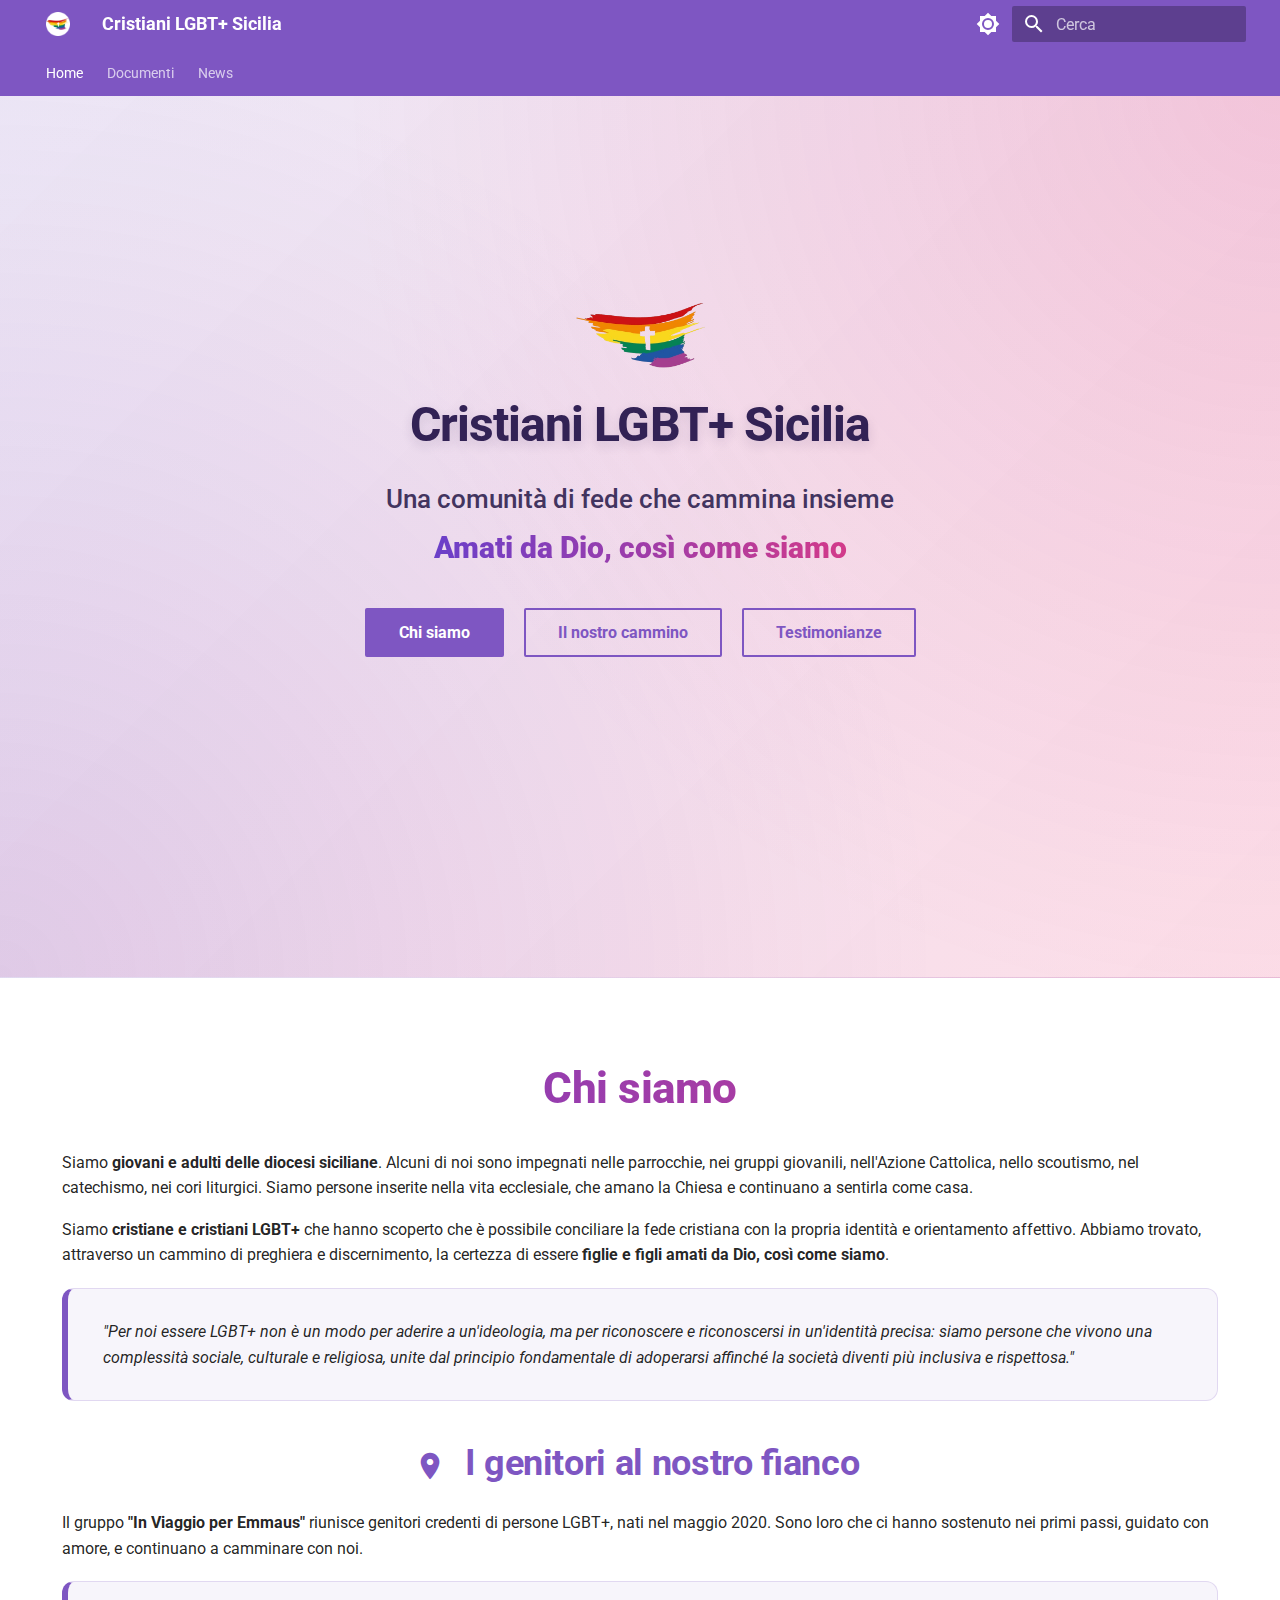
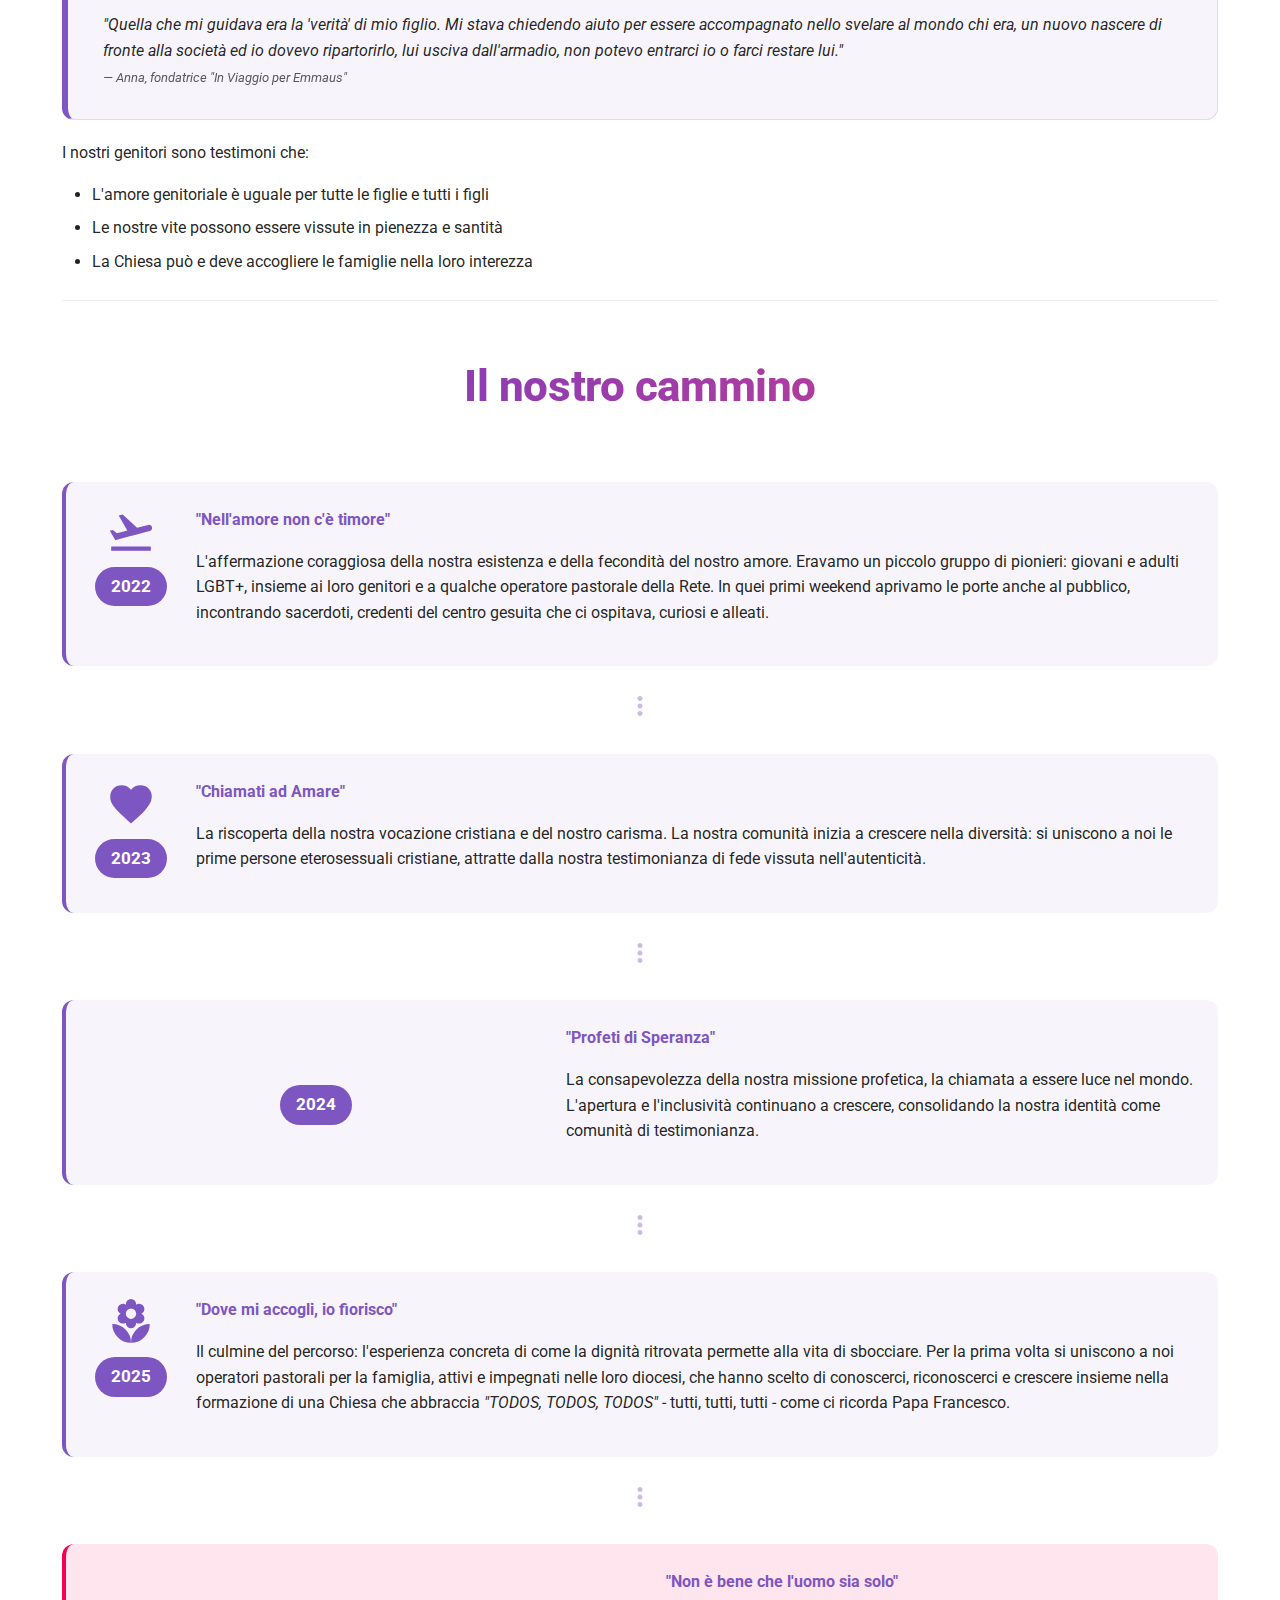
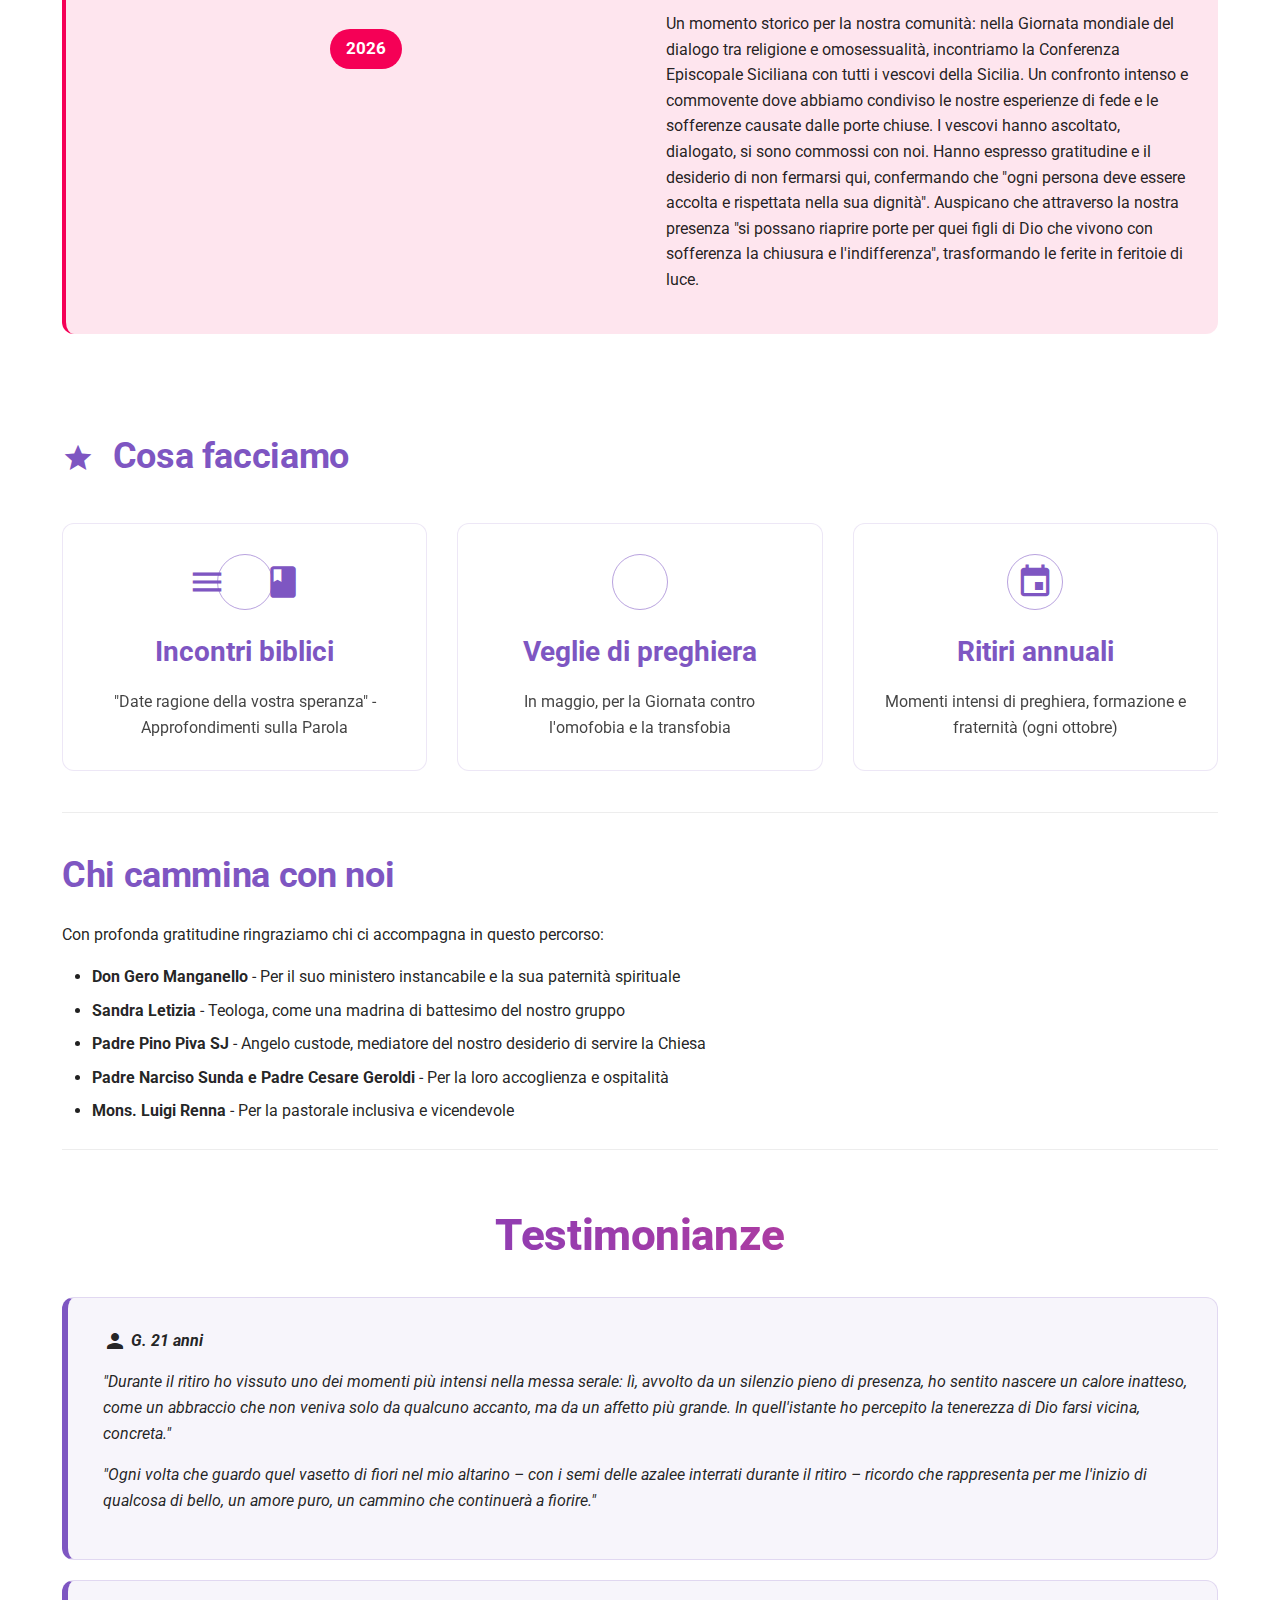
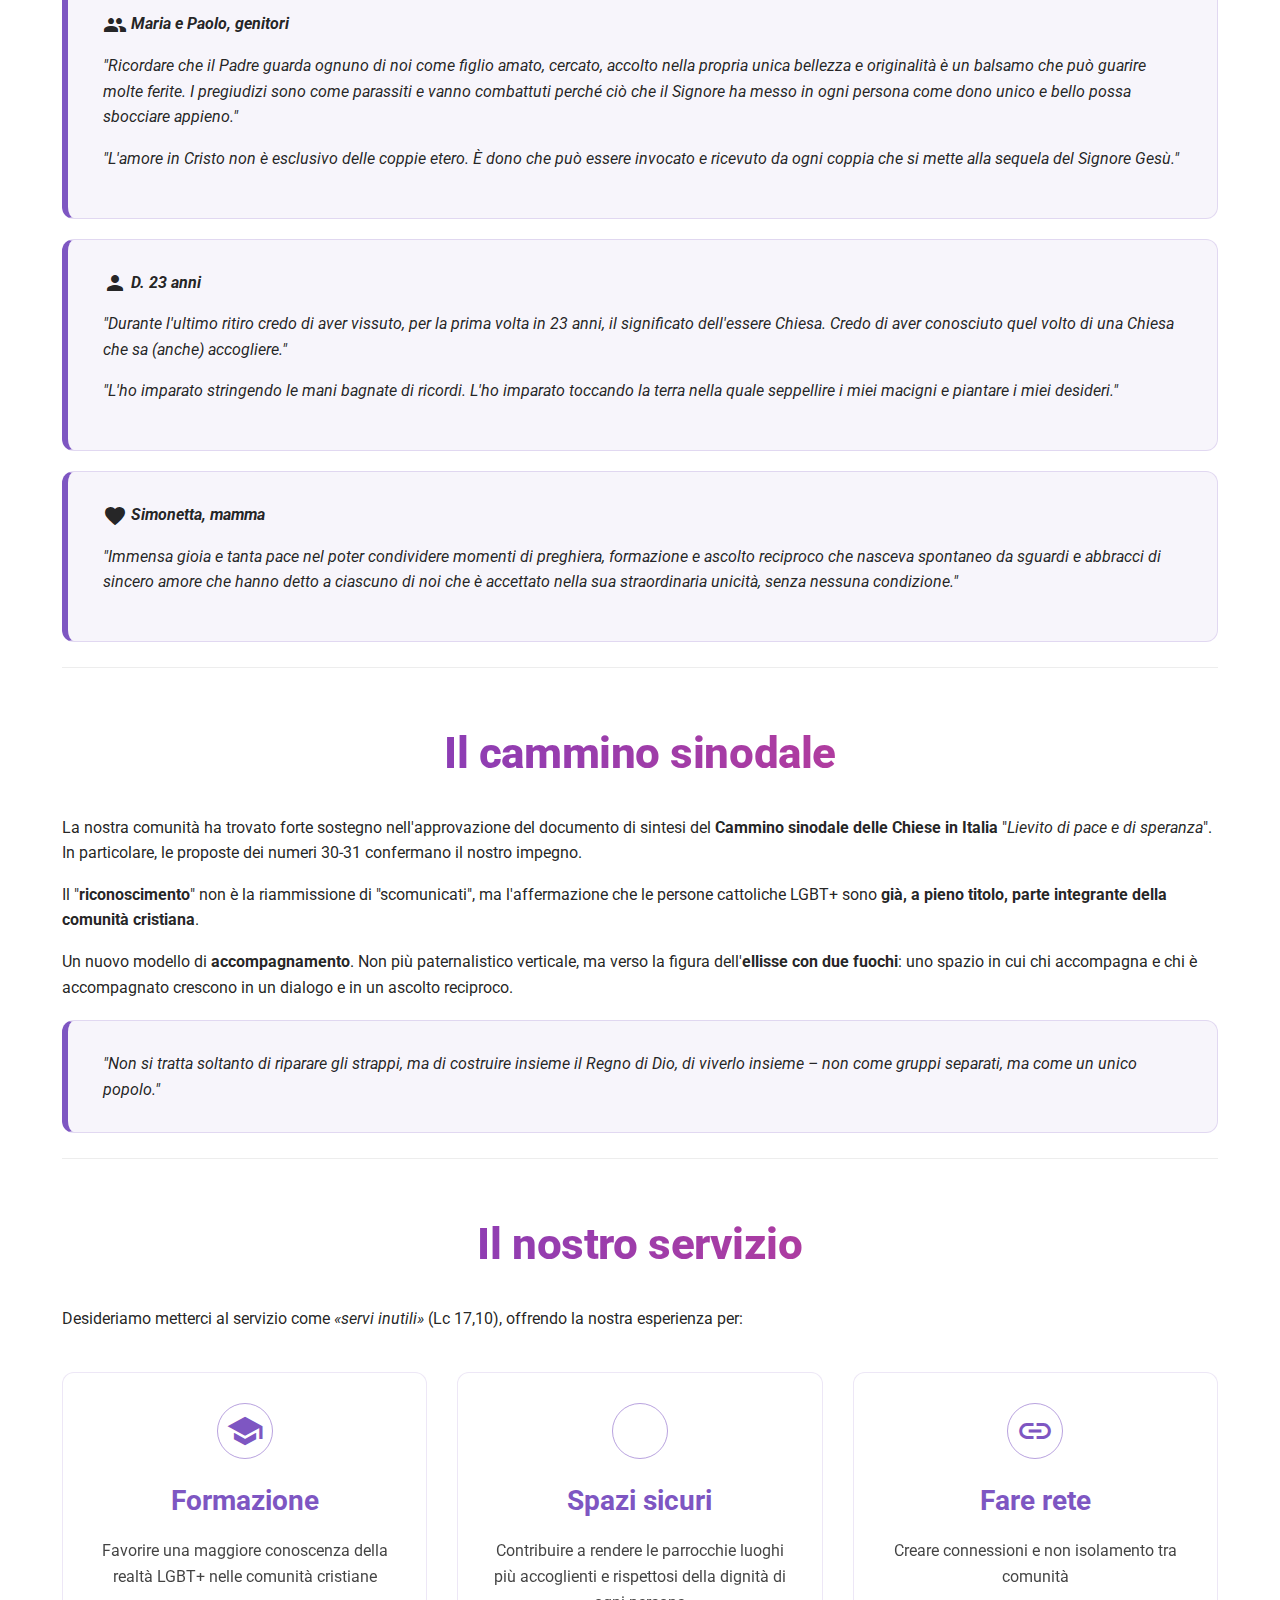
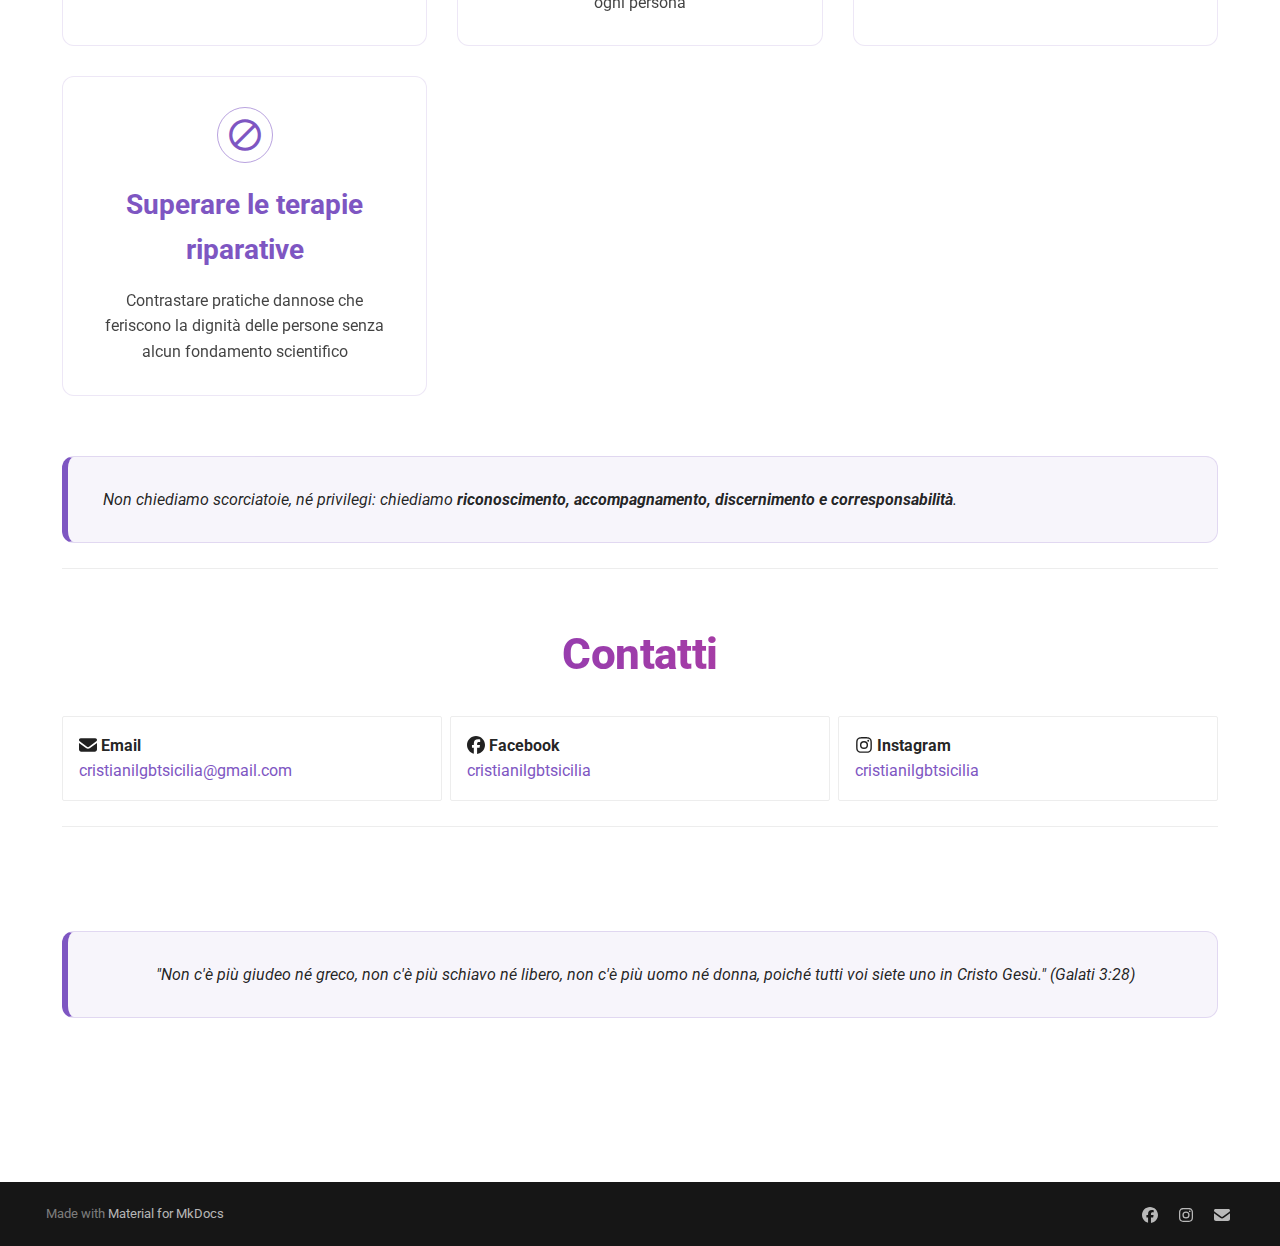
<file: index.html>
<!doctype html>
<html lang="it" class="no-js">
  <head>
    
      <meta charset="utf-8">
      <meta name="viewport" content="width=device-width,initial-scale=1">
      
        <meta name="description" content="Comunità di fede inclusiva e accogliente in Sicilia">
      
      
      
        <link rel="canonical" href="https://cristianilgbtsicilia.it/">
      
      
      
        <link rel="next" href="documenti/discorsi/cesi/">
      
      
        
      
      
      <link rel="icon" href="assets/favicon.ico">
      <meta name="generator" content="mkdocs-1.6.1, mkdocs-material-9.7.1">
    
    
      
        <title>Cristiani LGBT+ Sicilia</title>
      
    
    
      <link rel="stylesheet" href="assets/stylesheets/main.484c7ddc.min.css">
      
        
        <link rel="stylesheet" href="assets/stylesheets/palette.ab4e12ef.min.css">
      
      


    
    
      
    
    
      
        
        
        <link rel="preconnect" href="https://fonts.gstatic.com" crossorigin>
        <link rel="stylesheet" href="https://fonts.googleapis.com/css?family=Roboto:300,300i,400,400i,700,700i%7CRoboto+Mono:400,400i,700,700i&display=fallback">
        <style>:root{--md-text-font:"Roboto";--md-code-font:"Roboto Mono"}</style>
      
    
    
      <link rel="stylesheet" href="stylesheets/extra.css">
    
      <link rel="stylesheet" href="https://fonts.googleapis.com/icon?family=Material+Icons">
    
    <script>__md_scope=new URL(".",location),__md_hash=e=>[...e].reduce(((e,_)=>(e<<5)-e+_.charCodeAt(0)),0),__md_get=(e,_=localStorage,t=__md_scope)=>JSON.parse(_.getItem(t.pathname+"."+e)),__md_set=(e,_,t=localStorage,a=__md_scope)=>{try{t.setItem(a.pathname+"."+e,JSON.stringify(_))}catch(e){}}</script>
    
      

    
    
  
  <style>
    .md-main__inner {
      max-width: none !important;
      padding-left: 0 !important;
      padding-right: 0 !important;
      overflow-x: visible !important;
      grid-template-columns: 0 1fr 0 !important;
    }

    .md-main__inner .md-content,
    .md-main__inner .md-content__inner {
      max-width: none !important;
      overflow-x: visible !important;
    }

    .md-main__inner .md-content {
      grid-column: 1 / -1 !important;
    }

    .md-sidebar--primary,
    .md-sidebar--secondary {
      display: none !important;
    }
  </style>

  </head>
  
  
    
    
      
    
    
    
    
    <body dir="ltr" data-md-color-scheme="default" data-md-color-primary="deep-purple" data-md-color-accent="pink">
  
    
    <input class="md-toggle" data-md-toggle="drawer" type="checkbox" id="__drawer" autocomplete="off">
    <input class="md-toggle" data-md-toggle="search" type="checkbox" id="__search" autocomplete="off">
    <label class="md-overlay" for="__drawer"></label>
    <div data-md-component="skip">
      
    </div>
    <div data-md-component="announce">
      
    </div>
    
    
      

<header class="md-header" data-md-component="header">
  <nav class="md-header__inner md-grid" aria-label="Intestazione">
    <a href="." title="Cristiani LGBT+ Sicilia" class="md-header__button md-logo" aria-label="Cristiani LGBT+ Sicilia" data-md-component="logo">
      
  <img src="assets/favicon.png" alt="logo">

    </a>
    <label class="md-header__button md-icon" for="__drawer">
      
      <svg xmlns="http://www.w3.org/2000/svg" viewBox="0 0 24 24"><path d="M3 6h18v2H3zm0 5h18v2H3zm0 5h18v2H3z"/></svg>
    </label>
    <div class="md-header__title" data-md-component="header-title">
      <div class="md-header__ellipsis">
        <div class="md-header__topic">
          <span class="md-ellipsis">
            Cristiani LGBT+ Sicilia
          </span>
        </div>
        <div class="md-header__topic" data-md-component="header-topic">
          <span class="md-ellipsis">
            
              Home
            
          </span>
        </div>
      </div>
    </div>
    
      
        <form class="md-header__option" data-md-component="palette">
  
    
    
    
    <input class="md-option" data-md-color-media="" data-md-color-scheme="default" data-md-color-primary="deep-purple" data-md-color-accent="pink"  aria-label="Passa al tema scuro"  type="radio" name="__palette" id="__palette_0">
    
      <label class="md-header__button md-icon" title="Passa al tema scuro" for="__palette_1" hidden>
        <svg xmlns="http://www.w3.org/2000/svg" viewBox="0 0 24 24"><path d="M12 8a4 4 0 0 0-4 4 4 4 0 0 0 4 4 4 4 0 0 0 4-4 4 4 0 0 0-4-4m0 10a6 6 0 0 1-6-6 6 6 0 0 1 6-6 6 6 0 0 1 6 6 6 6 0 0 1-6 6m8-9.31V4h-4.69L12 .69 8.69 4H4v4.69L.69 12 4 15.31V20h4.69L12 23.31 15.31 20H20v-4.69L23.31 12z"/></svg>
      </label>
    
  
    
    
    
    <input class="md-option" data-md-color-media="" data-md-color-scheme="slate" data-md-color-primary="deep-purple" data-md-color-accent="pink"  aria-label="Passa al tema chiaro"  type="radio" name="__palette" id="__palette_1">
    
      <label class="md-header__button md-icon" title="Passa al tema chiaro" for="__palette_0" hidden>
        <svg xmlns="http://www.w3.org/2000/svg" viewBox="0 0 24 24"><path d="M12 18c-.89 0-1.74-.2-2.5-.55C11.56 16.5 13 14.42 13 12s-1.44-4.5-3.5-5.45C10.26 6.2 11.11 6 12 6a6 6 0 0 1 6 6 6 6 0 0 1-6 6m8-9.31V4h-4.69L12 .69 8.69 4H4v4.69L.69 12 4 15.31V20h4.69L12 23.31 15.31 20H20v-4.69L23.31 12z"/></svg>
      </label>
    
  
</form>
      
    
    
      <script>var palette=__md_get("__palette");if(palette&&palette.color){if("(prefers-color-scheme)"===palette.color.media){var media=matchMedia("(prefers-color-scheme: light)"),input=document.querySelector(media.matches?"[data-md-color-media='(prefers-color-scheme: light)']":"[data-md-color-media='(prefers-color-scheme: dark)']");palette.color.media=input.getAttribute("data-md-color-media"),palette.color.scheme=input.getAttribute("data-md-color-scheme"),palette.color.primary=input.getAttribute("data-md-color-primary"),palette.color.accent=input.getAttribute("data-md-color-accent")}for(var[key,value]of Object.entries(palette.color))document.body.setAttribute("data-md-color-"+key,value)}</script>
    
    
    
      
      
        <label class="md-header__button md-icon" for="__search">
          
          <svg xmlns="http://www.w3.org/2000/svg" viewBox="0 0 24 24"><path d="M9.5 3A6.5 6.5 0 0 1 16 9.5c0 1.61-.59 3.09-1.56 4.23l.27.27h.79l5 5-1.5 1.5-5-5v-.79l-.27-.27A6.52 6.52 0 0 1 9.5 16 6.5 6.5 0 0 1 3 9.5 6.5 6.5 0 0 1 9.5 3m0 2C7 5 5 7 5 9.5S7 14 9.5 14 14 12 14 9.5 12 5 9.5 5"/></svg>
        </label>
        <div class="md-search" data-md-component="search" role="dialog">
  <label class="md-search__overlay" for="__search"></label>
  <div class="md-search__inner" role="search">
    <form class="md-search__form" name="search">
      <input type="text" class="md-search__input" name="query" aria-label="Cerca" placeholder="Cerca" autocapitalize="off" autocorrect="off" autocomplete="off" spellcheck="false" data-md-component="search-query" required>
      <label class="md-search__icon md-icon" for="__search">
        
        <svg xmlns="http://www.w3.org/2000/svg" viewBox="0 0 24 24"><path d="M9.5 3A6.5 6.5 0 0 1 16 9.5c0 1.61-.59 3.09-1.56 4.23l.27.27h.79l5 5-1.5 1.5-5-5v-.79l-.27-.27A6.52 6.52 0 0 1 9.5 16 6.5 6.5 0 0 1 3 9.5 6.5 6.5 0 0 1 9.5 3m0 2C7 5 5 7 5 9.5S7 14 9.5 14 14 12 14 9.5 12 5 9.5 5"/></svg>
        
        <svg xmlns="http://www.w3.org/2000/svg" viewBox="0 0 24 24"><path d="M20 11v2H8l5.5 5.5-1.42 1.42L4.16 12l7.92-7.92L13.5 5.5 8 11z"/></svg>
      </label>
      <nav class="md-search__options" aria-label="Cerca">
        
        <button type="reset" class="md-search__icon md-icon" title="Cancella" aria-label="Cancella" tabindex="-1">
          
          <svg xmlns="http://www.w3.org/2000/svg" viewBox="0 0 24 24"><path d="M19 6.41 17.59 5 12 10.59 6.41 5 5 6.41 10.59 12 5 17.59 6.41 19 12 13.41 17.59 19 19 17.59 13.41 12z"/></svg>
        </button>
      </nav>
      
    </form>
    <div class="md-search__output">
      <div class="md-search__scrollwrap" tabindex="0" data-md-scrollfix>
        <div class="md-search-result" data-md-component="search-result">
          <div class="md-search-result__meta">
            Inizializza la ricerca
          </div>
          <ol class="md-search-result__list" role="presentation"></ol>
        </div>
      </div>
    </div>
  </div>
</div>
      
    
    
  </nav>
  
</header>
    
    <div class="md-container" data-md-component="container">
      
      
  
        
          
            
<nav class="md-tabs" aria-label="Tabs" data-md-component="tabs">
  <div class="md-grid">
    <ul class="md-tabs__list">
      
        
  
  
  
    
  
  
    <li class="md-tabs__item md-tabs__item--active">
      <a href="." class="md-tabs__link">
        
  
  
    
  
  Home

      </a>
    </li>
  

      
        
  
  
  
  
    
    
      
  
  
  
  
    
    
      <li class="md-tabs__item">
        <a href="documenti/discorsi/cesi/" class="md-tabs__link">
          
  
  
  Documenti

        </a>
      </li>
    
  

    
  

      
        
  
  
  
  
    
    
      <li class="md-tabs__item">
        <a href="news/" class="md-tabs__link">
          
  
  
  News

        </a>
      </li>
    
  

      
    </ul>
  </div>
</nav>
          
        
      

      <main class="md-main" data-md-component="main">
        <div class="md-main__inner md-grid">
          
            
              
                
              
              <div class="md-sidebar md-sidebar--primary" data-md-component="sidebar" data-md-type="navigation" hidden>
                <div class="md-sidebar__scrollwrap">
                  <div class="md-sidebar__inner">
                    


  


<nav class="md-nav md-nav--primary md-nav--lifted" aria-label="Navigazione" data-md-level="0">
  <label class="md-nav__title" for="__drawer">
    <a href="." title="Cristiani LGBT+ Sicilia" class="md-nav__button md-logo" aria-label="Cristiani LGBT+ Sicilia" data-md-component="logo">
      
  <img src="assets/favicon.png" alt="logo">

    </a>
    Cristiani LGBT+ Sicilia
  </label>
  
  <ul class="md-nav__list" data-md-scrollfix>
    
      
      
  
  
    
  
  
  
    <li class="md-nav__item md-nav__item--active">
      
      <input class="md-nav__toggle md-toggle" type="checkbox" id="__toc">
      
      
      
      <a href="." class="md-nav__link md-nav__link--active">
        
  
  
  <span class="md-ellipsis">
    
  
    Home
  

    
  </span>
  
  

      </a>
      
    </li>
  

    
      
      
  
  
  
  
    
    
    
    
      
      
    
    
    <li class="md-nav__item md-nav__item--nested">
      
        
        
        <input class="md-nav__toggle md-toggle " type="checkbox" id="__nav_2" >
        
          
          <label class="md-nav__link" for="__nav_2" id="__nav_2_label" tabindex="0">
            
  
  
  <span class="md-ellipsis">
    
  
    Documenti
  

    
  </span>
  
  

            <span class="md-nav__icon md-icon"></span>
          </label>
        
        <nav class="md-nav" data-md-level="1" aria-labelledby="__nav_2_label" aria-expanded="false">
          <label class="md-nav__title" for="__nav_2">
            <span class="md-nav__icon md-icon"></span>
            
  
    Documenti
  

          </label>
          <ul class="md-nav__list" data-md-scrollfix>
            
              
                
  
  
  
  
    
    
    
    
      
      
    
    
    <li class="md-nav__item md-nav__item--nested">
      
        
        
        <input class="md-nav__toggle md-toggle " type="checkbox" id="__nav_2_1" >
        
          
          <label class="md-nav__link" for="__nav_2_1" id="__nav_2_1_label" tabindex="0">
            
  
  
  <span class="md-ellipsis">
    
  
    Discorsi
  

    
  </span>
  
  

            <span class="md-nav__icon md-icon"></span>
          </label>
        
        <nav class="md-nav" data-md-level="2" aria-labelledby="__nav_2_1_label" aria-expanded="false">
          <label class="md-nav__title" for="__nav_2_1">
            <span class="md-nav__icon md-icon"></span>
            
  
    Discorsi
  

          </label>
          <ul class="md-nav__list" data-md-scrollfix>
            
              
                
  
  
  
  
    <li class="md-nav__item">
      <a href="documenti/discorsi/cesi/" class="md-nav__link">
        
  
  
  <span class="md-ellipsis">
    
  
    Cesi
  

    
  </span>
  
  

      </a>
    </li>
  

              
            
          </ul>
        </nav>
      
    </li>
  

              
            
              
                
  
  
  
  
    
    
    
    
      
      
    
    
    <li class="md-nav__item md-nav__item--nested">
      
        
        
        <input class="md-nav__toggle md-toggle " type="checkbox" id="__nav_2_2" >
        
          
          <label class="md-nav__link" for="__nav_2_2" id="__nav_2_2_label" tabindex="0">
            
  
  
  <span class="md-ellipsis">
    
  
    Libretti
  

    
  </span>
  
  

            <span class="md-nav__icon md-icon"></span>
          </label>
        
        <nav class="md-nav" data-md-level="2" aria-labelledby="__nav_2_2_label" aria-expanded="false">
          <label class="md-nav__title" for="__nav_2_2">
            <span class="md-nav__icon md-icon"></span>
            
  
    Libretti
  

          </label>
          <ul class="md-nav__list" data-md-scrollfix>
            
              
                
  
  
  
  
    
    
    
    
      
      
    
    
    <li class="md-nav__item md-nav__item--nested">
      
        
        
        <input class="md-nav__toggle md-toggle " type="checkbox" id="__nav_2_2_1" >
        
          
          <label class="md-nav__link" for="__nav_2_2_1" id="__nav_2_2_1_label" tabindex="0">
            
  
  
  <span class="md-ellipsis">
    
  
    Ritiri
  

    
  </span>
  
  

            <span class="md-nav__icon md-icon"></span>
          </label>
        
        <nav class="md-nav" data-md-level="3" aria-labelledby="__nav_2_2_1_label" aria-expanded="false">
          <label class="md-nav__title" for="__nav_2_2_1">
            <span class="md-nav__icon md-icon"></span>
            
  
    Ritiri
  

          </label>
          <ul class="md-nav__list" data-md-scrollfix>
            
              
                
  
  
  
  
    <li class="md-nav__item">
      <a href="documenti/libretti/ritiri/2025/" class="md-nav__link">
        
  
  
  <span class="md-ellipsis">
    
  
    2025
  

    
  </span>
  
  

      </a>
    </li>
  

              
            
          </ul>
        </nav>
      
    </li>
  

              
            
          </ul>
        </nav>
      
    </li>
  

              
            
          </ul>
        </nav>
      
    </li>
  

    
      
      
  
  
  
  
    
    
    
    
      
      
    
    
    <li class="md-nav__item md-nav__item--nested">
      
        
        
        <input class="md-nav__toggle md-toggle " type="checkbox" id="__nav_3" >
        
          
          <label class="md-nav__link" for="__nav_3" id="__nav_3_label" tabindex="0">
            
  
  
  <span class="md-ellipsis">
    
  
    News
  

    
  </span>
  
  

            <span class="md-nav__icon md-icon"></span>
          </label>
        
        <nav class="md-nav" data-md-level="1" aria-labelledby="__nav_3_label" aria-expanded="false">
          <label class="md-nav__title" for="__nav_3">
            <span class="md-nav__icon md-icon"></span>
            
  
    News
  

          </label>
          <ul class="md-nav__list" data-md-scrollfix>
            
              
                
  
  
  
    
  
  
    <li class="md-nav__item">
      <a href="news/" class="md-nav__link">
        
  
  
  <span class="md-ellipsis">
    
  
    Aggiornamenti
  

    
  </span>
  
  

      </a>
    </li>
  

              
            
              
                
  
  
  
  
    
    
    
    
      
      
    
    
    <li class="md-nav__item md-nav__item--nested">
      
        
        
        <input class="md-nav__toggle md-toggle " type="checkbox" id="__nav_3_2" >
        
          
          <label class="md-nav__link" for="__nav_3_2" id="__nav_3_2_label" tabindex="0">
            
  
  
  <span class="md-ellipsis">
    
  
    Archivio
  

    
  </span>
  
  

            <span class="md-nav__icon md-icon"></span>
          </label>
        
        <nav class="md-nav" data-md-level="2" aria-labelledby="__nav_3_2_label" aria-expanded="false">
          <label class="md-nav__title" for="__nav_3_2">
            <span class="md-nav__icon md-icon"></span>
            
  
    Archivio
  

          </label>
          <ul class="md-nav__list" data-md-scrollfix>
            
              
                
  
  
  
    
  
  
    <li class="md-nav__item">
      <a href="news/archive/2026/" class="md-nav__link">
        
  
  
  <span class="md-ellipsis">
    
  
    2026
  

    
  </span>
  
  

      </a>
    </li>
  

              
            
          </ul>
        </nav>
      
    </li>
  

              
            
          </ul>
        </nav>
      
    </li>
  

    
  </ul>
</nav>
                  </div>
                </div>
              </div>
            
            
              
                
              
              <div class="md-sidebar md-sidebar--secondary" data-md-component="sidebar" data-md-type="toc" hidden>
                <div class="md-sidebar__scrollwrap">
                  <div class="md-sidebar__inner">
                    

<nav class="md-nav md-nav--secondary" aria-label="Indice">
  
  
  
  
</nav>
                  </div>
                </div>
              </div>
            
          
          
            <div class="md-content" data-md-component="content">
              
              <article class="md-content__inner md-typeset">
                
  <div class="md-content home-md-content" style="margin-top: -75px; padding-top: 0; max-width: none;">
    <div class="md-content__inner md-typeset" style="padding-top: 0; margin-top: 0; max-width: none;">
      <div class="hero-section" style="position: relative; z-index: 0; margin-top: -1px; border-top: none;">
        <div class="hero-content">
          <div class="hero-icon" aria-hidden="true">
            <img class="hero-icon-svg" src="assets/transparent-logo.png" alt="Sicilia arcobaleno con croce">
          </div>
          <h1 class="hero-title">Cristiani LGBT+ Sicilia</h1>
          
          <p class="hero-subtitle">
            Una comunità di fede che cammina insieme<br>
            <strong>Amati da Dio, così come siamo</strong>
          </p>

          <p class="hero-cta">
            <a href="#chi-siamo" class="md-button md-button--primary">Chi siamo</a>
            <a href="#il-nostro-cammino" class="md-button">Il nostro cammino</a>
            <a href="#testimonianze" class="md-button">Testimonianze</a>
          </p>
        </div>
      </div>

      <div class="home-main-content">
        <h2 id="chi-siamo" class="custom-h2"> Chi siamo</h2>

<p>Siamo <strong>giovani e adulti delle diocesi siciliane</strong>. Alcuni di noi sono impegnati nelle parrocchie, nei gruppi giovanili, nell'Azione Cattolica, nello scoutismo, nel catechismo, nei cori liturgici. Siamo persone inserite nella vita ecclesiale, che amano la Chiesa e continuano a sentirla come casa.</p>
<p>Siamo <strong>cristiane e cristiani LGBT+</strong> che hanno scoperto che è possibile conciliare la fede cristiana con la propria identità e orientamento affettivo. Abbiamo trovato, attraverso un cammino di preghiera e discernimento, la certezza di essere <strong>figlie e figli amati da Dio, così come siamo</strong>.</p>
<div class="quote-box">
"Per noi essere LGBT+ non è un modo per aderire a un'ideologia, ma per riconoscere e riconoscersi in un'identità precisa: siamo persone che vivono una complessità sociale, culturale e religiosa, unite dal principio fondamentale di adoperarsi affinché la società diventi più inclusiva e rispettosa."
</div>

<h3 id="i-genitori-al-nostro-fianco" class="custom-h3"><i class="material-icons">family_restroom</i> I genitori al nostro fianco</h3>

<p>Il gruppo <strong>"In Viaggio per Emmaus"</strong> riunisce genitori credenti di persone LGBT+, nati nel maggio 2020. Sono loro che ci hanno sostenuto nei primi passi, guidato con amore, e continuano a camminare con noi.</p>
<div class="quote-box">
"Quella che mi guidava era la 'verità' di mio figlio. Mi stava chiedendo aiuto per essere accompagnato nello svelare al mondo chi era, un nuovo nascere di fronte alla società ed io dovevo ripartorirlo, lui usciva dall'armadio, non potevo entrarci io o farci restare lui."<br>
<small>— Anna, fondatrice "In Viaggio per Emmaus"</small>
</div>

<p>I nostri genitori sono testimoni che:</p>
<ul>
<li>L'amore genitoriale è uguale per tutte le figlie e tutti i figli</li>
<li>Le nostre vite possono essere vissute in pienezza e santità</li>
<li>La Chiesa può e deve accogliere le famiglie nella loro interezza</li>
</ul>
<hr />
<h2 id="il-nostro-cammino" class="custom-h2"> Il nostro cammino</h2>

<div class="growth-story">

<div class="growth-phase">
  <div class="growth-icon-year">
    <i class="material-icons">flight_takeoff</i>
    <span class="year-badge">2022</span>
  </div>
  <div class="growth-narrative">
    <strong>"Nell'amore non c'è timore"</strong>
    <p>L'affermazione coraggiosa della nostra esistenza e della fecondità del nostro amore. Eravamo un piccolo gruppo di pionieri: giovani e adulti LGBT+, insieme ai loro genitori e a qualche operatore pastorale della Rete. In quei primi weekend aprivamo le porte anche al pubblico, incontrando sacerdoti, credenti del centro gesuita che ci ospitava, curiosi e alleati.</p>
  </div>
</div>

<div class="growth-separator">
  <i class="material-icons">more_vert</i>
</div>

<div class="growth-phase">
  <div class="growth-icon-year">
    <i class="material-icons">favorite</i>
    <span class="year-badge">2023</span>
  </div>
  <div class="growth-narrative">
    <strong>"Chiamati ad Amare"</strong>
    <p>La riscoperta della nostra vocazione cristiana e del nostro carisma. La nostra comunità inizia a crescere nella diversità: si uniscono a noi le prime persone eterosessuali cristiane, attratte dalla nostra testimonianza di fede vissuta nell'autenticità.</p>
  </div>
</div>

<div class="growth-separator">
  <i class="material-icons">more_vert</i>
</div>

<div class="growth-phase">
  <div class="growth-icon-year">
    <i class="material-icons">lightbulb</i>
    <span class="year-badge">2024</span>
  </div>
  <div class="growth-narrative">
    <strong>"Profeti di Speranza"</strong>
    <p>La consapevolezza della nostra missione profetica, la chiamata a essere luce nel mondo. L'apertura e l'inclusività continuano a crescere, consolidando la nostra identità come comunità di testimonianza.</p>
  </div>
</div>

<div class="growth-separator">
  <i class="material-icons">more_vert</i>
</div>

<div class="growth-phase">
  <div class="growth-icon-year">
    <i class="material-icons">local_florist</i>
    <span class="year-badge">2025</span>
  </div>
  <div class="growth-narrative">
    <strong>"Dove mi accogli, io fiorisco"</strong>
    <p>Il culmine del percorso: l'esperienza concreta di come la dignità ritrovata permette alla vita di sbocciare. Per la prima volta si uniscono a noi operatori pastorali per la famiglia, attivi e impegnati nelle loro diocesi, che hanno scelto di conoscerci, riconoscerci e crescere insieme nella formazione di una Chiesa che abbraccia <em>"TODOS, TODOS, TODOS"</em> - tutti, tutti, tutti - come ci ricorda Papa Francesco.</p>
  </div>
</div>

<div class="growth-separator">
  <i class="material-icons">more_vert</i>
</div>

<div class="growth-phase growth-phase-highlight">
  <div class="growth-icon-year">
    <i class="material-icons">celebration</i>
    <span class="year-badge">2026</span>
  </div>
  <div class="growth-narrative">
    <strong>"Non è bene che l'uomo sia solo"</strong>
    <p>Un momento storico per la nostra comunità: nella Giornata mondiale del dialogo tra religione e omosessualità, incontriamo la Conferenza Episcopale Siciliana con tutti i vescovi della Sicilia. Un confronto intenso e commovente dove abbiamo condiviso le nostre esperienze di fede e le sofferenze causate dalle porte chiuse. I vescovi hanno ascoltato, dialogato, si sono commossi con noi. Hanno espresso gratitudine e il desiderio di non fermarsi qui, confermando che "ogni persona deve essere accolta e rispettata nella sua dignità". Auspicano che attraverso la nostra presenza "si possano riaprire porte per quei figli di Dio che vivono con sofferenza la chiusura e l'indifferenza", trasformando le ferite in feritoie di luce.</p>
  </div>
</div>

</div>

<h3 id="cosa-facciamo" class="custom-h3"><i class="material-icons">star</i> Cosa facciamo</h3>

<div class="mission-grid">

<div class="mission-card">
  <div class="mission-icon">
    <i class="material-icons">menu_book</i>
  </div>
  <div class="mission-title">Incontri biblici</div>
  <div class="mission-description">"Date ragione della vostra speranza" - Approfondimenti sulla Parola</div>
</div>

<div class="mission-card">
  <div class="mission-icon">
    <i class="material-icons">lightbulb</i>
  </div>
  <div class="mission-title">Veglie di preghiera</div>
  <div class="mission-description">In maggio, per la Giornata contro l'omofobia e la transfobia</div>
</div>

<div class="mission-card">
  <div class="mission-icon">
    <i class="material-icons">event</i>
  </div>
  <div class="mission-title">Ritiri annuali</div>
  <div class="mission-description">Momenti intensi di preghiera, formazione e fraternità (ogni ottobre)</div>
</div>

</div>

<hr />
<h3 id="i-nostri-accompagnatori" class="custom-h3"> Chi cammina con noi</h3>

<p>Con profonda gratitudine ringraziamo chi ci accompagna in questo percorso:</p>
<ul>
<li><strong>Don Gero Manganello</strong> - Per il suo ministero instancabile e la sua paternità spirituale</li>
<li><strong>Sandra Letizia</strong> - Teologa, come una madrina di battesimo del nostro gruppo</li>
<li><strong>Padre Pino Piva SJ</strong> - Angelo custode, mediatore del nostro desiderio di servire la Chiesa</li>
<li><strong>Padre Narciso Sunda e Padre Cesare Geroldi</strong> - Per la loro accoglienza e ospitalità</li>
<li><strong>Mons. Luigi Renna</strong> - Per la pastorale inclusiva e vicendevole</li>
</ul>
<hr />
<h2 id="testimonianze" class="custom-h2"> Testimonianze</h2>

<div class="testimony-card">
<strong><i class="material-icons" style="vertical-align: middle; font-size: 1.2rem;">person</i> G. 21 anni</strong>

<p><em>"Durante il ritiro ho vissuto uno dei momenti più intensi nella messa serale: lì, avvolto da un silenzio pieno di presenza, ho sentito nascere un calore inatteso, come un abbraccio che non veniva solo da qualcuno accanto, ma da un affetto più grande. In quell'istante ho percepito la tenerezza di Dio farsi vicina, concreta."</em></p>

<p><em>"Ogni volta che guardo quel vasetto di fiori nel mio altarino – con i semi delle azalee interrati durante il ritiro – ricordo che rappresenta per me l'inizio di qualcosa di bello, un amore puro, un cammino che continuerà a fiorire."</em></p>
</div>

<div class="testimony-card">
<strong><i class="material-icons" style="vertical-align: middle; font-size: 1.2rem;">group</i> Maria e Paolo, genitori</strong>

<p><em>"Ricordare che il Padre guarda ognuno di noi come figlio amato, cercato, accolto nella propria unica bellezza e originalità è un balsamo che può guarire molte ferite. I pregiudizi sono come parassiti e vanno combattuti perché ciò che il Signore ha messo in ogni persona come dono unico e bello possa sbocciare appieno."</em></p>

<p><em>"L'amore in Cristo non è esclusivo delle coppie etero. È dono che può essere invocato e ricevuto da ogni coppia che si mette alla sequela del Signore Gesù."</em></p>
</div>

<div class="testimony-card">
<strong><i class="material-icons" style="vertical-align: middle; font-size: 1.2rem;">person</i> D. 23 anni</strong>

<p><em>"Durante l'ultimo ritiro credo di aver vissuto, per la prima volta in 23 anni, il significato dell'essere Chiesa. Credo di aver conosciuto quel volto di una Chiesa che sa (anche) accogliere."</em></p>

<p><em>"L'ho imparato stringendo le mani bagnate di ricordi. L'ho imparato toccando la terra nella quale seppellire i miei macigni e piantare i miei desideri."</em></p>
</div>

<div class="testimony-card">
<strong><i class="material-icons" style="vertical-align: middle; font-size: 1.2rem;">favorite</i> Simonetta, mamma</strong>

<p><em>"Immensa gioia e tanta pace nel poter condividere momenti di preghiera, formazione e ascolto reciproco che nasceva spontaneo da sguardi e abbracci di sincero amore che hanno detto a ciascuno di noi che è accettato nella sua straordinaria unicità, senza nessuna condizione."</em></p>
</div>

<hr />
<h2 id="il-cammino-sinodale" class="custom-h2"> Il cammino sinodale</h2>
<p>La nostra comunità ha trovato forte sostegno nell'approvazione del documento di sintesi del <strong>Cammino sinodale delle Chiese in Italia</strong> "<em>Lievito di pace e di speranza</em>". In particolare, le proposte dei numeri 30-31 confermano il nostro impegno.</p>
<p>Il "<strong>riconoscimento</strong>" non è la riammissione di "scomunicati", ma l'affermazione che le persone cattoliche LGBT+ sono <strong>già, a pieno titolo, parte integrante della comunità cristiana</strong>.</p>
<p>Un nuovo modello di <strong>accompagnamento</strong>. Non più paternalistico verticale, ma verso la figura dell'<strong>ellisse con due fuochi</strong>: uno spazio in cui chi accompagna e chi è accompagnato crescono in un dialogo e in un ascolto reciproco.</p>
<div class="quote-box">
"Non si tratta soltanto di riparare gli strappi, ma di costruire insieme il Regno di Dio, di viverlo insieme – non come gruppi separati, ma come un unico popolo."
</div>

<hr />
<h2 id="il-nostro-servizio" class="custom-h2"> Il nostro servizio</h2>

<p>Desideriamo metterci al servizio come <em>«servi inutili»</em> (Lc 17,10), offrendo la nostra esperienza per:</p>
<div class="mission-grid">

<div class="mission-card">
  <div class="mission-icon">
    <i class="material-icons">school</i>
  </div>
  <div class="mission-title">Formazione</div>
  <div class="mission-description">Favorire una maggiore conoscenza della realtà LGBT+ nelle comunità cristiane</div>
</div>

<div class="mission-card">
  <div class="mission-icon">
    <i class="material-icons">shield</i>
  </div>
  <div class="mission-title">Spazi sicuri</div>
  <div class="mission-description">Contribuire a rendere le parrocchie luoghi più accoglienti e rispettosi della dignità di ogni persona</div>
</div>

<div class="mission-card">
  <div class="mission-icon">
    <i class="material-icons">link</i>
  </div>
  <div class="mission-title">Fare rete</div>
  <div class="mission-description">Creare connessioni e non isolamento tra comunità</div>
</div>

<div class="mission-card">
  <div class="mission-icon">
    <i class="material-icons">block</i>
  </div>
  <div class="mission-title">Superare le terapie riparative</div>
  <div class="mission-description">Contrastare pratiche dannose che feriscono la dignità delle persone senza alcun fondamento scientifico</div>
</div>

</div>

<div class="quote-box" style="margin-top: 3rem;">
Non chiediamo scorciatoie, né privilegi: chiediamo <strong>riconoscimento, accompagnamento, discernimento e corresponsabilità</strong>.
</div>

<hr />
<h2 id="contatti" class="custom-h2"> Contatti</h2>

<div class="grid">
<p class="card"><span class="twemoji"><svg xmlns="http://www.w3.org/2000/svg" viewBox="0 0 512 512"><!--! Font Awesome Free 7.1.0 by @fontawesome - https://fontawesome.com License - https://fontawesome.com/license/free (Icons: CC BY 4.0, Fonts: SIL OFL 1.1, Code: MIT License) Copyright 2025 Fonticons, Inc.--><path d="M48 64C21.5 64 0 85.5 0 112c0 15.1 7.1 29.3 19.2 38.4l208 156a48 48 0 0 0 57.6 0l208-156c12.1-9.1 19.2-23.3 19.2-38.4 0-26.5-21.5-48-48-48zM0 196v188c0 35.3 28.7 64 64 64h384c35.3 0 64-28.7 64-64V196L313.6 344.8c-34.1 25.6-81.1 25.6-115.2 0z"/></svg></span> <strong>Email</strong><br />
<a href="mailto:cristianilgbtsicilia@gmail.com">cristianilgbtsicilia@gmail.com</a></p>
<p class="card"><span class="twemoji"><svg xmlns="http://www.w3.org/2000/svg" viewBox="0 0 512 512"><!--! Font Awesome Free 7.1.0 by @fontawesome - https://fontawesome.com License - https://fontawesome.com/license/free (Icons: CC BY 4.0, Fonts: SIL OFL 1.1, Code: MIT License) Copyright 2025 Fonticons, Inc.--><path d="M512 256C512 114.6 397.4 0 256 0S0 114.6 0 256c0 120 82.7 220.8 194.2 248.5V334.2h-52.8V256h52.8v-33.7c0-87.1 39.4-127.5 125-127.5 16.2 0 44.2 3.2 55.7 6.4V172c-6-.6-16.5-1-29.6-1-42 0-58.2 15.9-58.2 57.2V256h83.6l-14.4 78.2H287v175.9C413.8 494.8 512 386.9 512 256"/></svg></span> <strong>Facebook</strong><br />
<a href="https://www.facebook.com/cristianilgbtsicilia">cristianilgbtsicilia</a></p>
<p class="card"><span class="twemoji"><svg xmlns="http://www.w3.org/2000/svg" viewBox="0 0 448 512"><!--! Font Awesome Free 7.1.0 by @fontawesome - https://fontawesome.com License - https://fontawesome.com/license/free (Icons: CC BY 4.0, Fonts: SIL OFL 1.1, Code: MIT License) Copyright 2025 Fonticons, Inc.--><path d="M224.3 141a115 115 0 1 0-.6 230 115 115 0 1 0 .6-230m-.6 40.4a74.6 74.6 0 1 1 .6 149.2 74.6 74.6 0 1 1-.6-149.2m93.4-45.1a26.8 26.8 0 1 1 53.6 0 26.8 26.8 0 1 1-53.6 0m129.7 27.2c-1.7-35.9-9.9-67.7-36.2-93.9-26.2-26.2-58-34.4-93.9-36.2-37-2.1-147.9-2.1-184.9 0-35.8 1.7-67.6 9.9-93.9 36.1s-34.4 58-36.2 93.9c-2.1 37-2.1 147.9 0 184.9 1.7 35.9 9.9 67.7 36.2 93.9s58 34.4 93.9 36.2c37 2.1 147.9 2.1 184.9 0 35.9-1.7 67.7-9.9 93.9-36.2 26.2-26.2 34.4-58 36.2-93.9 2.1-37 2.1-147.8 0-184.8M399 388c-7.8 19.6-22.9 34.7-42.6 42.6-29.5 11.7-99.5 9-132.1 9s-102.7 2.6-132.1-9c-19.6-7.8-34.7-22.9-42.6-42.6-11.7-29.5-9-99.5-9-132.1s-2.6-102.7 9-132.1c7.8-19.6 22.9-34.7 42.6-42.6 29.5-11.7 99.5-9 132.1-9s102.7-2.6 132.1 9c19.6 7.8 34.7 22.9 42.6 42.6 11.7 29.5 9 99.5 9 132.1s2.7 102.7-9 132.1"/></svg></span> <strong>Instagram</strong><br />
<a href="https://www.instagram.com/cristianilgbtsicilia">cristianilgbtsicilia</a></p>
</div>
<hr />
<div style="text-align: center; padding: 3rem 0;">
<div class="quote-box">

"Non c'è più giudeo né greco, non c'è più schiavo né libero,  
non c'è più uomo né donna, poiché tutti voi siete uno in Cristo Gesù."

(Galati 3:28)

</div>
</div>
      </div>
    </div>
  </div>

              </article>
            </div>
          
          
<script>var target=document.getElementById(location.hash.slice(1));target&&target.name&&(target.checked=target.name.startsWith("__tabbed_"))</script>
        </div>
        
          <button type="button" class="md-top md-icon" data-md-component="top" hidden>
  
  <svg xmlns="http://www.w3.org/2000/svg" viewBox="0 0 24 24"><path d="M13 20h-2V8l-5.5 5.5-1.42-1.42L12 4.16l7.92 7.92-1.42 1.42L13 8z"/></svg>
  Torna su
</button>
        
      </main>
      
        <footer class="md-footer">
  
  <div class="md-footer-meta md-typeset">
    <div class="md-footer-meta__inner md-grid">
      <div class="md-copyright">
  
  
    Made with
    <a href="https://squidfunk.github.io/mkdocs-material/" target="_blank" rel="noopener">
      Material for MkDocs
    </a>
  
</div>
      
        
<div class="md-social">
  
    
    
    
    
    <a href="https://www.facebook.com/cristianilgbtsicilia" target="_blank" rel="noopener" title="Seguici su Facebook" class="md-social__link">
      <svg xmlns="http://www.w3.org/2000/svg" viewBox="0 0 512 512"><!--! Font Awesome Free 7.1.0 by @fontawesome - https://fontawesome.com License - https://fontawesome.com/license/free (Icons: CC BY 4.0, Fonts: SIL OFL 1.1, Code: MIT License) Copyright 2025 Fonticons, Inc.--><path d="M512 256C512 114.6 397.4 0 256 0S0 114.6 0 256c0 120 82.7 220.8 194.2 248.5V334.2h-52.8V256h52.8v-33.7c0-87.1 39.4-127.5 125-127.5 16.2 0 44.2 3.2 55.7 6.4V172c-6-.6-16.5-1-29.6-1-42 0-58.2 15.9-58.2 57.2V256h83.6l-14.4 78.2H287v175.9C413.8 494.8 512 386.9 512 256"/></svg>
    </a>
  
    
    
    
    
    <a href="https://www.instagram.com/cristianilgbtsicilia" target="_blank" rel="noopener" title="Seguici su Instagram" class="md-social__link">
      <svg xmlns="http://www.w3.org/2000/svg" viewBox="0 0 448 512"><!--! Font Awesome Free 7.1.0 by @fontawesome - https://fontawesome.com License - https://fontawesome.com/license/free (Icons: CC BY 4.0, Fonts: SIL OFL 1.1, Code: MIT License) Copyright 2025 Fonticons, Inc.--><path d="M224.3 141a115 115 0 1 0-.6 230 115 115 0 1 0 .6-230m-.6 40.4a74.6 74.6 0 1 1 .6 149.2 74.6 74.6 0 1 1-.6-149.2m93.4-45.1a26.8 26.8 0 1 1 53.6 0 26.8 26.8 0 1 1-53.6 0m129.7 27.2c-1.7-35.9-9.9-67.7-36.2-93.9-26.2-26.2-58-34.4-93.9-36.2-37-2.1-147.9-2.1-184.9 0-35.8 1.7-67.6 9.9-93.9 36.1s-34.4 58-36.2 93.9c-2.1 37-2.1 147.9 0 184.9 1.7 35.9 9.9 67.7 36.2 93.9s58 34.4 93.9 36.2c37 2.1 147.9 2.1 184.9 0 35.9-1.7 67.7-9.9 93.9-36.2 26.2-26.2 34.4-58 36.2-93.9 2.1-37 2.1-147.8 0-184.8M399 388c-7.8 19.6-22.9 34.7-42.6 42.6-29.5 11.7-99.5 9-132.1 9s-102.7 2.6-132.1-9c-19.6-7.8-34.7-22.9-42.6-42.6-11.7-29.5-9-99.5-9-132.1s-2.6-102.7 9-132.1c7.8-19.6 22.9-34.7 42.6-42.6 29.5-11.7 99.5-9 132.1-9s102.7-2.6 132.1 9c19.6 7.8 34.7 22.9 42.6 42.6 11.7 29.5 9 99.5 9 132.1s2.7 102.7-9 132.1"/></svg>
    </a>
  
    
    
    
    
    <a href="mailto:info@cristianilgbtsicilia.org" target="_blank" rel="noopener" title="Contattaci via email" class="md-social__link">
      <svg xmlns="http://www.w3.org/2000/svg" viewBox="0 0 512 512"><!--! Font Awesome Free 7.1.0 by @fontawesome - https://fontawesome.com License - https://fontawesome.com/license/free (Icons: CC BY 4.0, Fonts: SIL OFL 1.1, Code: MIT License) Copyright 2025 Fonticons, Inc.--><path d="M48 64C21.5 64 0 85.5 0 112c0 15.1 7.1 29.3 19.2 38.4l208 156a48 48 0 0 0 57.6 0l208-156c12.1-9.1 19.2-23.3 19.2-38.4 0-26.5-21.5-48-48-48zM0 196v188c0 35.3 28.7 64 64 64h384c35.3 0 64-28.7 64-64V196L313.6 344.8c-34.1 25.6-81.1 25.6-115.2 0z"/></svg>
    </a>
  
</div>
      
    </div>
  </div>
</footer>
      
    </div>
    <div class="md-dialog" data-md-component="dialog">
      <div class="md-dialog__inner md-typeset"></div>
    </div>
    
    
    
      
      
      <script id="__config" type="application/json">{"annotate": null, "base": ".", "features": ["navigation.instant", "navigation.tracking", "navigation.top", "content.code.copy", "content.tooltips", "navigation.tabs"], "search": "assets/javascripts/workers/search.2c215733.min.js", "tags": null, "translations": {"clipboard.copied": "Copiato", "clipboard.copy": "Copia", "search.result.more.one": "1 altro in questa pagina", "search.result.more.other": "# altri in questa pagina", "search.result.none": "Nessun documento trovato", "search.result.one": "1 documento trovato", "search.result.other": "# documenti trovati", "search.result.placeholder": "Scrivi per iniziare a cercare", "search.result.term.missing": "Non presente", "select.version": "Seleziona la versione"}, "version": null}</script>
    
    
      <script src="assets/javascripts/bundle.79ae519e.min.js"></script>
      
    
  </body>
</html>
</file>
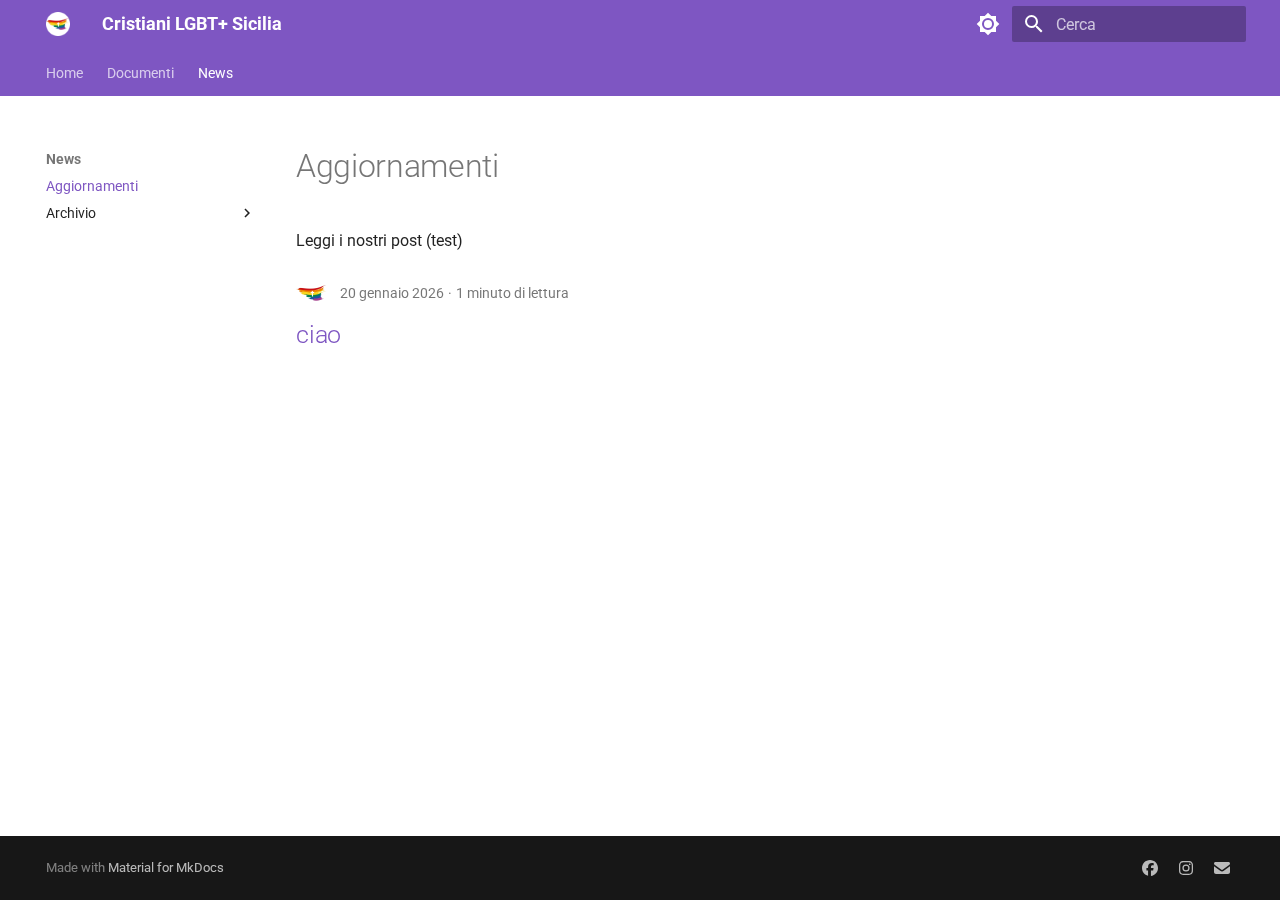
<file: news/index.html>
<!doctype html>
<html lang="it" class="no-js">
  <head>
    
      <meta charset="utf-8">
      <meta name="viewport" content="width=device-width,initial-scale=1">
      
        <meta name="description" content="Comunità di fede inclusiva e accogliente in Sicilia">
      
      
      
        <link rel="canonical" href="https://cristianilgbtsicilia.it/news/">
      
      
        <link rel="prev" href="../documenti/libretti/ritiri/2025/">
      
      
        <link rel="next" href="archive/2026/">
      
      
        
      
      
      <link rel="icon" href="../assets/favicon.ico">
      <meta name="generator" content="mkdocs-1.6.1, mkdocs-material-9.7.1">
    
    
      
        <title>Aggiornamenti - Cristiani LGBT+ Sicilia</title>
      
    
    
      <link rel="stylesheet" href="../assets/stylesheets/main.484c7ddc.min.css">
      
        
        <link rel="stylesheet" href="../assets/stylesheets/palette.ab4e12ef.min.css">
      
      


    
    
      
    
    
      
        
        
        <link rel="preconnect" href="https://fonts.gstatic.com" crossorigin>
        <link rel="stylesheet" href="https://fonts.googleapis.com/css?family=Roboto:300,300i,400,400i,700,700i%7CRoboto+Mono:400,400i,700,700i&display=fallback">
        <style>:root{--md-text-font:"Roboto";--md-code-font:"Roboto Mono"}</style>
      
    
    
      <link rel="stylesheet" href="../stylesheets/extra.css">
    
      <link rel="stylesheet" href="https://fonts.googleapis.com/icon?family=Material+Icons">
    
    <script>__md_scope=new URL("..",location),__md_hash=e=>[...e].reduce(((e,_)=>(e<<5)-e+_.charCodeAt(0)),0),__md_get=(e,_=localStorage,t=__md_scope)=>JSON.parse(_.getItem(t.pathname+"."+e)),__md_set=(e,_,t=localStorage,a=__md_scope)=>{try{t.setItem(a.pathname+"."+e,JSON.stringify(_))}catch(e){}}</script>
    
      

    
    
  </head>
  
  
    
    
      
    
    
    
    
    <body dir="ltr" data-md-color-scheme="default" data-md-color-primary="deep-purple" data-md-color-accent="pink">
  
    
    <input class="md-toggle" data-md-toggle="drawer" type="checkbox" id="__drawer" autocomplete="off">
    <input class="md-toggle" data-md-toggle="search" type="checkbox" id="__search" autocomplete="off">
    <label class="md-overlay" for="__drawer"></label>
    <div data-md-component="skip">
      
        
        <a href="#aggiornamenti" class="md-skip">
          Vai al contenuto
        </a>
      
    </div>
    <div data-md-component="announce">
      
    </div>
    
    
      

<header class="md-header" data-md-component="header">
  <nav class="md-header__inner md-grid" aria-label="Intestazione">
    <a href=".." title="Cristiani LGBT+ Sicilia" class="md-header__button md-logo" aria-label="Cristiani LGBT+ Sicilia" data-md-component="logo">
      
  <img src="../assets/favicon.png" alt="logo">

    </a>
    <label class="md-header__button md-icon" for="__drawer">
      
      <svg xmlns="http://www.w3.org/2000/svg" viewBox="0 0 24 24"><path d="M3 6h18v2H3zm0 5h18v2H3zm0 5h18v2H3z"/></svg>
    </label>
    <div class="md-header__title" data-md-component="header-title">
      <div class="md-header__ellipsis">
        <div class="md-header__topic">
          <span class="md-ellipsis">
            Cristiani LGBT+ Sicilia
          </span>
        </div>
        <div class="md-header__topic" data-md-component="header-topic">
          <span class="md-ellipsis">
            
              Aggiornamenti
            
          </span>
        </div>
      </div>
    </div>
    
      
        <form class="md-header__option" data-md-component="palette">
  
    
    
    
    <input class="md-option" data-md-color-media="" data-md-color-scheme="default" data-md-color-primary="deep-purple" data-md-color-accent="pink"  aria-label="Passa al tema scuro"  type="radio" name="__palette" id="__palette_0">
    
      <label class="md-header__button md-icon" title="Passa al tema scuro" for="__palette_1" hidden>
        <svg xmlns="http://www.w3.org/2000/svg" viewBox="0 0 24 24"><path d="M12 8a4 4 0 0 0-4 4 4 4 0 0 0 4 4 4 4 0 0 0 4-4 4 4 0 0 0-4-4m0 10a6 6 0 0 1-6-6 6 6 0 0 1 6-6 6 6 0 0 1 6 6 6 6 0 0 1-6 6m8-9.31V4h-4.69L12 .69 8.69 4H4v4.69L.69 12 4 15.31V20h4.69L12 23.31 15.31 20H20v-4.69L23.31 12z"/></svg>
      </label>
    
  
    
    
    
    <input class="md-option" data-md-color-media="" data-md-color-scheme="slate" data-md-color-primary="deep-purple" data-md-color-accent="pink"  aria-label="Passa al tema chiaro"  type="radio" name="__palette" id="__palette_1">
    
      <label class="md-header__button md-icon" title="Passa al tema chiaro" for="__palette_0" hidden>
        <svg xmlns="http://www.w3.org/2000/svg" viewBox="0 0 24 24"><path d="M12 18c-.89 0-1.74-.2-2.5-.55C11.56 16.5 13 14.42 13 12s-1.44-4.5-3.5-5.45C10.26 6.2 11.11 6 12 6a6 6 0 0 1 6 6 6 6 0 0 1-6 6m8-9.31V4h-4.69L12 .69 8.69 4H4v4.69L.69 12 4 15.31V20h4.69L12 23.31 15.31 20H20v-4.69L23.31 12z"/></svg>
      </label>
    
  
</form>
      
    
    
      <script>var palette=__md_get("__palette");if(palette&&palette.color){if("(prefers-color-scheme)"===palette.color.media){var media=matchMedia("(prefers-color-scheme: light)"),input=document.querySelector(media.matches?"[data-md-color-media='(prefers-color-scheme: light)']":"[data-md-color-media='(prefers-color-scheme: dark)']");palette.color.media=input.getAttribute("data-md-color-media"),palette.color.scheme=input.getAttribute("data-md-color-scheme"),palette.color.primary=input.getAttribute("data-md-color-primary"),palette.color.accent=input.getAttribute("data-md-color-accent")}for(var[key,value]of Object.entries(palette.color))document.body.setAttribute("data-md-color-"+key,value)}</script>
    
    
    
      
      
        <label class="md-header__button md-icon" for="__search">
          
          <svg xmlns="http://www.w3.org/2000/svg" viewBox="0 0 24 24"><path d="M9.5 3A6.5 6.5 0 0 1 16 9.5c0 1.61-.59 3.09-1.56 4.23l.27.27h.79l5 5-1.5 1.5-5-5v-.79l-.27-.27A6.52 6.52 0 0 1 9.5 16 6.5 6.5 0 0 1 3 9.5 6.5 6.5 0 0 1 9.5 3m0 2C7 5 5 7 5 9.5S7 14 9.5 14 14 12 14 9.5 12 5 9.5 5"/></svg>
        </label>
        <div class="md-search" data-md-component="search" role="dialog">
  <label class="md-search__overlay" for="__search"></label>
  <div class="md-search__inner" role="search">
    <form class="md-search__form" name="search">
      <input type="text" class="md-search__input" name="query" aria-label="Cerca" placeholder="Cerca" autocapitalize="off" autocorrect="off" autocomplete="off" spellcheck="false" data-md-component="search-query" required>
      <label class="md-search__icon md-icon" for="__search">
        
        <svg xmlns="http://www.w3.org/2000/svg" viewBox="0 0 24 24"><path d="M9.5 3A6.5 6.5 0 0 1 16 9.5c0 1.61-.59 3.09-1.56 4.23l.27.27h.79l5 5-1.5 1.5-5-5v-.79l-.27-.27A6.52 6.52 0 0 1 9.5 16 6.5 6.5 0 0 1 3 9.5 6.5 6.5 0 0 1 9.5 3m0 2C7 5 5 7 5 9.5S7 14 9.5 14 14 12 14 9.5 12 5 9.5 5"/></svg>
        
        <svg xmlns="http://www.w3.org/2000/svg" viewBox="0 0 24 24"><path d="M20 11v2H8l5.5 5.5-1.42 1.42L4.16 12l7.92-7.92L13.5 5.5 8 11z"/></svg>
      </label>
      <nav class="md-search__options" aria-label="Cerca">
        
        <button type="reset" class="md-search__icon md-icon" title="Cancella" aria-label="Cancella" tabindex="-1">
          
          <svg xmlns="http://www.w3.org/2000/svg" viewBox="0 0 24 24"><path d="M19 6.41 17.59 5 12 10.59 6.41 5 5 6.41 10.59 12 5 17.59 6.41 19 12 13.41 17.59 19 19 17.59 13.41 12z"/></svg>
        </button>
      </nav>
      
    </form>
    <div class="md-search__output">
      <div class="md-search__scrollwrap" tabindex="0" data-md-scrollfix>
        <div class="md-search-result" data-md-component="search-result">
          <div class="md-search-result__meta">
            Inizializza la ricerca
          </div>
          <ol class="md-search-result__list" role="presentation"></ol>
        </div>
      </div>
    </div>
  </div>
</div>
      
    
    
  </nav>
  
</header>
    
    <div class="md-container" data-md-component="container">
      
      
        
          
            
<nav class="md-tabs" aria-label="Tabs" data-md-component="tabs">
  <div class="md-grid">
    <ul class="md-tabs__list">
      
        
  
  
  
  
    <li class="md-tabs__item">
      <a href=".." class="md-tabs__link">
        
  
  
    
  
  Home

      </a>
    </li>
  

      
        
  
  
  
  
    
    
      
  
  
  
  
    
    
      <li class="md-tabs__item">
        <a href="../documenti/discorsi/cesi/" class="md-tabs__link">
          
  
  
  Documenti

        </a>
      </li>
    
  

    
  

      
        
  
  
  
    
  
  
    
    
      <li class="md-tabs__item md-tabs__item--active">
        <a href="./" class="md-tabs__link">
          
  
  
  News

        </a>
      </li>
    
  

      
    </ul>
  </div>
</nav>
          
        
      
      <main class="md-main" data-md-component="main">
        <div class="md-main__inner md-grid">
          
            
              
              <div class="md-sidebar md-sidebar--primary" data-md-component="sidebar" data-md-type="navigation" >
                <div class="md-sidebar__scrollwrap">
                  <div class="md-sidebar__inner">
                    


  


<nav class="md-nav md-nav--primary md-nav--lifted" aria-label="Navigazione" data-md-level="0">
  <label class="md-nav__title" for="__drawer">
    <a href=".." title="Cristiani LGBT+ Sicilia" class="md-nav__button md-logo" aria-label="Cristiani LGBT+ Sicilia" data-md-component="logo">
      
  <img src="../assets/favicon.png" alt="logo">

    </a>
    Cristiani LGBT+ Sicilia
  </label>
  
  <ul class="md-nav__list" data-md-scrollfix>
    
      
      
  
  
  
  
    <li class="md-nav__item">
      <a href=".." class="md-nav__link">
        
  
  
  <span class="md-ellipsis">
    
  
    Home
  

    
  </span>
  
  

      </a>
    </li>
  

    
      
      
  
  
  
  
    
    
    
    
      
      
    
    
    <li class="md-nav__item md-nav__item--nested">
      
        
        
        <input class="md-nav__toggle md-toggle " type="checkbox" id="__nav_2" >
        
          
          <label class="md-nav__link" for="__nav_2" id="__nav_2_label" tabindex="0">
            
  
  
  <span class="md-ellipsis">
    
  
    Documenti
  

    
  </span>
  
  

            <span class="md-nav__icon md-icon"></span>
          </label>
        
        <nav class="md-nav" data-md-level="1" aria-labelledby="__nav_2_label" aria-expanded="false">
          <label class="md-nav__title" for="__nav_2">
            <span class="md-nav__icon md-icon"></span>
            
  
    Documenti
  

          </label>
          <ul class="md-nav__list" data-md-scrollfix>
            
              
                
  
  
  
  
    
    
    
    
      
      
    
    
    <li class="md-nav__item md-nav__item--nested">
      
        
        
        <input class="md-nav__toggle md-toggle " type="checkbox" id="__nav_2_1" >
        
          
          <label class="md-nav__link" for="__nav_2_1" id="__nav_2_1_label" tabindex="0">
            
  
  
  <span class="md-ellipsis">
    
  
    Discorsi
  

    
  </span>
  
  

            <span class="md-nav__icon md-icon"></span>
          </label>
        
        <nav class="md-nav" data-md-level="2" aria-labelledby="__nav_2_1_label" aria-expanded="false">
          <label class="md-nav__title" for="__nav_2_1">
            <span class="md-nav__icon md-icon"></span>
            
  
    Discorsi
  

          </label>
          <ul class="md-nav__list" data-md-scrollfix>
            
              
                
  
  
  
  
    <li class="md-nav__item">
      <a href="../documenti/discorsi/cesi/" class="md-nav__link">
        
  
  
  <span class="md-ellipsis">
    
  
    Cesi
  

    
  </span>
  
  

      </a>
    </li>
  

              
            
          </ul>
        </nav>
      
    </li>
  

              
            
              
                
  
  
  
  
    
    
    
    
      
      
    
    
    <li class="md-nav__item md-nav__item--nested">
      
        
        
        <input class="md-nav__toggle md-toggle " type="checkbox" id="__nav_2_2" >
        
          
          <label class="md-nav__link" for="__nav_2_2" id="__nav_2_2_label" tabindex="0">
            
  
  
  <span class="md-ellipsis">
    
  
    Libretti
  

    
  </span>
  
  

            <span class="md-nav__icon md-icon"></span>
          </label>
        
        <nav class="md-nav" data-md-level="2" aria-labelledby="__nav_2_2_label" aria-expanded="false">
          <label class="md-nav__title" for="__nav_2_2">
            <span class="md-nav__icon md-icon"></span>
            
  
    Libretti
  

          </label>
          <ul class="md-nav__list" data-md-scrollfix>
            
              
                
  
  
  
  
    
    
    
    
      
      
    
    
    <li class="md-nav__item md-nav__item--nested">
      
        
        
        <input class="md-nav__toggle md-toggle " type="checkbox" id="__nav_2_2_1" >
        
          
          <label class="md-nav__link" for="__nav_2_2_1" id="__nav_2_2_1_label" tabindex="0">
            
  
  
  <span class="md-ellipsis">
    
  
    Ritiri
  

    
  </span>
  
  

            <span class="md-nav__icon md-icon"></span>
          </label>
        
        <nav class="md-nav" data-md-level="3" aria-labelledby="__nav_2_2_1_label" aria-expanded="false">
          <label class="md-nav__title" for="__nav_2_2_1">
            <span class="md-nav__icon md-icon"></span>
            
  
    Ritiri
  

          </label>
          <ul class="md-nav__list" data-md-scrollfix>
            
              
                
  
  
  
  
    <li class="md-nav__item">
      <a href="../documenti/libretti/ritiri/2025/" class="md-nav__link">
        
  
  
  <span class="md-ellipsis">
    
  
    2025
  

    
  </span>
  
  

      </a>
    </li>
  

              
            
          </ul>
        </nav>
      
    </li>
  

              
            
          </ul>
        </nav>
      
    </li>
  

              
            
          </ul>
        </nav>
      
    </li>
  

    
      
      
  
  
    
  
  
  
    
    
    
    
      
        
        
      
      
    
    
    <li class="md-nav__item md-nav__item--active md-nav__item--section md-nav__item--nested">
      
        
        
        <input class="md-nav__toggle md-toggle " type="checkbox" id="__nav_3" checked>
        
          
          <label class="md-nav__link" for="__nav_3" id="__nav_3_label" tabindex="">
            
  
  
  <span class="md-ellipsis">
    
  
    News
  

    
  </span>
  
  

            <span class="md-nav__icon md-icon"></span>
          </label>
        
        <nav class="md-nav" data-md-level="1" aria-labelledby="__nav_3_label" aria-expanded="true">
          <label class="md-nav__title" for="__nav_3">
            <span class="md-nav__icon md-icon"></span>
            
  
    News
  

          </label>
          <ul class="md-nav__list" data-md-scrollfix>
            
              
                
  
  
    
  
  
    
      
    
  
  
    <li class="md-nav__item md-nav__item--active">
      
      <input class="md-nav__toggle md-toggle" type="checkbox" id="__toc">
      
      
        
      
      
      <a href="./" class="md-nav__link md-nav__link--active">
        
  
  
  <span class="md-ellipsis">
    
  
    Aggiornamenti
  

    
  </span>
  
  

      </a>
      
    </li>
  

              
            
              
                
  
  
  
  
    
    
    
    
      
      
    
    
    <li class="md-nav__item md-nav__item--nested">
      
        
        
        <input class="md-nav__toggle md-toggle " type="checkbox" id="__nav_3_2" >
        
          
          <label class="md-nav__link" for="__nav_3_2" id="__nav_3_2_label" tabindex="0">
            
  
  
  <span class="md-ellipsis">
    
  
    Archivio
  

    
  </span>
  
  

            <span class="md-nav__icon md-icon"></span>
          </label>
        
        <nav class="md-nav" data-md-level="2" aria-labelledby="__nav_3_2_label" aria-expanded="false">
          <label class="md-nav__title" for="__nav_3_2">
            <span class="md-nav__icon md-icon"></span>
            
  
    Archivio
  

          </label>
          <ul class="md-nav__list" data-md-scrollfix>
            
              
                
  
  
  
    
  
  
    <li class="md-nav__item">
      <a href="archive/2026/" class="md-nav__link">
        
  
  
  <span class="md-ellipsis">
    
  
    2026
  

    
  </span>
  
  

      </a>
    </li>
  

              
            
          </ul>
        </nav>
      
    </li>
  

              
            
          </ul>
        </nav>
      
    </li>
  

    
  </ul>
</nav>
                  </div>
                </div>
              </div>
            
            
              
              <div class="md-sidebar md-sidebar--secondary" data-md-component="sidebar" data-md-type="toc" >
                <div class="md-sidebar__scrollwrap">
                  <div class="md-sidebar__inner">
                    

<nav class="md-nav md-nav--secondary" aria-label="Indice">
  
  
  
    
  
  
</nav>
                  </div>
                </div>
              </div>
            
          
          
  <div class="md-content" data-md-component="content">
    <div class="md-content__inner">
      <header class="md-typeset">
        <h1 id="aggiornamenti">Aggiornamenti</h1>
<p>Leggi i nostri post (test)</p>
      </header>
      
        <article class="md-post md-post--excerpt">
  <header class="md-post__header">
    
      <nav class="md-post__authors md-typeset">
        
          <span class="md-author">
            <img src="../assets/favicon.png" alt="Direttivo">
          </span>
        
      </nav>
    
    <div class="md-post__meta md-meta">
      <ul class="md-meta__list">
        <li class="md-meta__item">
          <time datetime="2026-01-20 00:00:00+00:00">20 gennaio 2026</time></li>
        
        
          
          <li class="md-meta__item">
            
              1 minuto di lettura
            
          </li>
        
        
      </ul>
      
    </div>
  </header>
  <div class="md-post__content md-typeset">
    <h2 id="ciao"><a class="toclink" href="2026/01/20/ciao/">ciao</a></h2>
    
    
  </div>
</article>
      
      
        
          



<nav class="md-pagination">
  
</nav>
        
      
    </div>
  </div>

          
<script>var target=document.getElementById(location.hash.slice(1));target&&target.name&&(target.checked=target.name.startsWith("__tabbed_"))</script>
        </div>
        
          <button type="button" class="md-top md-icon" data-md-component="top" hidden>
  
  <svg xmlns="http://www.w3.org/2000/svg" viewBox="0 0 24 24"><path d="M13 20h-2V8l-5.5 5.5-1.42-1.42L12 4.16l7.92 7.92-1.42 1.42L13 8z"/></svg>
  Torna su
</button>
        
      </main>
      
        <footer class="md-footer">
  
  <div class="md-footer-meta md-typeset">
    <div class="md-footer-meta__inner md-grid">
      <div class="md-copyright">
  
  
    Made with
    <a href="https://squidfunk.github.io/mkdocs-material/" target="_blank" rel="noopener">
      Material for MkDocs
    </a>
  
</div>
      
        
<div class="md-social">
  
    
    
    
    
    <a href="https://www.facebook.com/cristianilgbtsicilia" target="_blank" rel="noopener" title="Seguici su Facebook" class="md-social__link">
      <svg xmlns="http://www.w3.org/2000/svg" viewBox="0 0 512 512"><!--! Font Awesome Free 7.1.0 by @fontawesome - https://fontawesome.com License - https://fontawesome.com/license/free (Icons: CC BY 4.0, Fonts: SIL OFL 1.1, Code: MIT License) Copyright 2025 Fonticons, Inc.--><path d="M512 256C512 114.6 397.4 0 256 0S0 114.6 0 256c0 120 82.7 220.8 194.2 248.5V334.2h-52.8V256h52.8v-33.7c0-87.1 39.4-127.5 125-127.5 16.2 0 44.2 3.2 55.7 6.4V172c-6-.6-16.5-1-29.6-1-42 0-58.2 15.9-58.2 57.2V256h83.6l-14.4 78.2H287v175.9C413.8 494.8 512 386.9 512 256"/></svg>
    </a>
  
    
    
    
    
    <a href="https://www.instagram.com/cristianilgbtsicilia" target="_blank" rel="noopener" title="Seguici su Instagram" class="md-social__link">
      <svg xmlns="http://www.w3.org/2000/svg" viewBox="0 0 448 512"><!--! Font Awesome Free 7.1.0 by @fontawesome - https://fontawesome.com License - https://fontawesome.com/license/free (Icons: CC BY 4.0, Fonts: SIL OFL 1.1, Code: MIT License) Copyright 2025 Fonticons, Inc.--><path d="M224.3 141a115 115 0 1 0-.6 230 115 115 0 1 0 .6-230m-.6 40.4a74.6 74.6 0 1 1 .6 149.2 74.6 74.6 0 1 1-.6-149.2m93.4-45.1a26.8 26.8 0 1 1 53.6 0 26.8 26.8 0 1 1-53.6 0m129.7 27.2c-1.7-35.9-9.9-67.7-36.2-93.9-26.2-26.2-58-34.4-93.9-36.2-37-2.1-147.9-2.1-184.9 0-35.8 1.7-67.6 9.9-93.9 36.1s-34.4 58-36.2 93.9c-2.1 37-2.1 147.9 0 184.9 1.7 35.9 9.9 67.7 36.2 93.9s58 34.4 93.9 36.2c37 2.1 147.9 2.1 184.9 0 35.9-1.7 67.7-9.9 93.9-36.2 26.2-26.2 34.4-58 36.2-93.9 2.1-37 2.1-147.8 0-184.8M399 388c-7.8 19.6-22.9 34.7-42.6 42.6-29.5 11.7-99.5 9-132.1 9s-102.7 2.6-132.1-9c-19.6-7.8-34.7-22.9-42.6-42.6-11.7-29.5-9-99.5-9-132.1s-2.6-102.7 9-132.1c7.8-19.6 22.9-34.7 42.6-42.6 29.5-11.7 99.5-9 132.1-9s102.7-2.6 132.1 9c19.6 7.8 34.7 22.9 42.6 42.6 11.7 29.5 9 99.5 9 132.1s2.7 102.7-9 132.1"/></svg>
    </a>
  
    
    
    
    
    <a href="mailto:info@cristianilgbtsicilia.org" target="_blank" rel="noopener" title="Contattaci via email" class="md-social__link">
      <svg xmlns="http://www.w3.org/2000/svg" viewBox="0 0 512 512"><!--! Font Awesome Free 7.1.0 by @fontawesome - https://fontawesome.com License - https://fontawesome.com/license/free (Icons: CC BY 4.0, Fonts: SIL OFL 1.1, Code: MIT License) Copyright 2025 Fonticons, Inc.--><path d="M48 64C21.5 64 0 85.5 0 112c0 15.1 7.1 29.3 19.2 38.4l208 156a48 48 0 0 0 57.6 0l208-156c12.1-9.1 19.2-23.3 19.2-38.4 0-26.5-21.5-48-48-48zM0 196v188c0 35.3 28.7 64 64 64h384c35.3 0 64-28.7 64-64V196L313.6 344.8c-34.1 25.6-81.1 25.6-115.2 0z"/></svg>
    </a>
  
</div>
      
    </div>
  </div>
</footer>
      
    </div>
    <div class="md-dialog" data-md-component="dialog">
      <div class="md-dialog__inner md-typeset"></div>
    </div>
    
    
    
      
      
      <script id="__config" type="application/json">{"annotate": null, "base": "..", "features": ["navigation.instant", "navigation.tracking", "navigation.top", "content.code.copy", "content.tooltips", "navigation.tabs"], "search": "../assets/javascripts/workers/search.2c215733.min.js", "tags": null, "translations": {"clipboard.copied": "Copiato", "clipboard.copy": "Copia", "search.result.more.one": "1 altro in questa pagina", "search.result.more.other": "# altri in questa pagina", "search.result.none": "Nessun documento trovato", "search.result.one": "1 documento trovato", "search.result.other": "# documenti trovati", "search.result.placeholder": "Scrivi per iniziare a cercare", "search.result.term.missing": "Non presente", "select.version": "Seleziona la versione"}, "version": null}</script>
    
    
      <script src="../assets/javascripts/bundle.79ae519e.min.js"></script>
      
    
  </body>
</html>
</file>
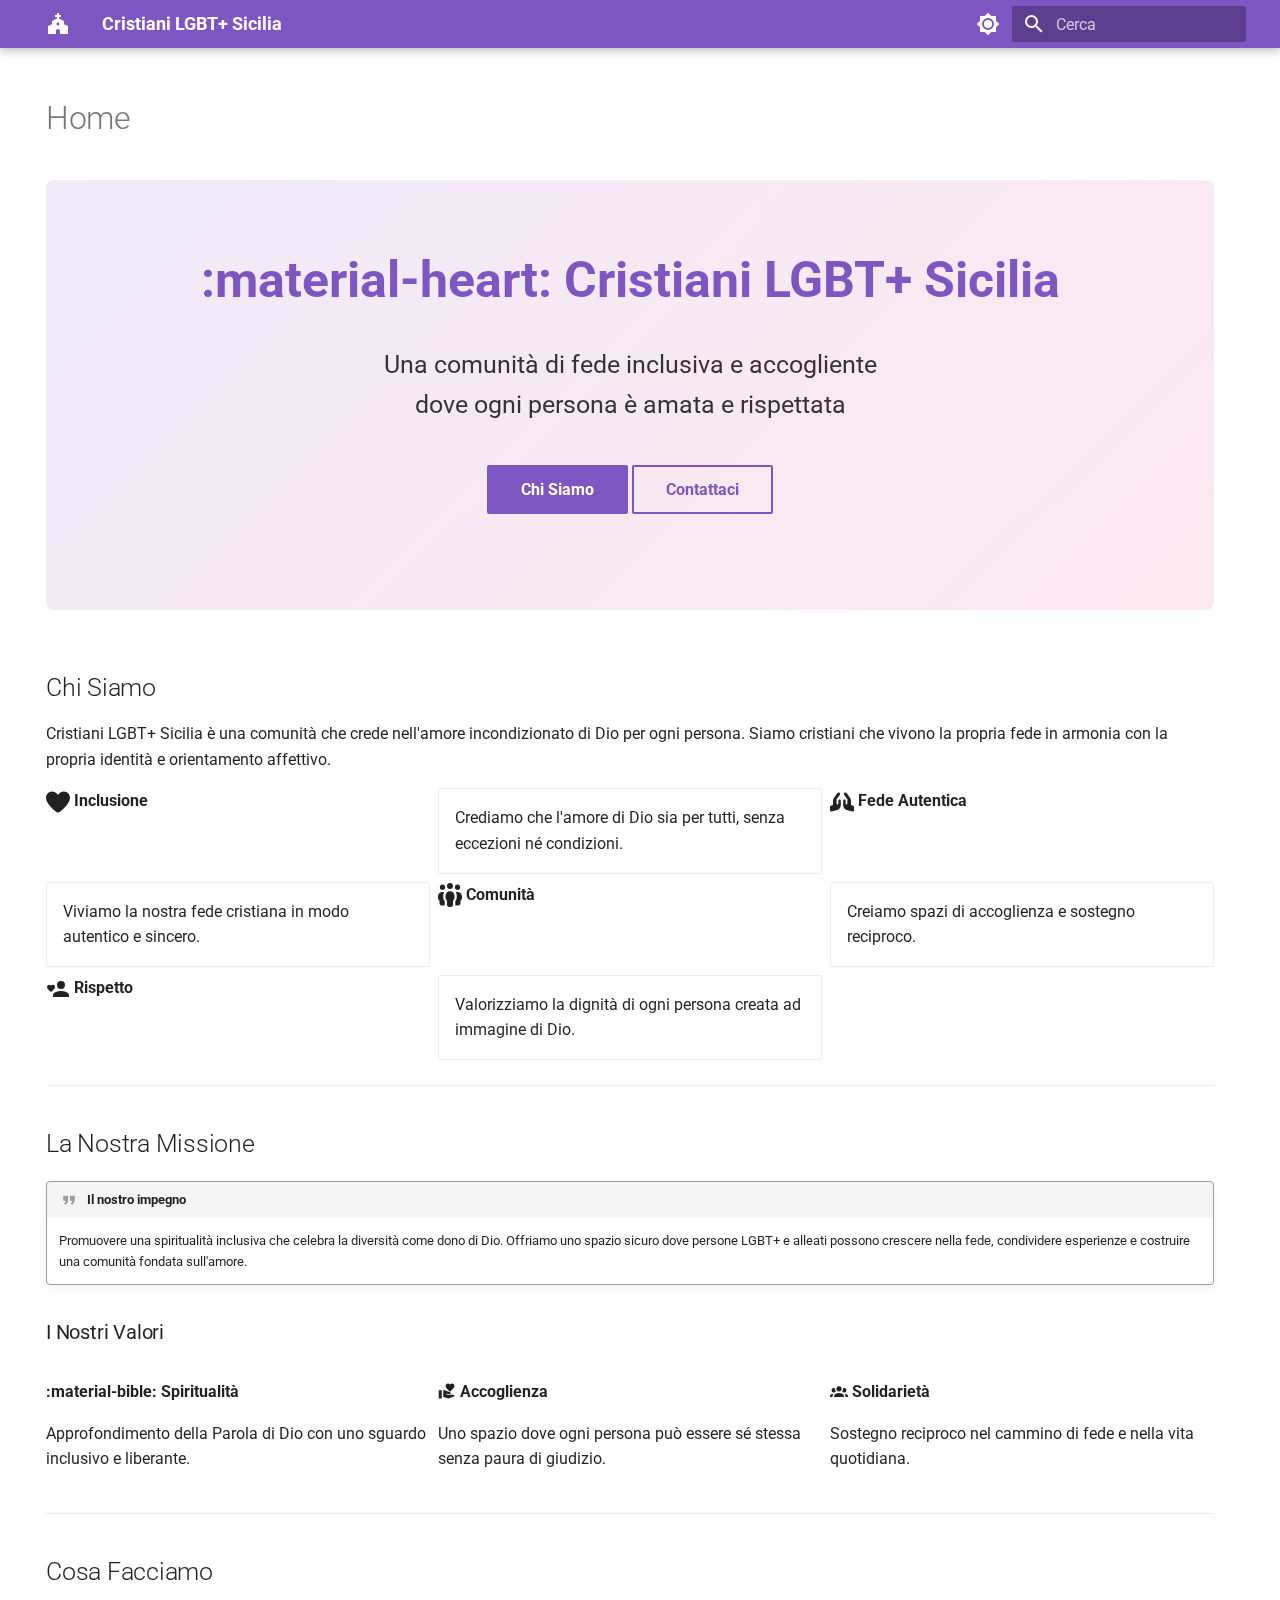
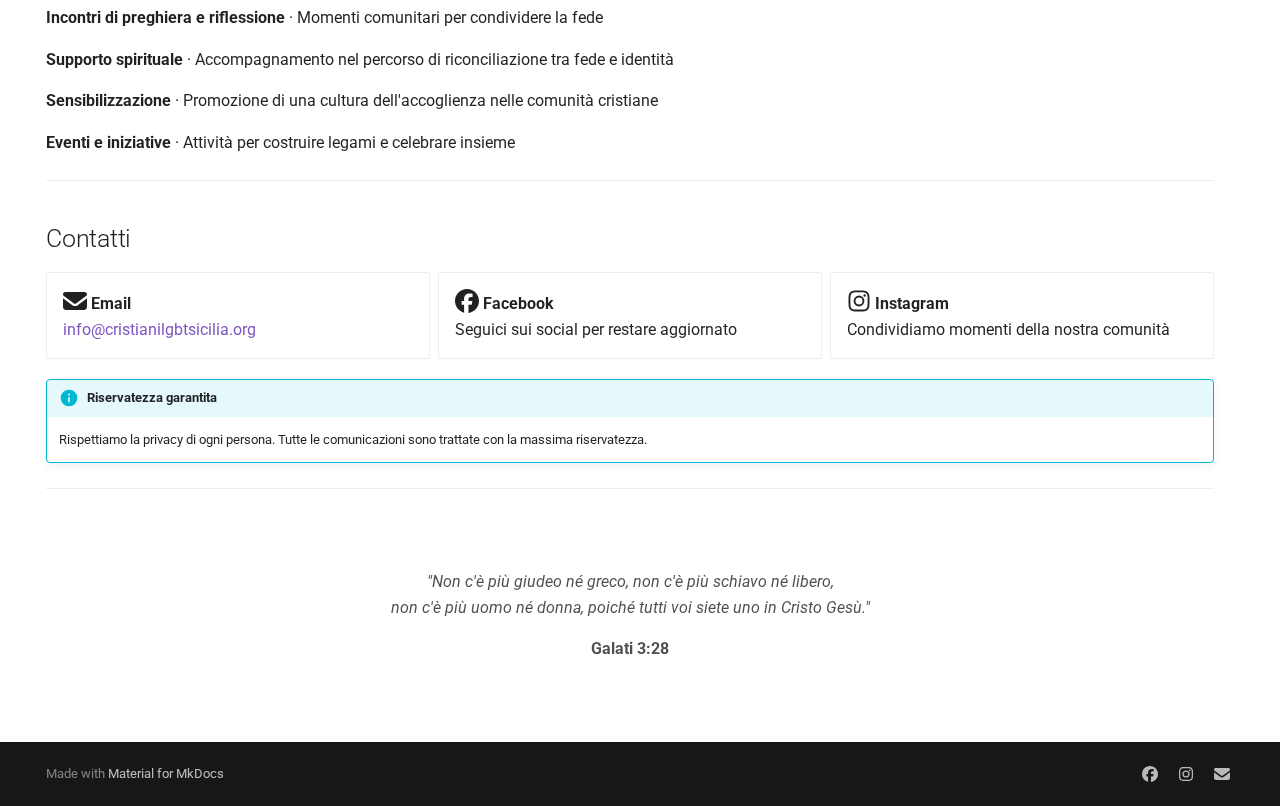
<file: site/index.html>
<!doctype html>
<html lang="it" class="no-js">
  <head>
    
      <meta charset="utf-8">
      <meta name="viewport" content="width=device-width,initial-scale=1">
      
        <meta name="description" content="Comunità di fede inclusiva e accogliente in Sicilia">
      
      
      
      
      
      
        
      
      
      <link rel="icon" href="assets/images/favicon.png">
      <meta name="generator" content="mkdocs-1.6.1, mkdocs-material-9.7.1">
    
    
      
        <title>Cristiani LGBT+ Sicilia</title>
      
    
    
      <link rel="stylesheet" href="assets/stylesheets/main.484c7ddc.min.css">
      
        
        <link rel="stylesheet" href="assets/stylesheets/palette.ab4e12ef.min.css">
      
      


    
    
      
    
    
      
        
        
        <link rel="preconnect" href="https://fonts.gstatic.com" crossorigin>
        <link rel="stylesheet" href="https://fonts.googleapis.com/css?family=Roboto:300,300i,400,400i,700,700i%7CRoboto+Mono:400,400i,700,700i&display=fallback">
        <style>:root{--md-text-font:"Roboto";--md-code-font:"Roboto Mono"}</style>
      
    
    
    <script>__md_scope=new URL(".",location),__md_hash=e=>[...e].reduce(((e,_)=>(e<<5)-e+_.charCodeAt(0)),0),__md_get=(e,_=localStorage,t=__md_scope)=>JSON.parse(_.getItem(t.pathname+"."+e)),__md_set=(e,_,t=localStorage,a=__md_scope)=>{try{t.setItem(a.pathname+"."+e,JSON.stringify(_))}catch(e){}}</script>
    
      

    
    
  </head>
  
  
    
    
      
    
    
    
    
    <body dir="ltr" data-md-color-scheme="default" data-md-color-primary="deep-purple" data-md-color-accent="pink">
  
    
    <input class="md-toggle" data-md-toggle="drawer" type="checkbox" id="__drawer" autocomplete="off">
    <input class="md-toggle" data-md-toggle="search" type="checkbox" id="__search" autocomplete="off">
    <label class="md-overlay" for="__drawer"></label>
    <div data-md-component="skip">
      
        
        <a href="#chi-siamo" class="md-skip">
          Vai al contenuto
        </a>
      
    </div>
    <div data-md-component="announce">
      
    </div>
    
    
      

  

<header class="md-header md-header--shadow" data-md-component="header">
  <nav class="md-header__inner md-grid" aria-label="Intestazione">
    <a href="." title="Cristiani LGBT+ Sicilia" class="md-header__button md-logo" aria-label="Cristiani LGBT+ Sicilia" data-md-component="logo">
      
  
  <svg xmlns="http://www.w3.org/2000/svg" viewBox="0 0 24 24"><path d="M18 12.22V9l-5-2.5V5h2V3h-2V1h-2v2H9v2h2v1.5L6 9v3.22L2 14v8h8v-3c0-1.1.9-2 2-2s2 .9 2 2v3h8v-8zm-6 1.28c-.83 0-1.5-.67-1.5-1.5s.67-1.5 1.5-1.5 1.5.67 1.5 1.5-.67 1.5-1.5 1.5"/></svg>

    </a>
    <label class="md-header__button md-icon" for="__drawer">
      
      <svg xmlns="http://www.w3.org/2000/svg" viewBox="0 0 24 24"><path d="M3 6h18v2H3zm0 5h18v2H3zm0 5h18v2H3z"/></svg>
    </label>
    <div class="md-header__title" data-md-component="header-title">
      <div class="md-header__ellipsis">
        <div class="md-header__topic">
          <span class="md-ellipsis">
            Cristiani LGBT+ Sicilia
          </span>
        </div>
        <div class="md-header__topic" data-md-component="header-topic">
          <span class="md-ellipsis">
            
              Home
            
          </span>
        </div>
      </div>
    </div>
    
      
        <form class="md-header__option" data-md-component="palette">
  
    
    
    
    <input class="md-option" data-md-color-media="" data-md-color-scheme="default" data-md-color-primary="deep-purple" data-md-color-accent="pink"  aria-label="Passa al tema scuro"  type="radio" name="__palette" id="__palette_0">
    
      <label class="md-header__button md-icon" title="Passa al tema scuro" for="__palette_1" hidden>
        <svg xmlns="http://www.w3.org/2000/svg" viewBox="0 0 24 24"><path d="M12 8a4 4 0 0 0-4 4 4 4 0 0 0 4 4 4 4 0 0 0 4-4 4 4 0 0 0-4-4m0 10a6 6 0 0 1-6-6 6 6 0 0 1 6-6 6 6 0 0 1 6 6 6 6 0 0 1-6 6m8-9.31V4h-4.69L12 .69 8.69 4H4v4.69L.69 12 4 15.31V20h4.69L12 23.31 15.31 20H20v-4.69L23.31 12z"/></svg>
      </label>
    
  
    
    
    
    <input class="md-option" data-md-color-media="" data-md-color-scheme="slate" data-md-color-primary="deep-purple" data-md-color-accent="pink"  aria-label="Passa al tema chiaro"  type="radio" name="__palette" id="__palette_1">
    
      <label class="md-header__button md-icon" title="Passa al tema chiaro" for="__palette_0" hidden>
        <svg xmlns="http://www.w3.org/2000/svg" viewBox="0 0 24 24"><path d="M12 18c-.89 0-1.74-.2-2.5-.55C11.56 16.5 13 14.42 13 12s-1.44-4.5-3.5-5.45C10.26 6.2 11.11 6 12 6a6 6 0 0 1 6 6 6 6 0 0 1-6 6m8-9.31V4h-4.69L12 .69 8.69 4H4v4.69L.69 12 4 15.31V20h4.69L12 23.31 15.31 20H20v-4.69L23.31 12z"/></svg>
      </label>
    
  
</form>
      
    
    
      <script>var palette=__md_get("__palette");if(palette&&palette.color){if("(prefers-color-scheme)"===palette.color.media){var media=matchMedia("(prefers-color-scheme: light)"),input=document.querySelector(media.matches?"[data-md-color-media='(prefers-color-scheme: light)']":"[data-md-color-media='(prefers-color-scheme: dark)']");palette.color.media=input.getAttribute("data-md-color-media"),palette.color.scheme=input.getAttribute("data-md-color-scheme"),palette.color.primary=input.getAttribute("data-md-color-primary"),palette.color.accent=input.getAttribute("data-md-color-accent")}for(var[key,value]of Object.entries(palette.color))document.body.setAttribute("data-md-color-"+key,value)}</script>
    
    
    
      
      
        <label class="md-header__button md-icon" for="__search">
          
          <svg xmlns="http://www.w3.org/2000/svg" viewBox="0 0 24 24"><path d="M9.5 3A6.5 6.5 0 0 1 16 9.5c0 1.61-.59 3.09-1.56 4.23l.27.27h.79l5 5-1.5 1.5-5-5v-.79l-.27-.27A6.52 6.52 0 0 1 9.5 16 6.5 6.5 0 0 1 3 9.5 6.5 6.5 0 0 1 9.5 3m0 2C7 5 5 7 5 9.5S7 14 9.5 14 14 12 14 9.5 12 5 9.5 5"/></svg>
        </label>
        <div class="md-search" data-md-component="search" role="dialog">
  <label class="md-search__overlay" for="__search"></label>
  <div class="md-search__inner" role="search">
    <form class="md-search__form" name="search">
      <input type="text" class="md-search__input" name="query" aria-label="Cerca" placeholder="Cerca" autocapitalize="off" autocorrect="off" autocomplete="off" spellcheck="false" data-md-component="search-query" required>
      <label class="md-search__icon md-icon" for="__search">
        
        <svg xmlns="http://www.w3.org/2000/svg" viewBox="0 0 24 24"><path d="M9.5 3A6.5 6.5 0 0 1 16 9.5c0 1.61-.59 3.09-1.56 4.23l.27.27h.79l5 5-1.5 1.5-5-5v-.79l-.27-.27A6.52 6.52 0 0 1 9.5 16 6.5 6.5 0 0 1 3 9.5 6.5 6.5 0 0 1 9.5 3m0 2C7 5 5 7 5 9.5S7 14 9.5 14 14 12 14 9.5 12 5 9.5 5"/></svg>
        
        <svg xmlns="http://www.w3.org/2000/svg" viewBox="0 0 24 24"><path d="M20 11v2H8l5.5 5.5-1.42 1.42L4.16 12l7.92-7.92L13.5 5.5 8 11z"/></svg>
      </label>
      <nav class="md-search__options" aria-label="Cerca">
        
        <button type="reset" class="md-search__icon md-icon" title="Cancella" aria-label="Cancella" tabindex="-1">
          
          <svg xmlns="http://www.w3.org/2000/svg" viewBox="0 0 24 24"><path d="M19 6.41 17.59 5 12 10.59 6.41 5 5 6.41 10.59 12 5 17.59 6.41 19 12 13.41 17.59 19 19 17.59 13.41 12z"/></svg>
        </button>
      </nav>
      
    </form>
    <div class="md-search__output">
      <div class="md-search__scrollwrap" tabindex="0" data-md-scrollfix>
        <div class="md-search-result" data-md-component="search-result">
          <div class="md-search-result__meta">
            Inizializza la ricerca
          </div>
          <ol class="md-search-result__list" role="presentation"></ol>
        </div>
      </div>
    </div>
  </div>
</div>
      
    
    
  </nav>
  
</header>
    
    <div class="md-container" data-md-component="container">
      
      
        
          
        
      
      <main class="md-main" data-md-component="main">
        <div class="md-main__inner md-grid">
          
            
              
                
              
              <div class="md-sidebar md-sidebar--primary" data-md-component="sidebar" data-md-type="navigation" hidden>
                <div class="md-sidebar__scrollwrap">
                  <div class="md-sidebar__inner">
                    



<nav class="md-nav md-nav--primary" aria-label="Navigazione" data-md-level="0">
  <label class="md-nav__title" for="__drawer">
    <a href="." title="Cristiani LGBT+ Sicilia" class="md-nav__button md-logo" aria-label="Cristiani LGBT+ Sicilia" data-md-component="logo">
      
  
  <svg xmlns="http://www.w3.org/2000/svg" viewBox="0 0 24 24"><path d="M18 12.22V9l-5-2.5V5h2V3h-2V1h-2v2H9v2h2v1.5L6 9v3.22L2 14v8h8v-3c0-1.1.9-2 2-2s2 .9 2 2v3h8v-8zm-6 1.28c-.83 0-1.5-.67-1.5-1.5s.67-1.5 1.5-1.5 1.5.67 1.5 1.5-.67 1.5-1.5 1.5"/></svg>

    </a>
    Cristiani LGBT+ Sicilia
  </label>
  
  <ul class="md-nav__list" data-md-scrollfix>
    
      
      
  
  
    
  
  
  
    <li class="md-nav__item md-nav__item--active">
      
      <input class="md-nav__toggle md-toggle" type="checkbox" id="__toc">
      
      
      
        <label class="md-nav__link md-nav__link--active" for="__toc">
          
  
  
  <span class="md-ellipsis">
    
  
    Home
  

    
  </span>
  
  

          <span class="md-nav__icon md-icon"></span>
        </label>
      
      <a href="." class="md-nav__link md-nav__link--active">
        
  
  
  <span class="md-ellipsis">
    
  
    Home
  

    
  </span>
  
  

      </a>
      
        

<nav class="md-nav md-nav--secondary" aria-label="Indice">
  
  
  
  
    <label class="md-nav__title" for="__toc">
      <span class="md-nav__icon md-icon"></span>
      Indice
    </label>
    <ul class="md-nav__list" data-md-component="toc" data-md-scrollfix>
      
        <li class="md-nav__item">
  <a href="#chi-siamo" class="md-nav__link">
    <span class="md-ellipsis">
      
        Chi Siamo
      
    </span>
  </a>
  
</li>
      
        <li class="md-nav__item">
  <a href="#la-nostra-missione" class="md-nav__link">
    <span class="md-ellipsis">
      
        La Nostra Missione
      
    </span>
  </a>
  
    <nav class="md-nav" aria-label="La Nostra Missione">
      <ul class="md-nav__list">
        
          <li class="md-nav__item">
  <a href="#i-nostri-valori" class="md-nav__link">
    <span class="md-ellipsis">
      
        I Nostri Valori
      
    </span>
  </a>
  
</li>
        
      </ul>
    </nav>
  
</li>
      
        <li class="md-nav__item">
  <a href="#cosa-facciamo" class="md-nav__link">
    <span class="md-ellipsis">
      
        Cosa Facciamo
      
    </span>
  </a>
  
</li>
      
        <li class="md-nav__item">
  <a href="#contatti" class="md-nav__link">
    <span class="md-ellipsis">
      
        Contatti
      
    </span>
  </a>
  
</li>
      
    </ul>
  
</nav>
      
    </li>
  

    
  </ul>
</nav>
                  </div>
                </div>
              </div>
            
            
              
                
              
              <div class="md-sidebar md-sidebar--secondary" data-md-component="sidebar" data-md-type="toc" hidden>
                <div class="md-sidebar__scrollwrap">
                  <div class="md-sidebar__inner">
                    

<nav class="md-nav md-nav--secondary" aria-label="Indice">
  
  
  
  
    <label class="md-nav__title" for="__toc">
      <span class="md-nav__icon md-icon"></span>
      Indice
    </label>
    <ul class="md-nav__list" data-md-component="toc" data-md-scrollfix>
      
        <li class="md-nav__item">
  <a href="#chi-siamo" class="md-nav__link">
    <span class="md-ellipsis">
      
        Chi Siamo
      
    </span>
  </a>
  
</li>
      
        <li class="md-nav__item">
  <a href="#la-nostra-missione" class="md-nav__link">
    <span class="md-ellipsis">
      
        La Nostra Missione
      
    </span>
  </a>
  
    <nav class="md-nav" aria-label="La Nostra Missione">
      <ul class="md-nav__list">
        
          <li class="md-nav__item">
  <a href="#i-nostri-valori" class="md-nav__link">
    <span class="md-ellipsis">
      
        I Nostri Valori
      
    </span>
  </a>
  
</li>
        
      </ul>
    </nav>
  
</li>
      
        <li class="md-nav__item">
  <a href="#cosa-facciamo" class="md-nav__link">
    <span class="md-ellipsis">
      
        Cosa Facciamo
      
    </span>
  </a>
  
</li>
      
        <li class="md-nav__item">
  <a href="#contatti" class="md-nav__link">
    <span class="md-ellipsis">
      
        Contatti
      
    </span>
  </a>
  
</li>
      
    </ul>
  
</nav>
                  </div>
                </div>
              </div>
            
          
          
            <div class="md-content" data-md-component="content">
              
              <article class="md-content__inner md-typeset">
                
                  
  




  <h1>Home</h1>

<style>
.md-content {
  max-width: 1200px;
}
.hero-section {
  text-align: center;
  padding: 3rem 1rem 4rem;
  background: linear-gradient(135deg, rgba(103, 58, 183, 0.1) 0%, rgba(233, 30, 99, 0.1) 100%);
  border-radius: 8px;
  margin-bottom: 3rem;
}
.hero-title {
  font-size: 2.5rem;
  font-weight: 700;
  margin-bottom: 1rem;
  color: var(--md-primary-fg-color);
}
.hero-subtitle {
  font-size: 1.25rem;
  margin-bottom: 2rem;
  opacity: 0.9;
}
</style>

<div class="hero-section">
<div class="hero-title">:material-heart: Cristiani LGBT+ Sicilia</div>
<p class="hero-subtitle">
Una comunità di fede inclusiva e accogliente<br>
dove ogni persona è amata e rispettata
</p>
<p><a class="md-button md-button--primary" href="#chi-siamo">Chi Siamo</a>
<a class="md-button" href="#contatti">Contattaci</a></p>
</div>
<h2 id="chi-siamo">Chi Siamo</h2>
<p>Cristiani LGBT+ Sicilia è una comunità che crede nell'amore incondizionato di Dio per ogni persona. Siamo cristiani che vivono la propria fede in armonia con la propria identità e orientamento affettivo.</p>
<div class="grid">
<p><span class="twemoji lg middle"><svg xmlns="http://www.w3.org/2000/svg" viewBox="0 0 512 512"><!--! Font Awesome Free 7.1.0 by @fontawesome - https://fontawesome.com License - https://fontawesome.com/license/free (Icons: CC BY 4.0, Fonts: SIL OFL 1.1, Code: MIT License) Copyright 2025 Fonticons, Inc.--><path d="m241 87.1 15 20.7 15-20.7C296 52.5 336.2 32 378.9 32 452.4 32 512 91.6 512 165.1v2.6c0 112.2-139.9 242.5-212.9 298.2-12.4 9.4-27.6 14.1-43.1 14.1s-30.8-4.6-43.1-14.1C139.9 410.2 0 279.9 0 167.7v-2.6C0 91.6 59.6 32 133.1 32 175.8 32 216 52.5 241 87.1"/></svg></span> <strong>Inclusione</strong></p>
<p class="card">Crediamo che l'amore di Dio sia per tutti, senza eccezioni né condizioni.</p>
<p><span class="twemoji lg middle"><svg xmlns="http://www.w3.org/2000/svg" viewBox="0 0 640 512"><!--! Font Awesome Free 7.1.0 by @fontawesome - https://fontawesome.com License - https://fontawesome.com/license/free (Icons: CC BY 4.0, Fonts: SIL OFL 1.1, Code: MIT License) Copyright 2025 Fonticons, Inc.--><path d="M224 296c0 13.3-10.7 24-24 24s-24-10.7-24-24V183.4l88.2-119.7c13.1-17.8 9.3-42.8-8.5-55.9s-42.8-9.3-55.9 8.5l-93.3 126.6C89.3 166.2 80 194.5 80 223.6v110.7l-58.1 19.4C8.8 358 0 370.2 0 384v96c0 10 4.7 19.5 12.7 25.5s18.4 8 28.1 5.2l154.4-44.1c55-15.7 92.8-65.9 92.8-123.1V224c0-17.7-14.3-32-32-32s-32 14.3-32 32zm192 0v-72c0-17.7-14.3-32-32-32s-32 14.3-32 32v119.6c0 57.2 37.9 107.4 92.8 123.1l154.4 44.1c9.7 2.8 20 .8 28.1-5.2S640 490 640 480v-96c0-13.8-8.8-26-21.9-30.4L560 334.2V223.5c0-29-9.3-57.3-26.5-80.7L440.2 16.3c-13.1-17.8-38.1-21.6-55.9-8.5s-21.6 38.1-8.5 55.9L464 183.4V296c0 13.3-10.7 24-24 24s-24-10.7-24-24"/></svg></span> <strong>Fede Autentica</strong></p>
<p class="card">Viviamo la nostra fede cristiana in modo autentico e sincero.</p>
<p><span class="twemoji lg middle"><svg xmlns="http://www.w3.org/2000/svg" viewBox="0 0 512 512"><!--! Font Awesome Free 7.1.0 by @fontawesome - https://fontawesome.com License - https://fontawesome.com/license/free (Icons: CC BY 4.0, Fonts: SIL OFL 1.1, Code: MIT License) Copyright 2025 Fonticons, Inc.--><path d="M256 0a64 64 0 1 1 0 128 64 64 0 1 1 0-128m96 312c0 25-12.7 47-32 59.9V464c0 26.5-21.5 48-48 48h-32c-26.5 0-48-21.5-48-48v-92.1C172.7 359 160 337 160 312v-40c0-53 43-96 96-96s96 43 96 96zM96 32a56 56 0 1 1 0 112 56 56 0 1 1 0-112m16 240v32c0 32.5 12.1 62.1 32 84.7V464c0 1.2 0 2.5.1 3.7-8.5 7.6-19.7 12.3-32.1 12.3H80c-26.5 0-48-21.5-48-48v-56.6c-19.1-11-32-31.7-32-55.4v-32c0-53 43-96 96-96 12.7 0 24.8 2.5 35.9 6.9-12.6 21.4-19.9 46.4-19.9 73.1m256 192v-75.3c19.9-22.5 32-52.2 32-84.7v-32c0-26.7-7.3-51.6-19.9-73.1 11.1-4.5 23.2-6.9 35.9-6.9 53 0 96 43 96 96v32c0 23.7-12.9 44.4-32 55.4V432c0 26.5-21.5 48-48 48h-32c-12.3 0-23.6-4.6-32.1-12.3 0-1.2.1-2.5.1-3.7m48-432a56 56 0 1 1 0 112 56 56 0 1 1 0-112"/></svg></span> <strong>Comunità</strong></p>
<p class="card">Creiamo spazi di accoglienza e sostegno reciproco.</p>
<p><span class="twemoji lg middle"><svg xmlns="http://www.w3.org/2000/svg" viewBox="0 0 24 24"><path d="M15 14c-2.7 0-8 1.3-8 4v2h16v-2c0-2.7-5.3-4-8-4m0-2a4 4 0 0 0 4-4 4 4 0 0 0-4-4 4 4 0 0 0-4 4 4 4 0 0 0 4 4M5 15l-.6-.5C2.4 12.6 1 11.4 1 9.9c0-1.2 1-2.2 2.2-2.2.7 0 1.4.3 1.8.8.4-.5 1.1-.8 1.8-.8C8 7.7 9 8.6 9 9.9c0 1.5-1.4 2.7-3.4 4.6z"/></svg></span> <strong>Rispetto</strong></p>
<p class="card">Valorizziamo la dignità di ogni persona creata ad immagine di Dio.</p>
</div>
<hr />
<h2 id="la-nostra-missione">La Nostra Missione</h2>
<div class="admonition quote">
<p class="admonition-title">Il nostro impegno</p>
<p>Promuovere una spiritualità inclusiva che celebra la diversità come dono di Dio. Offriamo uno spazio sicuro dove persone LGBT+ e alleati possono crescere nella fede, condividere esperienze e costruire una comunità fondata sull'amore.</p>
</div>
<h3 id="i-nostri-valori">I Nostri Valori</h3>
<div class="grid">
<div>
<p><strong>:material-bible: Spiritualità</strong></p>
<p>Approfondimento della Parola di Dio con uno sguardo inclusivo e liberante.</p>
</div>
<div>
<p><strong><span class="twemoji"><svg xmlns="http://www.w3.org/2000/svg" viewBox="0 0 24 24"><path d="M20 17q.86 0 1.45.6t.58 1.4L14 22l-7-2v-9h1.95l7.27 2.69q.78.31.78 1.12 0 .47-.34.82t-.86.37H13l-1.75-.67-.33.94L13 17zM16 3.23Q17.06 2 18.7 2q1.36 0 2.3 1t1 2.3q0 1.03-1 2.46t-1.97 2.39T16 13q-2.08-1.89-3.06-2.85t-1.97-2.39T10 5.3q0-1.36.97-2.3t2.34-1q1.6 0 2.69 1.23M.984 11H5v11H.984z"/></svg></span> Accoglienza</strong></p>
<p>Uno spazio dove ogni persona può essere sé stessa senza paura di giudizio.</p>
</div>
<div>
<p><strong><span class="twemoji"><svg xmlns="http://www.w3.org/2000/svg" viewBox="0 0 24 24"><path d="M12 5.5A3.5 3.5 0 0 1 15.5 9a3.5 3.5 0 0 1-3.5 3.5A3.5 3.5 0 0 1 8.5 9 3.5 3.5 0 0 1 12 5.5M5 8c.56 0 1.08.15 1.53.42-.15 1.43.27 2.85 1.13 3.96C7.16 13.34 6.16 14 5 14a3 3 0 0 1-3-3 3 3 0 0 1 3-3m14 0a3 3 0 0 1 3 3 3 3 0 0 1-3 3c-1.16 0-2.16-.66-2.66-1.62a5.54 5.54 0 0 0 1.13-3.96c.45-.27.97-.42 1.53-.42M5.5 18.25c0-2.07 2.91-3.75 6.5-3.75s6.5 1.68 6.5 3.75V20h-13zM0 20v-1.5c0-1.39 1.89-2.56 4.45-2.9-.59.68-.95 1.62-.95 2.65V20zm24 0h-3.5v-1.75c0-1.03-.36-1.97-.95-2.65 2.56.34 4.45 1.51 4.45 2.9z"/></svg></span> Solidarietà</strong></p>
<p>Sostegno reciproco nel cammino di fede e nella vita quotidiana.</p>
</div>
</div>
<hr />
<h2 id="cosa-facciamo">Cosa Facciamo</h2>
<p><strong>Incontri di preghiera e riflessione</strong> · Momenti comunitari per condividere la fede</p>
<p><strong>Supporto spirituale</strong> · Accompagnamento nel percorso di riconciliazione tra fede e identità</p>
<p><strong>Sensibilizzazione</strong> · Promozione di una cultura dell'accoglienza nelle comunità cristiane</p>
<p><strong>Eventi e iniziative</strong> · Attività per costruire legami e celebrare insieme</p>
<hr />
<h2 id="contatti">Contatti</h2>
<div class="grid">
<p class="card"><span class="twemoji lg"><svg xmlns="http://www.w3.org/2000/svg" viewBox="0 0 512 512"><!--! Font Awesome Free 7.1.0 by @fontawesome - https://fontawesome.com License - https://fontawesome.com/license/free (Icons: CC BY 4.0, Fonts: SIL OFL 1.1, Code: MIT License) Copyright 2025 Fonticons, Inc.--><path d="M48 64C21.5 64 0 85.5 0 112c0 15.1 7.1 29.3 19.2 38.4l208 156a48 48 0 0 0 57.6 0l208-156c12.1-9.1 19.2-23.3 19.2-38.4 0-26.5-21.5-48-48-48zM0 196v188c0 35.3 28.7 64 64 64h384c35.3 0 64-28.7 64-64V196L313.6 344.8c-34.1 25.6-81.1 25.6-115.2 0z"/></svg></span> <strong>Email</strong><br />
<a href="mailto:info@cristianilgbtsicilia.org">info@cristianilgbtsicilia.org</a></p>
<p class="card"><span class="twemoji lg"><svg xmlns="http://www.w3.org/2000/svg" viewBox="0 0 512 512"><!--! Font Awesome Free 7.1.0 by @fontawesome - https://fontawesome.com License - https://fontawesome.com/license/free (Icons: CC BY 4.0, Fonts: SIL OFL 1.1, Code: MIT License) Copyright 2025 Fonticons, Inc.--><path d="M512 256C512 114.6 397.4 0 256 0S0 114.6 0 256c0 120 82.7 220.8 194.2 248.5V334.2h-52.8V256h52.8v-33.7c0-87.1 39.4-127.5 125-127.5 16.2 0 44.2 3.2 55.7 6.4V172c-6-.6-16.5-1-29.6-1-42 0-58.2 15.9-58.2 57.2V256h83.6l-14.4 78.2H287v175.9C413.8 494.8 512 386.9 512 256"/></svg></span> <strong>Facebook</strong><br />
Seguici sui social per restare aggiornato</p>
<p class="card"><span class="twemoji lg"><svg xmlns="http://www.w3.org/2000/svg" viewBox="0 0 448 512"><!--! Font Awesome Free 7.1.0 by @fontawesome - https://fontawesome.com License - https://fontawesome.com/license/free (Icons: CC BY 4.0, Fonts: SIL OFL 1.1, Code: MIT License) Copyright 2025 Fonticons, Inc.--><path d="M224.3 141a115 115 0 1 0-.6 230 115 115 0 1 0 .6-230m-.6 40.4a74.6 74.6 0 1 1 .6 149.2 74.6 74.6 0 1 1-.6-149.2m93.4-45.1a26.8 26.8 0 1 1 53.6 0 26.8 26.8 0 1 1-53.6 0m129.7 27.2c-1.7-35.9-9.9-67.7-36.2-93.9-26.2-26.2-58-34.4-93.9-36.2-37-2.1-147.9-2.1-184.9 0-35.8 1.7-67.6 9.9-93.9 36.1s-34.4 58-36.2 93.9c-2.1 37-2.1 147.9 0 184.9 1.7 35.9 9.9 67.7 36.2 93.9s58 34.4 93.9 36.2c37 2.1 147.9 2.1 184.9 0 35.9-1.7 67.7-9.9 93.9-36.2 26.2-26.2 34.4-58 36.2-93.9 2.1-37 2.1-147.8 0-184.8M399 388c-7.8 19.6-22.9 34.7-42.6 42.6-29.5 11.7-99.5 9-132.1 9s-102.7 2.6-132.1-9c-19.6-7.8-34.7-22.9-42.6-42.6-11.7-29.5-9-99.5-9-132.1s-2.6-102.7 9-132.1c7.8-19.6 22.9-34.7 42.6-42.6 29.5-11.7 99.5-9 132.1-9s102.7-2.6 132.1 9c19.6 7.8 34.7 22.9 42.6 42.6 11.7 29.5 9 99.5 9 132.1s2.7 102.7-9 132.1"/></svg></span> <strong>Instagram</strong><br />
Condividiamo momenti della nostra comunità</p>
</div>
<div class="admonition info">
<p class="admonition-title">Riservatezza garantita</p>
<p>Rispettiamo la privacy di ogni persona. Tutte le comunicazioni sono trattate con la massima riservatezza.</p>
</div>
<hr />
<div style="text-align: center; padding: 2rem 0; opacity: 0.8;">
<p><em>"Non c'è più giudeo né greco, non c'è più schiavo né libero,<br />
non c'è più uomo né donna, poiché tutti voi siete uno in Cristo Gesù."</em></p>
<p><strong>Galati 3:28</strong></p>
</div>







  
  




  



                
              </article>
            </div>
          
          
<script>var target=document.getElementById(location.hash.slice(1));target&&target.name&&(target.checked=target.name.startsWith("__tabbed_"))</script>
        </div>
        
          <button type="button" class="md-top md-icon" data-md-component="top" hidden>
  
  <svg xmlns="http://www.w3.org/2000/svg" viewBox="0 0 24 24"><path d="M13 20h-2V8l-5.5 5.5-1.42-1.42L12 4.16l7.92 7.92-1.42 1.42L13 8z"/></svg>
  Torna su
</button>
        
      </main>
      
        <footer class="md-footer">
  
  <div class="md-footer-meta md-typeset">
    <div class="md-footer-meta__inner md-grid">
      <div class="md-copyright">
  
  
    Made with
    <a href="https://squidfunk.github.io/mkdocs-material/" target="_blank" rel="noopener">
      Material for MkDocs
    </a>
  
</div>
      
        
<div class="md-social">
  
    
    
    
    
    <a href="https://www.facebook.com/" target="_blank" rel="noopener" title="Seguici su Facebook" class="md-social__link">
      <svg xmlns="http://www.w3.org/2000/svg" viewBox="0 0 512 512"><!--! Font Awesome Free 7.1.0 by @fontawesome - https://fontawesome.com License - https://fontawesome.com/license/free (Icons: CC BY 4.0, Fonts: SIL OFL 1.1, Code: MIT License) Copyright 2025 Fonticons, Inc.--><path d="M512 256C512 114.6 397.4 0 256 0S0 114.6 0 256c0 120 82.7 220.8 194.2 248.5V334.2h-52.8V256h52.8v-33.7c0-87.1 39.4-127.5 125-127.5 16.2 0 44.2 3.2 55.7 6.4V172c-6-.6-16.5-1-29.6-1-42 0-58.2 15.9-58.2 57.2V256h83.6l-14.4 78.2H287v175.9C413.8 494.8 512 386.9 512 256"/></svg>
    </a>
  
    
    
    
    
    <a href="https://www.instagram.com/" target="_blank" rel="noopener" title="Seguici su Instagram" class="md-social__link">
      <svg xmlns="http://www.w3.org/2000/svg" viewBox="0 0 448 512"><!--! Font Awesome Free 7.1.0 by @fontawesome - https://fontawesome.com License - https://fontawesome.com/license/free (Icons: CC BY 4.0, Fonts: SIL OFL 1.1, Code: MIT License) Copyright 2025 Fonticons, Inc.--><path d="M224.3 141a115 115 0 1 0-.6 230 115 115 0 1 0 .6-230m-.6 40.4a74.6 74.6 0 1 1 .6 149.2 74.6 74.6 0 1 1-.6-149.2m93.4-45.1a26.8 26.8 0 1 1 53.6 0 26.8 26.8 0 1 1-53.6 0m129.7 27.2c-1.7-35.9-9.9-67.7-36.2-93.9-26.2-26.2-58-34.4-93.9-36.2-37-2.1-147.9-2.1-184.9 0-35.8 1.7-67.6 9.9-93.9 36.1s-34.4 58-36.2 93.9c-2.1 37-2.1 147.9 0 184.9 1.7 35.9 9.9 67.7 36.2 93.9s58 34.4 93.9 36.2c37 2.1 147.9 2.1 184.9 0 35.9-1.7 67.7-9.9 93.9-36.2 26.2-26.2 34.4-58 36.2-93.9 2.1-37 2.1-147.8 0-184.8M399 388c-7.8 19.6-22.9 34.7-42.6 42.6-29.5 11.7-99.5 9-132.1 9s-102.7 2.6-132.1-9c-19.6-7.8-34.7-22.9-42.6-42.6-11.7-29.5-9-99.5-9-132.1s-2.6-102.7 9-132.1c7.8-19.6 22.9-34.7 42.6-42.6 29.5-11.7 99.5-9 132.1-9s102.7-2.6 132.1 9c19.6 7.8 34.7 22.9 42.6 42.6 11.7 29.5 9 99.5 9 132.1s2.7 102.7-9 132.1"/></svg>
    </a>
  
    
    
    
    
    <a href="mailto:info@cristianilgbtsicilia.org" target="_blank" rel="noopener" title="Contattaci via email" class="md-social__link">
      <svg xmlns="http://www.w3.org/2000/svg" viewBox="0 0 512 512"><!--! Font Awesome Free 7.1.0 by @fontawesome - https://fontawesome.com License - https://fontawesome.com/license/free (Icons: CC BY 4.0, Fonts: SIL OFL 1.1, Code: MIT License) Copyright 2025 Fonticons, Inc.--><path d="M48 64C21.5 64 0 85.5 0 112c0 15.1 7.1 29.3 19.2 38.4l208 156a48 48 0 0 0 57.6 0l208-156c12.1-9.1 19.2-23.3 19.2-38.4 0-26.5-21.5-48-48-48zM0 196v188c0 35.3 28.7 64 64 64h384c35.3 0 64-28.7 64-64V196L313.6 344.8c-34.1 25.6-81.1 25.6-115.2 0z"/></svg>
    </a>
  
</div>
      
    </div>
  </div>
</footer>
      
    </div>
    <div class="md-dialog" data-md-component="dialog">
      <div class="md-dialog__inner md-typeset"></div>
    </div>
    
    
    
      
      
      <script id="__config" type="application/json">{"annotate": null, "base": ".", "features": ["navigation.instant", "navigation.tracking", "navigation.top", "content.code.copy", "content.tooltips"], "search": "assets/javascripts/workers/search.2c215733.min.js", "tags": null, "translations": {"clipboard.copied": "Copiato", "clipboard.copy": "Copia", "search.result.more.one": "1 altro in questa pagina", "search.result.more.other": "# altri in questa pagina", "search.result.none": "Nessun documento trovato", "search.result.one": "1 documento trovato", "search.result.other": "# documenti trovati", "search.result.placeholder": "Scrivi per iniziare a cercare", "search.result.term.missing": "Non presente", "select.version": "Seleziona la versione"}, "version": null}</script>
    
    
      <script src="assets/javascripts/bundle.79ae519e.min.js"></script>
      
    
  </body>
</html>
</file>
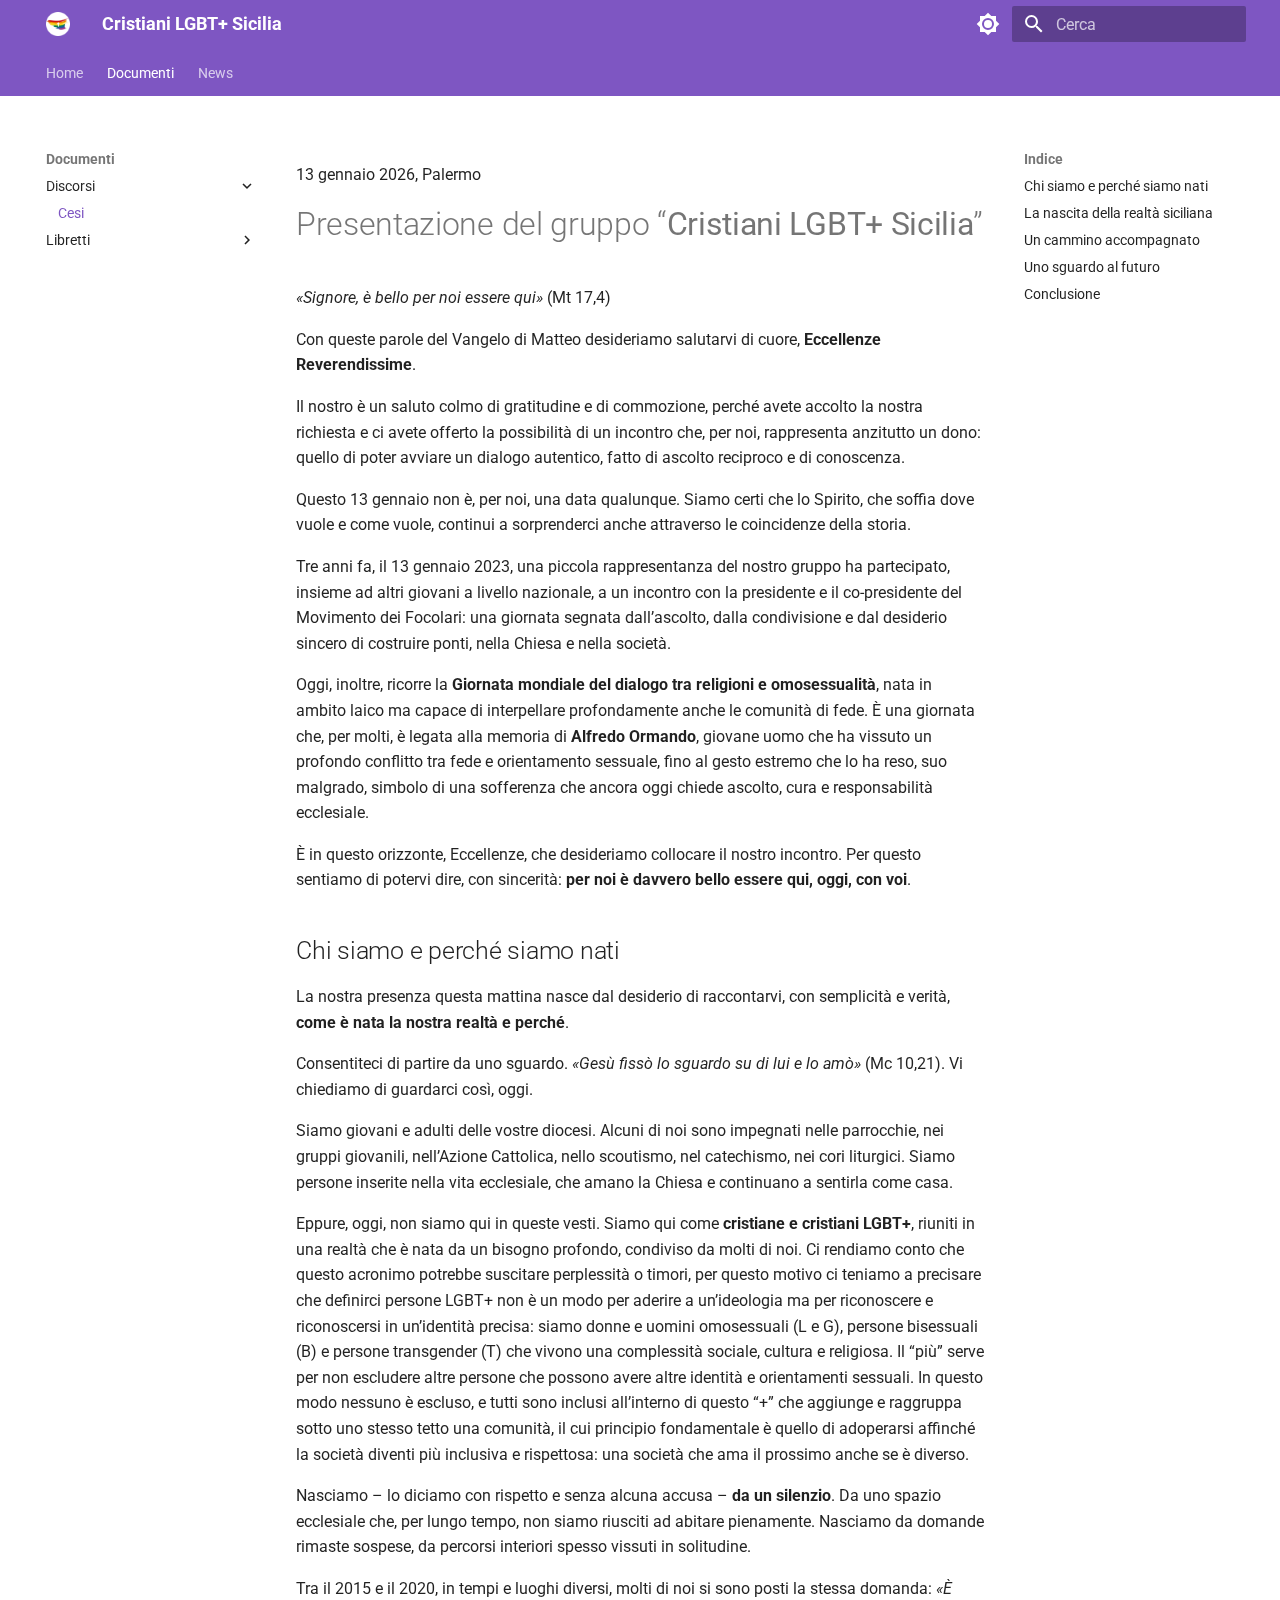
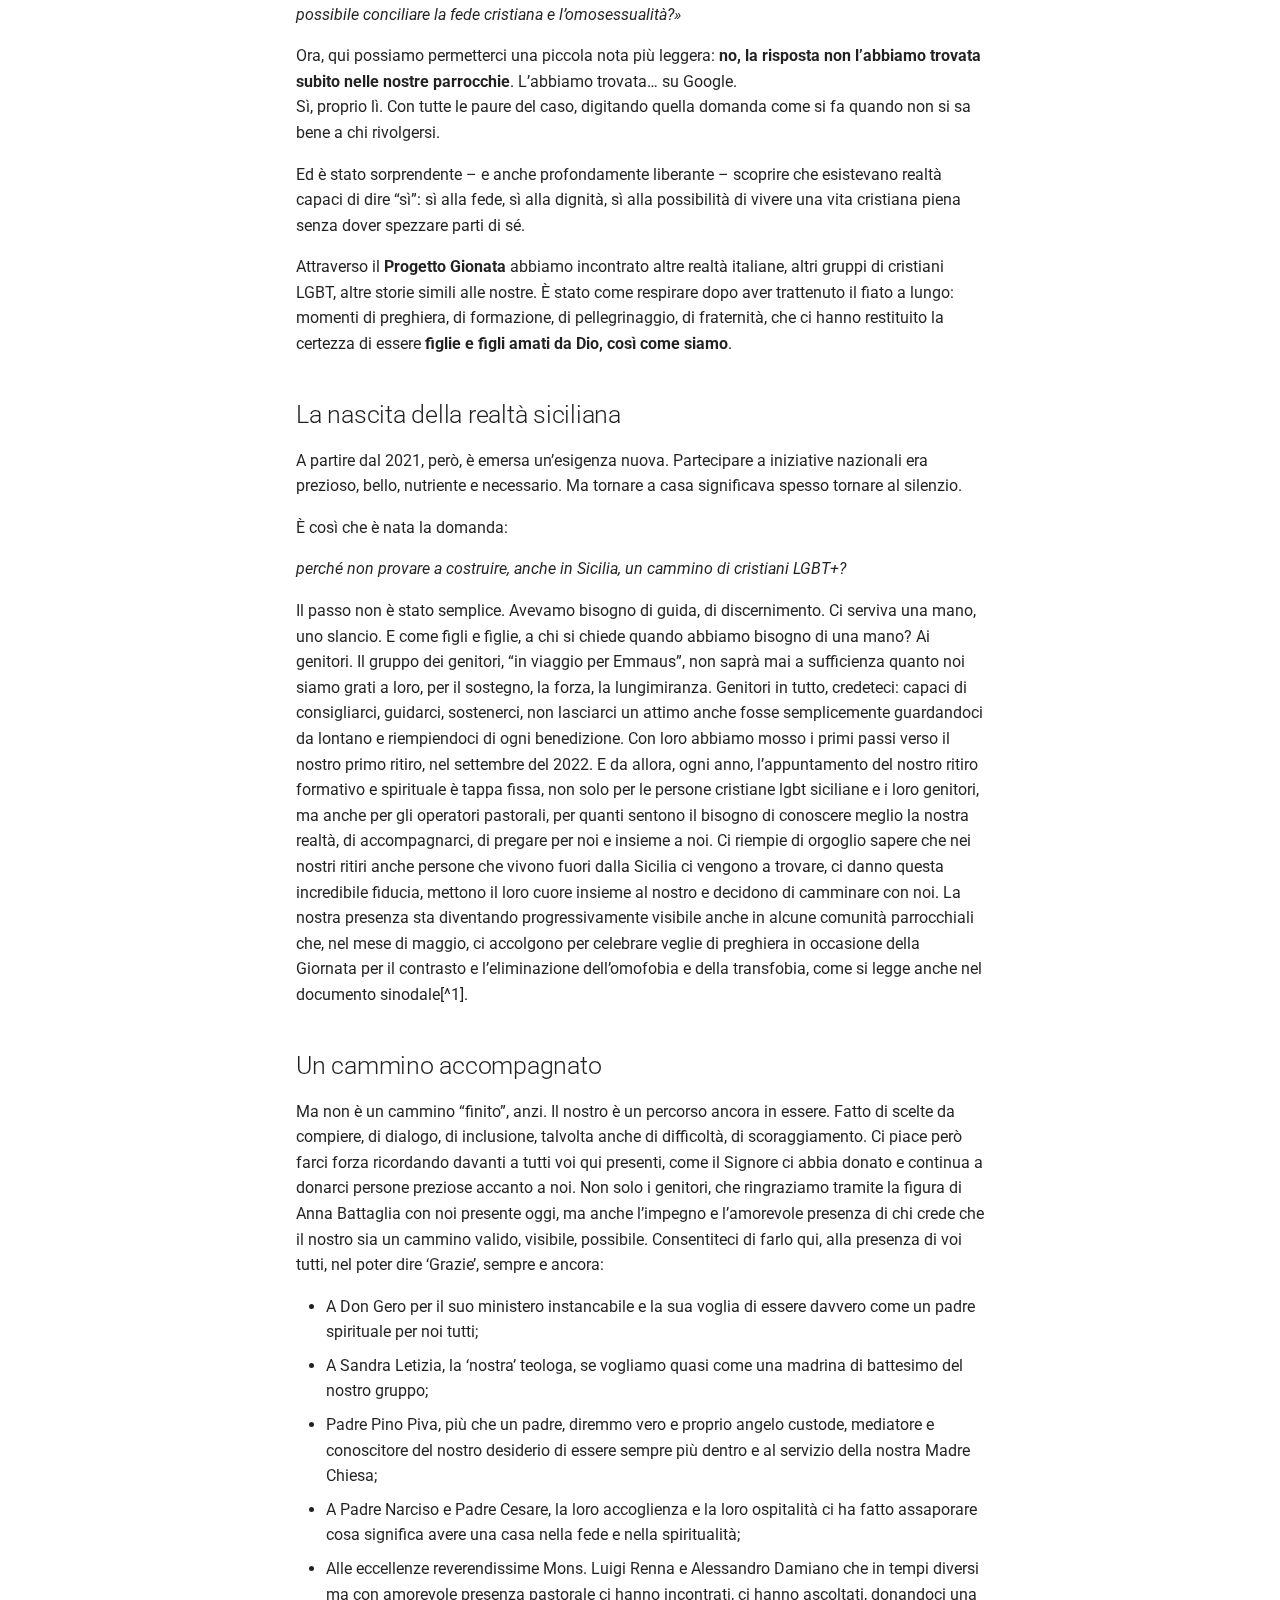
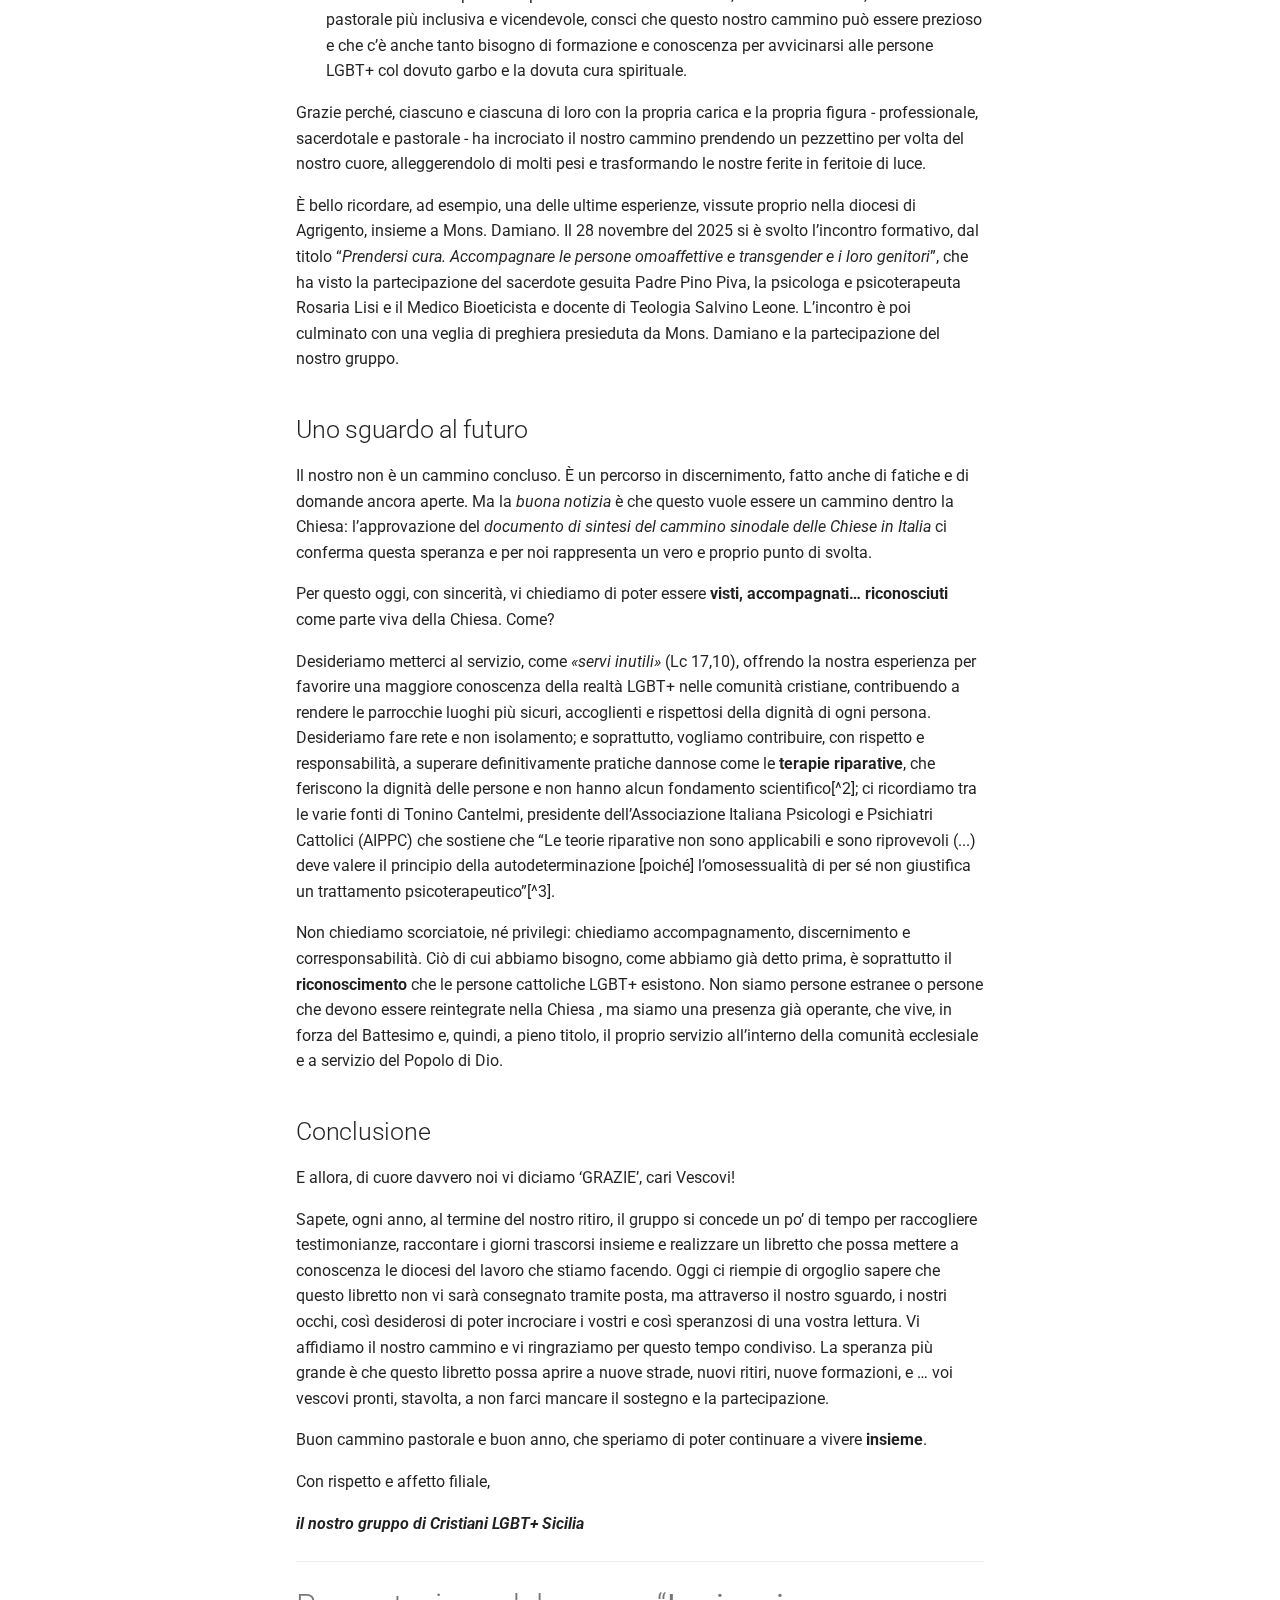
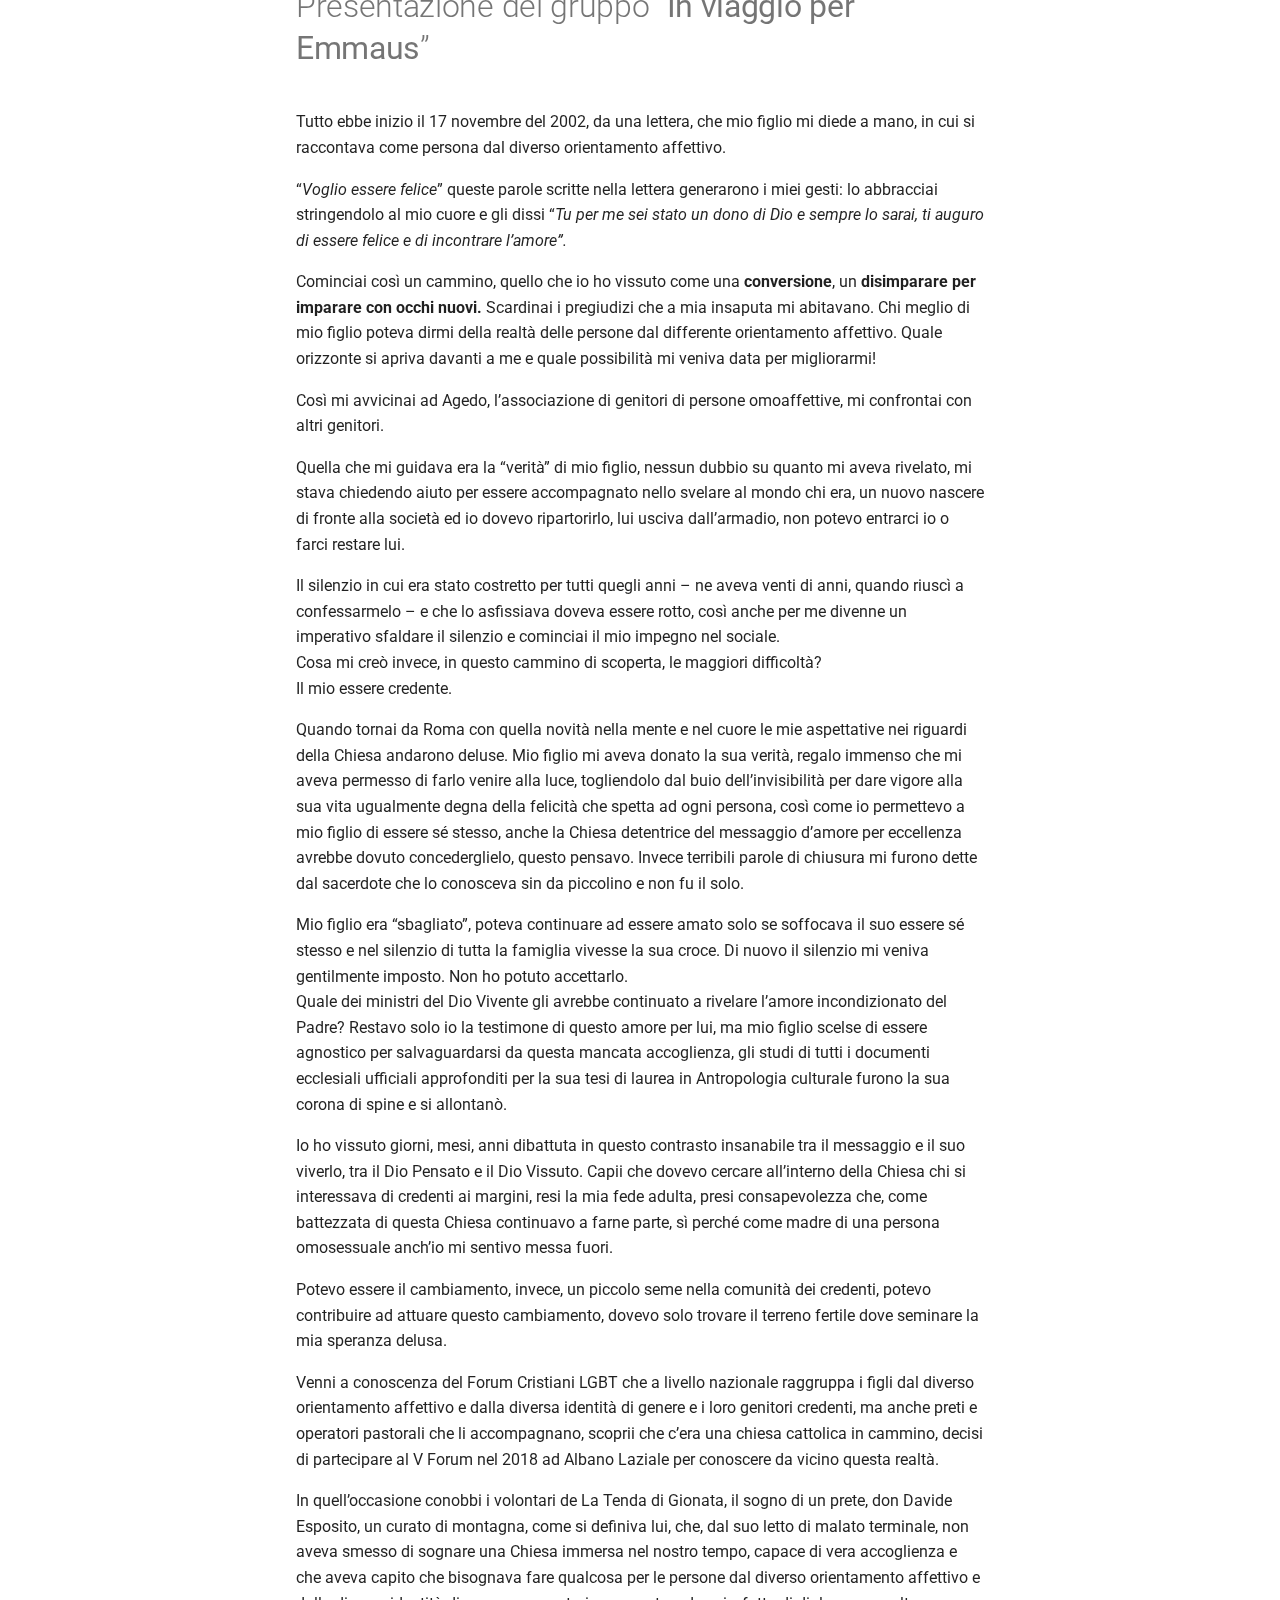
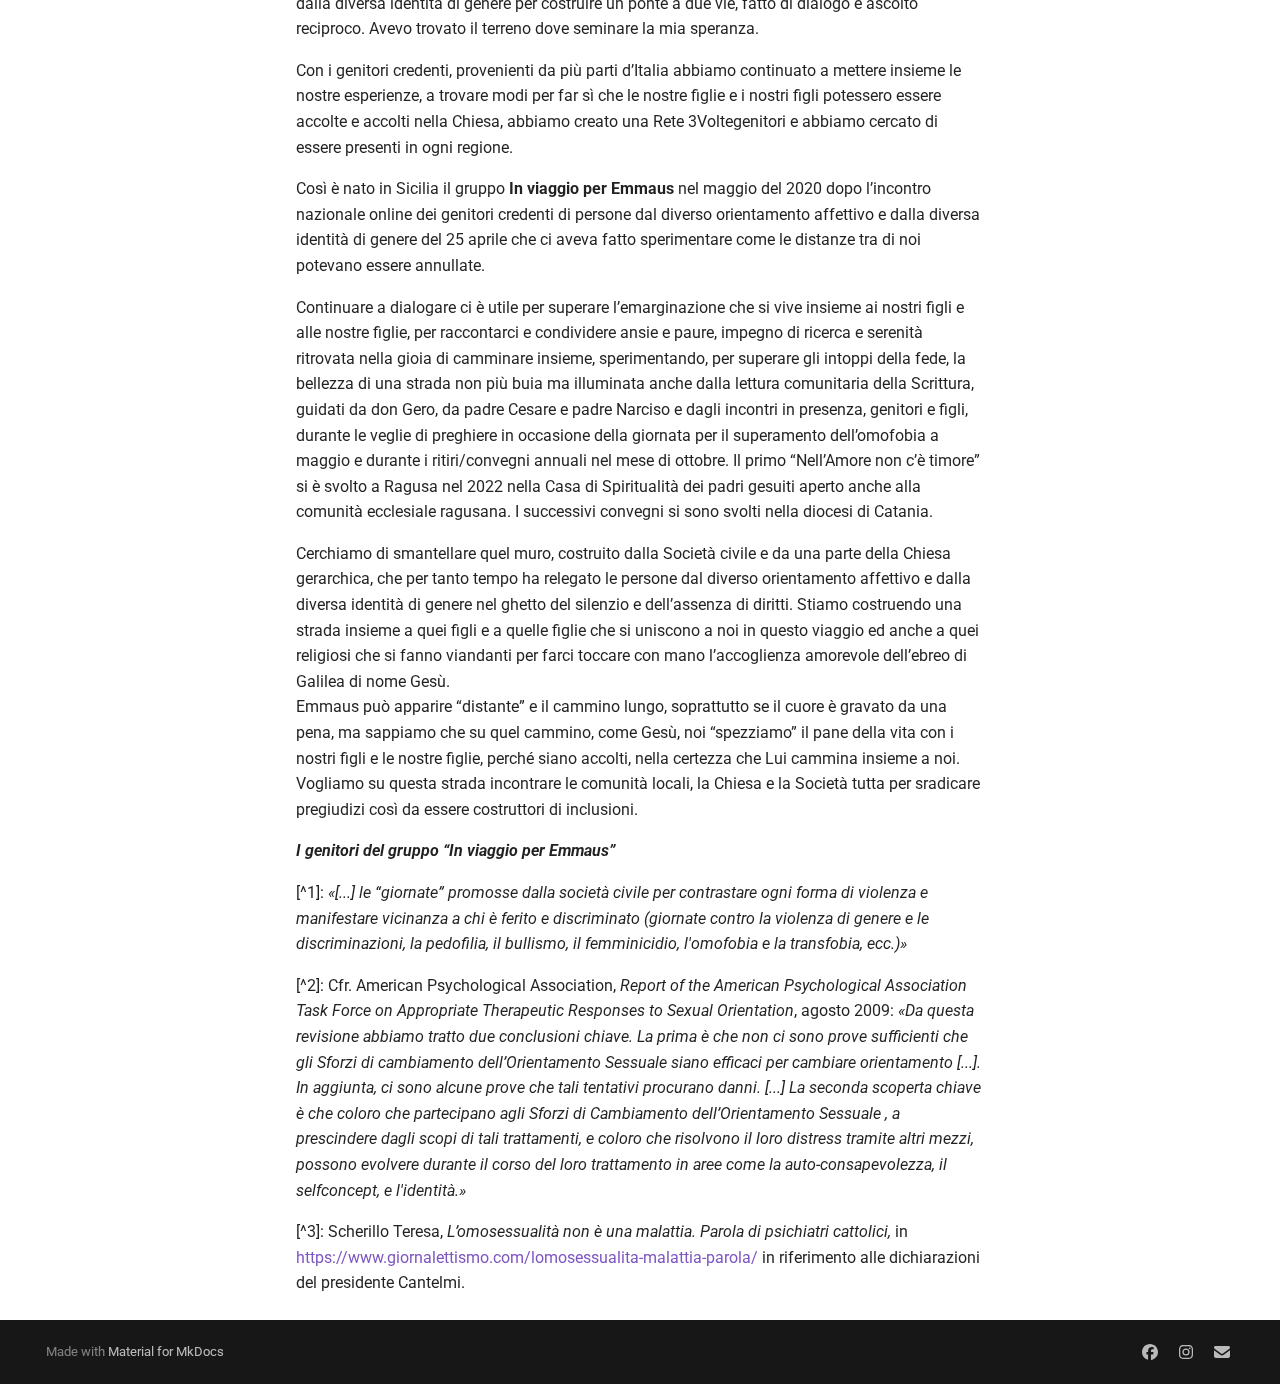
<file: documenti/discorsi/cesi/index.html>
<!doctype html>
<html lang="it" class="no-js">
  <head>
    
      <meta charset="utf-8">
      <meta name="viewport" content="width=device-width,initial-scale=1">
      
        <meta name="description" content="Comunità di fede inclusiva e accogliente in Sicilia">
      
      
      
        <link rel="canonical" href="https://cristianilgbtsicilia.it/documenti/discorsi/cesi/">
      
      
        <link rel="prev" href="../../..">
      
      
        <link rel="next" href="../../libretti/ritiri/2025/">
      
      
        
      
      
      <link rel="icon" href="../../../assets/favicon.ico">
      <meta name="generator" content="mkdocs-1.6.1, mkdocs-material-9.7.1">
    
    
      
        <title>Cesi - Cristiani LGBT+ Sicilia</title>
      
    
    
      <link rel="stylesheet" href="../../../assets/stylesheets/main.484c7ddc.min.css">
      
        
        <link rel="stylesheet" href="../../../assets/stylesheets/palette.ab4e12ef.min.css">
      
      


    
    
      
    
    
      
        
        
        <link rel="preconnect" href="https://fonts.gstatic.com" crossorigin>
        <link rel="stylesheet" href="https://fonts.googleapis.com/css?family=Roboto:300,300i,400,400i,700,700i%7CRoboto+Mono:400,400i,700,700i&display=fallback">
        <style>:root{--md-text-font:"Roboto";--md-code-font:"Roboto Mono"}</style>
      
    
    
      <link rel="stylesheet" href="../../../stylesheets/extra.css">
    
      <link rel="stylesheet" href="https://fonts.googleapis.com/icon?family=Material+Icons">
    
    <script>__md_scope=new URL("../../..",location),__md_hash=e=>[...e].reduce(((e,_)=>(e<<5)-e+_.charCodeAt(0)),0),__md_get=(e,_=localStorage,t=__md_scope)=>JSON.parse(_.getItem(t.pathname+"."+e)),__md_set=(e,_,t=localStorage,a=__md_scope)=>{try{t.setItem(a.pathname+"."+e,JSON.stringify(_))}catch(e){}}</script>
    
      

    
    
  </head>
  
  
    
    
      
    
    
    
    
    <body dir="ltr" data-md-color-scheme="default" data-md-color-primary="deep-purple" data-md-color-accent="pink">
  
    
    <input class="md-toggle" data-md-toggle="drawer" type="checkbox" id="__drawer" autocomplete="off">
    <input class="md-toggle" data-md-toggle="search" type="checkbox" id="__search" autocomplete="off">
    <label class="md-overlay" for="__drawer"></label>
    <div data-md-component="skip">
      
        
        <a href="#presentazione-del-gruppo-cristiani-lgbt-sicilia" class="md-skip">
          Vai al contenuto
        </a>
      
    </div>
    <div data-md-component="announce">
      
    </div>
    
    
      

<header class="md-header" data-md-component="header">
  <nav class="md-header__inner md-grid" aria-label="Intestazione">
    <a href="../../.." title="Cristiani LGBT+ Sicilia" class="md-header__button md-logo" aria-label="Cristiani LGBT+ Sicilia" data-md-component="logo">
      
  <img src="../../../assets/favicon.png" alt="logo">

    </a>
    <label class="md-header__button md-icon" for="__drawer">
      
      <svg xmlns="http://www.w3.org/2000/svg" viewBox="0 0 24 24"><path d="M3 6h18v2H3zm0 5h18v2H3zm0 5h18v2H3z"/></svg>
    </label>
    <div class="md-header__title" data-md-component="header-title">
      <div class="md-header__ellipsis">
        <div class="md-header__topic">
          <span class="md-ellipsis">
            Cristiani LGBT+ Sicilia
          </span>
        </div>
        <div class="md-header__topic" data-md-component="header-topic">
          <span class="md-ellipsis">
            
              Cesi
            
          </span>
        </div>
      </div>
    </div>
    
      
        <form class="md-header__option" data-md-component="palette">
  
    
    
    
    <input class="md-option" data-md-color-media="" data-md-color-scheme="default" data-md-color-primary="deep-purple" data-md-color-accent="pink"  aria-label="Passa al tema scuro"  type="radio" name="__palette" id="__palette_0">
    
      <label class="md-header__button md-icon" title="Passa al tema scuro" for="__palette_1" hidden>
        <svg xmlns="http://www.w3.org/2000/svg" viewBox="0 0 24 24"><path d="M12 8a4 4 0 0 0-4 4 4 4 0 0 0 4 4 4 4 0 0 0 4-4 4 4 0 0 0-4-4m0 10a6 6 0 0 1-6-6 6 6 0 0 1 6-6 6 6 0 0 1 6 6 6 6 0 0 1-6 6m8-9.31V4h-4.69L12 .69 8.69 4H4v4.69L.69 12 4 15.31V20h4.69L12 23.31 15.31 20H20v-4.69L23.31 12z"/></svg>
      </label>
    
  
    
    
    
    <input class="md-option" data-md-color-media="" data-md-color-scheme="slate" data-md-color-primary="deep-purple" data-md-color-accent="pink"  aria-label="Passa al tema chiaro"  type="radio" name="__palette" id="__palette_1">
    
      <label class="md-header__button md-icon" title="Passa al tema chiaro" for="__palette_0" hidden>
        <svg xmlns="http://www.w3.org/2000/svg" viewBox="0 0 24 24"><path d="M12 18c-.89 0-1.74-.2-2.5-.55C11.56 16.5 13 14.42 13 12s-1.44-4.5-3.5-5.45C10.26 6.2 11.11 6 12 6a6 6 0 0 1 6 6 6 6 0 0 1-6 6m8-9.31V4h-4.69L12 .69 8.69 4H4v4.69L.69 12 4 15.31V20h4.69L12 23.31 15.31 20H20v-4.69L23.31 12z"/></svg>
      </label>
    
  
</form>
      
    
    
      <script>var palette=__md_get("__palette");if(palette&&palette.color){if("(prefers-color-scheme)"===palette.color.media){var media=matchMedia("(prefers-color-scheme: light)"),input=document.querySelector(media.matches?"[data-md-color-media='(prefers-color-scheme: light)']":"[data-md-color-media='(prefers-color-scheme: dark)']");palette.color.media=input.getAttribute("data-md-color-media"),palette.color.scheme=input.getAttribute("data-md-color-scheme"),palette.color.primary=input.getAttribute("data-md-color-primary"),palette.color.accent=input.getAttribute("data-md-color-accent")}for(var[key,value]of Object.entries(palette.color))document.body.setAttribute("data-md-color-"+key,value)}</script>
    
    
    
      
      
        <label class="md-header__button md-icon" for="__search">
          
          <svg xmlns="http://www.w3.org/2000/svg" viewBox="0 0 24 24"><path d="M9.5 3A6.5 6.5 0 0 1 16 9.5c0 1.61-.59 3.09-1.56 4.23l.27.27h.79l5 5-1.5 1.5-5-5v-.79l-.27-.27A6.52 6.52 0 0 1 9.5 16 6.5 6.5 0 0 1 3 9.5 6.5 6.5 0 0 1 9.5 3m0 2C7 5 5 7 5 9.5S7 14 9.5 14 14 12 14 9.5 12 5 9.5 5"/></svg>
        </label>
        <div class="md-search" data-md-component="search" role="dialog">
  <label class="md-search__overlay" for="__search"></label>
  <div class="md-search__inner" role="search">
    <form class="md-search__form" name="search">
      <input type="text" class="md-search__input" name="query" aria-label="Cerca" placeholder="Cerca" autocapitalize="off" autocorrect="off" autocomplete="off" spellcheck="false" data-md-component="search-query" required>
      <label class="md-search__icon md-icon" for="__search">
        
        <svg xmlns="http://www.w3.org/2000/svg" viewBox="0 0 24 24"><path d="M9.5 3A6.5 6.5 0 0 1 16 9.5c0 1.61-.59 3.09-1.56 4.23l.27.27h.79l5 5-1.5 1.5-5-5v-.79l-.27-.27A6.52 6.52 0 0 1 9.5 16 6.5 6.5 0 0 1 3 9.5 6.5 6.5 0 0 1 9.5 3m0 2C7 5 5 7 5 9.5S7 14 9.5 14 14 12 14 9.5 12 5 9.5 5"/></svg>
        
        <svg xmlns="http://www.w3.org/2000/svg" viewBox="0 0 24 24"><path d="M20 11v2H8l5.5 5.5-1.42 1.42L4.16 12l7.92-7.92L13.5 5.5 8 11z"/></svg>
      </label>
      <nav class="md-search__options" aria-label="Cerca">
        
        <button type="reset" class="md-search__icon md-icon" title="Cancella" aria-label="Cancella" tabindex="-1">
          
          <svg xmlns="http://www.w3.org/2000/svg" viewBox="0 0 24 24"><path d="M19 6.41 17.59 5 12 10.59 6.41 5 5 6.41 10.59 12 5 17.59 6.41 19 12 13.41 17.59 19 19 17.59 13.41 12z"/></svg>
        </button>
      </nav>
      
    </form>
    <div class="md-search__output">
      <div class="md-search__scrollwrap" tabindex="0" data-md-scrollfix>
        <div class="md-search-result" data-md-component="search-result">
          <div class="md-search-result__meta">
            Inizializza la ricerca
          </div>
          <ol class="md-search-result__list" role="presentation"></ol>
        </div>
      </div>
    </div>
  </div>
</div>
      
    
    
  </nav>
  
</header>
    
    <div class="md-container" data-md-component="container">
      
      
        
          
            
<nav class="md-tabs" aria-label="Tabs" data-md-component="tabs">
  <div class="md-grid">
    <ul class="md-tabs__list">
      
        
  
  
  
  
    <li class="md-tabs__item">
      <a href="../../.." class="md-tabs__link">
        
  
  
    
  
  Home

      </a>
    </li>
  

      
        
  
  
  
    
  
  
    
    
      
  
  
  
    
  
  
    
    
      <li class="md-tabs__item md-tabs__item--active">
        <a href="./" class="md-tabs__link">
          
  
  
  Documenti

        </a>
      </li>
    
  

    
  

      
        
  
  
  
  
    
    
      <li class="md-tabs__item">
        <a href="../../../news/" class="md-tabs__link">
          
  
  
  News

        </a>
      </li>
    
  

      
    </ul>
  </div>
</nav>
          
        
      
      <main class="md-main" data-md-component="main">
        <div class="md-main__inner md-grid">
          
            
              
              <div class="md-sidebar md-sidebar--primary" data-md-component="sidebar" data-md-type="navigation" >
                <div class="md-sidebar__scrollwrap">
                  <div class="md-sidebar__inner">
                    


  


<nav class="md-nav md-nav--primary md-nav--lifted" aria-label="Navigazione" data-md-level="0">
  <label class="md-nav__title" for="__drawer">
    <a href="../../.." title="Cristiani LGBT+ Sicilia" class="md-nav__button md-logo" aria-label="Cristiani LGBT+ Sicilia" data-md-component="logo">
      
  <img src="../../../assets/favicon.png" alt="logo">

    </a>
    Cristiani LGBT+ Sicilia
  </label>
  
  <ul class="md-nav__list" data-md-scrollfix>
    
      
      
  
  
  
  
    <li class="md-nav__item">
      <a href="../../.." class="md-nav__link">
        
  
  
  <span class="md-ellipsis">
    
  
    Home
  

    
  </span>
  
  

      </a>
    </li>
  

    
      
      
  
  
    
  
  
  
    
    
    
    
      
        
        
      
      
    
    
    <li class="md-nav__item md-nav__item--active md-nav__item--section md-nav__item--nested">
      
        
        
        <input class="md-nav__toggle md-toggle " type="checkbox" id="__nav_2" checked>
        
          
          <label class="md-nav__link" for="__nav_2" id="__nav_2_label" tabindex="">
            
  
  
  <span class="md-ellipsis">
    
  
    Documenti
  

    
  </span>
  
  

            <span class="md-nav__icon md-icon"></span>
          </label>
        
        <nav class="md-nav" data-md-level="1" aria-labelledby="__nav_2_label" aria-expanded="true">
          <label class="md-nav__title" for="__nav_2">
            <span class="md-nav__icon md-icon"></span>
            
  
    Documenti
  

          </label>
          <ul class="md-nav__list" data-md-scrollfix>
            
              
                
  
  
    
  
  
  
    
    
    
    
      
      
    
    
    <li class="md-nav__item md-nav__item--active md-nav__item--nested">
      
        
        
        <input class="md-nav__toggle md-toggle " type="checkbox" id="__nav_2_1" checked>
        
          
          <label class="md-nav__link" for="__nav_2_1" id="__nav_2_1_label" tabindex="0">
            
  
  
  <span class="md-ellipsis">
    
  
    Discorsi
  

    
  </span>
  
  

            <span class="md-nav__icon md-icon"></span>
          </label>
        
        <nav class="md-nav" data-md-level="2" aria-labelledby="__nav_2_1_label" aria-expanded="true">
          <label class="md-nav__title" for="__nav_2_1">
            <span class="md-nav__icon md-icon"></span>
            
  
    Discorsi
  

          </label>
          <ul class="md-nav__list" data-md-scrollfix>
            
              
                
  
  
    
  
  
  
    <li class="md-nav__item md-nav__item--active">
      
      <input class="md-nav__toggle md-toggle" type="checkbox" id="__toc">
      
      
        
      
      
        <label class="md-nav__link md-nav__link--active" for="__toc">
          
  
  
  <span class="md-ellipsis">
    
  
    Cesi
  

    
  </span>
  
  

          <span class="md-nav__icon md-icon"></span>
        </label>
      
      <a href="./" class="md-nav__link md-nav__link--active">
        
  
  
  <span class="md-ellipsis">
    
  
    Cesi
  

    
  </span>
  
  

      </a>
      
        

<nav class="md-nav md-nav--secondary" aria-label="Indice">
  
  
  
    
  
  
    <label class="md-nav__title" for="__toc">
      <span class="md-nav__icon md-icon"></span>
      Indice
    </label>
    <ul class="md-nav__list" data-md-component="toc" data-md-scrollfix>
      
        <li class="md-nav__item">
  <a href="#chi-siamo-e-perche-siamo-nati" class="md-nav__link">
    <span class="md-ellipsis">
      
        Chi siamo e perché siamo nati
      
    </span>
  </a>
  
</li>
      
        <li class="md-nav__item">
  <a href="#la-nascita-della-realta-siciliana" class="md-nav__link">
    <span class="md-ellipsis">
      
        La nascita della realtà siciliana
      
    </span>
  </a>
  
</li>
      
        <li class="md-nav__item">
  <a href="#un-cammino-accompagnato" class="md-nav__link">
    <span class="md-ellipsis">
      
        Un cammino accompagnato
      
    </span>
  </a>
  
</li>
      
        <li class="md-nav__item">
  <a href="#uno-sguardo-al-futuro" class="md-nav__link">
    <span class="md-ellipsis">
      
        Uno sguardo al futuro
      
    </span>
  </a>
  
</li>
      
        <li class="md-nav__item">
  <a href="#conclusione" class="md-nav__link">
    <span class="md-ellipsis">
      
        Conclusione
      
    </span>
  </a>
  
</li>
      
    </ul>
  
</nav>
      
    </li>
  

              
            
          </ul>
        </nav>
      
    </li>
  

              
            
              
                
  
  
  
  
    
    
    
    
      
      
    
    
    <li class="md-nav__item md-nav__item--nested">
      
        
        
        <input class="md-nav__toggle md-toggle " type="checkbox" id="__nav_2_2" >
        
          
          <label class="md-nav__link" for="__nav_2_2" id="__nav_2_2_label" tabindex="0">
            
  
  
  <span class="md-ellipsis">
    
  
    Libretti
  

    
  </span>
  
  

            <span class="md-nav__icon md-icon"></span>
          </label>
        
        <nav class="md-nav" data-md-level="2" aria-labelledby="__nav_2_2_label" aria-expanded="false">
          <label class="md-nav__title" for="__nav_2_2">
            <span class="md-nav__icon md-icon"></span>
            
  
    Libretti
  

          </label>
          <ul class="md-nav__list" data-md-scrollfix>
            
              
                
  
  
  
  
    
    
    
    
      
      
    
    
    <li class="md-nav__item md-nav__item--nested">
      
        
        
        <input class="md-nav__toggle md-toggle " type="checkbox" id="__nav_2_2_1" >
        
          
          <label class="md-nav__link" for="__nav_2_2_1" id="__nav_2_2_1_label" tabindex="0">
            
  
  
  <span class="md-ellipsis">
    
  
    Ritiri
  

    
  </span>
  
  

            <span class="md-nav__icon md-icon"></span>
          </label>
        
        <nav class="md-nav" data-md-level="3" aria-labelledby="__nav_2_2_1_label" aria-expanded="false">
          <label class="md-nav__title" for="__nav_2_2_1">
            <span class="md-nav__icon md-icon"></span>
            
  
    Ritiri
  

          </label>
          <ul class="md-nav__list" data-md-scrollfix>
            
              
                
  
  
  
  
    <li class="md-nav__item">
      <a href="../../libretti/ritiri/2025/" class="md-nav__link">
        
  
  
  <span class="md-ellipsis">
    
  
    2025
  

    
  </span>
  
  

      </a>
    </li>
  

              
            
          </ul>
        </nav>
      
    </li>
  

              
            
          </ul>
        </nav>
      
    </li>
  

              
            
          </ul>
        </nav>
      
    </li>
  

    
      
      
  
  
  
  
    
    
    
    
      
      
    
    
    <li class="md-nav__item md-nav__item--nested">
      
        
        
        <input class="md-nav__toggle md-toggle " type="checkbox" id="__nav_3" >
        
          
          <label class="md-nav__link" for="__nav_3" id="__nav_3_label" tabindex="0">
            
  
  
  <span class="md-ellipsis">
    
  
    News
  

    
  </span>
  
  

            <span class="md-nav__icon md-icon"></span>
          </label>
        
        <nav class="md-nav" data-md-level="1" aria-labelledby="__nav_3_label" aria-expanded="false">
          <label class="md-nav__title" for="__nav_3">
            <span class="md-nav__icon md-icon"></span>
            
  
    News
  

          </label>
          <ul class="md-nav__list" data-md-scrollfix>
            
              
                
  
  
  
    
  
  
    <li class="md-nav__item">
      <a href="../../../news/" class="md-nav__link">
        
  
  
  <span class="md-ellipsis">
    
  
    Aggiornamenti
  

    
  </span>
  
  

      </a>
    </li>
  

              
            
              
                
  
  
  
  
    
    
    
    
      
      
    
    
    <li class="md-nav__item md-nav__item--nested">
      
        
        
        <input class="md-nav__toggle md-toggle " type="checkbox" id="__nav_3_2" >
        
          
          <label class="md-nav__link" for="__nav_3_2" id="__nav_3_2_label" tabindex="0">
            
  
  
  <span class="md-ellipsis">
    
  
    Archivio
  

    
  </span>
  
  

            <span class="md-nav__icon md-icon"></span>
          </label>
        
        <nav class="md-nav" data-md-level="2" aria-labelledby="__nav_3_2_label" aria-expanded="false">
          <label class="md-nav__title" for="__nav_3_2">
            <span class="md-nav__icon md-icon"></span>
            
  
    Archivio
  

          </label>
          <ul class="md-nav__list" data-md-scrollfix>
            
              
                
  
  
  
    
  
  
    <li class="md-nav__item">
      <a href="../../../news/archive/2026/" class="md-nav__link">
        
  
  
  <span class="md-ellipsis">
    
  
    2026
  

    
  </span>
  
  

      </a>
    </li>
  

              
            
          </ul>
        </nav>
      
    </li>
  

              
            
          </ul>
        </nav>
      
    </li>
  

    
  </ul>
</nav>
                  </div>
                </div>
              </div>
            
            
              
              <div class="md-sidebar md-sidebar--secondary" data-md-component="sidebar" data-md-type="toc" >
                <div class="md-sidebar__scrollwrap">
                  <div class="md-sidebar__inner">
                    

<nav class="md-nav md-nav--secondary" aria-label="Indice">
  
  
  
    
  
  
    <label class="md-nav__title" for="__toc">
      <span class="md-nav__icon md-icon"></span>
      Indice
    </label>
    <ul class="md-nav__list" data-md-component="toc" data-md-scrollfix>
      
        <li class="md-nav__item">
  <a href="#chi-siamo-e-perche-siamo-nati" class="md-nav__link">
    <span class="md-ellipsis">
      
        Chi siamo e perché siamo nati
      
    </span>
  </a>
  
</li>
      
        <li class="md-nav__item">
  <a href="#la-nascita-della-realta-siciliana" class="md-nav__link">
    <span class="md-ellipsis">
      
        La nascita della realtà siciliana
      
    </span>
  </a>
  
</li>
      
        <li class="md-nav__item">
  <a href="#un-cammino-accompagnato" class="md-nav__link">
    <span class="md-ellipsis">
      
        Un cammino accompagnato
      
    </span>
  </a>
  
</li>
      
        <li class="md-nav__item">
  <a href="#uno-sguardo-al-futuro" class="md-nav__link">
    <span class="md-ellipsis">
      
        Uno sguardo al futuro
      
    </span>
  </a>
  
</li>
      
        <li class="md-nav__item">
  <a href="#conclusione" class="md-nav__link">
    <span class="md-ellipsis">
      
        Conclusione
      
    </span>
  </a>
  
</li>
      
    </ul>
  
</nav>
                  </div>
                </div>
              </div>
            
          
          
            <div class="md-content" data-md-component="content">
              
              <article class="md-content__inner md-typeset">
                
                  



<p>13 gennaio 2026, Palermo</p>
<h1 id="presentazione-del-gruppo-cristiani-lgbt-sicilia">Presentazione del gruppo “<strong>Cristiani LGBT+ Sicilia</strong>”</h1>
<p><em>«Signore, è bello per noi essere qui»</em> (Mt 17,4)</p>
<p>Con queste parole del Vangelo di Matteo desideriamo salutarvi di cuore, <strong>Eccellenze Reverendissime</strong>.</p>
<p>Il nostro è un saluto colmo di gratitudine e di commozione, perché avete accolto la nostra richiesta e ci avete offerto la possibilità di un incontro che, per noi, rappresenta anzitutto un dono: quello di poter avviare un dialogo autentico, fatto di ascolto reciproco e di conoscenza.</p>
<p>Questo 13 gennaio non è, per noi, una data qualunque. Siamo certi che lo Spirito, che soffia dove vuole e come vuole, continui a sorprenderci anche attraverso le coincidenze della storia.</p>
<p>Tre anni fa, il 13 gennaio 2023, una piccola rappresentanza del nostro gruppo ha partecipato, insieme ad altri giovani a livello nazionale, a un incontro con la presidente e il co-presidente del Movimento dei Focolari: una giornata segnata dall’ascolto, dalla condivisione e dal desiderio sincero di costruire ponti, nella Chiesa e nella società.</p>
<p>Oggi, inoltre, ricorre la <strong>Giornata mondiale del dialogo tra religioni e omosessualità</strong>, nata in ambito laico ma capace di interpellare profondamente anche le comunità di fede. È una giornata che, per molti, è legata alla memoria di <strong>Alfredo Ormando</strong>, giovane uomo che ha vissuto un profondo conflitto tra fede e orientamento sessuale, fino al gesto estremo che lo ha reso, suo malgrado, simbolo di una sofferenza che ancora oggi chiede ascolto, cura e responsabilità ecclesiale.</p>
<p>È in questo orizzonte, Eccellenze, che desideriamo collocare il nostro incontro. Per questo sentiamo di potervi dire, con sincerità: <strong>per noi è davvero bello essere qui, oggi, con voi</strong>.</p>
<h2 id="chi-siamo-e-perche-siamo-nati">Chi siamo e perché siamo nati</h2>
<p>La nostra presenza questa mattina nasce dal desiderio di raccontarvi, con semplicità e verità, <strong>come è nata la nostra realtà e perché</strong>.</p>
<p>Consentiteci di partire da uno sguardo. <em>«Gesù fissò lo sguardo su di lui e lo amò»</em> (Mc 10,21). Vi chiediamo di guardarci così, oggi.</p>
<p>Siamo giovani e adulti delle vostre diocesi. Alcuni di noi sono impegnati nelle parrocchie, nei gruppi giovanili, nell’Azione Cattolica, nello scoutismo, nel catechismo, nei cori liturgici. Siamo persone inserite nella vita ecclesiale, che amano la Chiesa e continuano a sentirla come casa.</p>
<p>Eppure, oggi, non siamo qui in queste vesti. Siamo qui come <strong>cristiane e cristiani LGBT+</strong>, riuniti in una realtà che è nata da un bisogno profondo, condiviso da molti di noi. Ci rendiamo conto che questo acronimo potrebbe suscitare perplessità o timori, per questo motivo ci teniamo a precisare che definirci persone LGBT+ non è un modo per aderire a un’ideologia ma per riconoscere e riconoscersi in un’identità precisa: siamo donne e uomini omosessuali (L e G), persone bisessuali (B) e persone transgender (T) che vivono una complessità sociale, cultura e religiosa. Il “più” serve per non escludere altre persone che possono avere altre identità e orientamenti sessuali. In questo modo nessuno è escluso, e tutti sono inclusi all’interno di questo “+” che aggiunge e raggruppa sotto uno stesso tetto una comunità, il cui principio fondamentale è quello di adoperarsi affinché la società diventi più inclusiva e rispettosa: una società che ama il prossimo anche se è diverso. </p>
<p>Nasciamo – lo diciamo con rispetto e senza alcuna accusa – <strong>da un silenzio</strong>. Da uno spazio ecclesiale che, per lungo tempo, non siamo riusciti ad abitare pienamente. Nasciamo da domande rimaste sospese, da percorsi interiori spesso vissuti in solitudine.</p>
<p>Tra il 2015 e il 2020, in tempi e luoghi diversi, molti di noi si sono posti la stessa domanda: <em>«È possibile conciliare la fede cristiana e l’omosessualità?»</em></p>
<p>Ora, qui possiamo permetterci una piccola nota più leggera: <strong>no, la risposta non l’abbiamo trovata subito nelle nostre parrocchie</strong>. L’abbiamo trovata… su Google.<br />
Sì, proprio lì. Con tutte le paure del caso, digitando quella domanda come si fa quando non si sa bene a chi rivolgersi.</p>
<p>Ed è stato sorprendente – e anche profondamente liberante – scoprire che esistevano realtà capaci di dire “sì”: sì alla fede, sì alla dignità, sì alla possibilità di vivere una vita cristiana piena senza dover spezzare parti di sé.</p>
<p>Attraverso il <strong>Progetto Gionata</strong> abbiamo incontrato altre realtà italiane, altri gruppi di cristiani LGBT, altre storie simili alle nostre. È stato come respirare dopo aver trattenuto il fiato a lungo: momenti di preghiera, di formazione, di pellegrinaggio, di fraternità, che ci hanno restituito la certezza di essere <strong>figlie e figli amati da Dio, così come siamo</strong>.</p>
<h2 id="la-nascita-della-realta-siciliana">La nascita della realtà siciliana</h2>
<p>A partire dal 2021, però, è emersa un’esigenza nuova. Partecipare a iniziative nazionali era prezioso, bello, nutriente e necessario. Ma tornare a casa significava spesso tornare al silenzio.</p>
<p>È così che è nata la domanda:</p>
<p><em>perché non provare a costruire, anche in Sicilia, un cammino di cristiani LGBT+?</em></p>
<p>Il passo non è stato semplice. Avevamo bisogno di guida, di discernimento. Ci serviva una mano, uno slancio. E come figli e figlie, a chi si chiede quando abbiamo bisogno di una mano? Ai genitori. Il gruppo dei genitori, “in viaggio per Emmaus”, non saprà mai a sufficienza quanto noi siamo grati a loro, per il sostegno, la forza, la lungimiranza. Genitori in tutto, credeteci: capaci di consigliarci, guidarci, sostenerci, non lasciarci un attimo anche fosse semplicemente guardandoci da lontano e riempiendoci di ogni benedizione. Con loro abbiamo mosso i primi passi verso il nostro primo ritiro, nel settembre del 2022. E da allora, ogni anno, l’appuntamento del nostro ritiro formativo e spirituale è tappa fissa, non solo per le persone cristiane lgbt siciliane e i loro genitori, ma anche per gli operatori pastorali, per quanti sentono il bisogno di conoscere meglio la nostra realtà, di accompagnarci, di pregare per noi e insieme a noi. Ci riempie di orgoglio sapere che nei nostri ritiri anche persone che vivono fuori dalla Sicilia ci vengono a trovare, ci danno questa incredibile fiducia, mettono il loro cuore insieme al nostro e decidono di camminare con noi. La nostra presenza sta diventando progressivamente visibile anche in alcune comunità parrocchiali che, nel mese di maggio, ci accolgono per celebrare veglie di preghiera in occasione della Giornata per il contrasto e l’eliminazione dell’omofobia e della transfobia, come si legge anche nel documento sinodale[^1].</p>
<h2 id="un-cammino-accompagnato">Un cammino accompagnato</h2>
<p>Ma non è un cammino “finito”, anzi. Il nostro è un percorso ancora in essere. Fatto di scelte da compiere, di dialogo, di inclusione, talvolta anche di difficoltà, di scoraggiamento. Ci piace però farci forza ricordando davanti a tutti voi qui presenti, come il Signore ci abbia donato e continua a donarci persone preziose accanto a noi. Non solo i genitori, che ringraziamo tramite la figura di Anna Battaglia con noi presente oggi, ma anche l’impegno e l’amorevole presenza di chi crede che il nostro sia un cammino valido, visibile, possibile. Consentiteci di farlo qui, alla presenza di voi tutti, nel poter dire ‘Grazie’, sempre e ancora: </p>
<ul>
<li>A Don Gero per il suo ministero instancabile e la sua voglia di essere davvero come un padre spirituale per noi tutti;   </li>
<li>A Sandra Letizia, la ‘nostra’ teologa, se vogliamo quasi come una madrina di battesimo del nostro gruppo;  </li>
<li>Padre Pino Piva, più che un padre, diremmo vero e proprio angelo custode, mediatore e conoscitore del nostro desiderio di essere sempre più dentro e al servizio della nostra Madre Chiesa;  </li>
<li>A Padre Narciso e Padre Cesare, la loro accoglienza e la loro ospitalità ci ha fatto assaporare cosa significa avere una casa nella fede e nella spiritualità;  </li>
<li>Alle eccellenze reverendissime Mons. Luigi Renna e Alessandro Damiano che in tempi diversi ma con amorevole presenza pastorale ci hanno incontrati, ci hanno ascoltati, donandoci una pastorale più inclusiva e vicendevole, consci che questo nostro cammino può essere prezioso e che c’è anche tanto bisogno di formazione e conoscenza per avvicinarsi alle persone LGBT+ col dovuto garbo e la dovuta cura spirituale. </li>
</ul>
<p>Grazie perché, ciascuno e ciascuna di loro con la propria carica e la propria figura - professionale, sacerdotale e pastorale - ha incrociato il nostro cammino prendendo un pezzettino per volta del nostro cuore, alleggerendolo di molti pesi e trasformando le nostre ferite in feritoie di luce. </p>
<p>È bello ricordare, ad esempio, una delle ultime esperienze, vissute proprio nella diocesi di Agrigento, insieme a  Mons. Damiano. Il 28 novembre del 2025 si è svolto l’incontro formativo, dal titolo “<em>Prendersi cura. Accompagnare le persone omoaffettive e transgender e i loro genitori</em>”, che ha visto la partecipazione del sacerdote gesuita Padre Pino Piva, la psicologa e psicoterapeuta Rosaria Lisi e il Medico Bioeticista e docente di Teologia Salvino Leone. L’incontro è poi culminato con una veglia di preghiera presieduta da Mons. Damiano e la partecipazione del nostro gruppo.</p>
<h2 id="uno-sguardo-al-futuro">Uno sguardo al futuro</h2>
<p>Il nostro non è un cammino concluso. È un percorso in discernimento, fatto anche di fatiche e di domande ancora aperte. Ma la <em>buona notizia</em> è che questo vuole essere un cammino dentro la Chiesa: l’approvazione del <em>documento di sintesi del cammino sinodale delle Chiese in Italia</em> ci conferma questa speranza e per noi rappresenta un vero e proprio punto di svolta.</p>
<p>Per questo oggi, con sincerità, vi chiediamo di poter essere <strong>visti,  accompagnati… riconosciuti</strong> come parte viva della Chiesa. Come? </p>
<p>Desideriamo metterci al servizio, come <em>«servi inutili»</em> (Lc 17,10), offrendo la nostra esperienza per favorire una maggiore conoscenza della realtà LGBT+ nelle comunità cristiane, contribuendo a rendere le parrocchie luoghi più sicuri, accoglienti e rispettosi della dignità di ogni persona. Desideriamo fare rete e non isolamento; e soprattutto, vogliamo contribuire, con rispetto e responsabilità, a superare definitivamente pratiche dannose come le <strong>terapie riparative</strong>, che feriscono la dignità delle persone e non hanno alcun fondamento scientifico[^2]; ci ricordiamo tra le varie fonti di Tonino Cantelmi, presidente dell’Associazione Italiana Psicologi e Psichiatri Cattolici (AIPPC) che sostiene che “Le teorie riparative non sono applicabili e sono riprovevoli (...) deve valere il principio della autodeterminazione [poiché] l’omosessualità di per sé non giustifica un trattamento psicoterapeutico”[^3].</p>
<p>Non chiediamo scorciatoie, né privilegi: chiediamo accompagnamento, discernimento e corresponsabilità. Ciò di cui abbiamo bisogno, come abbiamo già detto prima, è soprattutto il <strong>riconoscimento</strong> che le persone cattoliche LGBT+ esistono. Non siamo persone estranee o persone che devono essere reintegrate nella Chiesa , ma siamo una presenza già operante, che vive, in forza del Battesimo e, quindi, a pieno titolo, il proprio servizio all’interno della comunità ecclesiale e a servizio del Popolo di Dio.  </p>
<h2 id="conclusione">Conclusione</h2>
<p>E allora, di cuore davvero noi vi diciamo ‘GRAZIE’, cari Vescovi! </p>
<p>Sapete, ogni anno, al termine del nostro ritiro, il gruppo si concede un po’ di tempo per raccogliere testimonianze, raccontare i giorni trascorsi insieme e realizzare un libretto che possa mettere a conoscenza le diocesi del lavoro che stiamo facendo. Oggi ci riempie di orgoglio sapere che questo libretto non vi sarà consegnato tramite posta, ma attraverso il nostro sguardo, i nostri occhi, così desiderosi di poter incrociare i vostri e così speranzosi di una vostra lettura. Vi affidiamo il nostro cammino e vi ringraziamo per questo tempo condiviso. La speranza più grande è che questo libretto possa aprire a nuove strade, nuovi ritiri, nuove formazioni, e … voi vescovi pronti, stavolta, a non farci mancare il sostegno e la partecipazione.</p>
<p>Buon cammino pastorale e buon anno, che speriamo di poter continuare a vivere <strong>insieme</strong>.</p>
<p>Con rispetto e affetto filiale, </p>
<p><strong><em>il nostro gruppo di Cristiani LGBT+ Sicilia</em></strong></p>
<hr />
<h1 id="presentazione-del-gruppo-in-viaggio-per-emmaus">Presentazione del gruppo “<strong>In viaggio per Emmaus</strong>”</h1>
<p>Tutto ebbe inizio il 17 novembre del 2002, da una lettera, che mio figlio mi diede a mano,  in cui si raccontava come persona dal diverso orientamento affettivo.</p>
<p>“<em>Voglio essere felice</em>” queste parole scritte nella lettera generarono i miei gesti: lo abbracciai stringendolo al mio cuore e gli dissi “<em>Tu per me sei stato un dono di Dio e sempre lo sarai, ti auguro di essere felice e di incontrare l’amore”.</em> </p>
<p>Cominciai così un cammino, quello che io ho vissuto come una <strong>conversione</strong>, un <strong>disimparare per imparare con occhi nuovi.</strong> Scardinai i pregiudizi che a mia insaputa mi abitavano. Chi meglio di mio figlio poteva dirmi della realtà delle persone dal differente orientamento affettivo. Quale orizzonte si apriva davanti a me e quale possibilità mi veniva data per migliorarmi!</p>
<p>Così mi avvicinai ad Agedo, l’associazione di genitori di persone omoaffettive,  mi  confrontai con altri genitori. </p>
<p>Quella che mi guidava era la “verità” di mio figlio, nessun dubbio su quanto mi aveva rivelato, mi stava chiedendo aiuto per essere accompagnato nello svelare al mondo chi era, un nuovo nascere di fronte alla società ed io dovevo ripartorirlo, lui usciva dall’armadio, non potevo entrarci io o farci restare lui.</p>
<p>Il silenzio in cui era stato costretto per tutti quegli anni – ne aveva venti di anni, quando riuscì a confessarmelo – e che lo asfissiava doveva essere rotto, così anche per me divenne un imperativo sfaldare il silenzio e cominciai il mio impegno nel sociale.<br />
Cosa mi creò invece, in questo cammino di scoperta, le maggiori difficoltà?<br />
 Il mio essere credente.</p>
<p>Quando tornai da Roma con quella novità nella mente e nel cuore le mie aspettative nei riguardi della Chiesa andarono deluse. Mio figlio mi aveva donato la sua verità, regalo immenso che mi aveva permesso di farlo venire alla luce, togliendolo dal buio dell’invisibilità per dare vigore alla sua vita ugualmente degna della felicità che spetta ad ogni persona, così come io permettevo a mio figlio di essere sé stesso, anche la Chiesa detentrice del messaggio d’amore per eccellenza avrebbe dovuto concederglielo, questo pensavo. Invece terribili parole di chiusura mi furono dette dal sacerdote che lo conosceva sin da piccolino e non fu il solo.</p>
<p>Mio figlio era “sbagliato”, poteva continuare ad essere amato solo se soffocava il suo essere sé stesso e nel silenzio di tutta la famiglia vivesse la sua croce. Di nuovo il silenzio mi veniva gentilmente imposto. Non ho potuto accettarlo.<br />
Quale dei ministri del Dio Vivente gli avrebbe continuato a rivelare l’amore incondizionato del Padre? Restavo solo io la testimone di questo amore per lui, ma mio figlio scelse di essere agnostico per salvaguardarsi da questa mancata accoglienza, gli studi di tutti i documenti ecclesiali ufficiali approfonditi per la sua tesi di laurea in Antropologia culturale furono la sua corona di spine e si allontanò.</p>
<p>Io ho vissuto giorni, mesi, anni dibattuta in questo contrasto insanabile tra il messaggio e il suo viverlo, tra il Dio Pensato e il Dio Vissuto. Capii che dovevo cercare all’interno della Chiesa chi si interessava di credenti ai margini, resi la mia fede adulta, presi consapevolezza che, come battezzata di questa Chiesa continuavo a farne parte, sì perché come madre di una persona omosessuale anch’io mi sentivo messa fuori.</p>
<p>Potevo essere il cambiamento, invece, un piccolo seme nella comunità dei credenti, potevo contribuire ad attuare questo cambiamento, dovevo solo trovare il terreno fertile dove seminare la mia speranza delusa.</p>
<p>Venni a conoscenza del Forum Cristiani LGBT che a livello nazionale raggruppa i figli dal diverso orientamento affettivo e dalla diversa identità di genere e i loro genitori credenti, ma anche preti e operatori pastorali che li accompagnano, scoprii che c’era una chiesa cattolica in cammino, decisi di partecipare al V Forum nel 2018 ad Albano Laziale per conoscere da vicino questa realtà.</p>
<p>In quell’occasione conobbi i volontari de La Tenda di Gionata, il sogno di un prete, don Davide Esposito, un curato di montagna, come si definiva lui, che, dal suo letto di malato terminale, non aveva smesso di sognare una Chiesa immersa nel nostro tempo, capace di vera accoglienza e che aveva capito che bisognava fare qualcosa per le persone dal diverso orientamento affettivo e dalla diversa identità di genere per costruire un ponte a due vie, fatto di dialogo e ascolto reciproco. Avevo trovato il terreno dove seminare la mia speranza.</p>
<p>Con i genitori credenti, provenienti da più parti d’Italia abbiamo continuato a mettere insieme le nostre esperienze, a trovare modi per far sì che le nostre figlie e i nostri figli potessero essere accolte e accolti nella Chiesa, abbiamo creato una Rete 3Voltegenitori e abbiamo cercato di essere presenti in ogni regione.</p>
<p>Così  è nato in Sicilia il gruppo <strong>In viaggio per Emmaus</strong> nel maggio del 2020 dopo l’incontro nazionale online dei genitori credenti di persone dal diverso orientamento affettivo e dalla diversa identità di genere del 25 aprile che ci aveva fatto sperimentare come le distanze tra di noi potevano essere annullate.</p>
<p>Continuare a dialogare ci è utile per superare l’emarginazione che si vive insieme ai nostri figli e alle nostre figlie, per raccontarci e condividere ansie e paure, impegno di ricerca e serenità ritrovata nella gioia di camminare insieme, sperimentando, per superare gli intoppi della fede, la bellezza di una strada non più buia ma illuminata anche dalla lettura comunitaria della Scrittura, guidati da don Gero, da padre Cesare e padre Narciso e dagli incontri in presenza, genitori e figli, durante le veglie di preghiere in occasione della giornata per il superamento dell’omofobia a maggio e durante  i ritiri/convegni annuali nel mese di ottobre.  Il primo “Nell’Amore non c’è timore” si è svolto a Ragusa nel 2022 nella Casa di Spiritualità dei padri gesuiti aperto anche alla comunità ecclesiale ragusana. I successivi convegni si sono svolti nella diocesi di Catania.</p>
<p>Cerchiamo di smantellare quel muro, costruito dalla Società civile e da una parte della Chiesa gerarchica, che per tanto tempo ha relegato le persone dal diverso orientamento affettivo e dalla diversa identità di genere nel ghetto del silenzio e dell’assenza di diritti. Stiamo costruendo una strada insieme a quei figli e a quelle figlie che si uniscono a noi in questo viaggio ed anche a quei religiosi che si fanno viandanti per farci toccare con mano l’accoglienza amorevole dell’ebreo di Galilea di nome Gesù.<br />
Emmaus può apparire “distante” e il cammino lungo, soprattutto se il cuore è gravato da una pena, ma sappiamo che su quel cammino, come Gesù, noi “spezziamo” il pane  della vita con i nostri figli e le nostre figlie, perché siano accolti, nella certezza che Lui cammina insieme a noi. Vogliamo su questa strada incontrare le comunità locali, la Chiesa e la Società tutta per sradicare pregiudizi così da essere costruttori di inclusioni.</p>
<p><strong><em>I genitori del gruppo “In viaggio per Emmaus”</em></strong></p>
<p>[^1]:  <em>«[...] le “giornate” promosse dalla società civile per contrastare ogni forma di violenza e manifestare vicinanza a chi è ferito e discriminato (giornate contro la violenza di genere e le discriminazioni, la pedofilia, il bullismo, il femminicidio, l'omofobia e la transfobia, ecc.)»</em></p>
<p>[^2]:  Cfr. American Psychological Association, <em>Report of the American Psychological Association Task Force on Appropriate Therapeutic Responses to Sexual Orientation</em>, agosto 2009: <em>«Da questa revisione abbiamo tratto due conclusioni chiave. La prima è che non ci sono prove sufficienti che gli Sforzi di cambiamento dell’Orientamento Sessuale siano efficaci per cambiare orientamento [...]. In aggiunta, ci sono alcune prove che tali tentativi procurano danni. [...] La seconda scoperta chiave è che coloro che partecipano agli Sforzi di Cambiamento dell’Orientamento Sessuale , a prescindere dagli scopi di tali trattamenti, e coloro che risolvono il loro distress tramite altri mezzi, possono evolvere durante il corso del loro trattamento in aree come la auto-consapevolezza, il selfconcept, e l'identità.»</em></p>
<p>[^3]:  Scherillo Teresa, <em>L’omosessualità non è una malattia. Parola di psichiatri cattolici,</em> in <a href="https://www.giornalettismo.com/lomosessualita-malattia-parola/">https://www.giornalettismo.com/lomosessualita-malattia-parola/</a> in riferimento alle dichiarazioni del presidente Cantelmi. </p>












                
              </article>
            </div>
          
          
<script>var target=document.getElementById(location.hash.slice(1));target&&target.name&&(target.checked=target.name.startsWith("__tabbed_"))</script>
        </div>
        
          <button type="button" class="md-top md-icon" data-md-component="top" hidden>
  
  <svg xmlns="http://www.w3.org/2000/svg" viewBox="0 0 24 24"><path d="M13 20h-2V8l-5.5 5.5-1.42-1.42L12 4.16l7.92 7.92-1.42 1.42L13 8z"/></svg>
  Torna su
</button>
        
      </main>
      
        <footer class="md-footer">
  
  <div class="md-footer-meta md-typeset">
    <div class="md-footer-meta__inner md-grid">
      <div class="md-copyright">
  
  
    Made with
    <a href="https://squidfunk.github.io/mkdocs-material/" target="_blank" rel="noopener">
      Material for MkDocs
    </a>
  
</div>
      
        
<div class="md-social">
  
    
    
    
    
    <a href="https://www.facebook.com/cristianilgbtsicilia" target="_blank" rel="noopener" title="Seguici su Facebook" class="md-social__link">
      <svg xmlns="http://www.w3.org/2000/svg" viewBox="0 0 512 512"><!--! Font Awesome Free 7.1.0 by @fontawesome - https://fontawesome.com License - https://fontawesome.com/license/free (Icons: CC BY 4.0, Fonts: SIL OFL 1.1, Code: MIT License) Copyright 2025 Fonticons, Inc.--><path d="M512 256C512 114.6 397.4 0 256 0S0 114.6 0 256c0 120 82.7 220.8 194.2 248.5V334.2h-52.8V256h52.8v-33.7c0-87.1 39.4-127.5 125-127.5 16.2 0 44.2 3.2 55.7 6.4V172c-6-.6-16.5-1-29.6-1-42 0-58.2 15.9-58.2 57.2V256h83.6l-14.4 78.2H287v175.9C413.8 494.8 512 386.9 512 256"/></svg>
    </a>
  
    
    
    
    
    <a href="https://www.instagram.com/cristianilgbtsicilia" target="_blank" rel="noopener" title="Seguici su Instagram" class="md-social__link">
      <svg xmlns="http://www.w3.org/2000/svg" viewBox="0 0 448 512"><!--! Font Awesome Free 7.1.0 by @fontawesome - https://fontawesome.com License - https://fontawesome.com/license/free (Icons: CC BY 4.0, Fonts: SIL OFL 1.1, Code: MIT License) Copyright 2025 Fonticons, Inc.--><path d="M224.3 141a115 115 0 1 0-.6 230 115 115 0 1 0 .6-230m-.6 40.4a74.6 74.6 0 1 1 .6 149.2 74.6 74.6 0 1 1-.6-149.2m93.4-45.1a26.8 26.8 0 1 1 53.6 0 26.8 26.8 0 1 1-53.6 0m129.7 27.2c-1.7-35.9-9.9-67.7-36.2-93.9-26.2-26.2-58-34.4-93.9-36.2-37-2.1-147.9-2.1-184.9 0-35.8 1.7-67.6 9.9-93.9 36.1s-34.4 58-36.2 93.9c-2.1 37-2.1 147.9 0 184.9 1.7 35.9 9.9 67.7 36.2 93.9s58 34.4 93.9 36.2c37 2.1 147.9 2.1 184.9 0 35.9-1.7 67.7-9.9 93.9-36.2 26.2-26.2 34.4-58 36.2-93.9 2.1-37 2.1-147.8 0-184.8M399 388c-7.8 19.6-22.9 34.7-42.6 42.6-29.5 11.7-99.5 9-132.1 9s-102.7 2.6-132.1-9c-19.6-7.8-34.7-22.9-42.6-42.6-11.7-29.5-9-99.5-9-132.1s-2.6-102.7 9-132.1c7.8-19.6 22.9-34.7 42.6-42.6 29.5-11.7 99.5-9 132.1-9s102.7-2.6 132.1 9c19.6 7.8 34.7 22.9 42.6 42.6 11.7 29.5 9 99.5 9 132.1s2.7 102.7-9 132.1"/></svg>
    </a>
  
    
    
    
    
    <a href="mailto:info@cristianilgbtsicilia.org" target="_blank" rel="noopener" title="Contattaci via email" class="md-social__link">
      <svg xmlns="http://www.w3.org/2000/svg" viewBox="0 0 512 512"><!--! Font Awesome Free 7.1.0 by @fontawesome - https://fontawesome.com License - https://fontawesome.com/license/free (Icons: CC BY 4.0, Fonts: SIL OFL 1.1, Code: MIT License) Copyright 2025 Fonticons, Inc.--><path d="M48 64C21.5 64 0 85.5 0 112c0 15.1 7.1 29.3 19.2 38.4l208 156a48 48 0 0 0 57.6 0l208-156c12.1-9.1 19.2-23.3 19.2-38.4 0-26.5-21.5-48-48-48zM0 196v188c0 35.3 28.7 64 64 64h384c35.3 0 64-28.7 64-64V196L313.6 344.8c-34.1 25.6-81.1 25.6-115.2 0z"/></svg>
    </a>
  
</div>
      
    </div>
  </div>
</footer>
      
    </div>
    <div class="md-dialog" data-md-component="dialog">
      <div class="md-dialog__inner md-typeset"></div>
    </div>
    
    
    
      
      
      <script id="__config" type="application/json">{"annotate": null, "base": "../../..", "features": ["navigation.instant", "navigation.tracking", "navigation.top", "content.code.copy", "content.tooltips", "navigation.tabs"], "search": "../../../assets/javascripts/workers/search.2c215733.min.js", "tags": null, "translations": {"clipboard.copied": "Copiato", "clipboard.copy": "Copia", "search.result.more.one": "1 altro in questa pagina", "search.result.more.other": "# altri in questa pagina", "search.result.none": "Nessun documento trovato", "search.result.one": "1 documento trovato", "search.result.other": "# documenti trovati", "search.result.placeholder": "Scrivi per iniziare a cercare", "search.result.term.missing": "Non presente", "select.version": "Seleziona la versione"}, "version": null}</script>
    
    
      <script src="../../../assets/javascripts/bundle.79ae519e.min.js"></script>
      
    
  </body>
</html>
</file>
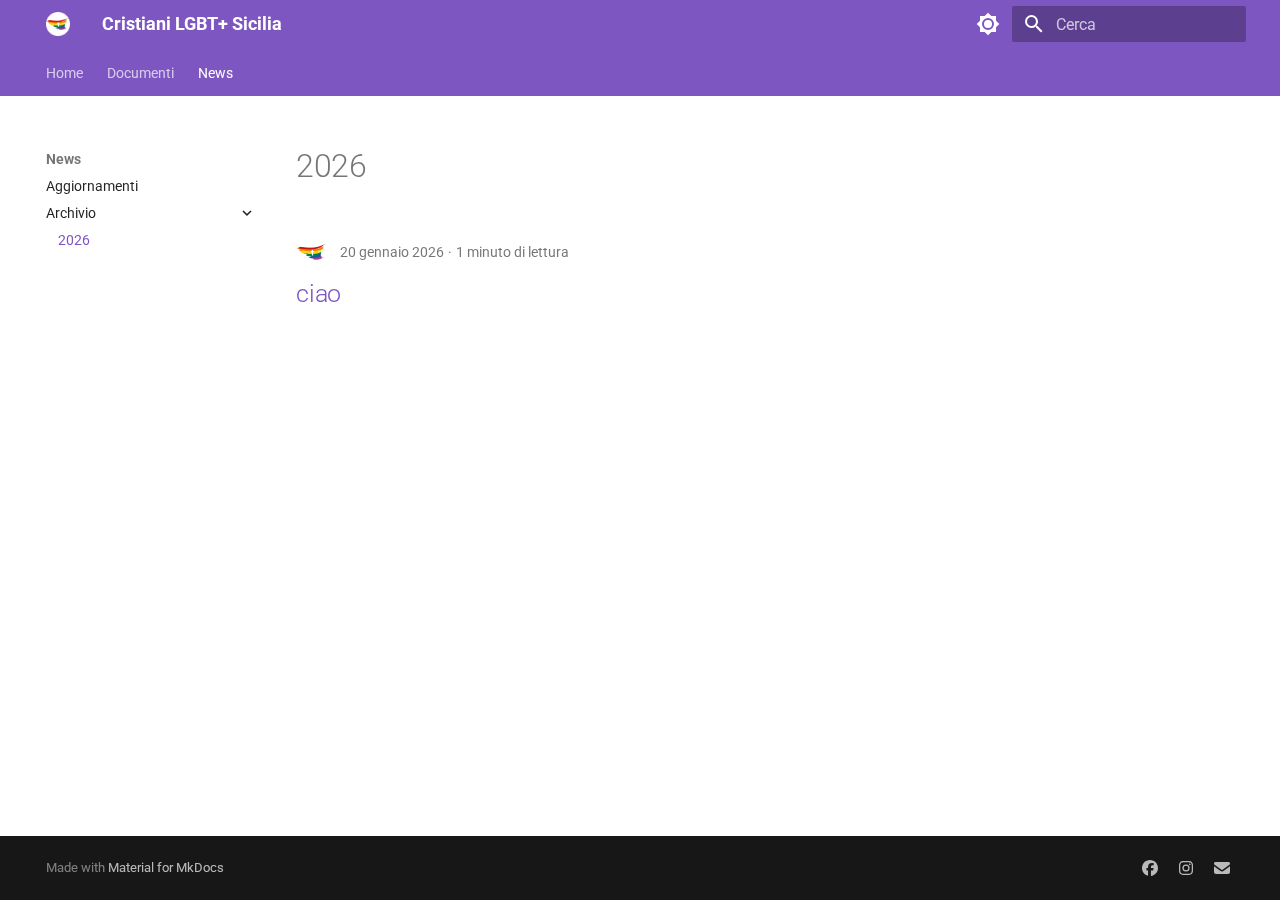
<file: news/archive/2026/index.html>
<!doctype html>
<html lang="it" class="no-js">
  <head>
    
      <meta charset="utf-8">
      <meta name="viewport" content="width=device-width,initial-scale=1">
      
        <meta name="description" content="Comunità di fede inclusiva e accogliente in Sicilia">
      
      
      
        <link rel="canonical" href="https://cristianilgbtsicilia.it/news/archive/2026/">
      
      
        <link rel="prev" href="../../">
      
      
      
        
      
      
      <link rel="icon" href="../../../assets/favicon.ico">
      <meta name="generator" content="mkdocs-1.6.1, mkdocs-material-9.7.1">
    
    
      
        <title>2026 - Cristiani LGBT+ Sicilia</title>
      
    
    
      <link rel="stylesheet" href="../../../assets/stylesheets/main.484c7ddc.min.css">
      
        
        <link rel="stylesheet" href="../../../assets/stylesheets/palette.ab4e12ef.min.css">
      
      


    
    
      
    
    
      
        
        
        <link rel="preconnect" href="https://fonts.gstatic.com" crossorigin>
        <link rel="stylesheet" href="https://fonts.googleapis.com/css?family=Roboto:300,300i,400,400i,700,700i%7CRoboto+Mono:400,400i,700,700i&display=fallback">
        <style>:root{--md-text-font:"Roboto";--md-code-font:"Roboto Mono"}</style>
      
    
    
      <link rel="stylesheet" href="../../../stylesheets/extra.css">
    
      <link rel="stylesheet" href="https://fonts.googleapis.com/icon?family=Material+Icons">
    
    <script>__md_scope=new URL("../../..",location),__md_hash=e=>[...e].reduce(((e,_)=>(e<<5)-e+_.charCodeAt(0)),0),__md_get=(e,_=localStorage,t=__md_scope)=>JSON.parse(_.getItem(t.pathname+"."+e)),__md_set=(e,_,t=localStorage,a=__md_scope)=>{try{t.setItem(a.pathname+"."+e,JSON.stringify(_))}catch(e){}}</script>
    
      

    
    
  </head>
  
  
    
    
      
    
    
    
    
    <body dir="ltr" data-md-color-scheme="default" data-md-color-primary="deep-purple" data-md-color-accent="pink">
  
    
    <input class="md-toggle" data-md-toggle="drawer" type="checkbox" id="__drawer" autocomplete="off">
    <input class="md-toggle" data-md-toggle="search" type="checkbox" id="__search" autocomplete="off">
    <label class="md-overlay" for="__drawer"></label>
    <div data-md-component="skip">
      
        
        <a href="#2026" class="md-skip">
          Vai al contenuto
        </a>
      
    </div>
    <div data-md-component="announce">
      
    </div>
    
    
      

<header class="md-header" data-md-component="header">
  <nav class="md-header__inner md-grid" aria-label="Intestazione">
    <a href="../../.." title="Cristiani LGBT+ Sicilia" class="md-header__button md-logo" aria-label="Cristiani LGBT+ Sicilia" data-md-component="logo">
      
  <img src="../../../assets/favicon.png" alt="logo">

    </a>
    <label class="md-header__button md-icon" for="__drawer">
      
      <svg xmlns="http://www.w3.org/2000/svg" viewBox="0 0 24 24"><path d="M3 6h18v2H3zm0 5h18v2H3zm0 5h18v2H3z"/></svg>
    </label>
    <div class="md-header__title" data-md-component="header-title">
      <div class="md-header__ellipsis">
        <div class="md-header__topic">
          <span class="md-ellipsis">
            Cristiani LGBT+ Sicilia
          </span>
        </div>
        <div class="md-header__topic" data-md-component="header-topic">
          <span class="md-ellipsis">
            
              2026
            
          </span>
        </div>
      </div>
    </div>
    
      
        <form class="md-header__option" data-md-component="palette">
  
    
    
    
    <input class="md-option" data-md-color-media="" data-md-color-scheme="default" data-md-color-primary="deep-purple" data-md-color-accent="pink"  aria-label="Passa al tema scuro"  type="radio" name="__palette" id="__palette_0">
    
      <label class="md-header__button md-icon" title="Passa al tema scuro" for="__palette_1" hidden>
        <svg xmlns="http://www.w3.org/2000/svg" viewBox="0 0 24 24"><path d="M12 8a4 4 0 0 0-4 4 4 4 0 0 0 4 4 4 4 0 0 0 4-4 4 4 0 0 0-4-4m0 10a6 6 0 0 1-6-6 6 6 0 0 1 6-6 6 6 0 0 1 6 6 6 6 0 0 1-6 6m8-9.31V4h-4.69L12 .69 8.69 4H4v4.69L.69 12 4 15.31V20h4.69L12 23.31 15.31 20H20v-4.69L23.31 12z"/></svg>
      </label>
    
  
    
    
    
    <input class="md-option" data-md-color-media="" data-md-color-scheme="slate" data-md-color-primary="deep-purple" data-md-color-accent="pink"  aria-label="Passa al tema chiaro"  type="radio" name="__palette" id="__palette_1">
    
      <label class="md-header__button md-icon" title="Passa al tema chiaro" for="__palette_0" hidden>
        <svg xmlns="http://www.w3.org/2000/svg" viewBox="0 0 24 24"><path d="M12 18c-.89 0-1.74-.2-2.5-.55C11.56 16.5 13 14.42 13 12s-1.44-4.5-3.5-5.45C10.26 6.2 11.11 6 12 6a6 6 0 0 1 6 6 6 6 0 0 1-6 6m8-9.31V4h-4.69L12 .69 8.69 4H4v4.69L.69 12 4 15.31V20h4.69L12 23.31 15.31 20H20v-4.69L23.31 12z"/></svg>
      </label>
    
  
</form>
      
    
    
      <script>var palette=__md_get("__palette");if(palette&&palette.color){if("(prefers-color-scheme)"===palette.color.media){var media=matchMedia("(prefers-color-scheme: light)"),input=document.querySelector(media.matches?"[data-md-color-media='(prefers-color-scheme: light)']":"[data-md-color-media='(prefers-color-scheme: dark)']");palette.color.media=input.getAttribute("data-md-color-media"),palette.color.scheme=input.getAttribute("data-md-color-scheme"),palette.color.primary=input.getAttribute("data-md-color-primary"),palette.color.accent=input.getAttribute("data-md-color-accent")}for(var[key,value]of Object.entries(palette.color))document.body.setAttribute("data-md-color-"+key,value)}</script>
    
    
    
      
      
        <label class="md-header__button md-icon" for="__search">
          
          <svg xmlns="http://www.w3.org/2000/svg" viewBox="0 0 24 24"><path d="M9.5 3A6.5 6.5 0 0 1 16 9.5c0 1.61-.59 3.09-1.56 4.23l.27.27h.79l5 5-1.5 1.5-5-5v-.79l-.27-.27A6.52 6.52 0 0 1 9.5 16 6.5 6.5 0 0 1 3 9.5 6.5 6.5 0 0 1 9.5 3m0 2C7 5 5 7 5 9.5S7 14 9.5 14 14 12 14 9.5 12 5 9.5 5"/></svg>
        </label>
        <div class="md-search" data-md-component="search" role="dialog">
  <label class="md-search__overlay" for="__search"></label>
  <div class="md-search__inner" role="search">
    <form class="md-search__form" name="search">
      <input type="text" class="md-search__input" name="query" aria-label="Cerca" placeholder="Cerca" autocapitalize="off" autocorrect="off" autocomplete="off" spellcheck="false" data-md-component="search-query" required>
      <label class="md-search__icon md-icon" for="__search">
        
        <svg xmlns="http://www.w3.org/2000/svg" viewBox="0 0 24 24"><path d="M9.5 3A6.5 6.5 0 0 1 16 9.5c0 1.61-.59 3.09-1.56 4.23l.27.27h.79l5 5-1.5 1.5-5-5v-.79l-.27-.27A6.52 6.52 0 0 1 9.5 16 6.5 6.5 0 0 1 3 9.5 6.5 6.5 0 0 1 9.5 3m0 2C7 5 5 7 5 9.5S7 14 9.5 14 14 12 14 9.5 12 5 9.5 5"/></svg>
        
        <svg xmlns="http://www.w3.org/2000/svg" viewBox="0 0 24 24"><path d="M20 11v2H8l5.5 5.5-1.42 1.42L4.16 12l7.92-7.92L13.5 5.5 8 11z"/></svg>
      </label>
      <nav class="md-search__options" aria-label="Cerca">
        
        <button type="reset" class="md-search__icon md-icon" title="Cancella" aria-label="Cancella" tabindex="-1">
          
          <svg xmlns="http://www.w3.org/2000/svg" viewBox="0 0 24 24"><path d="M19 6.41 17.59 5 12 10.59 6.41 5 5 6.41 10.59 12 5 17.59 6.41 19 12 13.41 17.59 19 19 17.59 13.41 12z"/></svg>
        </button>
      </nav>
      
    </form>
    <div class="md-search__output">
      <div class="md-search__scrollwrap" tabindex="0" data-md-scrollfix>
        <div class="md-search-result" data-md-component="search-result">
          <div class="md-search-result__meta">
            Inizializza la ricerca
          </div>
          <ol class="md-search-result__list" role="presentation"></ol>
        </div>
      </div>
    </div>
  </div>
</div>
      
    
    
  </nav>
  
</header>
    
    <div class="md-container" data-md-component="container">
      
      
        
          
            
<nav class="md-tabs" aria-label="Tabs" data-md-component="tabs">
  <div class="md-grid">
    <ul class="md-tabs__list">
      
        
  
  
  
  
    <li class="md-tabs__item">
      <a href="../../.." class="md-tabs__link">
        
  
  
    
  
  Home

      </a>
    </li>
  

      
        
  
  
  
  
    
    
      
  
  
  
  
    
    
      <li class="md-tabs__item">
        <a href="../../../documenti/discorsi/cesi/" class="md-tabs__link">
          
  
  
  Documenti

        </a>
      </li>
    
  

    
  

      
        
  
  
  
    
  
  
    
    
      <li class="md-tabs__item md-tabs__item--active">
        <a href="../../" class="md-tabs__link">
          
  
  
  News

        </a>
      </li>
    
  

      
    </ul>
  </div>
</nav>
          
        
      
      <main class="md-main" data-md-component="main">
        <div class="md-main__inner md-grid">
          
            
              
              <div class="md-sidebar md-sidebar--primary" data-md-component="sidebar" data-md-type="navigation" >
                <div class="md-sidebar__scrollwrap">
                  <div class="md-sidebar__inner">
                    


  


<nav class="md-nav md-nav--primary md-nav--lifted" aria-label="Navigazione" data-md-level="0">
  <label class="md-nav__title" for="__drawer">
    <a href="../../.." title="Cristiani LGBT+ Sicilia" class="md-nav__button md-logo" aria-label="Cristiani LGBT+ Sicilia" data-md-component="logo">
      
  <img src="../../../assets/favicon.png" alt="logo">

    </a>
    Cristiani LGBT+ Sicilia
  </label>
  
  <ul class="md-nav__list" data-md-scrollfix>
    
      
      
  
  
  
  
    <li class="md-nav__item">
      <a href="../../.." class="md-nav__link">
        
  
  
  <span class="md-ellipsis">
    
  
    Home
  

    
  </span>
  
  

      </a>
    </li>
  

    
      
      
  
  
  
  
    
    
    
    
      
      
    
    
    <li class="md-nav__item md-nav__item--nested">
      
        
        
        <input class="md-nav__toggle md-toggle " type="checkbox" id="__nav_2" >
        
          
          <label class="md-nav__link" for="__nav_2" id="__nav_2_label" tabindex="0">
            
  
  
  <span class="md-ellipsis">
    
  
    Documenti
  

    
  </span>
  
  

            <span class="md-nav__icon md-icon"></span>
          </label>
        
        <nav class="md-nav" data-md-level="1" aria-labelledby="__nav_2_label" aria-expanded="false">
          <label class="md-nav__title" for="__nav_2">
            <span class="md-nav__icon md-icon"></span>
            
  
    Documenti
  

          </label>
          <ul class="md-nav__list" data-md-scrollfix>
            
              
                
  
  
  
  
    
    
    
    
      
      
    
    
    <li class="md-nav__item md-nav__item--nested">
      
        
        
        <input class="md-nav__toggle md-toggle " type="checkbox" id="__nav_2_1" >
        
          
          <label class="md-nav__link" for="__nav_2_1" id="__nav_2_1_label" tabindex="0">
            
  
  
  <span class="md-ellipsis">
    
  
    Discorsi
  

    
  </span>
  
  

            <span class="md-nav__icon md-icon"></span>
          </label>
        
        <nav class="md-nav" data-md-level="2" aria-labelledby="__nav_2_1_label" aria-expanded="false">
          <label class="md-nav__title" for="__nav_2_1">
            <span class="md-nav__icon md-icon"></span>
            
  
    Discorsi
  

          </label>
          <ul class="md-nav__list" data-md-scrollfix>
            
              
                
  
  
  
  
    <li class="md-nav__item">
      <a href="../../../documenti/discorsi/cesi/" class="md-nav__link">
        
  
  
  <span class="md-ellipsis">
    
  
    Cesi
  

    
  </span>
  
  

      </a>
    </li>
  

              
            
          </ul>
        </nav>
      
    </li>
  

              
            
              
                
  
  
  
  
    
    
    
    
      
      
    
    
    <li class="md-nav__item md-nav__item--nested">
      
        
        
        <input class="md-nav__toggle md-toggle " type="checkbox" id="__nav_2_2" >
        
          
          <label class="md-nav__link" for="__nav_2_2" id="__nav_2_2_label" tabindex="0">
            
  
  
  <span class="md-ellipsis">
    
  
    Libretti
  

    
  </span>
  
  

            <span class="md-nav__icon md-icon"></span>
          </label>
        
        <nav class="md-nav" data-md-level="2" aria-labelledby="__nav_2_2_label" aria-expanded="false">
          <label class="md-nav__title" for="__nav_2_2">
            <span class="md-nav__icon md-icon"></span>
            
  
    Libretti
  

          </label>
          <ul class="md-nav__list" data-md-scrollfix>
            
              
                
  
  
  
  
    
    
    
    
      
      
    
    
    <li class="md-nav__item md-nav__item--nested">
      
        
        
        <input class="md-nav__toggle md-toggle " type="checkbox" id="__nav_2_2_1" >
        
          
          <label class="md-nav__link" for="__nav_2_2_1" id="__nav_2_2_1_label" tabindex="0">
            
  
  
  <span class="md-ellipsis">
    
  
    Ritiri
  

    
  </span>
  
  

            <span class="md-nav__icon md-icon"></span>
          </label>
        
        <nav class="md-nav" data-md-level="3" aria-labelledby="__nav_2_2_1_label" aria-expanded="false">
          <label class="md-nav__title" for="__nav_2_2_1">
            <span class="md-nav__icon md-icon"></span>
            
  
    Ritiri
  

          </label>
          <ul class="md-nav__list" data-md-scrollfix>
            
              
                
  
  
  
  
    <li class="md-nav__item">
      <a href="../../../documenti/libretti/ritiri/2025/" class="md-nav__link">
        
  
  
  <span class="md-ellipsis">
    
  
    2025
  

    
  </span>
  
  

      </a>
    </li>
  

              
            
          </ul>
        </nav>
      
    </li>
  

              
            
          </ul>
        </nav>
      
    </li>
  

              
            
          </ul>
        </nav>
      
    </li>
  

    
      
      
  
  
    
  
  
  
    
    
    
    
      
        
        
      
      
    
    
    <li class="md-nav__item md-nav__item--active md-nav__item--section md-nav__item--nested">
      
        
        
        <input class="md-nav__toggle md-toggle " type="checkbox" id="__nav_3" checked>
        
          
          <label class="md-nav__link" for="__nav_3" id="__nav_3_label" tabindex="">
            
  
  
  <span class="md-ellipsis">
    
  
    News
  

    
  </span>
  
  

            <span class="md-nav__icon md-icon"></span>
          </label>
        
        <nav class="md-nav" data-md-level="1" aria-labelledby="__nav_3_label" aria-expanded="true">
          <label class="md-nav__title" for="__nav_3">
            <span class="md-nav__icon md-icon"></span>
            
  
    News
  

          </label>
          <ul class="md-nav__list" data-md-scrollfix>
            
              
                
  
  
  
    
  
  
    <li class="md-nav__item">
      <a href="../../" class="md-nav__link">
        
  
  
  <span class="md-ellipsis">
    
  
    Aggiornamenti
  

    
  </span>
  
  

      </a>
    </li>
  

              
            
              
                
  
  
    
  
  
  
    
    
    
    
      
      
    
    
    <li class="md-nav__item md-nav__item--active md-nav__item--nested">
      
        
        
        <input class="md-nav__toggle md-toggle " type="checkbox" id="__nav_3_2" checked>
        
          
          <label class="md-nav__link" for="__nav_3_2" id="__nav_3_2_label" tabindex="0">
            
  
  
  <span class="md-ellipsis">
    
  
    Archivio
  

    
  </span>
  
  

            <span class="md-nav__icon md-icon"></span>
          </label>
        
        <nav class="md-nav" data-md-level="2" aria-labelledby="__nav_3_2_label" aria-expanded="true">
          <label class="md-nav__title" for="__nav_3_2">
            <span class="md-nav__icon md-icon"></span>
            
  
    Archivio
  

          </label>
          <ul class="md-nav__list" data-md-scrollfix>
            
              
                
  
  
    
  
  
    
      
    
  
  
    <li class="md-nav__item md-nav__item--active">
      
      <input class="md-nav__toggle md-toggle" type="checkbox" id="__toc">
      
      
        
      
      
      <a href="./" class="md-nav__link md-nav__link--active">
        
  
  
  <span class="md-ellipsis">
    
  
    2026
  

    
  </span>
  
  

      </a>
      
    </li>
  

              
            
          </ul>
        </nav>
      
    </li>
  

              
            
          </ul>
        </nav>
      
    </li>
  

    
  </ul>
</nav>
                  </div>
                </div>
              </div>
            
            
              
              <div class="md-sidebar md-sidebar--secondary" data-md-component="sidebar" data-md-type="toc" >
                <div class="md-sidebar__scrollwrap">
                  <div class="md-sidebar__inner">
                    

<nav class="md-nav md-nav--secondary" aria-label="Indice">
  
  
  
    
  
  
</nav>
                  </div>
                </div>
              </div>
            
          
          
  <div class="md-content" data-md-component="content">
    <div class="md-content__inner">
      <header class="md-typeset">
        <h1 id="2026">2026</h1>
      </header>
      
        <article class="md-post md-post--excerpt">
  <header class="md-post__header">
    
      <nav class="md-post__authors md-typeset">
        
          <span class="md-author">
            <img src="../../../assets/favicon.png" alt="Direttivo">
          </span>
        
      </nav>
    
    <div class="md-post__meta md-meta">
      <ul class="md-meta__list">
        <li class="md-meta__item">
          <time datetime="2026-01-20 00:00:00+00:00">20 gennaio 2026</time></li>
        
        
          
          <li class="md-meta__item">
            
              1 minuto di lettura
            
          </li>
        
        
      </ul>
      
    </div>
  </header>
  <div class="md-post__content md-typeset">
    <h2 id="ciao"><a class="toclink" href="../../2026/01/20/ciao/">ciao</a></h2>
    
    
  </div>
</article>
      
      
        
          



<nav class="md-pagination">
  
</nav>
        
      
    </div>
  </div>

          
<script>var target=document.getElementById(location.hash.slice(1));target&&target.name&&(target.checked=target.name.startsWith("__tabbed_"))</script>
        </div>
        
          <button type="button" class="md-top md-icon" data-md-component="top" hidden>
  
  <svg xmlns="http://www.w3.org/2000/svg" viewBox="0 0 24 24"><path d="M13 20h-2V8l-5.5 5.5-1.42-1.42L12 4.16l7.92 7.92-1.42 1.42L13 8z"/></svg>
  Torna su
</button>
        
      </main>
      
        <footer class="md-footer">
  
  <div class="md-footer-meta md-typeset">
    <div class="md-footer-meta__inner md-grid">
      <div class="md-copyright">
  
  
    Made with
    <a href="https://squidfunk.github.io/mkdocs-material/" target="_blank" rel="noopener">
      Material for MkDocs
    </a>
  
</div>
      
        
<div class="md-social">
  
    
    
    
    
    <a href="https://www.facebook.com/cristianilgbtsicilia" target="_blank" rel="noopener" title="Seguici su Facebook" class="md-social__link">
      <svg xmlns="http://www.w3.org/2000/svg" viewBox="0 0 512 512"><!--! Font Awesome Free 7.1.0 by @fontawesome - https://fontawesome.com License - https://fontawesome.com/license/free (Icons: CC BY 4.0, Fonts: SIL OFL 1.1, Code: MIT License) Copyright 2025 Fonticons, Inc.--><path d="M512 256C512 114.6 397.4 0 256 0S0 114.6 0 256c0 120 82.7 220.8 194.2 248.5V334.2h-52.8V256h52.8v-33.7c0-87.1 39.4-127.5 125-127.5 16.2 0 44.2 3.2 55.7 6.4V172c-6-.6-16.5-1-29.6-1-42 0-58.2 15.9-58.2 57.2V256h83.6l-14.4 78.2H287v175.9C413.8 494.8 512 386.9 512 256"/></svg>
    </a>
  
    
    
    
    
    <a href="https://www.instagram.com/cristianilgbtsicilia" target="_blank" rel="noopener" title="Seguici su Instagram" class="md-social__link">
      <svg xmlns="http://www.w3.org/2000/svg" viewBox="0 0 448 512"><!--! Font Awesome Free 7.1.0 by @fontawesome - https://fontawesome.com License - https://fontawesome.com/license/free (Icons: CC BY 4.0, Fonts: SIL OFL 1.1, Code: MIT License) Copyright 2025 Fonticons, Inc.--><path d="M224.3 141a115 115 0 1 0-.6 230 115 115 0 1 0 .6-230m-.6 40.4a74.6 74.6 0 1 1 .6 149.2 74.6 74.6 0 1 1-.6-149.2m93.4-45.1a26.8 26.8 0 1 1 53.6 0 26.8 26.8 0 1 1-53.6 0m129.7 27.2c-1.7-35.9-9.9-67.7-36.2-93.9-26.2-26.2-58-34.4-93.9-36.2-37-2.1-147.9-2.1-184.9 0-35.8 1.7-67.6 9.9-93.9 36.1s-34.4 58-36.2 93.9c-2.1 37-2.1 147.9 0 184.9 1.7 35.9 9.9 67.7 36.2 93.9s58 34.4 93.9 36.2c37 2.1 147.9 2.1 184.9 0 35.9-1.7 67.7-9.9 93.9-36.2 26.2-26.2 34.4-58 36.2-93.9 2.1-37 2.1-147.8 0-184.8M399 388c-7.8 19.6-22.9 34.7-42.6 42.6-29.5 11.7-99.5 9-132.1 9s-102.7 2.6-132.1-9c-19.6-7.8-34.7-22.9-42.6-42.6-11.7-29.5-9-99.5-9-132.1s-2.6-102.7 9-132.1c7.8-19.6 22.9-34.7 42.6-42.6 29.5-11.7 99.5-9 132.1-9s102.7-2.6 132.1 9c19.6 7.8 34.7 22.9 42.6 42.6 11.7 29.5 9 99.5 9 132.1s2.7 102.7-9 132.1"/></svg>
    </a>
  
    
    
    
    
    <a href="mailto:info@cristianilgbtsicilia.org" target="_blank" rel="noopener" title="Contattaci via email" class="md-social__link">
      <svg xmlns="http://www.w3.org/2000/svg" viewBox="0 0 512 512"><!--! Font Awesome Free 7.1.0 by @fontawesome - https://fontawesome.com License - https://fontawesome.com/license/free (Icons: CC BY 4.0, Fonts: SIL OFL 1.1, Code: MIT License) Copyright 2025 Fonticons, Inc.--><path d="M48 64C21.5 64 0 85.5 0 112c0 15.1 7.1 29.3 19.2 38.4l208 156a48 48 0 0 0 57.6 0l208-156c12.1-9.1 19.2-23.3 19.2-38.4 0-26.5-21.5-48-48-48zM0 196v188c0 35.3 28.7 64 64 64h384c35.3 0 64-28.7 64-64V196L313.6 344.8c-34.1 25.6-81.1 25.6-115.2 0z"/></svg>
    </a>
  
</div>
      
    </div>
  </div>
</footer>
      
    </div>
    <div class="md-dialog" data-md-component="dialog">
      <div class="md-dialog__inner md-typeset"></div>
    </div>
    
    
    
      
      
      <script id="__config" type="application/json">{"annotate": null, "base": "../../..", "features": ["navigation.instant", "navigation.tracking", "navigation.top", "content.code.copy", "content.tooltips", "navigation.tabs"], "search": "../../../assets/javascripts/workers/search.2c215733.min.js", "tags": null, "translations": {"clipboard.copied": "Copiato", "clipboard.copy": "Copia", "search.result.more.one": "1 altro in questa pagina", "search.result.more.other": "# altri in questa pagina", "search.result.none": "Nessun documento trovato", "search.result.one": "1 documento trovato", "search.result.other": "# documenti trovati", "search.result.placeholder": "Scrivi per iniziare a cercare", "search.result.term.missing": "Non presente", "select.version": "Seleziona la versione"}, "version": null}</script>
    
    
      <script src="../../../assets/javascripts/bundle.79ae519e.min.js"></script>
      
    
  </body>
</html>
</file>
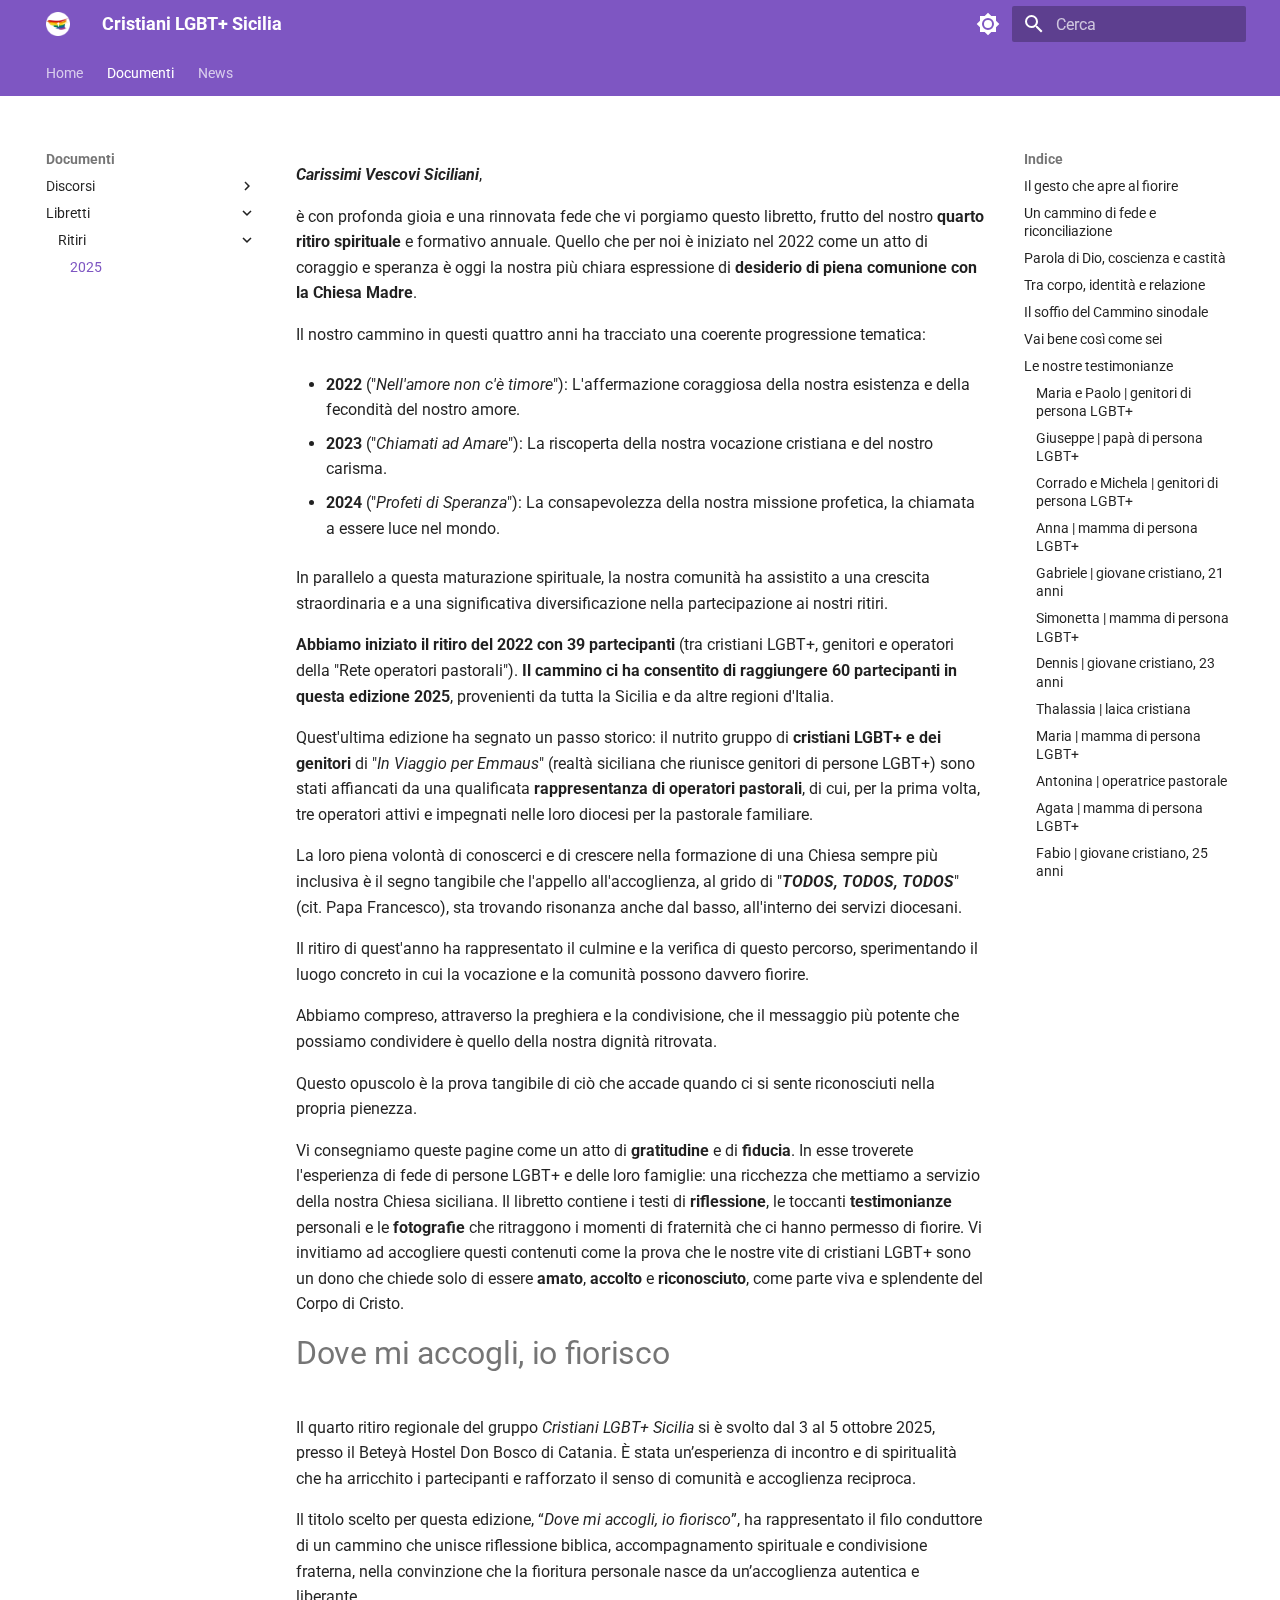
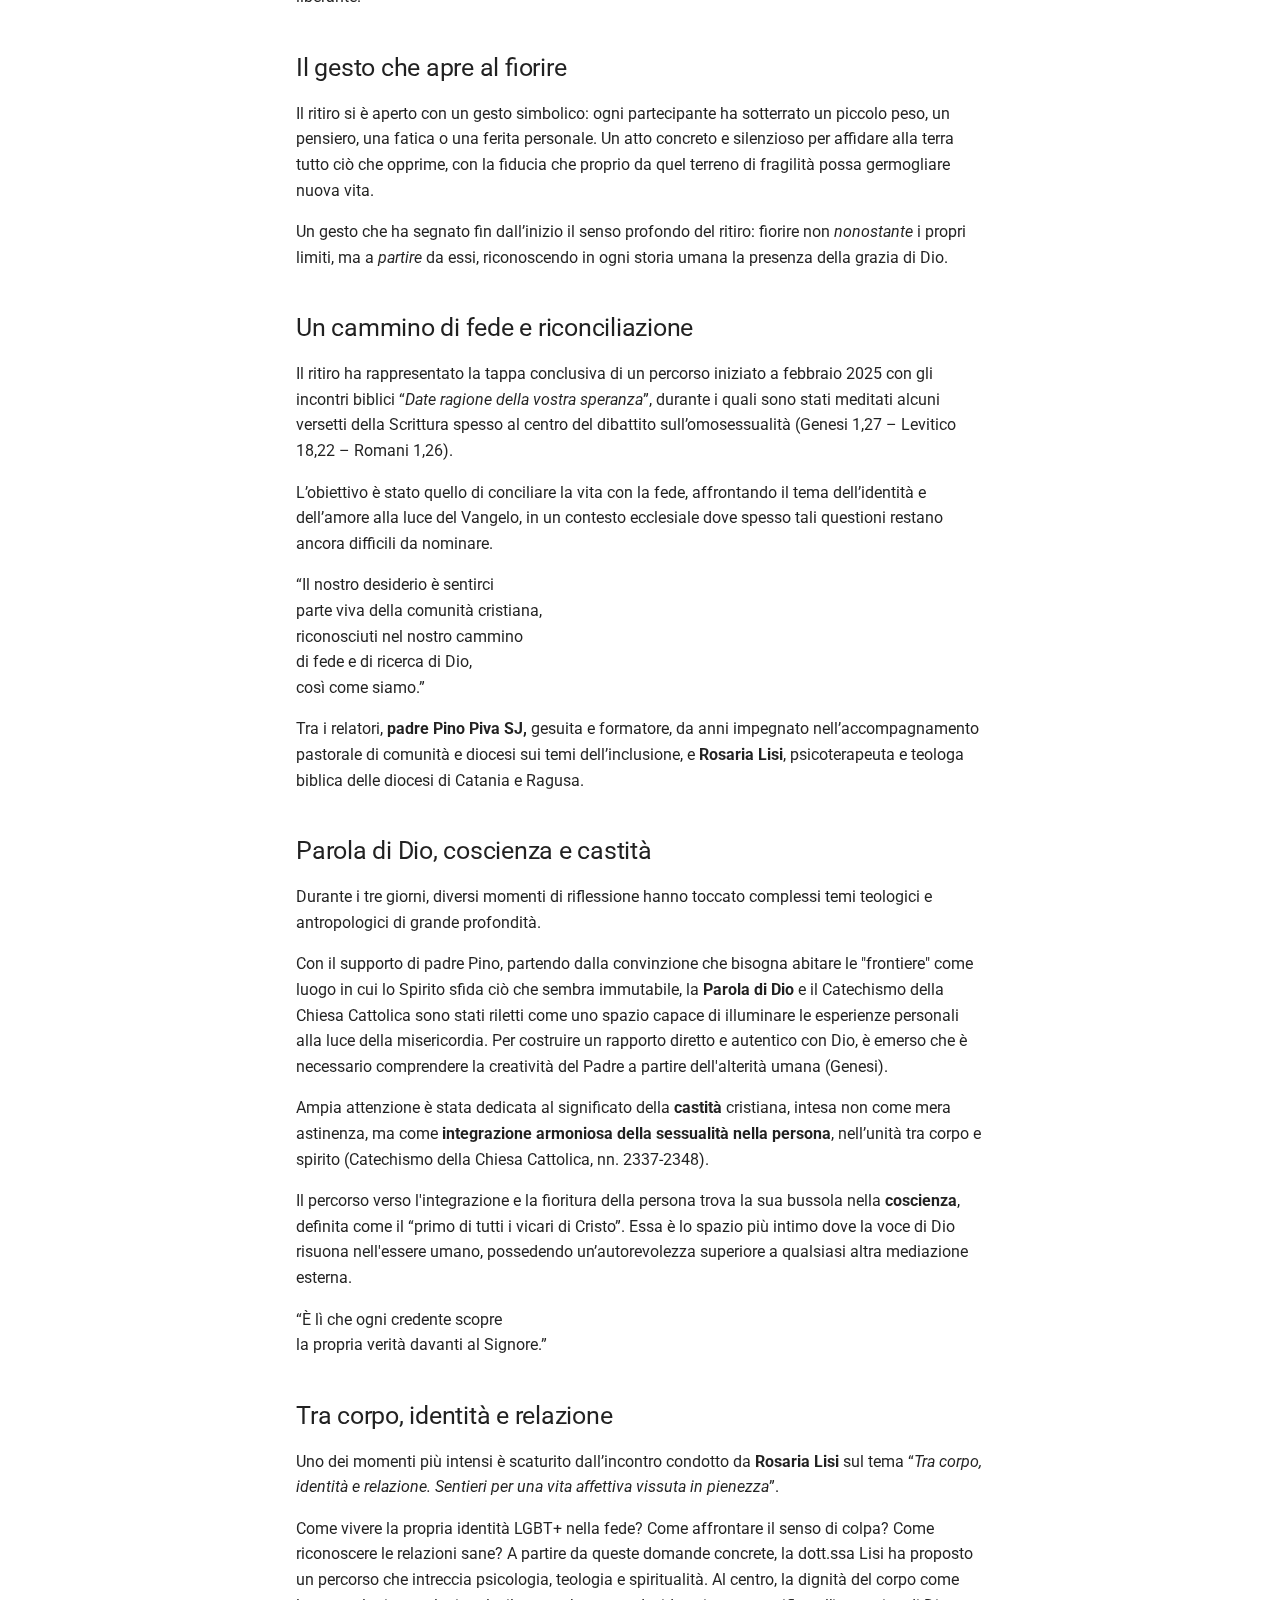
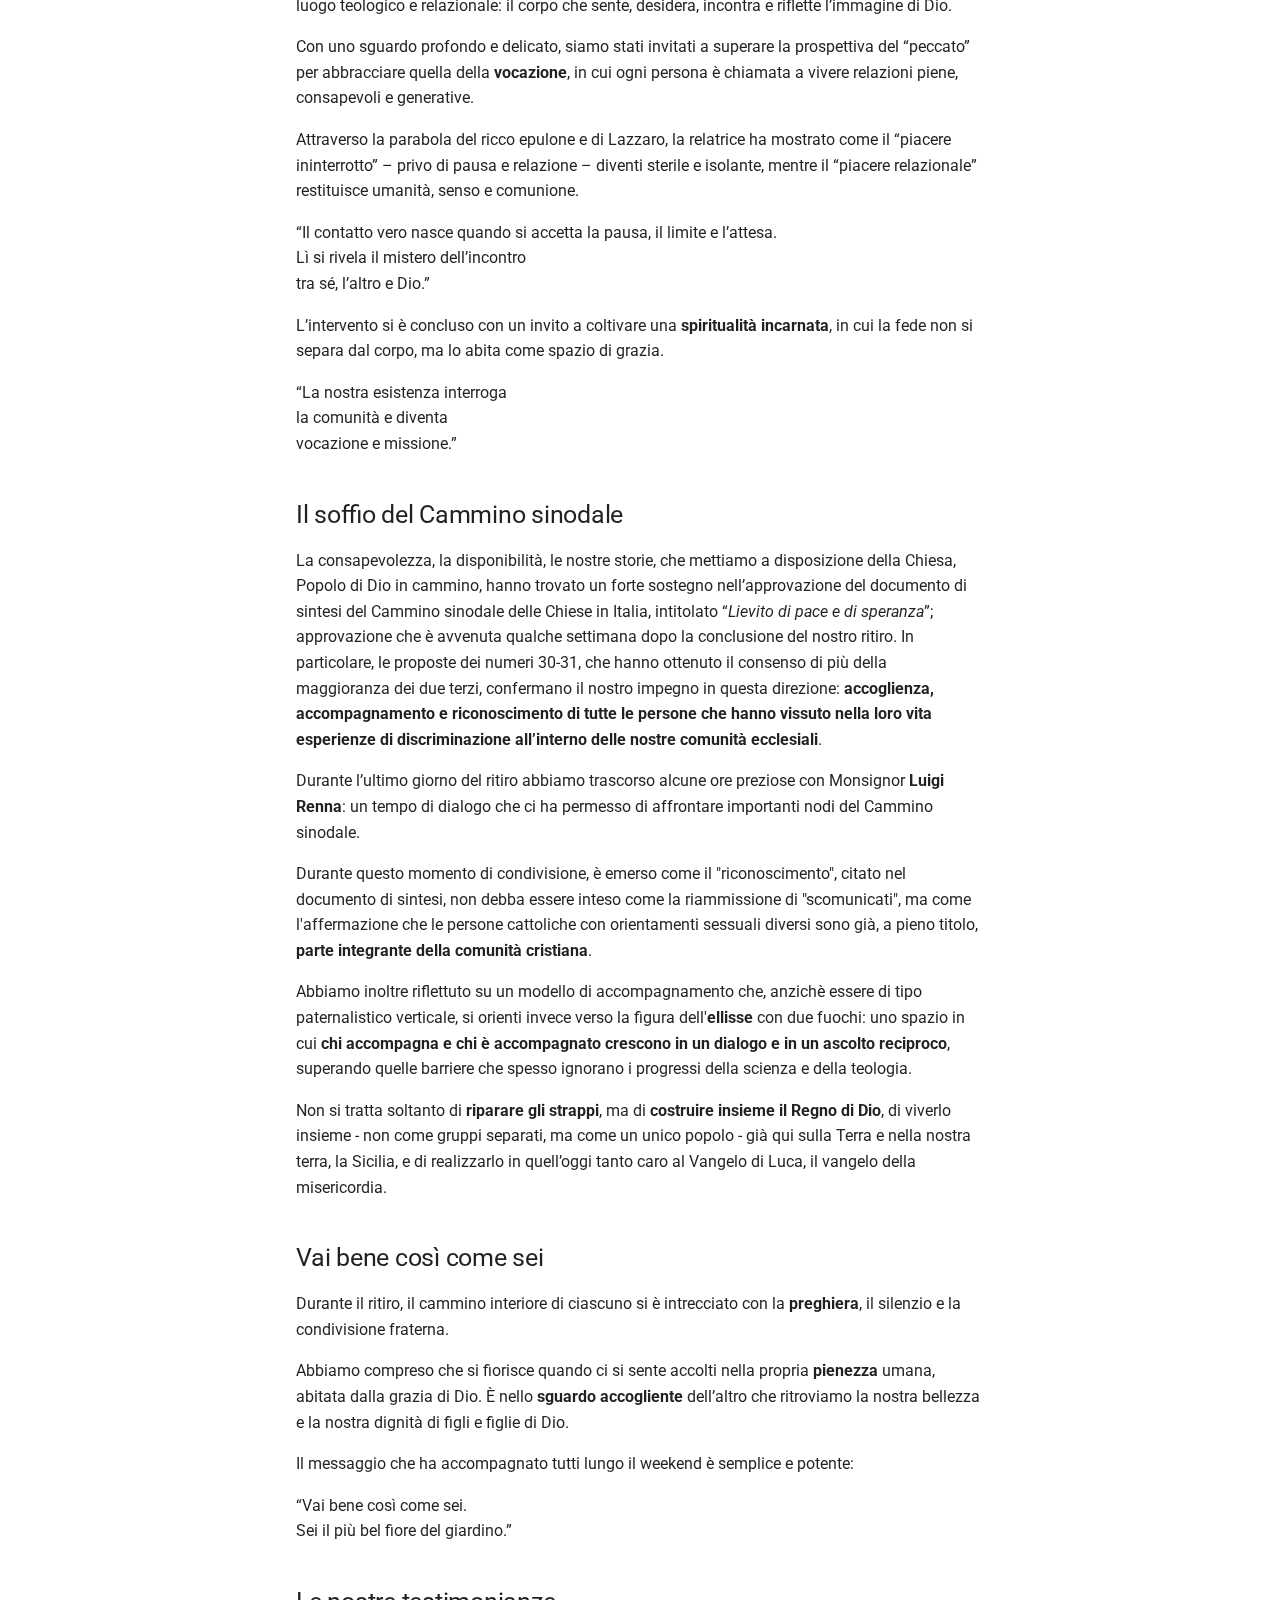
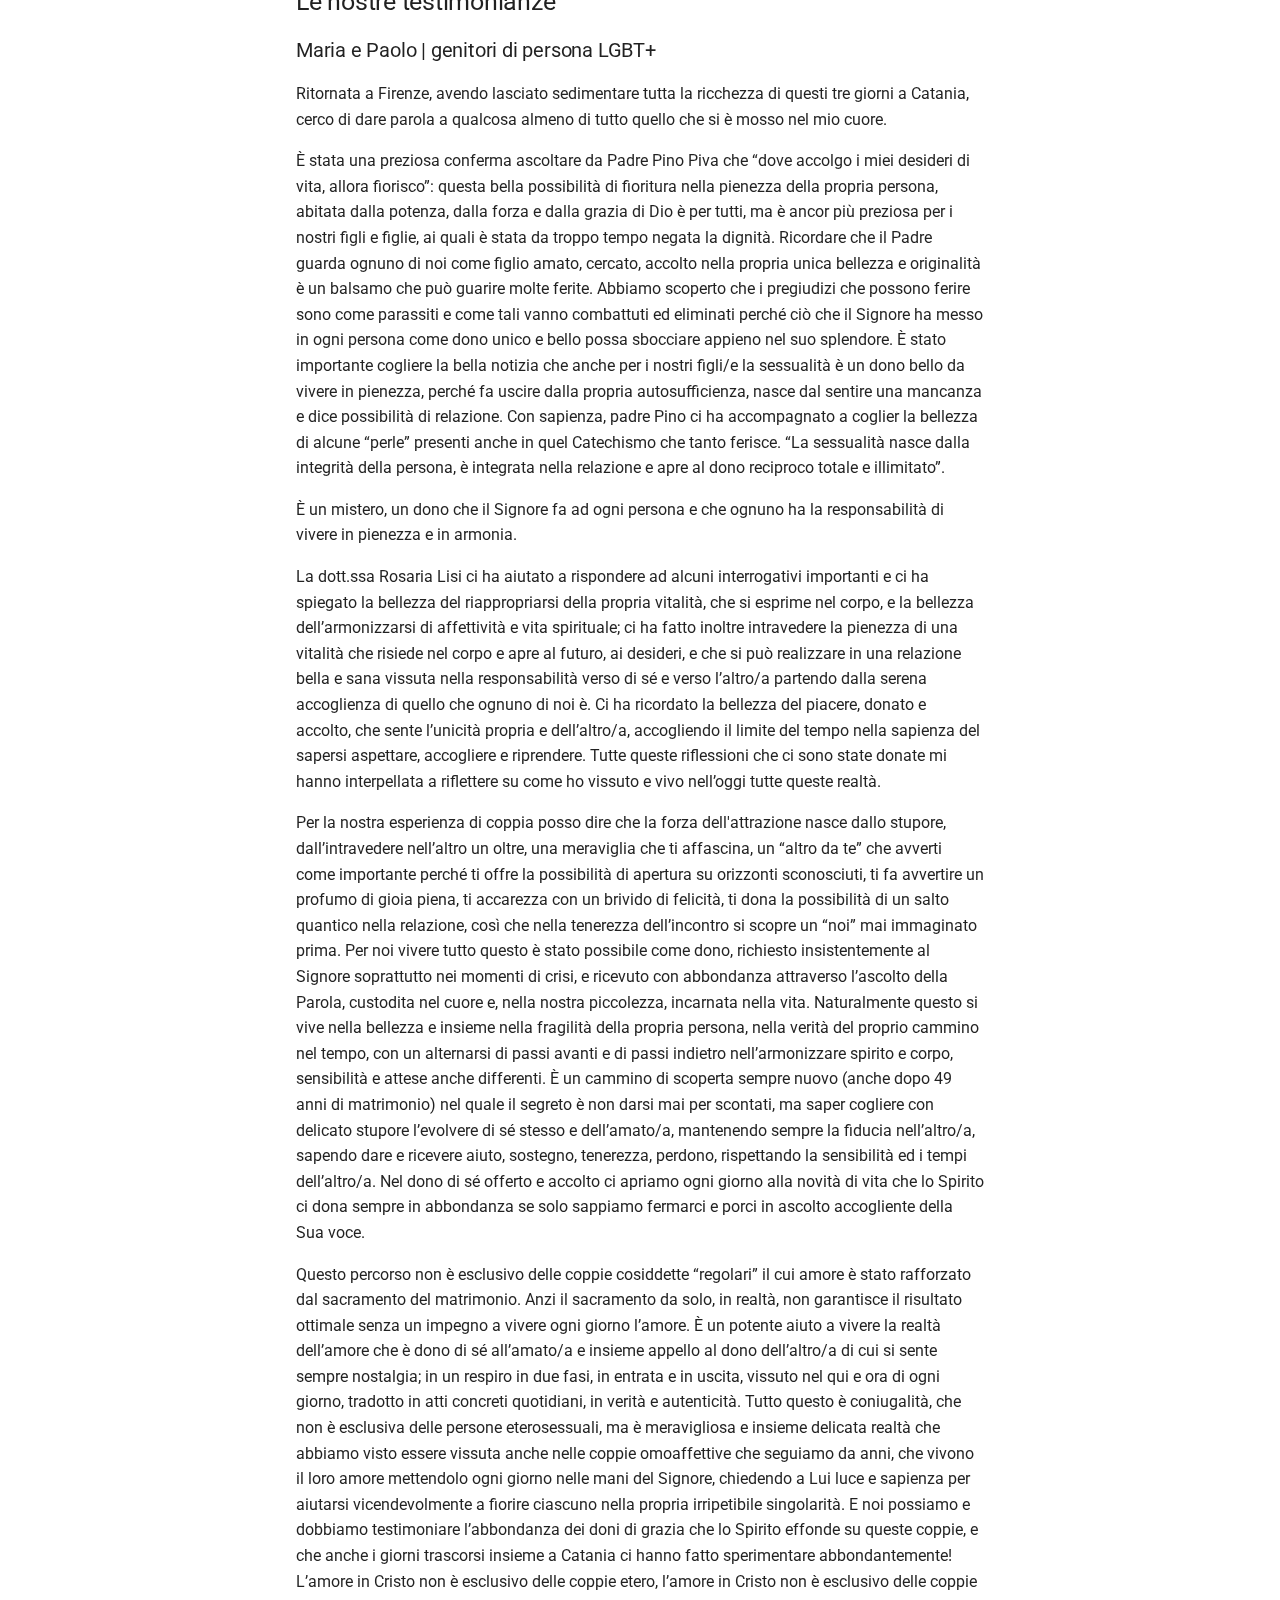
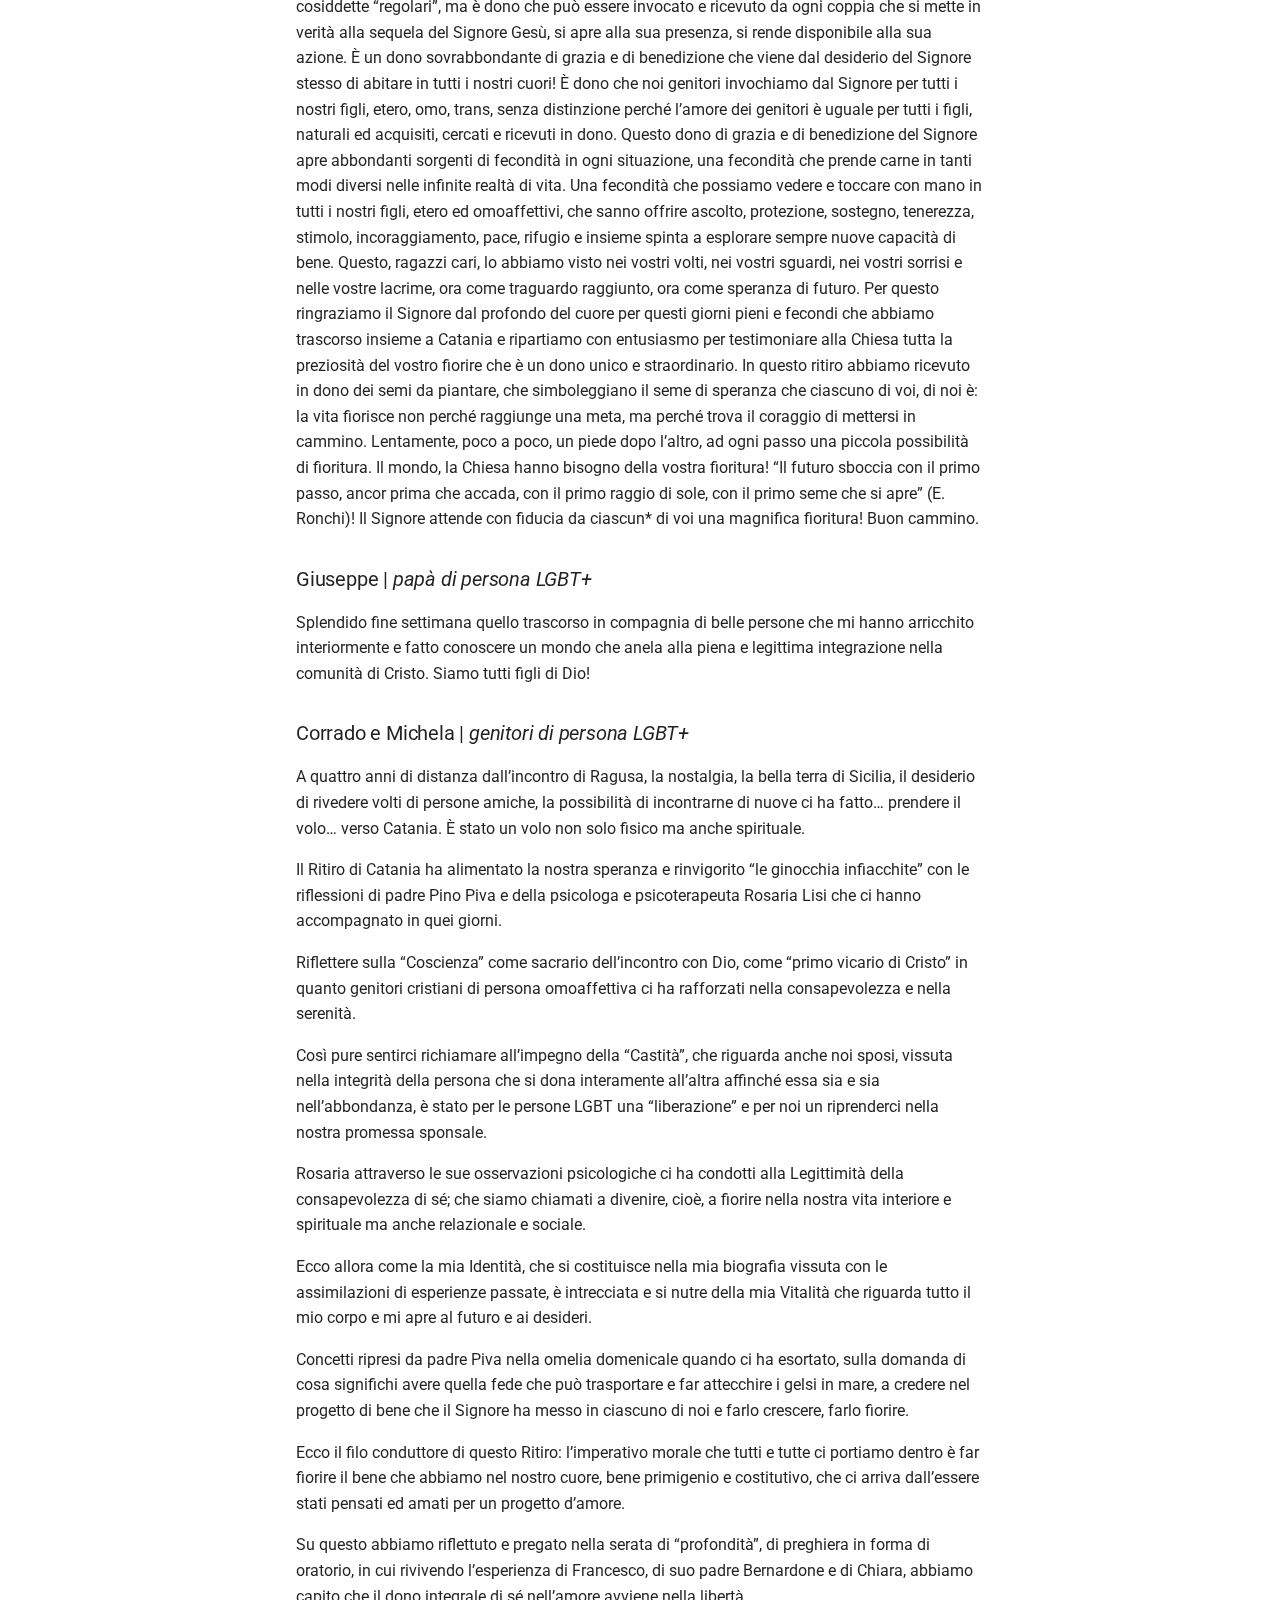
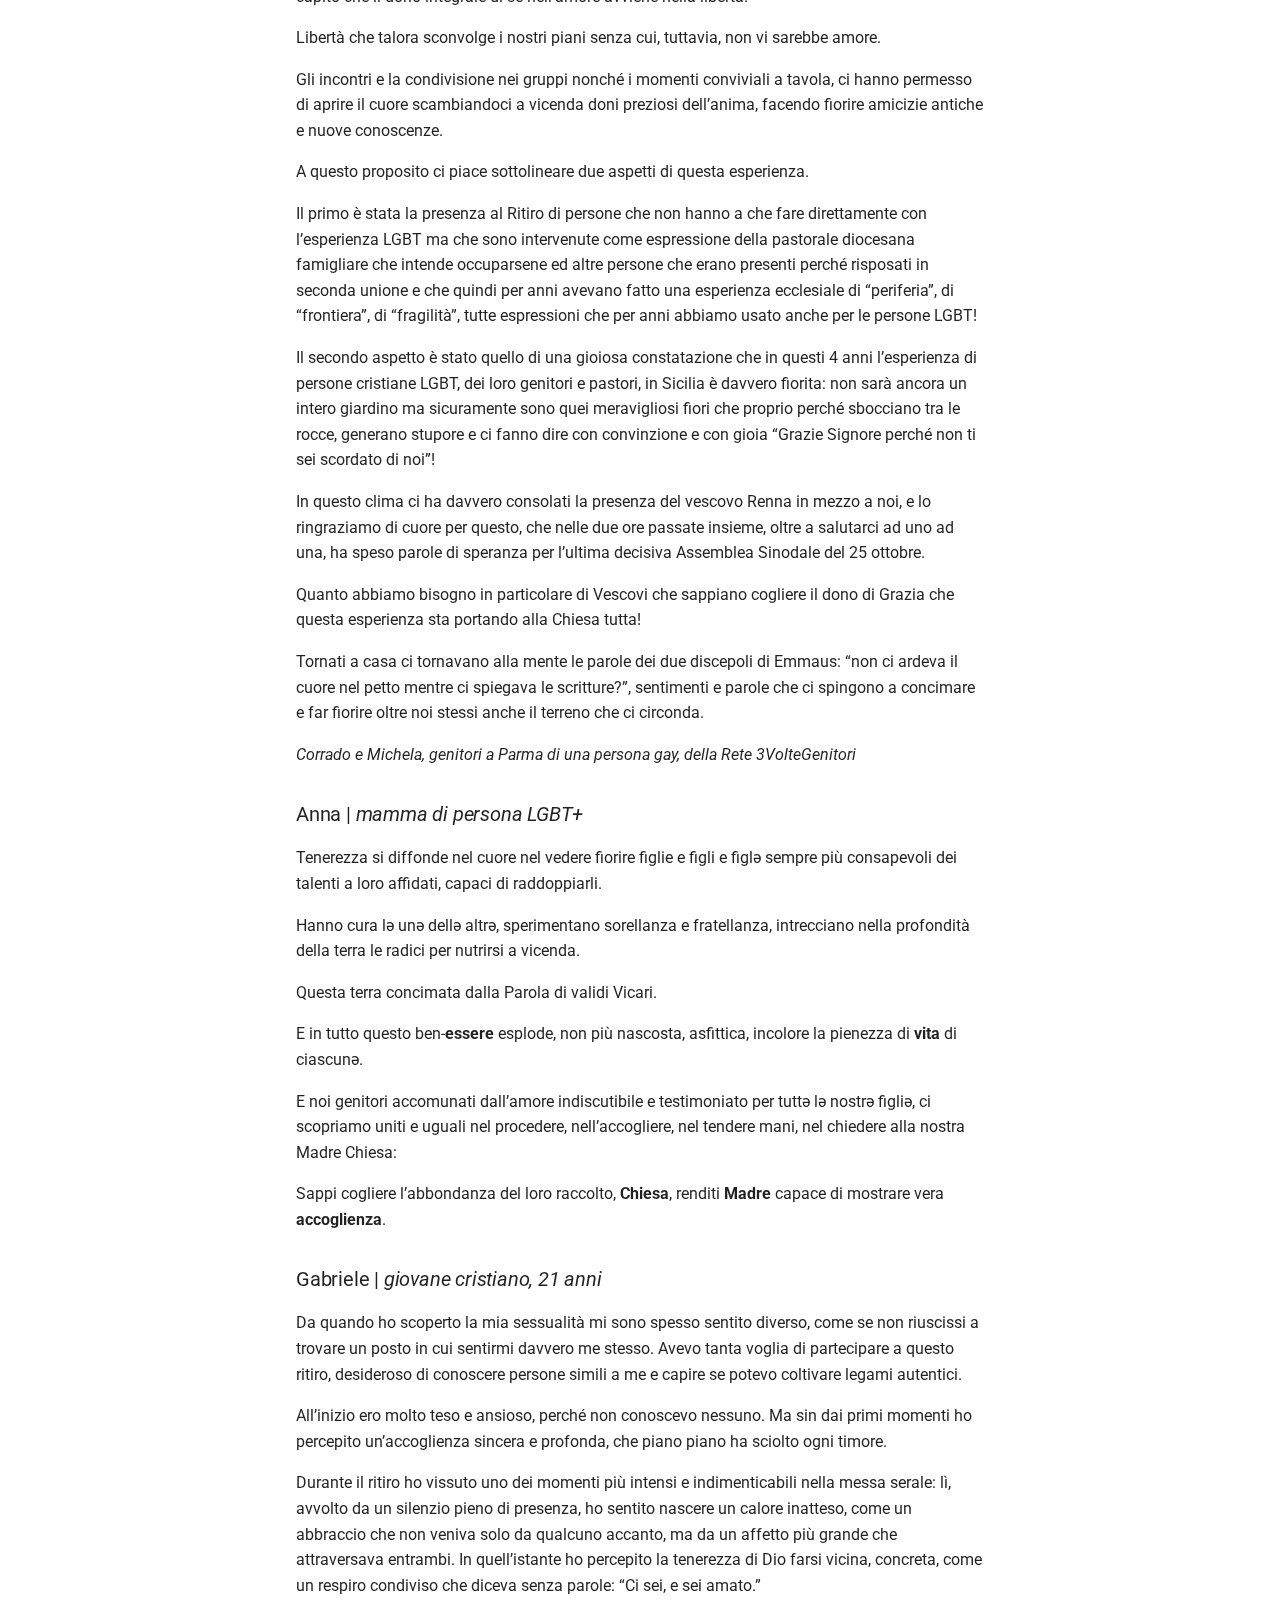
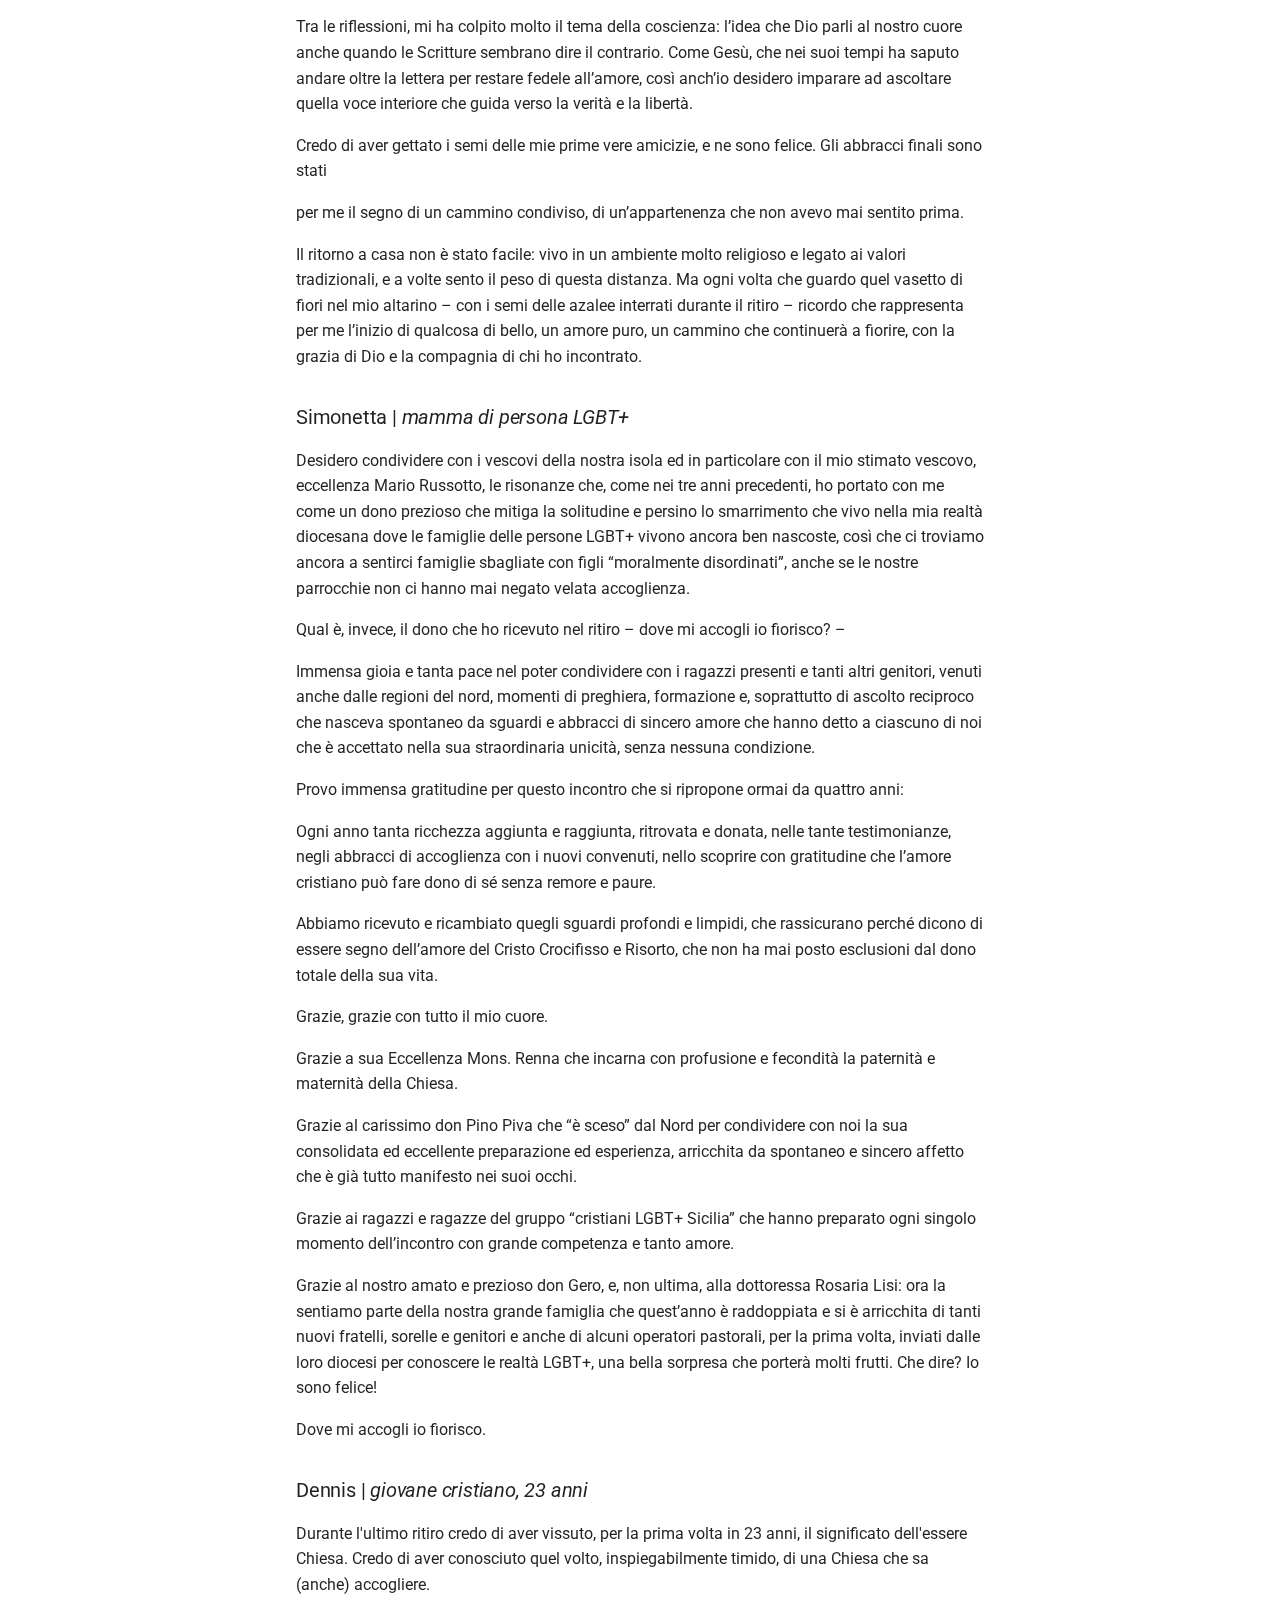
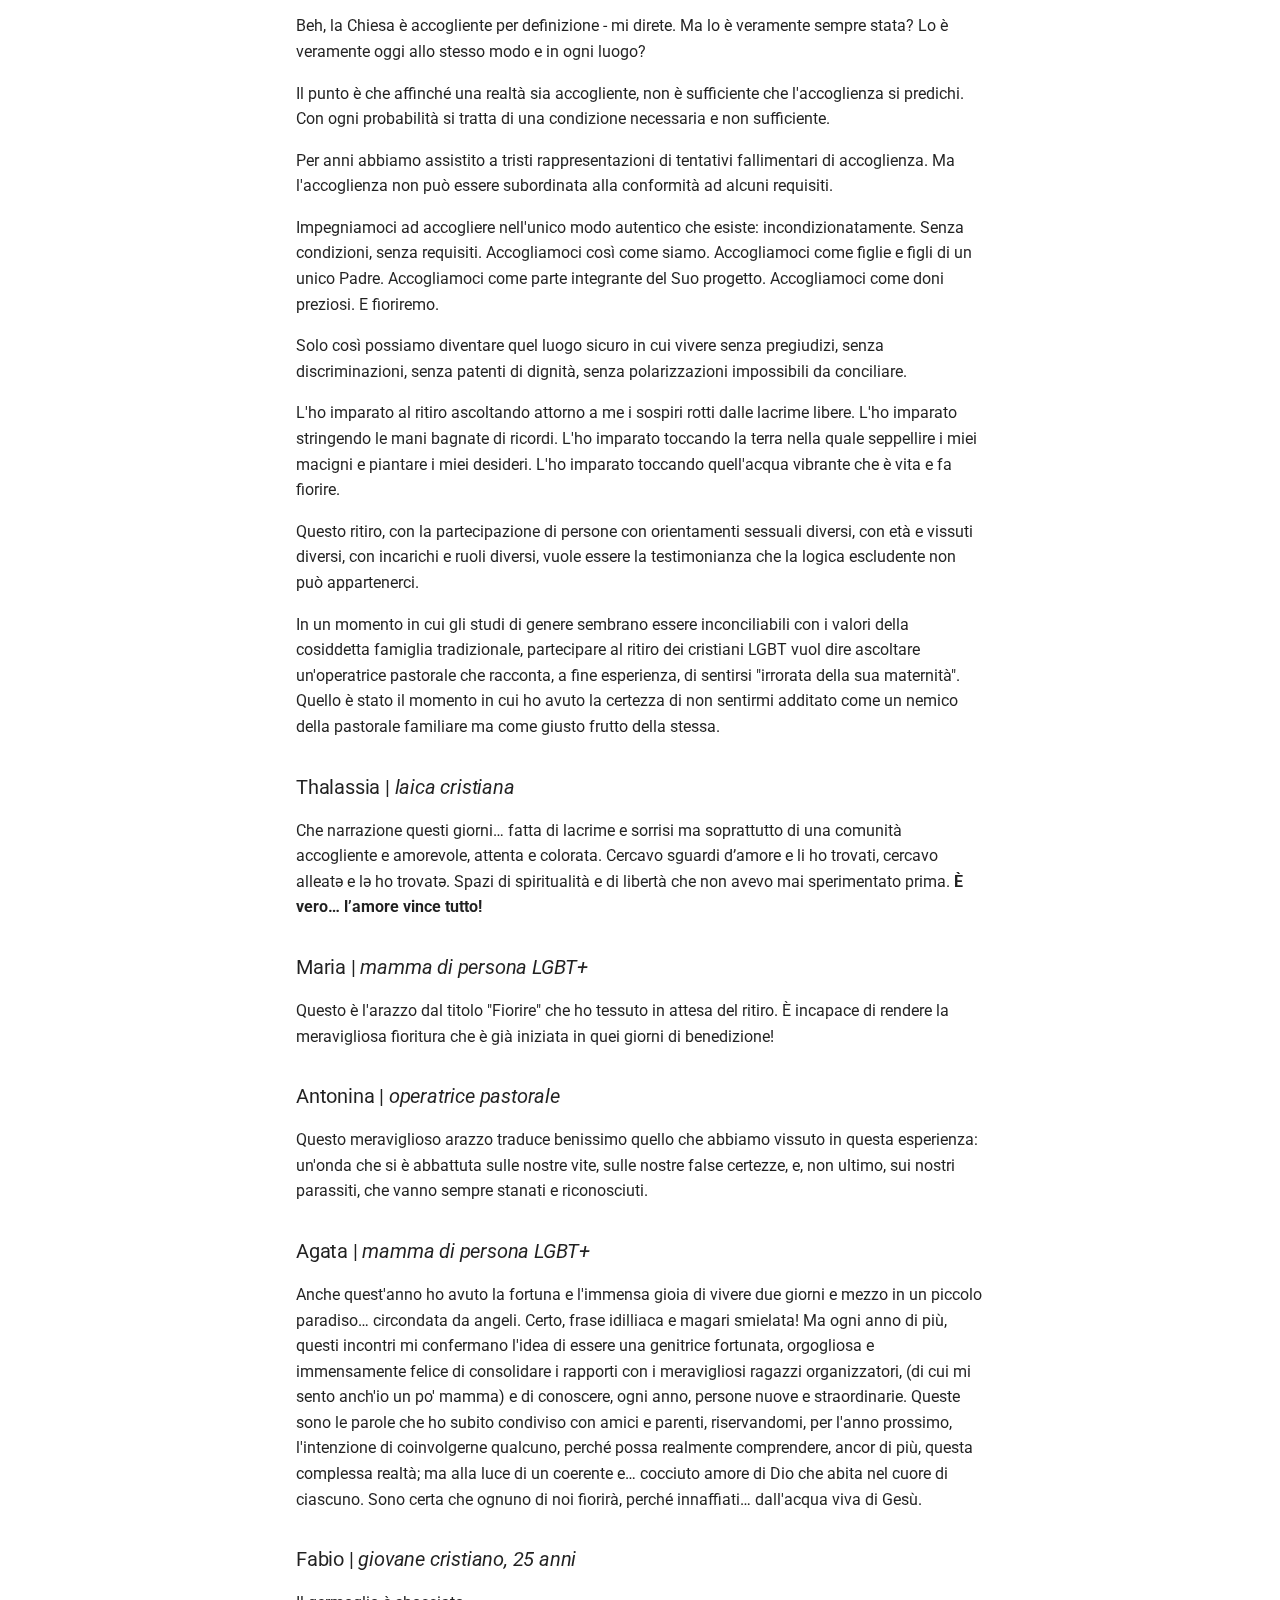
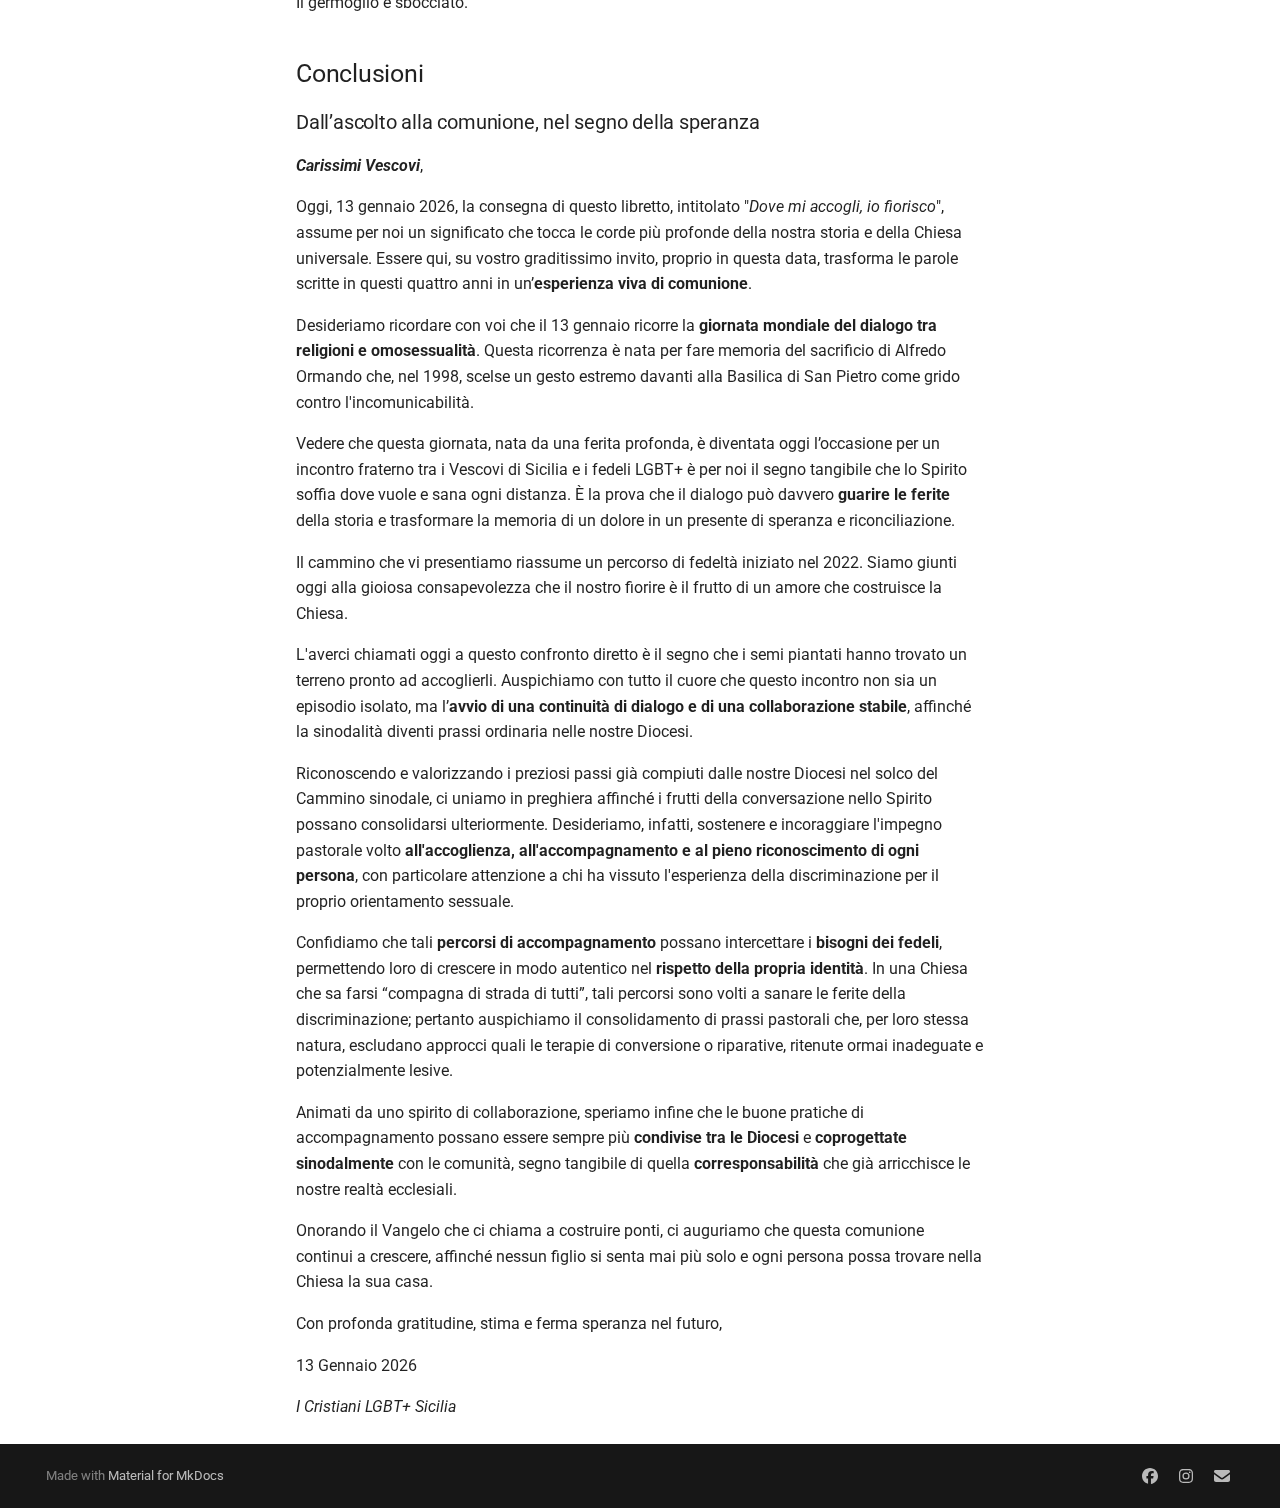
<file: documenti/libretti/ritiri/2025/index.html>
<!doctype html>
<html lang="it" class="no-js">
  <head>
    
      <meta charset="utf-8">
      <meta name="viewport" content="width=device-width,initial-scale=1">
      
        <meta name="description" content="Comunità di fede inclusiva e accogliente in Sicilia">
      
      
      
        <link rel="canonical" href="https://cristianilgbtsicilia.it/documenti/libretti/ritiri/2025/">
      
      
        <link rel="prev" href="../../../discorsi/cesi/">
      
      
        <link rel="next" href="../../../../news/">
      
      
        
      
      
      <link rel="icon" href="../../../../assets/favicon.ico">
      <meta name="generator" content="mkdocs-1.6.1, mkdocs-material-9.7.1">
    
    
      
        <title>2025 - Cristiani LGBT+ Sicilia</title>
      
    
    
      <link rel="stylesheet" href="../../../../assets/stylesheets/main.484c7ddc.min.css">
      
        
        <link rel="stylesheet" href="../../../../assets/stylesheets/palette.ab4e12ef.min.css">
      
      


    
    
      
    
    
      
        
        
        <link rel="preconnect" href="https://fonts.gstatic.com" crossorigin>
        <link rel="stylesheet" href="https://fonts.googleapis.com/css?family=Roboto:300,300i,400,400i,700,700i%7CRoboto+Mono:400,400i,700,700i&display=fallback">
        <style>:root{--md-text-font:"Roboto";--md-code-font:"Roboto Mono"}</style>
      
    
    
      <link rel="stylesheet" href="../../../../stylesheets/extra.css">
    
      <link rel="stylesheet" href="https://fonts.googleapis.com/icon?family=Material+Icons">
    
    <script>__md_scope=new URL("../../../..",location),__md_hash=e=>[...e].reduce(((e,_)=>(e<<5)-e+_.charCodeAt(0)),0),__md_get=(e,_=localStorage,t=__md_scope)=>JSON.parse(_.getItem(t.pathname+"."+e)),__md_set=(e,_,t=localStorage,a=__md_scope)=>{try{t.setItem(a.pathname+"."+e,JSON.stringify(_))}catch(e){}}</script>
    
      

    
    
  </head>
  
  
    
    
      
    
    
    
    
    <body dir="ltr" data-md-color-scheme="default" data-md-color-primary="deep-purple" data-md-color-accent="pink">
  
    
    <input class="md-toggle" data-md-toggle="drawer" type="checkbox" id="__drawer" autocomplete="off">
    <input class="md-toggle" data-md-toggle="search" type="checkbox" id="__search" autocomplete="off">
    <label class="md-overlay" for="__drawer"></label>
    <div data-md-component="skip">
      
        
        <a href="#dove-mi-accogli-io-fiorisco" class="md-skip">
          Vai al contenuto
        </a>
      
    </div>
    <div data-md-component="announce">
      
    </div>
    
    
      

<header class="md-header" data-md-component="header">
  <nav class="md-header__inner md-grid" aria-label="Intestazione">
    <a href="../../../.." title="Cristiani LGBT+ Sicilia" class="md-header__button md-logo" aria-label="Cristiani LGBT+ Sicilia" data-md-component="logo">
      
  <img src="../../../../assets/favicon.png" alt="logo">

    </a>
    <label class="md-header__button md-icon" for="__drawer">
      
      <svg xmlns="http://www.w3.org/2000/svg" viewBox="0 0 24 24"><path d="M3 6h18v2H3zm0 5h18v2H3zm0 5h18v2H3z"/></svg>
    </label>
    <div class="md-header__title" data-md-component="header-title">
      <div class="md-header__ellipsis">
        <div class="md-header__topic">
          <span class="md-ellipsis">
            Cristiani LGBT+ Sicilia
          </span>
        </div>
        <div class="md-header__topic" data-md-component="header-topic">
          <span class="md-ellipsis">
            
              2025
            
          </span>
        </div>
      </div>
    </div>
    
      
        <form class="md-header__option" data-md-component="palette">
  
    
    
    
    <input class="md-option" data-md-color-media="" data-md-color-scheme="default" data-md-color-primary="deep-purple" data-md-color-accent="pink"  aria-label="Passa al tema scuro"  type="radio" name="__palette" id="__palette_0">
    
      <label class="md-header__button md-icon" title="Passa al tema scuro" for="__palette_1" hidden>
        <svg xmlns="http://www.w3.org/2000/svg" viewBox="0 0 24 24"><path d="M12 8a4 4 0 0 0-4 4 4 4 0 0 0 4 4 4 4 0 0 0 4-4 4 4 0 0 0-4-4m0 10a6 6 0 0 1-6-6 6 6 0 0 1 6-6 6 6 0 0 1 6 6 6 6 0 0 1-6 6m8-9.31V4h-4.69L12 .69 8.69 4H4v4.69L.69 12 4 15.31V20h4.69L12 23.31 15.31 20H20v-4.69L23.31 12z"/></svg>
      </label>
    
  
    
    
    
    <input class="md-option" data-md-color-media="" data-md-color-scheme="slate" data-md-color-primary="deep-purple" data-md-color-accent="pink"  aria-label="Passa al tema chiaro"  type="radio" name="__palette" id="__palette_1">
    
      <label class="md-header__button md-icon" title="Passa al tema chiaro" for="__palette_0" hidden>
        <svg xmlns="http://www.w3.org/2000/svg" viewBox="0 0 24 24"><path d="M12 18c-.89 0-1.74-.2-2.5-.55C11.56 16.5 13 14.42 13 12s-1.44-4.5-3.5-5.45C10.26 6.2 11.11 6 12 6a6 6 0 0 1 6 6 6 6 0 0 1-6 6m8-9.31V4h-4.69L12 .69 8.69 4H4v4.69L.69 12 4 15.31V20h4.69L12 23.31 15.31 20H20v-4.69L23.31 12z"/></svg>
      </label>
    
  
</form>
      
    
    
      <script>var palette=__md_get("__palette");if(palette&&palette.color){if("(prefers-color-scheme)"===palette.color.media){var media=matchMedia("(prefers-color-scheme: light)"),input=document.querySelector(media.matches?"[data-md-color-media='(prefers-color-scheme: light)']":"[data-md-color-media='(prefers-color-scheme: dark)']");palette.color.media=input.getAttribute("data-md-color-media"),palette.color.scheme=input.getAttribute("data-md-color-scheme"),palette.color.primary=input.getAttribute("data-md-color-primary"),palette.color.accent=input.getAttribute("data-md-color-accent")}for(var[key,value]of Object.entries(palette.color))document.body.setAttribute("data-md-color-"+key,value)}</script>
    
    
    
      
      
        <label class="md-header__button md-icon" for="__search">
          
          <svg xmlns="http://www.w3.org/2000/svg" viewBox="0 0 24 24"><path d="M9.5 3A6.5 6.5 0 0 1 16 9.5c0 1.61-.59 3.09-1.56 4.23l.27.27h.79l5 5-1.5 1.5-5-5v-.79l-.27-.27A6.52 6.52 0 0 1 9.5 16 6.5 6.5 0 0 1 3 9.5 6.5 6.5 0 0 1 9.5 3m0 2C7 5 5 7 5 9.5S7 14 9.5 14 14 12 14 9.5 12 5 9.5 5"/></svg>
        </label>
        <div class="md-search" data-md-component="search" role="dialog">
  <label class="md-search__overlay" for="__search"></label>
  <div class="md-search__inner" role="search">
    <form class="md-search__form" name="search">
      <input type="text" class="md-search__input" name="query" aria-label="Cerca" placeholder="Cerca" autocapitalize="off" autocorrect="off" autocomplete="off" spellcheck="false" data-md-component="search-query" required>
      <label class="md-search__icon md-icon" for="__search">
        
        <svg xmlns="http://www.w3.org/2000/svg" viewBox="0 0 24 24"><path d="M9.5 3A6.5 6.5 0 0 1 16 9.5c0 1.61-.59 3.09-1.56 4.23l.27.27h.79l5 5-1.5 1.5-5-5v-.79l-.27-.27A6.52 6.52 0 0 1 9.5 16 6.5 6.5 0 0 1 3 9.5 6.5 6.5 0 0 1 9.5 3m0 2C7 5 5 7 5 9.5S7 14 9.5 14 14 12 14 9.5 12 5 9.5 5"/></svg>
        
        <svg xmlns="http://www.w3.org/2000/svg" viewBox="0 0 24 24"><path d="M20 11v2H8l5.5 5.5-1.42 1.42L4.16 12l7.92-7.92L13.5 5.5 8 11z"/></svg>
      </label>
      <nav class="md-search__options" aria-label="Cerca">
        
        <button type="reset" class="md-search__icon md-icon" title="Cancella" aria-label="Cancella" tabindex="-1">
          
          <svg xmlns="http://www.w3.org/2000/svg" viewBox="0 0 24 24"><path d="M19 6.41 17.59 5 12 10.59 6.41 5 5 6.41 10.59 12 5 17.59 6.41 19 12 13.41 17.59 19 19 17.59 13.41 12z"/></svg>
        </button>
      </nav>
      
    </form>
    <div class="md-search__output">
      <div class="md-search__scrollwrap" tabindex="0" data-md-scrollfix>
        <div class="md-search-result" data-md-component="search-result">
          <div class="md-search-result__meta">
            Inizializza la ricerca
          </div>
          <ol class="md-search-result__list" role="presentation"></ol>
        </div>
      </div>
    </div>
  </div>
</div>
      
    
    
  </nav>
  
</header>
    
    <div class="md-container" data-md-component="container">
      
      
        
          
            
<nav class="md-tabs" aria-label="Tabs" data-md-component="tabs">
  <div class="md-grid">
    <ul class="md-tabs__list">
      
        
  
  
  
  
    <li class="md-tabs__item">
      <a href="../../../.." class="md-tabs__link">
        
  
  
    
  
  Home

      </a>
    </li>
  

      
        
  
  
  
    
  
  
    
    
      
  
  
  
    
  
  
    
    
      <li class="md-tabs__item md-tabs__item--active">
        <a href="../../../discorsi/cesi/" class="md-tabs__link">
          
  
  
  Documenti

        </a>
      </li>
    
  

    
  

      
        
  
  
  
  
    
    
      <li class="md-tabs__item">
        <a href="../../../../news/" class="md-tabs__link">
          
  
  
  News

        </a>
      </li>
    
  

      
    </ul>
  </div>
</nav>
          
        
      
      <main class="md-main" data-md-component="main">
        <div class="md-main__inner md-grid">
          
            
              
              <div class="md-sidebar md-sidebar--primary" data-md-component="sidebar" data-md-type="navigation" >
                <div class="md-sidebar__scrollwrap">
                  <div class="md-sidebar__inner">
                    


  


<nav class="md-nav md-nav--primary md-nav--lifted" aria-label="Navigazione" data-md-level="0">
  <label class="md-nav__title" for="__drawer">
    <a href="../../../.." title="Cristiani LGBT+ Sicilia" class="md-nav__button md-logo" aria-label="Cristiani LGBT+ Sicilia" data-md-component="logo">
      
  <img src="../../../../assets/favicon.png" alt="logo">

    </a>
    Cristiani LGBT+ Sicilia
  </label>
  
  <ul class="md-nav__list" data-md-scrollfix>
    
      
      
  
  
  
  
    <li class="md-nav__item">
      <a href="../../../.." class="md-nav__link">
        
  
  
  <span class="md-ellipsis">
    
  
    Home
  

    
  </span>
  
  

      </a>
    </li>
  

    
      
      
  
  
    
  
  
  
    
    
    
    
      
        
        
      
      
    
    
    <li class="md-nav__item md-nav__item--active md-nav__item--section md-nav__item--nested">
      
        
        
        <input class="md-nav__toggle md-toggle " type="checkbox" id="__nav_2" checked>
        
          
          <label class="md-nav__link" for="__nav_2" id="__nav_2_label" tabindex="">
            
  
  
  <span class="md-ellipsis">
    
  
    Documenti
  

    
  </span>
  
  

            <span class="md-nav__icon md-icon"></span>
          </label>
        
        <nav class="md-nav" data-md-level="1" aria-labelledby="__nav_2_label" aria-expanded="true">
          <label class="md-nav__title" for="__nav_2">
            <span class="md-nav__icon md-icon"></span>
            
  
    Documenti
  

          </label>
          <ul class="md-nav__list" data-md-scrollfix>
            
              
                
  
  
  
  
    
    
    
    
      
      
    
    
    <li class="md-nav__item md-nav__item--nested">
      
        
        
        <input class="md-nav__toggle md-toggle " type="checkbox" id="__nav_2_1" >
        
          
          <label class="md-nav__link" for="__nav_2_1" id="__nav_2_1_label" tabindex="0">
            
  
  
  <span class="md-ellipsis">
    
  
    Discorsi
  

    
  </span>
  
  

            <span class="md-nav__icon md-icon"></span>
          </label>
        
        <nav class="md-nav" data-md-level="2" aria-labelledby="__nav_2_1_label" aria-expanded="false">
          <label class="md-nav__title" for="__nav_2_1">
            <span class="md-nav__icon md-icon"></span>
            
  
    Discorsi
  

          </label>
          <ul class="md-nav__list" data-md-scrollfix>
            
              
                
  
  
  
  
    <li class="md-nav__item">
      <a href="../../../discorsi/cesi/" class="md-nav__link">
        
  
  
  <span class="md-ellipsis">
    
  
    Cesi
  

    
  </span>
  
  

      </a>
    </li>
  

              
            
          </ul>
        </nav>
      
    </li>
  

              
            
              
                
  
  
    
  
  
  
    
    
    
    
      
      
    
    
    <li class="md-nav__item md-nav__item--active md-nav__item--nested">
      
        
        
        <input class="md-nav__toggle md-toggle " type="checkbox" id="__nav_2_2" checked>
        
          
          <label class="md-nav__link" for="__nav_2_2" id="__nav_2_2_label" tabindex="0">
            
  
  
  <span class="md-ellipsis">
    
  
    Libretti
  

    
  </span>
  
  

            <span class="md-nav__icon md-icon"></span>
          </label>
        
        <nav class="md-nav" data-md-level="2" aria-labelledby="__nav_2_2_label" aria-expanded="true">
          <label class="md-nav__title" for="__nav_2_2">
            <span class="md-nav__icon md-icon"></span>
            
  
    Libretti
  

          </label>
          <ul class="md-nav__list" data-md-scrollfix>
            
              
                
  
  
    
  
  
  
    
    
    
    
      
      
    
    
    <li class="md-nav__item md-nav__item--active md-nav__item--nested">
      
        
        
        <input class="md-nav__toggle md-toggle " type="checkbox" id="__nav_2_2_1" checked>
        
          
          <label class="md-nav__link" for="__nav_2_2_1" id="__nav_2_2_1_label" tabindex="0">
            
  
  
  <span class="md-ellipsis">
    
  
    Ritiri
  

    
  </span>
  
  

            <span class="md-nav__icon md-icon"></span>
          </label>
        
        <nav class="md-nav" data-md-level="3" aria-labelledby="__nav_2_2_1_label" aria-expanded="true">
          <label class="md-nav__title" for="__nav_2_2_1">
            <span class="md-nav__icon md-icon"></span>
            
  
    Ritiri
  

          </label>
          <ul class="md-nav__list" data-md-scrollfix>
            
              
                
  
  
    
  
  
  
    <li class="md-nav__item md-nav__item--active">
      
      <input class="md-nav__toggle md-toggle" type="checkbox" id="__toc">
      
      
        
      
      
        <label class="md-nav__link md-nav__link--active" for="__toc">
          
  
  
  <span class="md-ellipsis">
    
  
    2025
  

    
  </span>
  
  

          <span class="md-nav__icon md-icon"></span>
        </label>
      
      <a href="./" class="md-nav__link md-nav__link--active">
        
  
  
  <span class="md-ellipsis">
    
  
    2025
  

    
  </span>
  
  

      </a>
      
        

<nav class="md-nav md-nav--secondary" aria-label="Indice">
  
  
  
    
  
  
    <label class="md-nav__title" for="__toc">
      <span class="md-nav__icon md-icon"></span>
      Indice
    </label>
    <ul class="md-nav__list" data-md-component="toc" data-md-scrollfix>
      
        <li class="md-nav__item">
  <a href="#il-gesto-che-apre-al-fiorire" class="md-nav__link">
    <span class="md-ellipsis">
      
        Il gesto che apre al fiorire
      
    </span>
  </a>
  
</li>
      
        <li class="md-nav__item">
  <a href="#un-cammino-di-fede-e-riconciliazione" class="md-nav__link">
    <span class="md-ellipsis">
      
        Un cammino di fede e riconciliazione
      
    </span>
  </a>
  
</li>
      
        <li class="md-nav__item">
  <a href="#parola-di-dio-coscienza-e-castita" class="md-nav__link">
    <span class="md-ellipsis">
      
        Parola di Dio, coscienza e castità
      
    </span>
  </a>
  
</li>
      
        <li class="md-nav__item">
  <a href="#tra-corpo-identita-e-relazione" class="md-nav__link">
    <span class="md-ellipsis">
      
        Tra corpo, identità e relazione
      
    </span>
  </a>
  
</li>
      
        <li class="md-nav__item">
  <a href="#il-soffio-del-cammino-sinodale" class="md-nav__link">
    <span class="md-ellipsis">
      
        Il soffio del Cammino sinodale
      
    </span>
  </a>
  
</li>
      
        <li class="md-nav__item">
  <a href="#vai-bene-cosi-come-sei" class="md-nav__link">
    <span class="md-ellipsis">
      
        Vai bene così come sei
      
    </span>
  </a>
  
</li>
      
        <li class="md-nav__item">
  <a href="#le-nostre-testimonianze" class="md-nav__link">
    <span class="md-ellipsis">
      
        Le nostre testimonianze
      
    </span>
  </a>
  
    <nav class="md-nav" aria-label="Le nostre testimonianze">
      <ul class="md-nav__list">
        
          <li class="md-nav__item">
  <a href="#maria-e-paolo-genitori-di-persona-lgbt" class="md-nav__link">
    <span class="md-ellipsis">
      
        Maria e Paolo | genitori di persona LGBT+
      
    </span>
  </a>
  
</li>
        
          <li class="md-nav__item">
  <a href="#giuseppe-papa-di-persona-lgbt" class="md-nav__link">
    <span class="md-ellipsis">
      
        Giuseppe | papà di persona LGBT+
      
    </span>
  </a>
  
</li>
        
          <li class="md-nav__item">
  <a href="#corrado-e-michela-genitori-di-persona-lgbt" class="md-nav__link">
    <span class="md-ellipsis">
      
        Corrado e Michela | genitori di persona LGBT+
      
    </span>
  </a>
  
</li>
        
          <li class="md-nav__item">
  <a href="#anna-mamma-di-persona-lgbt" class="md-nav__link">
    <span class="md-ellipsis">
      
        Anna | mamma di persona LGBT+
      
    </span>
  </a>
  
</li>
        
          <li class="md-nav__item">
  <a href="#gabriele-giovane-cristiano-21-anni" class="md-nav__link">
    <span class="md-ellipsis">
      
        Gabriele | giovane cristiano, 21 anni
      
    </span>
  </a>
  
</li>
        
          <li class="md-nav__item">
  <a href="#simonetta-mamma-di-persona-lgbt" class="md-nav__link">
    <span class="md-ellipsis">
      
        Simonetta | mamma di persona LGBT+
      
    </span>
  </a>
  
</li>
        
          <li class="md-nav__item">
  <a href="#dennis-giovane-cristiano-23-anni" class="md-nav__link">
    <span class="md-ellipsis">
      
        Dennis | giovane cristiano, 23 anni
      
    </span>
  </a>
  
</li>
        
          <li class="md-nav__item">
  <a href="#thalassia-laica-cristiana" class="md-nav__link">
    <span class="md-ellipsis">
      
        Thalassia | laica cristiana
      
    </span>
  </a>
  
</li>
        
          <li class="md-nav__item">
  <a href="#maria-mamma-di-persona-lgbt" class="md-nav__link">
    <span class="md-ellipsis">
      
        Maria | mamma di persona LGBT+
      
    </span>
  </a>
  
</li>
        
          <li class="md-nav__item">
  <a href="#antonina-operatrice-pastorale" class="md-nav__link">
    <span class="md-ellipsis">
      
        Antonina | operatrice pastorale
      
    </span>
  </a>
  
</li>
        
          <li class="md-nav__item">
  <a href="#agata-mamma-di-persona-lgbt" class="md-nav__link">
    <span class="md-ellipsis">
      
        Agata | mamma di persona LGBT+
      
    </span>
  </a>
  
</li>
        
          <li class="md-nav__item">
  <a href="#fabio-giovane-cristiano-25-anni" class="md-nav__link">
    <span class="md-ellipsis">
      
        Fabio | giovane cristiano, 25 anni
      
    </span>
  </a>
  
</li>
        
      </ul>
    </nav>
  
</li>
      
        <li class="md-nav__item">
  <a href="#_1" class="md-nav__link">
    <span class="md-ellipsis">
      
        
      
    </span>
  </a>
  
</li>
      
        <li class="md-nav__item">
  <a href="#conclusioni" class="md-nav__link">
    <span class="md-ellipsis">
      
        Conclusioni
      
    </span>
  </a>
  
    <nav class="md-nav" aria-label="Conclusioni">
      <ul class="md-nav__list">
        
          <li class="md-nav__item">
  <a href="#dallascolto-alla-comunione-nel-segno-della-speranza" class="md-nav__link">
    <span class="md-ellipsis">
      
        Dall’ascolto alla comunione, nel segno della speranza
      
    </span>
  </a>
  
</li>
        
      </ul>
    </nav>
  
</li>
      
    </ul>
  
</nav>
      
    </li>
  

              
            
          </ul>
        </nav>
      
    </li>
  

              
            
          </ul>
        </nav>
      
    </li>
  

              
            
          </ul>
        </nav>
      
    </li>
  

    
      
      
  
  
  
  
    
    
    
    
      
      
    
    
    <li class="md-nav__item md-nav__item--nested">
      
        
        
        <input class="md-nav__toggle md-toggle " type="checkbox" id="__nav_3" >
        
          
          <label class="md-nav__link" for="__nav_3" id="__nav_3_label" tabindex="0">
            
  
  
  <span class="md-ellipsis">
    
  
    News
  

    
  </span>
  
  

            <span class="md-nav__icon md-icon"></span>
          </label>
        
        <nav class="md-nav" data-md-level="1" aria-labelledby="__nav_3_label" aria-expanded="false">
          <label class="md-nav__title" for="__nav_3">
            <span class="md-nav__icon md-icon"></span>
            
  
    News
  

          </label>
          <ul class="md-nav__list" data-md-scrollfix>
            
              
                
  
  
  
    
  
  
    <li class="md-nav__item">
      <a href="../../../../news/" class="md-nav__link">
        
  
  
  <span class="md-ellipsis">
    
  
    Aggiornamenti
  

    
  </span>
  
  

      </a>
    </li>
  

              
            
              
                
  
  
  
  
    
    
    
    
      
      
    
    
    <li class="md-nav__item md-nav__item--nested">
      
        
        
        <input class="md-nav__toggle md-toggle " type="checkbox" id="__nav_3_2" >
        
          
          <label class="md-nav__link" for="__nav_3_2" id="__nav_3_2_label" tabindex="0">
            
  
  
  <span class="md-ellipsis">
    
  
    Archivio
  

    
  </span>
  
  

            <span class="md-nav__icon md-icon"></span>
          </label>
        
        <nav class="md-nav" data-md-level="2" aria-labelledby="__nav_3_2_label" aria-expanded="false">
          <label class="md-nav__title" for="__nav_3_2">
            <span class="md-nav__icon md-icon"></span>
            
  
    Archivio
  

          </label>
          <ul class="md-nav__list" data-md-scrollfix>
            
              
                
  
  
  
    
  
  
    <li class="md-nav__item">
      <a href="../../../../news/archive/2026/" class="md-nav__link">
        
  
  
  <span class="md-ellipsis">
    
  
    2026
  

    
  </span>
  
  

      </a>
    </li>
  

              
            
          </ul>
        </nav>
      
    </li>
  

              
            
          </ul>
        </nav>
      
    </li>
  

    
  </ul>
</nav>
                  </div>
                </div>
              </div>
            
            
              
              <div class="md-sidebar md-sidebar--secondary" data-md-component="sidebar" data-md-type="toc" >
                <div class="md-sidebar__scrollwrap">
                  <div class="md-sidebar__inner">
                    

<nav class="md-nav md-nav--secondary" aria-label="Indice">
  
  
  
    
  
  
    <label class="md-nav__title" for="__toc">
      <span class="md-nav__icon md-icon"></span>
      Indice
    </label>
    <ul class="md-nav__list" data-md-component="toc" data-md-scrollfix>
      
        <li class="md-nav__item">
  <a href="#il-gesto-che-apre-al-fiorire" class="md-nav__link">
    <span class="md-ellipsis">
      
        Il gesto che apre al fiorire
      
    </span>
  </a>
  
</li>
      
        <li class="md-nav__item">
  <a href="#un-cammino-di-fede-e-riconciliazione" class="md-nav__link">
    <span class="md-ellipsis">
      
        Un cammino di fede e riconciliazione
      
    </span>
  </a>
  
</li>
      
        <li class="md-nav__item">
  <a href="#parola-di-dio-coscienza-e-castita" class="md-nav__link">
    <span class="md-ellipsis">
      
        Parola di Dio, coscienza e castità
      
    </span>
  </a>
  
</li>
      
        <li class="md-nav__item">
  <a href="#tra-corpo-identita-e-relazione" class="md-nav__link">
    <span class="md-ellipsis">
      
        Tra corpo, identità e relazione
      
    </span>
  </a>
  
</li>
      
        <li class="md-nav__item">
  <a href="#il-soffio-del-cammino-sinodale" class="md-nav__link">
    <span class="md-ellipsis">
      
        Il soffio del Cammino sinodale
      
    </span>
  </a>
  
</li>
      
        <li class="md-nav__item">
  <a href="#vai-bene-cosi-come-sei" class="md-nav__link">
    <span class="md-ellipsis">
      
        Vai bene così come sei
      
    </span>
  </a>
  
</li>
      
        <li class="md-nav__item">
  <a href="#le-nostre-testimonianze" class="md-nav__link">
    <span class="md-ellipsis">
      
        Le nostre testimonianze
      
    </span>
  </a>
  
    <nav class="md-nav" aria-label="Le nostre testimonianze">
      <ul class="md-nav__list">
        
          <li class="md-nav__item">
  <a href="#maria-e-paolo-genitori-di-persona-lgbt" class="md-nav__link">
    <span class="md-ellipsis">
      
        Maria e Paolo | genitori di persona LGBT+
      
    </span>
  </a>
  
</li>
        
          <li class="md-nav__item">
  <a href="#giuseppe-papa-di-persona-lgbt" class="md-nav__link">
    <span class="md-ellipsis">
      
        Giuseppe | papà di persona LGBT+
      
    </span>
  </a>
  
</li>
        
          <li class="md-nav__item">
  <a href="#corrado-e-michela-genitori-di-persona-lgbt" class="md-nav__link">
    <span class="md-ellipsis">
      
        Corrado e Michela | genitori di persona LGBT+
      
    </span>
  </a>
  
</li>
        
          <li class="md-nav__item">
  <a href="#anna-mamma-di-persona-lgbt" class="md-nav__link">
    <span class="md-ellipsis">
      
        Anna | mamma di persona LGBT+
      
    </span>
  </a>
  
</li>
        
          <li class="md-nav__item">
  <a href="#gabriele-giovane-cristiano-21-anni" class="md-nav__link">
    <span class="md-ellipsis">
      
        Gabriele | giovane cristiano, 21 anni
      
    </span>
  </a>
  
</li>
        
          <li class="md-nav__item">
  <a href="#simonetta-mamma-di-persona-lgbt" class="md-nav__link">
    <span class="md-ellipsis">
      
        Simonetta | mamma di persona LGBT+
      
    </span>
  </a>
  
</li>
        
          <li class="md-nav__item">
  <a href="#dennis-giovane-cristiano-23-anni" class="md-nav__link">
    <span class="md-ellipsis">
      
        Dennis | giovane cristiano, 23 anni
      
    </span>
  </a>
  
</li>
        
          <li class="md-nav__item">
  <a href="#thalassia-laica-cristiana" class="md-nav__link">
    <span class="md-ellipsis">
      
        Thalassia | laica cristiana
      
    </span>
  </a>
  
</li>
        
          <li class="md-nav__item">
  <a href="#maria-mamma-di-persona-lgbt" class="md-nav__link">
    <span class="md-ellipsis">
      
        Maria | mamma di persona LGBT+
      
    </span>
  </a>
  
</li>
        
          <li class="md-nav__item">
  <a href="#antonina-operatrice-pastorale" class="md-nav__link">
    <span class="md-ellipsis">
      
        Antonina | operatrice pastorale
      
    </span>
  </a>
  
</li>
        
          <li class="md-nav__item">
  <a href="#agata-mamma-di-persona-lgbt" class="md-nav__link">
    <span class="md-ellipsis">
      
        Agata | mamma di persona LGBT+
      
    </span>
  </a>
  
</li>
        
          <li class="md-nav__item">
  <a href="#fabio-giovane-cristiano-25-anni" class="md-nav__link">
    <span class="md-ellipsis">
      
        Fabio | giovane cristiano, 25 anni
      
    </span>
  </a>
  
</li>
        
      </ul>
    </nav>
  
</li>
      
        <li class="md-nav__item">
  <a href="#_1" class="md-nav__link">
    <span class="md-ellipsis">
      
        
      
    </span>
  </a>
  
</li>
      
        <li class="md-nav__item">
  <a href="#conclusioni" class="md-nav__link">
    <span class="md-ellipsis">
      
        Conclusioni
      
    </span>
  </a>
  
    <nav class="md-nav" aria-label="Conclusioni">
      <ul class="md-nav__list">
        
          <li class="md-nav__item">
  <a href="#dallascolto-alla-comunione-nel-segno-della-speranza" class="md-nav__link">
    <span class="md-ellipsis">
      
        Dall’ascolto alla comunione, nel segno della speranza
      
    </span>
  </a>
  
</li>
        
      </ul>
    </nav>
  
</li>
      
    </ul>
  
</nav>
                  </div>
                </div>
              </div>
            
          
          
            <div class="md-content" data-md-component="content">
              
              <article class="md-content__inner md-typeset">
                
                  



<p><strong><em>Carissimi Vescovi Siciliani</em></strong>,</p>
<p>è con profonda gioia e una rinnovata fede che vi porgiamo questo libretto, frutto del nostro <strong>quarto ritiro spirituale</strong> e formativo annuale. Quello che per noi è iniziato nel 2022 come un atto di coraggio e speranza è oggi la nostra più chiara espressione di <strong>desiderio di piena comunione con la Chiesa Madre</strong>.</p>
<p>Il nostro cammino in questi quattro anni ha tracciato una coerente progressione tematica:</p>
<ul>
<li>
<p><strong>2022</strong> ("<em>Nell'amore non c'è timore</em>"): L'affermazione coraggiosa della nostra esistenza e della fecondità del nostro amore.</p>
</li>
<li>
<p><strong>2023</strong> ("<em>Chiamati ad Amare</em>"): La riscoperta della nostra vocazione cristiana e del nostro carisma.</p>
</li>
<li>
<p><strong>2024</strong> ("<em>Profeti di Speranza</em>"): La consapevolezza della nostra missione profetica, la chiamata a essere luce nel mondo.</p>
</li>
</ul>
<p>In parallelo a questa maturazione spirituale, la nostra comunità ha assistito a una crescita straordinaria e a una significativa diversificazione nella partecipazione ai nostri ritiri. </p>
<p><strong>Abbiamo iniziato il ritiro del 2022 con 39 partecipanti</strong> (tra cristiani LGBT+, genitori e operatori della "Rete operatori pastorali"). <strong>Il cammino ci ha consentito di raggiungere 60 partecipanti in questa edizione 2025</strong>, provenienti da tutta la Sicilia e da altre regioni d'Italia.</p>
<p>Quest'ultima edizione ha segnato un passo storico: il nutrito gruppo di <strong>cristiani LGBT+ e dei genitori</strong> di "<em>In Viaggio per Emmaus</em>" (realtà siciliana che riunisce genitori di persone LGBT+) sono stati affiancati da una qualificata <strong>rappresentanza di operatori pastorali</strong>, di cui, per la prima volta, tre operatori attivi e impegnati nelle loro diocesi per la pastorale familiare. </p>
<p>La loro piena volontà di conoscerci e di crescere nella formazione di una Chiesa sempre più inclusiva è il segno tangibile che l'appello all'accoglienza, al grido di "<strong><em>TODOS, TODOS, TODOS</em></strong>" (cit. Papa Francesco), sta trovando risonanza anche dal basso, all'interno dei servizi diocesani. </p>
<p>Il ritiro di quest'anno ha rappresentato il culmine e la verifica di questo percorso, sperimentando il luogo concreto in cui la vocazione e la comunità possono davvero fiorire. </p>
<p>Abbiamo compreso, attraverso la preghiera e la condivisione, che il messaggio più potente che possiamo condividere è quello della nostra dignità ritrovata.</p>
<p>Questo opuscolo è la prova tangibile di ciò che accade quando ci si sente riconosciuti nella propria pienezza. </p>
<p>Vi consegniamo queste pagine come un atto di <strong>gratitudine</strong> e di <strong>fiducia</strong>. In esse troverete l'esperienza di fede di persone LGBT+ e delle loro famiglie: una ricchezza che mettiamo a servizio della nostra Chiesa siciliana. Il libretto contiene i testi di <strong>riflessione</strong>, le toccanti <strong>testimonianze</strong> personali e le <strong>fotografie</strong> che ritraggono i momenti di fraternità che ci hanno permesso di fiorire. Vi invitiamo ad accogliere questi contenuti come la prova che le nostre vite di cristiani LGBT+ sono un dono che chiede solo di essere <strong>amato</strong>, <strong>accolto</strong> e <strong>riconosciuto</strong>, come parte viva e splendente del Corpo di Cristo. </p>
<h1 id="dove-mi-accogli-io-fiorisco"><strong>Dove mi accogli,</strong>  <strong>io fiorisco</strong></h1>
<p>Il quarto ritiro regionale del gruppo <em>Cristiani LGBT+ Sicilia</em> si è svolto dal 3 al 5 ottobre 2025, presso il Beteyà Hostel Don Bosco di Catania. È stata un’esperienza di incontro e di spiritualità che ha arricchito i partecipanti e rafforzato il senso di comunità e accoglienza reciproca.</p>
<p>Il titolo scelto per questa edizione, “<em>Dove mi accogli, io fiorisco</em>”, ha rappresentato il filo conduttore di un cammino che unisce riflessione biblica, accompagnamento spirituale e condivisione fraterna, nella convinzione che la fioritura personale nasce da un’accoglienza autentica e liberante.</p>
<h2 id="il-gesto-che-apre-al-fiorire"><strong>Il gesto che apre al fiorire</strong></h2>
<p>Il ritiro si è aperto con un gesto simbolico: ogni partecipante ha sotterrato un piccolo peso, un pensiero, una fatica o una ferita personale. Un atto concreto e silenzioso per affidare alla terra tutto ciò che opprime, con la fiducia che proprio da quel terreno di fragilità possa germogliare nuova vita.</p>
<p>Un gesto che ha segnato fin dall’inizio il senso profondo del ritiro: fiorire non <em>nonostante</em> i propri limiti, ma a <em>partire</em> da essi, riconoscendo in ogni storia umana la presenza della grazia di Dio.</p>
<h2 id="un-cammino-di-fede-e-riconciliazione"><strong>Un cammino di fede e riconciliazione</strong></h2>
<p>Il ritiro ha rappresentato la tappa conclusiva di un percorso iniziato a febbraio 2025 con gli incontri biblici “<em>Date ragione della vostra speranza</em>”, durante i quali sono stati meditati alcuni versetti della Scrittura spesso al centro del dibattito sull’omosessualità (Genesi 1,27 – Levitico 18,22 – Romani 1,26).</p>
<p>L’obiettivo è stato quello di conciliare la vita con la fede, affrontando il tema dell’identità e dell’amore alla luce del Vangelo, in un contesto ecclesiale dove spesso tali questioni restano ancora difficili da nominare.</p>
<p>“Il nostro desiderio è sentirci <br />
parte viva della comunità cristiana, <br />
riconosciuti nel nostro cammino <br />
di fede e di ricerca di Dio, <br />
così come siamo.”</p>
<p>Tra i relatori, <strong>padre Pino Piva SJ,</strong> gesuita e formatore, da anni impegnato nell’accompagnamento pastorale di comunità e diocesi sui temi dell’inclusione, e <strong>Rosaria Lisi</strong>, psicoterapeuta e teologa biblica delle diocesi di Catania e Ragusa.</p>
<h2 id="parola-di-dio-coscienza-e-castita"><strong>Parola di Dio, coscienza e castità</strong></h2>
<p>Durante i tre giorni, diversi momenti di riflessione hanno toccato complessi temi teologici e antropologici di grande profondità.</p>
<p>Con il supporto di padre Pino, partendo dalla convinzione che bisogna abitare le "frontiere" come luogo in cui lo Spirito sfida ciò che sembra immutabile, la <strong>Parola di Dio</strong> e il Catechismo della Chiesa Cattolica sono stati riletti come uno spazio capace di illuminare le esperienze personali alla luce della misericordia. Per costruire un rapporto diretto e autentico con Dio, è emerso che è necessario comprendere la creatività del Padre a partire dell'alterità umana (Genesi).</p>
<p>Ampia attenzione è stata dedicata al significato della <strong>castità</strong> cristiana, intesa non come mera astinenza, ma come <strong>integrazione armoniosa della sessualità nella persona</strong>, nell’unità tra corpo e spirito (Catechismo della Chiesa Cattolica, nn. 2337-2348).</p>
<p>Il percorso verso l'integrazione e la fioritura della persona trova la sua bussola nella <strong>coscienza</strong>, definita come il “primo di tutti i vicari di Cristo”. Essa è lo spazio più intimo dove la voce di Dio risuona nell'essere umano, possedendo un’autorevolezza superiore a qualsiasi altra mediazione esterna.</p>
<p>“È lì che ogni credente scopre <br />
la propria verità davanti al Signore.”</p>
<h2 id="tra-corpo-identita-e-relazione"><strong>Tra corpo, identità e relazione</strong></h2>
<p>Uno dei momenti più intensi è scaturito dall’incontro condotto da <strong>Rosaria Lisi</strong> sul tema “<em>Tra corpo, identità e relazione. Sentieri per una vita affettiva vissuta in pienezza</em>”.</p>
<p>Come vivere la propria identità LGBT+ nella fede? Come affrontare il senso di colpa? Come riconoscere le relazioni sane? A partire da queste domande concrete, la dott.ssa Lisi ha proposto un percorso che intreccia psicologia, teologia e spiritualità. Al centro, la dignità del corpo come luogo teologico e relazionale: il corpo che sente, desidera, incontra e riflette l’immagine di Dio.</p>
<p>Con uno sguardo profondo e delicato, siamo stati invitati a superare la prospettiva del “peccato” per abbracciare quella della <strong>vocazione</strong>, in cui ogni persona è chiamata a vivere relazioni piene, consapevoli e generative.</p>
<p>Attraverso la parabola del ricco epulone e di Lazzaro, la relatrice ha mostrato come il “piacere ininterrotto” – privo di pausa e relazione – diventi sterile e isolante, mentre il “piacere relazionale” restituisce umanità, senso e comunione.</p>
<p>“Il contatto vero nasce quando si accetta la pausa, il limite e l’attesa. <br />
Lì si rivela il mistero dell’incontro <br />
tra sé, l’altro e Dio.”</p>
<p>L’intervento si è concluso con un invito a coltivare una <strong>spiritualità incarnata</strong>, in cui la fede non si separa dal corpo, ma lo abita come spazio di grazia.</p>
<p>“La nostra esistenza interroga <br />
la comunità e diventa <br />
vocazione e missione.” </p>
<h2 id="il-soffio-del-cammino-sinodale"><strong>Il soffio del Cammino sinodale</strong></h2>
<p>La consapevolezza, la disponibilità, le nostre storie, che mettiamo a disposizione della Chiesa, Popolo di Dio in cammino, hanno trovato un forte sostegno nell’approvazione del documento di sintesi del Cammino sinodale delle Chiese in Italia, intitolato “<em>Lievito di pace e di speranza</em>”; approvazione che è avvenuta qualche settimana dopo la conclusione del nostro ritiro. In particolare, le proposte dei numeri 30-31, che hanno ottenuto il consenso di più della maggioranza dei due terzi, confermano il nostro impegno in questa direzione: <strong>accoglienza, accompagnamento e riconoscimento di tutte le persone che hanno vissuto nella loro vita esperienze di discriminazione all’interno delle nostre comunità ecclesiali</strong>.</p>
<p>Durante l’ultimo giorno del ritiro abbiamo trascorso alcune ore preziose con Monsignor <strong>Luigi Renna</strong>: un tempo di dialogo che ci ha permesso di affrontare importanti nodi del Cammino sinodale.</p>
<p>Durante questo momento di condivisione, è emerso come il "riconoscimento", citato nel documento di sintesi, non debba essere inteso come la riammissione di "scomunicati", ma come l'affermazione che le persone cattoliche con orientamenti sessuali diversi sono già, a pieno titolo, <strong>parte integrante della comunità cristiana</strong>.</p>
<p>Abbiamo inoltre riflettuto su un modello di accompagnamento che, anzichè essere di tipo paternalistico verticale, si orienti invece verso la figura dell'<strong>ellisse</strong> con due fuochi: uno spazio in cui <strong>chi accompagna e chi è accompagnato crescono in un dialogo e in un ascolto reciproco</strong>, superando quelle barriere che spesso ignorano i progressi della scienza e della teologia.</p>
<p>Non si tratta soltanto di <strong>riparare gli strappi</strong>, ma di <strong>costruire insieme il Regno di Dio</strong>, di viverlo insieme - non come gruppi separati, ma come un unico popolo - già qui sulla Terra e nella nostra terra, la Sicilia, e di realizzarlo in quell’oggi tanto caro al Vangelo di Luca, il vangelo della misericordia. </p>
<h2 id="vai-bene-cosi-come-sei"><strong>Vai bene così come sei</strong></h2>
<p>Durante il ritiro, il cammino interiore di ciascuno si è intrecciato con la <strong>preghiera</strong>, il silenzio e la condivisione fraterna.</p>
<p>Abbiamo compreso che si fiorisce quando ci si sente accolti nella propria <strong>pienezza</strong> umana, abitata dalla grazia di Dio. È nello <strong>sguardo accogliente</strong> dell’altro che ritroviamo la nostra bellezza e la nostra dignità di figli e figlie di Dio.</p>
<p>Il messaggio che ha accompagnato tutti lungo il weekend è semplice e potente: </p>
<p>“Vai bene così come sei. <br />
Sei il più bel fiore del giardino.” </p>
<h2 id="le-nostre-testimonianze"><strong>Le nostre testimonianze</strong></h2>
<h3 id="maria-e-paolo-genitori-di-persona-lgbt">Maria e Paolo | genitori di persona LGBT+</h3>
<p>Ritornata a Firenze, avendo lasciato sedimentare tutta la ricchezza di questi tre giorni a Catania, cerco di dare parola a qualcosa almeno di tutto quello che si è mosso nel mio cuore. </p>
<p>È stata una preziosa conferma ascoltare da Padre Pino Piva che “dove accolgo i miei desideri di vita, allora fiorisco”: questa bella possibilità di fioritura nella pienezza della propria persona, abitata dalla potenza, dalla forza e dalla grazia di Dio è per tutti, ma è ancor più preziosa per i nostri figli e figlie, ai quali è stata da troppo tempo negata la dignità. Ricordare che il Padre guarda ognuno di noi come figlio amato, cercato, accolto nella propria unica bellezza e originalità è un balsamo che può guarire molte ferite. Abbiamo scoperto che i pregiudizi che possono ferire sono come parassiti e come tali vanno combattuti ed eliminati perché ciò che il Signore ha messo in ogni persona come dono unico e bello possa sbocciare appieno nel suo splendore. È stato importante cogliere la bella notizia che anche per i nostri figli/e la sessualità è un dono bello da vivere in pienezza, perché fa uscire dalla propria autosufficienza, nasce dal sentire una mancanza e dice possibilità di relazione. Con sapienza, padre Pino ci ha accompagnato a coglier la bellezza di alcune “perle” presenti anche in quel Catechismo che tanto ferisce. “La sessualità nasce dalla integrità della persona, è integrata nella relazione e apre al dono reciproco totale e illimitato”. </p>
<p>È un mistero, un dono che il Signore fa ad ogni persona e che ognuno ha la responsabilità di vivere in pienezza e in armonia.</p>
<p>La dott.ssa Rosaria Lisi ci ha aiutato a rispondere ad alcuni interrogativi importanti e ci ha spiegato la bellezza del riappropriarsi della propria vitalità, che si esprime nel corpo, e la bellezza dell’armonizzarsi di affettività e vita spirituale; ci ha fatto inoltre intravedere la pienezza di una vitalità che risiede nel corpo e apre al futuro, ai desideri, e che si può realizzare in una relazione bella e sana vissuta nella responsabilità verso di sé e verso l’altro/a partendo dalla serena accoglienza di quello che ognuno di noi è. Ci ha ricordato la bellezza del piacere, donato e accolto, che sente l’unicità propria e dell’altro/a, accogliendo il limite del tempo nella sapienza del sapersi aspettare, accogliere e riprendere. Tutte queste riflessioni che ci sono state donate mi hanno interpellata a riflettere su come ho vissuto e vivo nell’oggi tutte queste realtà.</p>
<p>Per la nostra esperienza di coppia posso dire che la forza dell'attrazione nasce dallo stupore, dall’intravedere nell’altro un oltre, una meraviglia che ti affascina, un “altro da te” che avverti come importante perché ti offre la possibilità di apertura su orizzonti sconosciuti, ti fa avvertire un profumo di gioia piena, ti accarezza con un brivido di felicità, ti dona la possibilità di un salto quantico nella relazione, così che nella tenerezza dell’incontro si scopre un “noi” mai immaginato prima. Per noi vivere tutto questo è stato possibile come dono, richiesto insistentemente al Signore soprattutto nei momenti di crisi, e ricevuto con abbondanza attraverso l’ascolto della Parola, custodita nel cuore e, nella nostra piccolezza, incarnata nella vita. Naturalmente questo si vive nella bellezza e insieme nella fragilità della propria persona, nella verità del proprio cammino nel tempo, con un alternarsi di passi avanti e di passi indietro nell’armonizzare spirito e corpo, sensibilità e attese anche differenti. È un cammino di scoperta sempre nuovo (anche dopo 49 anni di matrimonio) nel quale il segreto è non darsi mai per scontati, ma saper cogliere con delicato stupore l’evolvere di sé stesso e dell’amato/a, mantenendo sempre la fiducia nell’altro/a, sapendo dare e ricevere aiuto, sostegno, tenerezza, perdono, rispettando la sensibilità ed i tempi dell’altro/a. Nel dono di sé offerto e accolto ci apriamo ogni giorno alla novità di vita che lo Spirito ci dona sempre in abbondanza se solo sappiamo fermarci e porci in ascolto accogliente della Sua voce.</p>
<p>Questo percorso non è esclusivo delle coppie cosiddette “regolari” il cui amore è stato rafforzato dal sacramento del matrimonio. Anzi il sacramento da solo, in realtà, non garantisce il risultato ottimale senza un impegno a vivere ogni giorno l’amore. È un potente aiuto a vivere la realtà dell’amore che è dono di sé all’amato/a e insieme appello al dono dell’altro/a di cui si sente sempre nostalgia; in un respiro in due fasi, in entrata e in uscita, vissuto nel qui e ora di ogni giorno, tradotto in atti concreti quotidiani, in verità e autenticità. Tutto questo è coniugalità, che non è esclusiva delle persone eterosessuali, ma è meravigliosa e insieme delicata realtà che abbiamo visto essere vissuta anche nelle coppie omoaffettive che seguiamo da anni, che vivono il loro amore mettendolo ogni giorno nelle mani del Signore, chiedendo a Lui luce e sapienza per aiutarsi vicendevolmente a fiorire ciascuno nella propria irripetibile singolarità. E noi possiamo e dobbiamo testimoniare l’abbondanza dei doni di grazia che lo Spirito effonde su queste coppie, e che anche i giorni trascorsi insieme a Catania ci hanno fatto sperimentare abbondantemente! L’amore in Cristo non è esclusivo delle coppie etero, l’amore in Cristo non è esclusivo delle coppie cosiddette “regolari”, ma è dono che può essere invocato e ricevuto da ogni coppia che si mette in verità alla sequela del Signore Gesù, si apre alla sua presenza, si rende disponibile alla sua azione. È un dono sovrabbondante di grazia e di benedizione che viene dal desiderio del Signore stesso di abitare in tutti i nostri cuori! È dono che noi genitori invochiamo dal Signore per tutti i nostri figli, etero, omo, trans, senza distinzione perché l’amore dei genitori è uguale per tutti i figli, naturali ed acquisiti, cercati e ricevuti in dono. Questo dono di grazia e di benedizione del Signore apre abbondanti sorgenti di fecondità in ogni situazione, una fecondità che prende carne in tanti modi diversi nelle infinite realtà di vita. Una fecondità che possiamo vedere e toccare con mano in tutti i nostri figli, etero ed omoaffettivi, che sanno offrire ascolto, protezione, sostegno, tenerezza, stimolo, incoraggiamento, pace, rifugio e insieme spinta a esplorare sempre nuove capacità di bene. Questo, ragazzi cari, lo abbiamo visto nei vostri volti, nei vostri sguardi, nei vostri sorrisi e nelle vostre lacrime, ora come traguardo raggiunto, ora come speranza di futuro. Per questo ringraziamo il Signore dal profondo del cuore per questi giorni pieni e fecondi che abbiamo trascorso insieme a Catania e ripartiamo con entusiasmo per testimoniare alla Chiesa tutta la preziosità del vostro fiorire che è un dono unico e straordinario. In questo ritiro abbiamo ricevuto in dono dei semi da piantare, che simboleggiano il seme di speranza che ciascuno di voi, di noi è: la vita fiorisce non perché raggiunge una meta, ma perché trova il coraggio di mettersi in cammino. Lentamente, poco a poco, un piede dopo l’altro, ad ogni passo una piccola possibilità di fioritura. Il mondo, la Chiesa hanno bisogno della vostra fioritura! “Il futuro sboccia con il primo passo, ancor prima che accada, con il primo raggio di sole, con il primo seme che si apre” (E. Ronchi)! Il Signore attende con fiducia da ciascun* di voi una magnifica fioritura! Buon cammino.</p>
<h3 id="giuseppe-papa-di-persona-lgbt">Giuseppe | <em>papà di persona LGBT+</em></h3>
<p>Splendido fine settimana quello trascorso in compagnia di belle persone che mi hanno arricchito interiormente e fatto conoscere un mondo che anela alla piena e legittima integrazione nella comunità di Cristo. Siamo tutti figli di Dio!</p>
<h3 id="corrado-e-michela-genitori-di-persona-lgbt">Corrado e Michela | <em>genitori di persona LGBT+</em></h3>
<p>A quattro anni di distanza dall’incontro di Ragusa, la nostalgia, la bella terra di Sicilia, il desiderio di rivedere volti di persone amiche, la possibilità di incontrarne di nuove ci ha fatto… prendere il volo… verso Catania. È stato un volo non solo fisico ma anche spirituale.</p>
<p>Il Ritiro di Catania ha alimentato la nostra speranza e rinvigorito “le ginocchia infiacchite”  con le riflessioni di padre Pino Piva e della psicologa e psicoterapeuta Rosaria Lisi che ci hanno accompagnato in quei giorni.</p>
<p>Riflettere sulla “Coscienza” come sacrario dell’incontro con Dio, come “primo vicario di Cristo” in quanto genitori cristiani di persona omoaffettiva ci ha rafforzati nella consapevolezza e nella serenità. </p>
<p>Così pure sentirci richiamare all’impegno della “Castità”, che riguarda anche noi sposi, vissuta nella integrità della persona che si dona interamente all’altra affinché essa sia e sia nell’abbondanza, è stato per le persone LGBT una “liberazione” e per noi un riprenderci nella nostra promessa sponsale.</p>
<p>Rosaria attraverso le sue osservazioni psicologiche ci ha condotti alla Legittimità della consapevolezza di sé; che siamo chiamati a divenire, cioè, a fiorire nella nostra vita interiore e spirituale ma anche relazionale e sociale.</p>
<p>Ecco allora come la mia Identità, che si costituisce nella mia biografia vissuta con le assimilazioni di esperienze passate, è intrecciata e si nutre della mia Vitalità che riguarda tutto il mio corpo e mi apre al futuro e ai desideri.</p>
<p>Concetti ripresi da padre Piva nella omelia domenicale quando ci ha esortato, sulla domanda di cosa significhi avere quella fede che può trasportare e far attecchire i gelsi in mare, a credere nel progetto di bene che il Signore ha messo in ciascuno di noi e farlo crescere, farlo fiorire.</p>
<p>Ecco il filo conduttore di questo Ritiro: l’imperativo morale che tutti e tutte ci portiamo dentro è far fiorire il bene che abbiamo nel nostro cuore, bene primigenio e costitutivo, che ci arriva dall’essere stati pensati ed amati per un progetto d’amore. </p>
<p>Su questo abbiamo riflettuto e pregato nella serata di “profondità”, di preghiera in forma di oratorio, in cui rivivendo l’esperienza di Francesco, di suo padre Bernardone e di Chiara, abbiamo capito che il dono integrale di sé nell’amore avviene nella libertà.</p>
<p>Libertà che talora sconvolge i nostri piani senza cui, tuttavia, non vi sarebbe amore.</p>
<p>Gli incontri e la condivisione nei gruppi nonché i momenti conviviali a tavola, ci hanno permesso di aprire il cuore scambiandoci a vicenda doni preziosi dell’anima, facendo fiorire amicizie antiche e nuove conoscenze.</p>
<p>A questo proposito ci piace sottolineare due aspetti di questa esperienza.</p>
<p>Il primo è stata la presenza al Ritiro di persone che non hanno a che fare direttamente con l’esperienza LGBT ma che sono intervenute come espressione della pastorale diocesana famigliare che intende occuparsene ed altre persone che erano presenti perché risposati in seconda unione e che quindi per anni avevano fatto una esperienza ecclesiale di “periferia”, di “frontiera”, di “fragilità”, tutte espressioni che per anni abbiamo usato anche per le persone LGBT!</p>
<p>Il secondo aspetto è stato quello di una gioiosa constatazione che in questi 4 anni l’esperienza di persone cristiane LGBT, dei loro genitori e pastori, in Sicilia è davvero fiorita: non sarà ancora un intero giardino ma sicuramente sono quei meravigliosi fiori che proprio perché sbocciano tra le rocce, generano stupore e ci fanno dire con convinzione e con gioia “Grazie Signore perché non ti sei scordato di noi”! </p>
<p>In questo clima ci ha davvero consolati la presenza del vescovo Renna in mezzo a noi, e lo ringraziamo di cuore per questo, che nelle due ore passate insieme, oltre a salutarci ad uno ad una, ha speso parole di speranza per l’ultima decisiva Assemblea Sinodale del 25 ottobre. </p>
<p>Quanto abbiamo bisogno in particolare di Vescovi che sappiano cogliere il dono di Grazia che questa esperienza sta portando alla Chiesa tutta!</p>
<p>Tornati a casa ci tornavano alla mente le parole dei due discepoli di Emmaus: “non ci ardeva il cuore nel petto mentre ci spiegava le scritture?”, sentimenti e parole che ci spingono a concimare e far fiorire oltre noi stessi anche il terreno che ci circonda. </p>
<p><em>Corrado e Michela, genitori a Parma di una persona gay, della Rete 3VolteGenitori</em> </p>
<h3 id="anna-mamma-di-persona-lgbt">Anna | <em>mamma di persona LGBT+</em></h3>
<p>Tenerezza si diffonde nel cuore nel vedere fiorire figlie e figli e figlə sempre più consapevoli dei talenti a loro affidati, capaci di raddoppiarli. </p>
<p>Hanno cura lə unə dellə altrə, sperimentano sorellanza e fratellanza, intrecciano nella profondità della terra le radici per nutrirsi a vicenda.</p>
<p>Questa terra concimata dalla Parola di validi Vicari.</p>
<p>E in tutto questo ben-<strong>essere</strong> esplode, non più nascosta, asfittica, incolore la pienezza di <strong>vita</strong> di ciascunə.</p>
<p>E noi genitori accomunati dall’amore indiscutibile e testimoniato per tuttə lə nostrə figliə, ci scopriamo uniti e uguali nel procedere, nell’accogliere, nel tendere mani, nel chiedere alla nostra Madre Chiesa:</p>
<p>Sappi cogliere l’abbondanza del loro raccolto, <strong>Chiesa</strong>, renditi <strong>Madre</strong> capace di mostrare vera <strong>accoglienza</strong>. </p>
<h3 id="gabriele-giovane-cristiano-21-anni">Gabriele | <em>giovane cristiano, 21 anni</em></h3>
<p>Da quando ho scoperto la mia sessualità mi sono spesso sentito diverso, come se non riuscissi a trovare un posto in cui sentirmi davvero me stesso. Avevo tanta voglia di partecipare a questo ritiro, desideroso di conoscere persone simili a me e capire se potevo coltivare legami autentici. </p>
<p>All’inizio ero molto teso e ansioso, perché non conoscevo nessuno. Ma sin dai primi momenti ho percepito un’accoglienza sincera e profonda, che piano piano ha sciolto ogni timore. </p>
<p>Durante il ritiro ho vissuto uno dei momenti più intensi e indimenticabili nella messa serale: lì, avvolto da un silenzio pieno di presenza, ho sentito nascere un calore inatteso, come un abbraccio che non veniva solo da qualcuno accanto, ma da un affetto più grande che attraversava entrambi. In quell’istante ho percepito la tenerezza di Dio farsi vicina, concreta, come un respiro condiviso che diceva senza parole: “Ci sei, e sei amato.” </p>
<p>Tra le riflessioni, mi ha colpito molto il tema della coscienza: l’idea che Dio parli al nostro cuore anche quando le Scritture sembrano dire il contrario. Come Gesù, che nei suoi tempi ha saputo andare oltre la lettera per restare fedele all’amore, così anch’io desidero imparare ad ascoltare quella voce interiore che guida verso la verità e la libertà. </p>
<p>Credo di aver gettato i semi delle mie prime vere amicizie, e ne sono felice. Gli abbracci finali sono stati </p>
<p>per me il segno di un cammino condiviso, di un’appartenenza che non avevo mai sentito prima. </p>
<p>Il ritorno a casa non è stato facile: vivo in un ambiente molto religioso e legato ai valori tradizionali, e a volte sento il peso di questa distanza. Ma ogni volta che guardo quel vasetto di fiori nel mio altarino – con i semi delle azalee interrati durante il ritiro – ricordo che rappresenta per me l’inizio di qualcosa di bello, un amore puro, un cammino che continuerà a fiorire, con la grazia di Dio e la compagnia di chi ho incontrato.</p>
<h3 id="simonetta-mamma-di-persona-lgbt">Simonetta | <em>mamma di persona LGBT+</em></h3>
<p>Desidero condividere con i vescovi della nostra isola ed in particolare con il mio stimato vescovo, eccellenza Mario Russotto, le risonanze che, come nei tre anni precedenti, ho portato con me come un dono prezioso che mitiga la solitudine e persino lo smarrimento che vivo nella mia realtà diocesana dove le famiglie delle persone LGBT+ vivono ancora ben nascoste, così che ci troviamo ancora a sentirci famiglie sbagliate con figli “moralmente disordinati”, anche se le nostre parrocchie non ci hanno mai negato velata accoglienza.</p>
<p>Qual è, invece, il dono che ho ricevuto nel ritiro – dove mi accogli io fiorisco? –</p>
<p>Immensa gioia e tanta pace nel poter condividere con i ragazzi presenti e tanti altri genitori, venuti anche dalle regioni del nord, momenti di preghiera, formazione e, soprattutto di ascolto reciproco che nasceva spontaneo da sguardi e abbracci di sincero amore che hanno detto a ciascuno di noi che è accettato nella sua straordinaria unicità, senza nessuna condizione.</p>
<p>Provo immensa gratitudine per questo incontro che si ripropone ormai da quattro anni:</p>
<p>Ogni anno tanta ricchezza aggiunta e raggiunta, ritrovata e donata, nelle tante testimonianze, negli abbracci di accoglienza con i nuovi convenuti, nello scoprire con gratitudine che l’amore cristiano può fare dono di sé senza remore e paure.</p>
<p>Abbiamo ricevuto e ricambiato quegli sguardi profondi e limpidi, che rassicurano perché dicono di essere segno dell’amore del Cristo Crocifisso e Risorto, che non ha mai posto esclusioni dal dono totale della sua vita.</p>
<p>Grazie, grazie con tutto il mio cuore.</p>
<p>Grazie a sua Eccellenza Mons. Renna che incarna con profusione e fecondità la paternità e maternità della Chiesa.</p>
<p>Grazie al carissimo don Pino Piva che “è sceso” dal Nord per condividere con noi la sua consolidata ed eccellente preparazione ed esperienza, arricchita da spontaneo e sincero affetto che è già tutto manifesto nei suoi occhi.</p>
<p>Grazie ai ragazzi e ragazze del gruppo “cristiani LGBT+ Sicilia” che hanno preparato ogni singolo momento dell’incontro con grande competenza e tanto amore.</p>
<p>Grazie al nostro amato e prezioso don Gero, e, non ultima, alla dottoressa Rosaria Lisi: ora la sentiamo parte della nostra grande famiglia che quest’anno è raddoppiata e si è arricchita di tanti nuovi fratelli, sorelle e genitori e anche di alcuni operatori pastorali, per la prima volta, inviati dalle loro diocesi per conoscere le realtà LGBT+, una bella sorpresa che porterà molti frutti. Che dire? Io sono felice!</p>
<p>Dove mi accogli io fiorisco.</p>
<h3 id="dennis-giovane-cristiano-23-anni">Dennis | <em>giovane cristiano, 23 anni</em></h3>
<p>Durante l'ultimo ritiro credo di aver vissuto, per la prima volta in 23 anni, il significato dell'essere Chiesa. Credo di aver conosciuto quel volto, inspiegabilmente timido, di una Chiesa che sa (anche) accogliere.</p>
<p>Beh, la Chiesa è accogliente per definizione - mi direte. Ma lo è veramente sempre stata?  Lo è veramente oggi allo stesso modo e in ogni luogo?</p>
<p>Il punto è che affinché una realtà sia accogliente, non è sufficiente che l'accoglienza si predichi. Con ogni probabilità si tratta di una condizione necessaria e non sufficiente.</p>
<p>Per anni abbiamo assistito a tristi rappresentazioni di tentativi fallimentari di accoglienza. Ma l'accoglienza non può essere subordinata alla conformità ad alcuni requisiti.</p>
<p>Impegniamoci ad accogliere nell'unico modo autentico che esiste: incondizionatamente. Senza condizioni, senza requisiti. Accogliamoci così come siamo. Accogliamoci come figlie e figli di un unico Padre. Accogliamoci come parte integrante del Suo progetto. Accogliamoci come doni preziosi. E fioriremo.</p>
<p>Solo così possiamo diventare quel luogo sicuro in cui vivere senza pregiudizi, senza discriminazioni, senza patenti di dignità, senza polarizzazioni impossibili da conciliare.</p>
<p>L'ho imparato al ritiro ascoltando attorno a me i sospiri rotti dalle lacrime libere. L'ho imparato stringendo le mani bagnate di ricordi. L'ho imparato toccando la terra nella quale seppellire i miei macigni e piantare i miei desideri. L'ho imparato toccando quell'acqua vibrante che è vita e fa fiorire.</p>
<p>Questo ritiro, con la partecipazione di persone con orientamenti sessuali diversi, con età e vissuti diversi, con incarichi e ruoli diversi, vuole essere la testimonianza che la logica escludente non può appartenerci.</p>
<p>In un momento in cui gli studi di genere sembrano essere inconciliabili con i valori della cosiddetta famiglia tradizionale, partecipare al ritiro dei cristiani LGBT vuol dire ascoltare un'operatrice pastorale che racconta, a fine esperienza, di sentirsi "irrorata della sua maternità". Quello è stato il momento in cui ho avuto la certezza di non sentirmi additato come un nemico della pastorale familiare ma come giusto frutto della stessa.</p>
<h3 id="thalassia-laica-cristiana">Thalassia | <em>laica cristiana</em></h3>
<p>Che narrazione questi giorni… fatta di lacrime e sorrisi ma soprattutto di una comunità accogliente e amorevole, attenta e colorata. Cercavo sguardi d’amore e li ho trovati, cercavo alleatə e lə ho trovatə. Spazi di spiritualità e di libertà che non avevo mai sperimentato prima. <strong>È vero… l’amore vince tutto!</strong></p>
<h3 id="maria-mamma-di-persona-lgbt">Maria | <em>mamma di persona LGBT+</em></h3>
<p>Questo è l'arazzo dal titolo "Fiorire" che ho tessuto in attesa del ritiro. È incapace di rendere la meravigliosa fioritura che è già iniziata in quei giorni di benedizione!</p>
<h3 id="antonina-operatrice-pastorale">Antonina | <em>operatrice pastorale</em></h3>
<p>Questo meraviglioso arazzo traduce benissimo quello che abbiamo vissuto in questa esperienza: un'onda che si è abbattuta sulle nostre vite, sulle nostre false certezze, e, non ultimo, sui nostri parassiti, che vanno sempre stanati e riconosciuti.</p>
<h3 id="agata-mamma-di-persona-lgbt">Agata | <em>mamma di persona LGBT+</em></h3>
<p>Anche quest'anno ho avuto la fortuna e l'immensa gioia di vivere due giorni e mezzo in un piccolo paradiso… circondata da angeli. Certo, frase idilliaca e magari smielata! Ma ogni anno di più, questi incontri mi confermano l'idea di essere una genitrice fortunata, orgogliosa e immensamente felice di consolidare i rapporti con i meravigliosi ragazzi organizzatori, (di cui mi sento anch'io un po' mamma) e di conoscere, ogni anno, persone nuove e straordinarie. Queste sono le parole che ho subito condiviso con amici e parenti, riservandomi, per l'anno prossimo, l'intenzione di coinvolgerne qualcuno, perché possa realmente comprendere, ancor di più, questa complessa realtà; ma alla luce di un coerente e… cocciuto amore di Dio che abita nel cuore di ciascuno. Sono certa che ognuno di noi fiorirà, perché innaffiati… dall'acqua viva di Gesù.</p>
<h3 id="fabio-giovane-cristiano-25-anni">Fabio | <em>giovane cristiano, 25 anni</em></h3>
<p>Il germoglio è sbocciato.</p>
<h2 id="_1"></h2>
<h2 id="conclusioni"><strong>Conclusioni</strong></h2>
<h3 id="dallascolto-alla-comunione-nel-segno-della-speranza">Dall’ascolto alla comunione,  nel segno della speranza</h3>
<p><strong><em>Carissimi Vescovi</em></strong>,</p>
<p>Oggi, 13 gennaio 2026, la consegna di questo libretto, intitolato "<em>Dove mi accogli, io fiorisco</em>", assume per noi un significato che tocca le corde più profonde della nostra storia e della Chiesa universale. Essere qui, su vostro graditissimo invito, proprio in questa data, trasforma le parole scritte in questi quattro anni in un’<strong>esperienza viva di comunione</strong>.</p>
<p>Desideriamo ricordare con voi che il 13 gennaio ricorre la <strong>giornata mondiale del dialogo tra religioni e omosessualità</strong>. Questa ricorrenza è nata per fare memoria del sacrificio di Alfredo Ormando che, nel 1998, scelse un gesto estremo davanti alla Basilica di San Pietro come grido contro l'incomunicabilità.</p>
<p>Vedere che questa giornata, nata da una ferita profonda, è diventata oggi l’occasione per un incontro fraterno tra i Vescovi di Sicilia e i fedeli LGBT+ è per noi il segno tangibile che lo Spirito soffia dove vuole e sana ogni distanza. È la prova che il dialogo può davvero <strong>guarire le ferite</strong> della storia e trasformare la memoria di un dolore in un presente di speranza e riconciliazione.</p>
<p>Il cammino che vi presentiamo riassume un percorso di fedeltà iniziato nel 2022. Siamo giunti oggi alla gioiosa consapevolezza che il nostro fiorire è il frutto di un amore che costruisce la Chiesa. </p>
<p>L'averci chiamati oggi a questo confronto diretto è il segno che i semi piantati hanno trovato un terreno pronto ad accoglierli. Auspichiamo con tutto il cuore che questo incontro non sia un episodio isolato, ma l’<strong>avvio di una continuità di dialogo e di una collaborazione stabile</strong>, affinché la sinodalità diventi prassi ordinaria nelle nostre Diocesi.</p>
<p>Riconoscendo e valorizzando i preziosi passi già compiuti dalle nostre Diocesi nel solco del Cammino sinodale, ci uniamo in preghiera affinché i frutti della conversazione nello Spirito possano consolidarsi ulteriormente. Desideriamo, infatti, sostenere e incoraggiare l'impegno pastorale volto <strong>all'accoglienza, all'accompagnamento e al pieno riconoscimento di ogni persona</strong>, con particolare attenzione a chi ha vissuto l'esperienza della discriminazione per il proprio orientamento sessuale.</p>
<p>Confidiamo che tali <strong>percorsi di accompagnamento</strong> possano intercettare i <strong>bisogni dei fedeli</strong>, permettendo loro di crescere in modo autentico nel <strong>rispetto della propria identità</strong>. In una Chiesa che sa farsi “compagna di strada di tutti”, tali percorsi sono volti a sanare le ferite della discriminazione; pertanto auspichiamo il consolidamento di prassi pastorali che, per loro stessa natura, escludano approcci quali le terapie di conversione o riparative, ritenute ormai inadeguate e potenzialmente lesive.</p>
<p>Animati da uno spirito di collaborazione, speriamo infine che le buone pratiche di accompagnamento possano essere sempre più <strong>condivise tra le Diocesi</strong> e <strong>coprogettate sinodalmente</strong> con le comunità, segno tangibile di quella <strong>corresponsabilità</strong> che già arricchisce le nostre realtà ecclesiali.</p>
<p>Onorando il Vangelo che ci chiama a costruire ponti, ci auguriamo che questa comunione continui a crescere, affinché nessun figlio si senta mai più solo e ogni persona possa trovare nella Chiesa la sua casa.</p>
<p>Con profonda gratitudine, stima e ferma speranza nel futuro,</p>
<p>13 Gennaio 2026</p>
<p><em>I Cristiani LGBT+ Sicilia</em> </p>












                
              </article>
            </div>
          
          
<script>var target=document.getElementById(location.hash.slice(1));target&&target.name&&(target.checked=target.name.startsWith("__tabbed_"))</script>
        </div>
        
          <button type="button" class="md-top md-icon" data-md-component="top" hidden>
  
  <svg xmlns="http://www.w3.org/2000/svg" viewBox="0 0 24 24"><path d="M13 20h-2V8l-5.5 5.5-1.42-1.42L12 4.16l7.92 7.92-1.42 1.42L13 8z"/></svg>
  Torna su
</button>
        
      </main>
      
        <footer class="md-footer">
  
  <div class="md-footer-meta md-typeset">
    <div class="md-footer-meta__inner md-grid">
      <div class="md-copyright">
  
  
    Made with
    <a href="https://squidfunk.github.io/mkdocs-material/" target="_blank" rel="noopener">
      Material for MkDocs
    </a>
  
</div>
      
        
<div class="md-social">
  
    
    
    
    
    <a href="https://www.facebook.com/cristianilgbtsicilia" target="_blank" rel="noopener" title="Seguici su Facebook" class="md-social__link">
      <svg xmlns="http://www.w3.org/2000/svg" viewBox="0 0 512 512"><!--! Font Awesome Free 7.1.0 by @fontawesome - https://fontawesome.com License - https://fontawesome.com/license/free (Icons: CC BY 4.0, Fonts: SIL OFL 1.1, Code: MIT License) Copyright 2025 Fonticons, Inc.--><path d="M512 256C512 114.6 397.4 0 256 0S0 114.6 0 256c0 120 82.7 220.8 194.2 248.5V334.2h-52.8V256h52.8v-33.7c0-87.1 39.4-127.5 125-127.5 16.2 0 44.2 3.2 55.7 6.4V172c-6-.6-16.5-1-29.6-1-42 0-58.2 15.9-58.2 57.2V256h83.6l-14.4 78.2H287v175.9C413.8 494.8 512 386.9 512 256"/></svg>
    </a>
  
    
    
    
    
    <a href="https://www.instagram.com/cristianilgbtsicilia" target="_blank" rel="noopener" title="Seguici su Instagram" class="md-social__link">
      <svg xmlns="http://www.w3.org/2000/svg" viewBox="0 0 448 512"><!--! Font Awesome Free 7.1.0 by @fontawesome - https://fontawesome.com License - https://fontawesome.com/license/free (Icons: CC BY 4.0, Fonts: SIL OFL 1.1, Code: MIT License) Copyright 2025 Fonticons, Inc.--><path d="M224.3 141a115 115 0 1 0-.6 230 115 115 0 1 0 .6-230m-.6 40.4a74.6 74.6 0 1 1 .6 149.2 74.6 74.6 0 1 1-.6-149.2m93.4-45.1a26.8 26.8 0 1 1 53.6 0 26.8 26.8 0 1 1-53.6 0m129.7 27.2c-1.7-35.9-9.9-67.7-36.2-93.9-26.2-26.2-58-34.4-93.9-36.2-37-2.1-147.9-2.1-184.9 0-35.8 1.7-67.6 9.9-93.9 36.1s-34.4 58-36.2 93.9c-2.1 37-2.1 147.9 0 184.9 1.7 35.9 9.9 67.7 36.2 93.9s58 34.4 93.9 36.2c37 2.1 147.9 2.1 184.9 0 35.9-1.7 67.7-9.9 93.9-36.2 26.2-26.2 34.4-58 36.2-93.9 2.1-37 2.1-147.8 0-184.8M399 388c-7.8 19.6-22.9 34.7-42.6 42.6-29.5 11.7-99.5 9-132.1 9s-102.7 2.6-132.1-9c-19.6-7.8-34.7-22.9-42.6-42.6-11.7-29.5-9-99.5-9-132.1s-2.6-102.7 9-132.1c7.8-19.6 22.9-34.7 42.6-42.6 29.5-11.7 99.5-9 132.1-9s102.7-2.6 132.1 9c19.6 7.8 34.7 22.9 42.6 42.6 11.7 29.5 9 99.5 9 132.1s2.7 102.7-9 132.1"/></svg>
    </a>
  
    
    
    
    
    <a href="mailto:info@cristianilgbtsicilia.org" target="_blank" rel="noopener" title="Contattaci via email" class="md-social__link">
      <svg xmlns="http://www.w3.org/2000/svg" viewBox="0 0 512 512"><!--! Font Awesome Free 7.1.0 by @fontawesome - https://fontawesome.com License - https://fontawesome.com/license/free (Icons: CC BY 4.0, Fonts: SIL OFL 1.1, Code: MIT License) Copyright 2025 Fonticons, Inc.--><path d="M48 64C21.5 64 0 85.5 0 112c0 15.1 7.1 29.3 19.2 38.4l208 156a48 48 0 0 0 57.6 0l208-156c12.1-9.1 19.2-23.3 19.2-38.4 0-26.5-21.5-48-48-48zM0 196v188c0 35.3 28.7 64 64 64h384c35.3 0 64-28.7 64-64V196L313.6 344.8c-34.1 25.6-81.1 25.6-115.2 0z"/></svg>
    </a>
  
</div>
      
    </div>
  </div>
</footer>
      
    </div>
    <div class="md-dialog" data-md-component="dialog">
      <div class="md-dialog__inner md-typeset"></div>
    </div>
    
    
    
      
      
      <script id="__config" type="application/json">{"annotate": null, "base": "../../../..", "features": ["navigation.instant", "navigation.tracking", "navigation.top", "content.code.copy", "content.tooltips", "navigation.tabs"], "search": "../../../../assets/javascripts/workers/search.2c215733.min.js", "tags": null, "translations": {"clipboard.copied": "Copiato", "clipboard.copy": "Copia", "search.result.more.one": "1 altro in questa pagina", "search.result.more.other": "# altri in questa pagina", "search.result.none": "Nessun documento trovato", "search.result.one": "1 documento trovato", "search.result.other": "# documenti trovati", "search.result.placeholder": "Scrivi per iniziare a cercare", "search.result.term.missing": "Non presente", "select.version": "Seleziona la versione"}, "version": null}</script>
    
    
      <script src="../../../../assets/javascripts/bundle.79ae519e.min.js"></script>
      
    
  </body>
</html>
</file>
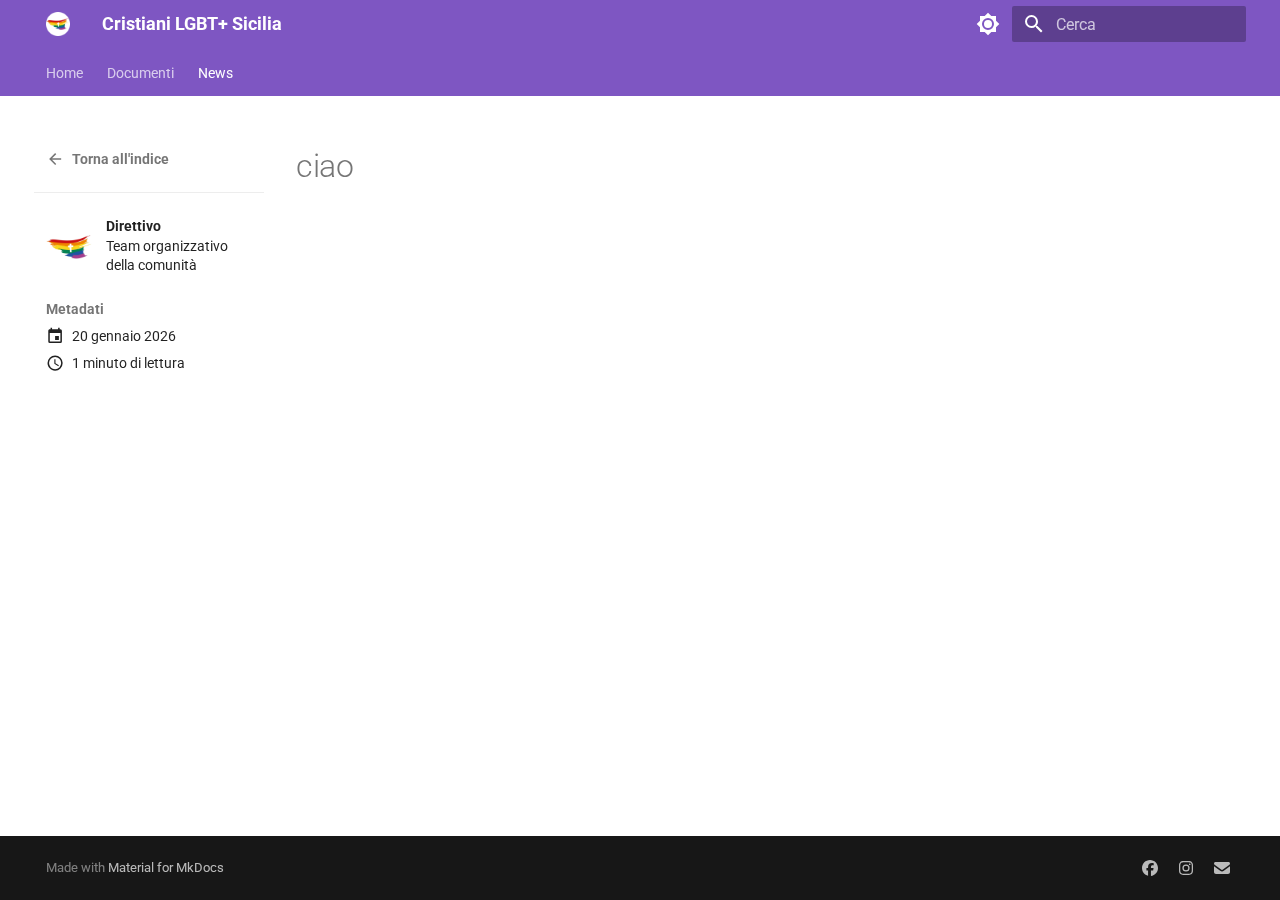
<file: news/2026/01/20/ciao/index.html>
<!doctype html>
<html lang="it" class="no-js">
  <head>
    
      <meta charset="utf-8">
      <meta name="viewport" content="width=device-width,initial-scale=1">
      
        <meta name="description" content="Comunità di fede inclusiva e accogliente in Sicilia">
      
      
      
        <link rel="canonical" href="https://cristianilgbtsicilia.it/news/2026/01/20/ciao/">
      
      
      
      
        
      
      
      <link rel="icon" href="../../../../../assets/favicon.ico">
      <meta name="generator" content="mkdocs-1.6.1, mkdocs-material-9.7.1">
    
    
      
        <title>ciao - Cristiani LGBT+ Sicilia</title>
      
    
    
      <link rel="stylesheet" href="../../../../../assets/stylesheets/main.484c7ddc.min.css">
      
        
        <link rel="stylesheet" href="../../../../../assets/stylesheets/palette.ab4e12ef.min.css">
      
      


    
    
      
    
    
      
        
        
        <link rel="preconnect" href="https://fonts.gstatic.com" crossorigin>
        <link rel="stylesheet" href="https://fonts.googleapis.com/css?family=Roboto:300,300i,400,400i,700,700i%7CRoboto+Mono:400,400i,700,700i&display=fallback">
        <style>:root{--md-text-font:"Roboto";--md-code-font:"Roboto Mono"}</style>
      
    
    
      <link rel="stylesheet" href="../../../../../stylesheets/extra.css">
    
      <link rel="stylesheet" href="https://fonts.googleapis.com/icon?family=Material+Icons">
    
    <script>__md_scope=new URL("../../../../..",location),__md_hash=e=>[...e].reduce(((e,_)=>(e<<5)-e+_.charCodeAt(0)),0),__md_get=(e,_=localStorage,t=__md_scope)=>JSON.parse(_.getItem(t.pathname+"."+e)),__md_set=(e,_,t=localStorage,a=__md_scope)=>{try{t.setItem(a.pathname+"."+e,JSON.stringify(_))}catch(e){}}</script>
    
      

    
    
  </head>
  
  
    
    
      
    
    
    
    
    <body dir="ltr" data-md-color-scheme="default" data-md-color-primary="deep-purple" data-md-color-accent="pink">
  
    
    <input class="md-toggle" data-md-toggle="drawer" type="checkbox" id="__drawer" autocomplete="off">
    <input class="md-toggle" data-md-toggle="search" type="checkbox" id="__search" autocomplete="off">
    <label class="md-overlay" for="__drawer"></label>
    <div data-md-component="skip">
      
        
        <a href="#ciao" class="md-skip">
          Vai al contenuto
        </a>
      
    </div>
    <div data-md-component="announce">
      
    </div>
    
    
      

<header class="md-header" data-md-component="header">
  <nav class="md-header__inner md-grid" aria-label="Intestazione">
    <a href="../../../../.." title="Cristiani LGBT+ Sicilia" class="md-header__button md-logo" aria-label="Cristiani LGBT+ Sicilia" data-md-component="logo">
      
  <img src="../../../../../assets/favicon.png" alt="logo">

    </a>
    <label class="md-header__button md-icon" for="__drawer">
      
      <svg xmlns="http://www.w3.org/2000/svg" viewBox="0 0 24 24"><path d="M3 6h18v2H3zm0 5h18v2H3zm0 5h18v2H3z"/></svg>
    </label>
    <div class="md-header__title" data-md-component="header-title">
      <div class="md-header__ellipsis">
        <div class="md-header__topic">
          <span class="md-ellipsis">
            Cristiani LGBT+ Sicilia
          </span>
        </div>
        <div class="md-header__topic" data-md-component="header-topic">
          <span class="md-ellipsis">
            
              ciao
            
          </span>
        </div>
      </div>
    </div>
    
      
        <form class="md-header__option" data-md-component="palette">
  
    
    
    
    <input class="md-option" data-md-color-media="" data-md-color-scheme="default" data-md-color-primary="deep-purple" data-md-color-accent="pink"  aria-label="Passa al tema scuro"  type="radio" name="__palette" id="__palette_0">
    
      <label class="md-header__button md-icon" title="Passa al tema scuro" for="__palette_1" hidden>
        <svg xmlns="http://www.w3.org/2000/svg" viewBox="0 0 24 24"><path d="M12 8a4 4 0 0 0-4 4 4 4 0 0 0 4 4 4 4 0 0 0 4-4 4 4 0 0 0-4-4m0 10a6 6 0 0 1-6-6 6 6 0 0 1 6-6 6 6 0 0 1 6 6 6 6 0 0 1-6 6m8-9.31V4h-4.69L12 .69 8.69 4H4v4.69L.69 12 4 15.31V20h4.69L12 23.31 15.31 20H20v-4.69L23.31 12z"/></svg>
      </label>
    
  
    
    
    
    <input class="md-option" data-md-color-media="" data-md-color-scheme="slate" data-md-color-primary="deep-purple" data-md-color-accent="pink"  aria-label="Passa al tema chiaro"  type="radio" name="__palette" id="__palette_1">
    
      <label class="md-header__button md-icon" title="Passa al tema chiaro" for="__palette_0" hidden>
        <svg xmlns="http://www.w3.org/2000/svg" viewBox="0 0 24 24"><path d="M12 18c-.89 0-1.74-.2-2.5-.55C11.56 16.5 13 14.42 13 12s-1.44-4.5-3.5-5.45C10.26 6.2 11.11 6 12 6a6 6 0 0 1 6 6 6 6 0 0 1-6 6m8-9.31V4h-4.69L12 .69 8.69 4H4v4.69L.69 12 4 15.31V20h4.69L12 23.31 15.31 20H20v-4.69L23.31 12z"/></svg>
      </label>
    
  
</form>
      
    
    
      <script>var palette=__md_get("__palette");if(palette&&palette.color){if("(prefers-color-scheme)"===palette.color.media){var media=matchMedia("(prefers-color-scheme: light)"),input=document.querySelector(media.matches?"[data-md-color-media='(prefers-color-scheme: light)']":"[data-md-color-media='(prefers-color-scheme: dark)']");palette.color.media=input.getAttribute("data-md-color-media"),palette.color.scheme=input.getAttribute("data-md-color-scheme"),palette.color.primary=input.getAttribute("data-md-color-primary"),palette.color.accent=input.getAttribute("data-md-color-accent")}for(var[key,value]of Object.entries(palette.color))document.body.setAttribute("data-md-color-"+key,value)}</script>
    
    
    
      
      
        <label class="md-header__button md-icon" for="__search">
          
          <svg xmlns="http://www.w3.org/2000/svg" viewBox="0 0 24 24"><path d="M9.5 3A6.5 6.5 0 0 1 16 9.5c0 1.61-.59 3.09-1.56 4.23l.27.27h.79l5 5-1.5 1.5-5-5v-.79l-.27-.27A6.52 6.52 0 0 1 9.5 16 6.5 6.5 0 0 1 3 9.5 6.5 6.5 0 0 1 9.5 3m0 2C7 5 5 7 5 9.5S7 14 9.5 14 14 12 14 9.5 12 5 9.5 5"/></svg>
        </label>
        <div class="md-search" data-md-component="search" role="dialog">
  <label class="md-search__overlay" for="__search"></label>
  <div class="md-search__inner" role="search">
    <form class="md-search__form" name="search">
      <input type="text" class="md-search__input" name="query" aria-label="Cerca" placeholder="Cerca" autocapitalize="off" autocorrect="off" autocomplete="off" spellcheck="false" data-md-component="search-query" required>
      <label class="md-search__icon md-icon" for="__search">
        
        <svg xmlns="http://www.w3.org/2000/svg" viewBox="0 0 24 24"><path d="M9.5 3A6.5 6.5 0 0 1 16 9.5c0 1.61-.59 3.09-1.56 4.23l.27.27h.79l5 5-1.5 1.5-5-5v-.79l-.27-.27A6.52 6.52 0 0 1 9.5 16 6.5 6.5 0 0 1 3 9.5 6.5 6.5 0 0 1 9.5 3m0 2C7 5 5 7 5 9.5S7 14 9.5 14 14 12 14 9.5 12 5 9.5 5"/></svg>
        
        <svg xmlns="http://www.w3.org/2000/svg" viewBox="0 0 24 24"><path d="M20 11v2H8l5.5 5.5-1.42 1.42L4.16 12l7.92-7.92L13.5 5.5 8 11z"/></svg>
      </label>
      <nav class="md-search__options" aria-label="Cerca">
        
        <button type="reset" class="md-search__icon md-icon" title="Cancella" aria-label="Cancella" tabindex="-1">
          
          <svg xmlns="http://www.w3.org/2000/svg" viewBox="0 0 24 24"><path d="M19 6.41 17.59 5 12 10.59 6.41 5 5 6.41 10.59 12 5 17.59 6.41 19 12 13.41 17.59 19 19 17.59 13.41 12z"/></svg>
        </button>
      </nav>
      
    </form>
    <div class="md-search__output">
      <div class="md-search__scrollwrap" tabindex="0" data-md-scrollfix>
        <div class="md-search-result" data-md-component="search-result">
          <div class="md-search-result__meta">
            Inizializza la ricerca
          </div>
          <ol class="md-search-result__list" role="presentation"></ol>
        </div>
      </div>
    </div>
  </div>
</div>
      
    
    
  </nav>
  
</header>
    
    <div class="md-container" data-md-component="container">
      
      
        
          
            
<nav class="md-tabs" aria-label="Tabs" data-md-component="tabs">
  <div class="md-grid">
    <ul class="md-tabs__list">
      
        
  
  
  
  
    <li class="md-tabs__item">
      <a href="../../../../.." class="md-tabs__link">
        
  
  
    
  
  Home

      </a>
    </li>
  

      
        
  
  
  
  
    
    
      
  
  
  
  
    
    
      <li class="md-tabs__item">
        <a href="../../../../../documenti/discorsi/cesi/" class="md-tabs__link">
          
  
  
  Documenti

        </a>
      </li>
    
  

    
  

      
        
  
  
  
    
  
  
    
    
      <li class="md-tabs__item md-tabs__item--active">
        <a href="../../../../" class="md-tabs__link">
          
  
  
  News

        </a>
      </li>
    
  

      
    </ul>
  </div>
</nav>
          
        
      
      <main class="md-main" data-md-component="main">
        <div class="md-main__inner md-grid">
          
            
              
                
              
              <div class="md-sidebar md-sidebar--primary" data-md-component="sidebar" data-md-type="navigation" hidden>
                <div class="md-sidebar__scrollwrap">
                  <div class="md-sidebar__inner">
                    


  


<nav class="md-nav md-nav--primary md-nav--lifted" aria-label="Navigazione" data-md-level="0">
  <label class="md-nav__title" for="__drawer">
    <a href="../../../../.." title="Cristiani LGBT+ Sicilia" class="md-nav__button md-logo" aria-label="Cristiani LGBT+ Sicilia" data-md-component="logo">
      
  <img src="../../../../../assets/favicon.png" alt="logo">

    </a>
    Cristiani LGBT+ Sicilia
  </label>
  
  <ul class="md-nav__list" data-md-scrollfix>
    
      
      
  
  
  
  
    <li class="md-nav__item">
      <a href="../../../../.." class="md-nav__link">
        
  
  
  <span class="md-ellipsis">
    
  
    Home
  

    
  </span>
  
  

      </a>
    </li>
  

    
      
      
  
  
  
  
    
    
    
    
      
      
    
    
    <li class="md-nav__item md-nav__item--nested">
      
        
        
        <input class="md-nav__toggle md-toggle " type="checkbox" id="__nav_2" >
        
          
          <label class="md-nav__link" for="__nav_2" id="__nav_2_label" tabindex="0">
            
  
  
  <span class="md-ellipsis">
    
  
    Documenti
  

    
  </span>
  
  

            <span class="md-nav__icon md-icon"></span>
          </label>
        
        <nav class="md-nav" data-md-level="1" aria-labelledby="__nav_2_label" aria-expanded="false">
          <label class="md-nav__title" for="__nav_2">
            <span class="md-nav__icon md-icon"></span>
            
  
    Documenti
  

          </label>
          <ul class="md-nav__list" data-md-scrollfix>
            
              
                
  
  
  
  
    
    
    
    
      
      
    
    
    <li class="md-nav__item md-nav__item--nested">
      
        
        
        <input class="md-nav__toggle md-toggle " type="checkbox" id="__nav_2_1" >
        
          
          <label class="md-nav__link" for="__nav_2_1" id="__nav_2_1_label" tabindex="0">
            
  
  
  <span class="md-ellipsis">
    
  
    Discorsi
  

    
  </span>
  
  

            <span class="md-nav__icon md-icon"></span>
          </label>
        
        <nav class="md-nav" data-md-level="2" aria-labelledby="__nav_2_1_label" aria-expanded="false">
          <label class="md-nav__title" for="__nav_2_1">
            <span class="md-nav__icon md-icon"></span>
            
  
    Discorsi
  

          </label>
          <ul class="md-nav__list" data-md-scrollfix>
            
              
                
  
  
  
  
    <li class="md-nav__item">
      <a href="../../../../../documenti/discorsi/cesi/" class="md-nav__link">
        
  
  
  <span class="md-ellipsis">
    
  
    Cesi
  

    
  </span>
  
  

      </a>
    </li>
  

              
            
          </ul>
        </nav>
      
    </li>
  

              
            
              
                
  
  
  
  
    
    
    
    
      
      
    
    
    <li class="md-nav__item md-nav__item--nested">
      
        
        
        <input class="md-nav__toggle md-toggle " type="checkbox" id="__nav_2_2" >
        
          
          <label class="md-nav__link" for="__nav_2_2" id="__nav_2_2_label" tabindex="0">
            
  
  
  <span class="md-ellipsis">
    
  
    Libretti
  

    
  </span>
  
  

            <span class="md-nav__icon md-icon"></span>
          </label>
        
        <nav class="md-nav" data-md-level="2" aria-labelledby="__nav_2_2_label" aria-expanded="false">
          <label class="md-nav__title" for="__nav_2_2">
            <span class="md-nav__icon md-icon"></span>
            
  
    Libretti
  

          </label>
          <ul class="md-nav__list" data-md-scrollfix>
            
              
                
  
  
  
  
    
    
    
    
      
      
    
    
    <li class="md-nav__item md-nav__item--nested">
      
        
        
        <input class="md-nav__toggle md-toggle " type="checkbox" id="__nav_2_2_1" >
        
          
          <label class="md-nav__link" for="__nav_2_2_1" id="__nav_2_2_1_label" tabindex="0">
            
  
  
  <span class="md-ellipsis">
    
  
    Ritiri
  

    
  </span>
  
  

            <span class="md-nav__icon md-icon"></span>
          </label>
        
        <nav class="md-nav" data-md-level="3" aria-labelledby="__nav_2_2_1_label" aria-expanded="false">
          <label class="md-nav__title" for="__nav_2_2_1">
            <span class="md-nav__icon md-icon"></span>
            
  
    Ritiri
  

          </label>
          <ul class="md-nav__list" data-md-scrollfix>
            
              
                
  
  
  
  
    <li class="md-nav__item">
      <a href="../../../../../documenti/libretti/ritiri/2025/" class="md-nav__link">
        
  
  
  <span class="md-ellipsis">
    
  
    2025
  

    
  </span>
  
  

      </a>
    </li>
  

              
            
          </ul>
        </nav>
      
    </li>
  

              
            
          </ul>
        </nav>
      
    </li>
  

              
            
          </ul>
        </nav>
      
    </li>
  

    
      
      
  
  
    
  
  
  
    
    
    
    
      
        
        
      
      
    
    
    <li class="md-nav__item md-nav__item--active md-nav__item--section md-nav__item--nested">
      
        
        
        <input class="md-nav__toggle md-toggle " type="checkbox" id="__nav_3" checked>
        
          
          <label class="md-nav__link" for="__nav_3" id="__nav_3_label" tabindex="">
            
  
  
  <span class="md-ellipsis">
    
  
    News
  

    
  </span>
  
  

            <span class="md-nav__icon md-icon"></span>
          </label>
        
        <nav class="md-nav" data-md-level="1" aria-labelledby="__nav_3_label" aria-expanded="true">
          <label class="md-nav__title" for="__nav_3">
            <span class="md-nav__icon md-icon"></span>
            
  
    News
  

          </label>
          <ul class="md-nav__list" data-md-scrollfix>
            
              
                
  
  
    
  
  
    
  
  
    <li class="md-nav__item md-nav__item--active">
      <a href="../../../../" class="md-nav__link">
        
  
  
  <span class="md-ellipsis">
    
  
    Aggiornamenti
  

    
  </span>
  
  

      </a>
    </li>
  

              
            
              
                
  
  
  
  
    
    
    
    
      
      
    
    
    <li class="md-nav__item md-nav__item--nested">
      
        
        
        <input class="md-nav__toggle md-toggle " type="checkbox" id="__nav_3_2" >
        
          
          <label class="md-nav__link" for="__nav_3_2" id="__nav_3_2_label" tabindex="0">
            
  
  
  <span class="md-ellipsis">
    
  
    Archivio
  

    
  </span>
  
  

            <span class="md-nav__icon md-icon"></span>
          </label>
        
        <nav class="md-nav" data-md-level="2" aria-labelledby="__nav_3_2_label" aria-expanded="false">
          <label class="md-nav__title" for="__nav_3_2">
            <span class="md-nav__icon md-icon"></span>
            
  
    Archivio
  

          </label>
          <ul class="md-nav__list" data-md-scrollfix>
            
              
                
  
  
  
    
  
  
    <li class="md-nav__item">
      <a href="../../../../archive/2026/" class="md-nav__link">
        
  
  
  <span class="md-ellipsis">
    
  
    2026
  

    
  </span>
  
  

      </a>
    </li>
  

              
            
          </ul>
        </nav>
      
    </li>
  

              
            
          </ul>
        </nav>
      
    </li>
  

    
  </ul>
</nav>
                  </div>
                </div>
              </div>
            
            
              
                
              
              <div class="md-sidebar md-sidebar--secondary" data-md-component="sidebar" data-md-type="toc" >
                <div class="md-sidebar__scrollwrap">
                  <div class="md-sidebar__inner">
                    

<nav class="md-nav md-nav--secondary" aria-label="Indice">
  
  
  
    
  
  
</nav>
                  </div>
                </div>
              </div>
            
          
          
  <div class="md-content md-content--post" data-md-component="content">
    <div class="md-sidebar md-sidebar--post" data-md-component="sidebar" data-md-type="navigation">
      <div class="md-sidebar__scrollwrap">
        <div class="md-sidebar__inner md-post">
          <nav class="md-nav md-nav--primary">
            <div class="md-post__back">
              <div class="md-nav__title md-nav__container">
                <a href="../../../../" class="md-nav__link">
                  <svg xmlns="http://www.w3.org/2000/svg" viewBox="0 0 24 24"><path d="M20 11v2H8l5.5 5.5-1.42 1.42L4.16 12l7.92-7.92L13.5 5.5 8 11z"/></svg>
                  <span class="md-ellipsis">
                    Torna all'indice
                  </span>
                </a>
              </div>
            </div>
            
              <div class="md-post__authors md-typeset">
                
                  <div class="md-profile md-post__profile">
                    <span class="md-author md-author--long">
                      <img src="../../../../../assets/favicon.png" alt="Direttivo">
                    </span>
                    <span class="md-profile__description">
                      <strong>
                        
                          Direttivo
                        
                      </strong>
                      <br>
                      Team organizzativo della comunità
                    </span>
                  </div>
                
              </div>
            
            <ul class="md-post__meta md-nav__list">
              <li class="md-nav__item md-nav__item--section">
                <div class="md-post__title">
                  <span class="md-ellipsis">
                    Metadati
                  </span>
                </div>
                <nav class="md-nav">
                  <ul class="md-nav__list">
                    <li class="md-nav__item">
                      <div class="md-nav__link">
                        <svg xmlns="http://www.w3.org/2000/svg" viewBox="0 0 24 24"><path d="M19 19H5V8h14m-3-7v2H8V1H6v2H5c-1.11 0-2 .89-2 2v14a2 2 0 0 0 2 2h14a2 2 0 0 0 2-2V5a2 2 0 0 0-2-2h-1V1m-1 11h-5v5h5z"/></svg>
                        <time datetime="2026-01-20 00:00:00+00:00" class="md-ellipsis">20 gennaio 2026</time>
                      </div>
                    </li>
                    
                    
                    
                      
                      <li class="md-nav__item">
                        <div class="md-nav__link">
                          <svg xmlns="http://www.w3.org/2000/svg" viewBox="0 0 24 24"><path d="M12 20a8 8 0 0 0 8-8 8 8 0 0 0-8-8 8 8 0 0 0-8 8 8 8 0 0 0 8 8m0-18a10 10 0 0 1 10 10 10 10 0 0 1-10 10C6.47 22 2 17.5 2 12A10 10 0 0 1 12 2m.5 5v5.25l4.5 2.67-.75 1.23L11 13V7z"/></svg>
                          <span class="md-ellipsis">
                            
                              1 minuto di lettura
                            
                          </span>
                        </div>
                      </li>
                    
                  </ul>
                </nav>
              </li>
            </ul>
            
          </nav>
          
        </div>
      </div>
    </div>
    <article class="md-content__inner md-typeset">
      
        
  




<h1 id="ciao">ciao</h1>







  
  




  



      
    </article>
  </div>

          
<script>var target=document.getElementById(location.hash.slice(1));target&&target.name&&(target.checked=target.name.startsWith("__tabbed_"))</script>
        </div>
        
          <button type="button" class="md-top md-icon" data-md-component="top" hidden>
  
  <svg xmlns="http://www.w3.org/2000/svg" viewBox="0 0 24 24"><path d="M13 20h-2V8l-5.5 5.5-1.42-1.42L12 4.16l7.92 7.92-1.42 1.42L13 8z"/></svg>
  Torna su
</button>
        
      </main>
      
        <footer class="md-footer">
  
  <div class="md-footer-meta md-typeset">
    <div class="md-footer-meta__inner md-grid">
      <div class="md-copyright">
  
  
    Made with
    <a href="https://squidfunk.github.io/mkdocs-material/" target="_blank" rel="noopener">
      Material for MkDocs
    </a>
  
</div>
      
        
<div class="md-social">
  
    
    
    
    
    <a href="https://www.facebook.com/cristianilgbtsicilia" target="_blank" rel="noopener" title="Seguici su Facebook" class="md-social__link">
      <svg xmlns="http://www.w3.org/2000/svg" viewBox="0 0 512 512"><!--! Font Awesome Free 7.1.0 by @fontawesome - https://fontawesome.com License - https://fontawesome.com/license/free (Icons: CC BY 4.0, Fonts: SIL OFL 1.1, Code: MIT License) Copyright 2025 Fonticons, Inc.--><path d="M512 256C512 114.6 397.4 0 256 0S0 114.6 0 256c0 120 82.7 220.8 194.2 248.5V334.2h-52.8V256h52.8v-33.7c0-87.1 39.4-127.5 125-127.5 16.2 0 44.2 3.2 55.7 6.4V172c-6-.6-16.5-1-29.6-1-42 0-58.2 15.9-58.2 57.2V256h83.6l-14.4 78.2H287v175.9C413.8 494.8 512 386.9 512 256"/></svg>
    </a>
  
    
    
    
    
    <a href="https://www.instagram.com/cristianilgbtsicilia" target="_blank" rel="noopener" title="Seguici su Instagram" class="md-social__link">
      <svg xmlns="http://www.w3.org/2000/svg" viewBox="0 0 448 512"><!--! Font Awesome Free 7.1.0 by @fontawesome - https://fontawesome.com License - https://fontawesome.com/license/free (Icons: CC BY 4.0, Fonts: SIL OFL 1.1, Code: MIT License) Copyright 2025 Fonticons, Inc.--><path d="M224.3 141a115 115 0 1 0-.6 230 115 115 0 1 0 .6-230m-.6 40.4a74.6 74.6 0 1 1 .6 149.2 74.6 74.6 0 1 1-.6-149.2m93.4-45.1a26.8 26.8 0 1 1 53.6 0 26.8 26.8 0 1 1-53.6 0m129.7 27.2c-1.7-35.9-9.9-67.7-36.2-93.9-26.2-26.2-58-34.4-93.9-36.2-37-2.1-147.9-2.1-184.9 0-35.8 1.7-67.6 9.9-93.9 36.1s-34.4 58-36.2 93.9c-2.1 37-2.1 147.9 0 184.9 1.7 35.9 9.9 67.7 36.2 93.9s58 34.4 93.9 36.2c37 2.1 147.9 2.1 184.9 0 35.9-1.7 67.7-9.9 93.9-36.2 26.2-26.2 34.4-58 36.2-93.9 2.1-37 2.1-147.8 0-184.8M399 388c-7.8 19.6-22.9 34.7-42.6 42.6-29.5 11.7-99.5 9-132.1 9s-102.7 2.6-132.1-9c-19.6-7.8-34.7-22.9-42.6-42.6-11.7-29.5-9-99.5-9-132.1s-2.6-102.7 9-132.1c7.8-19.6 22.9-34.7 42.6-42.6 29.5-11.7 99.5-9 132.1-9s102.7-2.6 132.1 9c19.6 7.8 34.7 22.9 42.6 42.6 11.7 29.5 9 99.5 9 132.1s2.7 102.7-9 132.1"/></svg>
    </a>
  
    
    
    
    
    <a href="mailto:info@cristianilgbtsicilia.org" target="_blank" rel="noopener" title="Contattaci via email" class="md-social__link">
      <svg xmlns="http://www.w3.org/2000/svg" viewBox="0 0 512 512"><!--! Font Awesome Free 7.1.0 by @fontawesome - https://fontawesome.com License - https://fontawesome.com/license/free (Icons: CC BY 4.0, Fonts: SIL OFL 1.1, Code: MIT License) Copyright 2025 Fonticons, Inc.--><path d="M48 64C21.5 64 0 85.5 0 112c0 15.1 7.1 29.3 19.2 38.4l208 156a48 48 0 0 0 57.6 0l208-156c12.1-9.1 19.2-23.3 19.2-38.4 0-26.5-21.5-48-48-48zM0 196v188c0 35.3 28.7 64 64 64h384c35.3 0 64-28.7 64-64V196L313.6 344.8c-34.1 25.6-81.1 25.6-115.2 0z"/></svg>
    </a>
  
</div>
      
    </div>
  </div>
</footer>
      
    </div>
    <div class="md-dialog" data-md-component="dialog">
      <div class="md-dialog__inner md-typeset"></div>
    </div>
    
    
    
      
      
      <script id="__config" type="application/json">{"annotate": null, "base": "../../../../..", "features": ["navigation.instant", "navigation.tracking", "navigation.top", "content.code.copy", "content.tooltips", "navigation.tabs"], "search": "../../../../../assets/javascripts/workers/search.2c215733.min.js", "tags": null, "translations": {"clipboard.copied": "Copiato", "clipboard.copy": "Copia", "search.result.more.one": "1 altro in questa pagina", "search.result.more.other": "# altri in questa pagina", "search.result.none": "Nessun documento trovato", "search.result.one": "1 documento trovato", "search.result.other": "# documenti trovati", "search.result.placeholder": "Scrivi per iniziare a cercare", "search.result.term.missing": "Non presente", "select.version": "Seleziona la versione"}, "version": null}</script>
    
    
      <script src="../../../../../assets/javascripts/bundle.79ae519e.min.js"></script>
      
    
  </body>
</html>
</file>
<file: assets/stylesheets/main.484c7ddc.min.css>
@charset "UTF-8";html{-webkit-text-size-adjust:none;-moz-text-size-adjust:none;text-size-adjust:none;box-sizing:border-box}*,:after,:before{box-sizing:inherit}@media (prefers-reduced-motion){*,:after,:before{transition:none!important}}body{margin:0}a,button,input,label{-webkit-tap-highlight-color:transparent}a{color:inherit;text-decoration:none}hr{border:0;box-sizing:initial;display:block;height:.05rem;overflow:visible;padding:0}small{font-size:80%}sub,sup{line-height:1em}img{border-style:none}table{border-collapse:initial;border-spacing:0}td,th{font-weight:400;vertical-align:top}button{background:#0000;border:0;font-family:inherit;font-size:inherit;margin:0;padding:0}input{border:0;outline:none}:root{--md-primary-fg-color:#4051b5;--md-primary-fg-color--light:#5d6cc0;--md-primary-fg-color--dark:#303fa1;--md-primary-bg-color:#fff;--md-primary-bg-color--light:#ffffffb3;--md-accent-fg-color:#526cfe;--md-accent-fg-color--transparent:#526cfe1a;--md-accent-bg-color:#fff;--md-accent-bg-color--light:#ffffffb3}[data-md-color-scheme=default]{color-scheme:light}[data-md-color-scheme=default] img[src$="#gh-dark-mode-only"],[data-md-color-scheme=default] img[src$="#only-dark"]{display:none}:root,[data-md-color-scheme=default]{--md-hue:225deg;--md-default-fg-color:#000000de;--md-default-fg-color--light:#0000008a;--md-default-fg-color--lighter:#00000052;--md-default-fg-color--lightest:#00000012;--md-default-bg-color:#fff;--md-default-bg-color--light:#ffffffb3;--md-default-bg-color--lighter:#ffffff4d;--md-default-bg-color--lightest:#ffffff1f;--md-code-fg-color:#36464e;--md-code-bg-color:#f5f5f5;--md-code-bg-color--light:#f5f5f5b3;--md-code-bg-color--lighter:#f5f5f54d;--md-code-hl-color:#4287ff;--md-code-hl-color--light:#4287ff1a;--md-code-hl-number-color:#d52a2a;--md-code-hl-special-color:#db1457;--md-code-hl-function-color:#a846b9;--md-code-hl-constant-color:#6e59d9;--md-code-hl-keyword-color:#3f6ec6;--md-code-hl-string-color:#1c7d4d;--md-code-hl-name-color:var(--md-code-fg-color);--md-code-hl-operator-color:var(--md-default-fg-color--light);--md-code-hl-punctuation-color:var(--md-default-fg-color--light);--md-code-hl-comment-color:var(--md-default-fg-color--light);--md-code-hl-generic-color:var(--md-default-fg-color--light);--md-code-hl-variable-color:var(--md-default-fg-color--light);--md-typeset-color:var(--md-default-fg-color);--md-typeset-a-color:var(--md-primary-fg-color);--md-typeset-del-color:#f5503d26;--md-typeset-ins-color:#0bd57026;--md-typeset-kbd-color:#fafafa;--md-typeset-kbd-accent-color:#fff;--md-typeset-kbd-border-color:#b8b8b8;--md-typeset-mark-color:#ffff0080;--md-typeset-table-color:#0000001f;--md-typeset-table-color--light:rgba(0,0,0,.035);--md-admonition-fg-color:var(--md-default-fg-color);--md-admonition-bg-color:var(--md-default-bg-color);--md-warning-fg-color:#000000de;--md-warning-bg-color:#ff9;--md-footer-fg-color:#fff;--md-footer-fg-color--light:#ffffffb3;--md-footer-fg-color--lighter:#ffffff73;--md-footer-bg-color:#000000de;--md-footer-bg-color--dark:#00000052;--md-shadow-z1:0 0.2rem 0.5rem #0000000d,0 0 0.05rem #0000001a;--md-shadow-z2:0 0.2rem 0.5rem #0000001a,0 0 0.05rem #00000040;--md-shadow-z3:0 0.2rem 0.5rem #0003,0 0 0.05rem #00000059}.md-icon svg{fill:currentcolor;display:block;height:1.2rem;width:1.2rem}body{-webkit-font-smoothing:antialiased;-moz-osx-font-smoothing:grayscale;--md-text-font-family:var(--md-text-font,_),-apple-system,BlinkMacSystemFont,Helvetica,Arial,sans-serif;--md-code-font-family:var(--md-code-font,_),SFMono-Regular,Consolas,Menlo,monospace}aside,body,input{font-feature-settings:"kern","liga";color:var(--md-typeset-color);font-family:var(--md-text-font-family)}code,kbd,pre{font-feature-settings:"kern";font-family:var(--md-code-font-family)}:root{--md-typeset-table-sort-icon:url('data:image/svg+xml;charset=utf-8,<svg xmlns="http://www.w3.org/2000/svg" viewBox="0 0 24 24"><path d="m18 21-4-4h3V7h-3l4-4 4 4h-3v10h3M2 19v-2h10v2M2 13v-2h7v2M2 7V5h4v2z"/></svg>');--md-typeset-table-sort-icon--asc:url('data:image/svg+xml;charset=utf-8,<svg xmlns="http://www.w3.org/2000/svg" viewBox="0 0 24 24"><path d="M19 17h3l-4 4-4-4h3V3h2M2 17h10v2H2M6 5v2H2V5m0 6h7v2H2z"/></svg>');--md-typeset-table-sort-icon--desc:url('data:image/svg+xml;charset=utf-8,<svg xmlns="http://www.w3.org/2000/svg" viewBox="0 0 24 24"><path d="M19 7h3l-4-4-4 4h3v14h2M2 17h10v2H2M6 5v2H2V5m0 6h7v2H2z"/></svg>')}.md-typeset{-webkit-print-color-adjust:exact;color-adjust:exact;font-size:.8rem;line-height:1.6;overflow-wrap:break-word}@media print{.md-typeset{font-size:.68rem}}.md-typeset blockquote,.md-typeset dl,.md-typeset figure,.md-typeset ol,.md-typeset pre,.md-typeset ul{margin-bottom:1em;margin-top:1em}.md-typeset h1{color:var(--md-default-fg-color--light);font-size:2em;line-height:1.3;margin:0 0 1.25em}.md-typeset h1,.md-typeset h2{font-weight:300;letter-spacing:-.01em}.md-typeset h2{font-size:1.5625em;line-height:1.4;margin:1.6em 0 .64em}.md-typeset h3{font-size:1.25em;font-weight:400;letter-spacing:-.01em;line-height:1.5;margin:1.6em 0 .8em}.md-typeset h2+h3{margin-top:.8em}.md-typeset h4{font-weight:700;letter-spacing:-.01em;margin:1em 0}.md-typeset h5,.md-typeset h6{color:var(--md-default-fg-color--light);font-size:.8em;font-weight:700;letter-spacing:-.01em;margin:1.25em 0}.md-typeset h5{text-transform:uppercase}.md-typeset h5 code{text-transform:none}.md-typeset hr{border-bottom:.05rem solid var(--md-default-fg-color--lightest);display:flow-root;margin:1.5em 0}.md-typeset a{color:var(--md-typeset-a-color);word-break:break-word}.md-typeset a,.md-typeset a:before{transition:color 125ms}.md-typeset a:focus,.md-typeset a:hover{color:var(--md-accent-fg-color)}.md-typeset a:focus code,.md-typeset a:hover code{background-color:var(--md-accent-fg-color--transparent);color:var(--md-accent-fg-color)}.md-typeset a code{color:var(--md-typeset-a-color)}.md-typeset a.focus-visible{outline-color:var(--md-accent-fg-color);outline-offset:.2rem}.md-typeset code,.md-typeset kbd,.md-typeset pre{color:var(--md-code-fg-color);direction:ltr;font-variant-ligatures:none;transition:background-color 125ms}@media print{.md-typeset code,.md-typeset kbd,.md-typeset pre{white-space:pre-wrap}}.md-typeset code{background-color:var(--md-code-bg-color);border-radius:.1rem;-webkit-box-decoration-break:clone;box-decoration-break:clone;font-size:.85em;padding:0 .2941176471em;transition:color 125ms,background-color 125ms;word-break:break-word}.md-typeset code:not(.focus-visible){-webkit-tap-highlight-color:transparent;outline:none}.md-typeset pre{display:flow-root;line-height:1.4;position:relative}.md-typeset pre>code{-webkit-box-decoration-break:slice;box-decoration-break:slice;box-shadow:none;display:block;margin:0;outline-color:var(--md-accent-fg-color);overflow:auto;padding:.7720588235em 1.1764705882em;scrollbar-color:var(--md-default-fg-color--lighter) #0000;scrollbar-width:thin;touch-action:auto;word-break:normal}.md-typeset pre>code:hover{scrollbar-color:var(--md-accent-fg-color) #0000}.md-typeset pre>code::-webkit-scrollbar{height:.2rem;width:.2rem}.md-typeset pre>code::-webkit-scrollbar-thumb{background-color:var(--md-default-fg-color--lighter)}.md-typeset pre>code::-webkit-scrollbar-thumb:hover{background-color:var(--md-accent-fg-color)}.md-typeset kbd{background-color:var(--md-typeset-kbd-color);border-radius:.1rem;box-shadow:0 .1rem 0 .05rem var(--md-typeset-kbd-border-color),0 .1rem 0 var(--md-typeset-kbd-border-color),0 -.1rem .2rem var(--md-typeset-kbd-accent-color) inset;color:var(--md-default-fg-color);display:inline-block;font-size:.75em;padding:0 .6666666667em;vertical-align:text-top;word-break:break-word}.md-typeset mark{background-color:var(--md-typeset-mark-color);-webkit-box-decoration-break:clone;box-decoration-break:clone;color:inherit;word-break:break-word}.md-typeset abbr{cursor:help;text-decoration:none}.md-typeset [data-preview],.md-typeset abbr{border-bottom:.05rem dotted var(--md-default-fg-color--light)}.md-typeset small{opacity:.75}[dir=ltr] .md-typeset sub,[dir=ltr] .md-typeset sup{margin-left:.078125em}[dir=rtl] .md-typeset sub,[dir=rtl] .md-typeset sup{margin-right:.078125em}[dir=ltr] .md-typeset blockquote{padding-left:.6rem}[dir=rtl] .md-typeset blockquote{padding-right:.6rem}[dir=ltr] .md-typeset blockquote{border-left:.2rem solid var(--md-default-fg-color--lighter)}[dir=rtl] .md-typeset blockquote{border-right:.2rem solid var(--md-default-fg-color--lighter)}.md-typeset blockquote{color:var(--md-default-fg-color--light);margin-left:0;margin-right:0}.md-typeset ul{list-style-type:disc}.md-typeset ul[type]{list-style-type:revert-layer}[dir=ltr] .md-typeset ol,[dir=ltr] .md-typeset ul{margin-left:.625em}[dir=rtl] .md-typeset ol,[dir=rtl] .md-typeset ul{margin-right:.625em}.md-typeset ol,.md-typeset ul{padding:0}.md-typeset ol:not([hidden]),.md-typeset ul:not([hidden]){display:flow-root}.md-typeset ol ol,.md-typeset ul ol{list-style-type:lower-alpha}.md-typeset ol ol ol,.md-typeset ul ol ol{list-style-type:lower-roman}.md-typeset ol ol ol ol,.md-typeset ul ol ol ol{list-style-type:upper-alpha}.md-typeset ol ol ol ol ol,.md-typeset ul ol ol ol ol{list-style-type:upper-roman}.md-typeset ol[type],.md-typeset ul[type]{list-style-type:revert-layer}[dir=ltr] .md-typeset ol li,[dir=ltr] .md-typeset ul li{margin-left:1.25em}[dir=rtl] .md-typeset ol li,[dir=rtl] .md-typeset ul li{margin-right:1.25em}.md-typeset ol li,.md-typeset ul li{margin-bottom:.5em}.md-typeset ol li blockquote,.md-typeset ol li p,.md-typeset ul li blockquote,.md-typeset ul li p{margin:.5em 0}.md-typeset ol li:last-child,.md-typeset ul li:last-child{margin-bottom:0}[dir=ltr] .md-typeset ol li ol,[dir=ltr] .md-typeset ol li ul,[dir=ltr] .md-typeset ul li ol,[dir=ltr] .md-typeset ul li ul{margin-left:.625em}[dir=rtl] .md-typeset ol li ol,[dir=rtl] .md-typeset ol li ul,[dir=rtl] .md-typeset ul li ol,[dir=rtl] .md-typeset ul li ul{margin-right:.625em}.md-typeset ol li ol,.md-typeset ol li ul,.md-typeset ul li ol,.md-typeset ul li ul{margin-bottom:.5em;margin-top:.5em}[dir=ltr] .md-typeset dd{margin-left:1.875em}[dir=rtl] .md-typeset dd{margin-right:1.875em}.md-typeset dd{margin-bottom:1.5em;margin-top:1em}.md-typeset img,.md-typeset svg,.md-typeset video{height:auto;max-width:100%}.md-typeset img[align=left]{margin:1em 1em 1em 0}.md-typeset img[align=right]{margin:1em 0 1em 1em}.md-typeset img[align]:only-child{margin-top:0}.md-typeset figure{display:flow-root;margin:1em auto;max-width:100%;text-align:center;width:fit-content}.md-typeset figure img{display:block;margin:0 auto}.md-typeset figcaption{font-style:italic;margin:1em auto;max-width:24rem}.md-typeset iframe{max-width:100%}.md-typeset table:not([class]){background-color:var(--md-default-bg-color);border:.05rem solid var(--md-typeset-table-color);border-radius:.1rem;display:inline-block;font-size:.64rem;max-width:100%;overflow:auto;touch-action:auto}@media print{.md-typeset table:not([class]){display:table}}.md-typeset table:not([class])+*{margin-top:1.5em}.md-typeset table:not([class]) td>:first-child,.md-typeset table:not([class]) th>:first-child{margin-top:0}.md-typeset table:not([class]) td>:last-child,.md-typeset table:not([class]) th>:last-child{margin-bottom:0}.md-typeset table:not([class]) td:not([align]),.md-typeset table:not([class]) th:not([align]){text-align:left}[dir=rtl] .md-typeset table:not([class]) td:not([align]),[dir=rtl] .md-typeset table:not([class]) th:not([align]){text-align:right}.md-typeset table:not([class]) th{font-weight:700;min-width:5rem;padding:.9375em 1.25em;vertical-align:top}.md-typeset table:not([class]) td{border-top:.05rem solid var(--md-typeset-table-color);padding:.9375em 1.25em;vertical-align:top}.md-typeset table:not([class]) tbody tr{transition:background-color 125ms}.md-typeset table:not([class]) tbody tr:hover{background-color:var(--md-typeset-table-color--light);box-shadow:0 .05rem 0 var(--md-default-bg-color) inset}.md-typeset table:not([class]) a{word-break:normal}.md-typeset table th[role=columnheader]{cursor:pointer}[dir=ltr] .md-typeset table th[role=columnheader]:after{margin-left:.5em}[dir=rtl] .md-typeset table th[role=columnheader]:after{margin-right:.5em}.md-typeset table th[role=columnheader]:after{content:"";display:inline-block;height:1.2em;-webkit-mask-image:var(--md-typeset-table-sort-icon);mask-image:var(--md-typeset-table-sort-icon);-webkit-mask-repeat:no-repeat;mask-repeat:no-repeat;-webkit-mask-size:contain;mask-size:contain;transition:background-color 125ms;vertical-align:text-bottom;width:1.2em}.md-typeset table th[role=columnheader]:hover:after{background-color:var(--md-default-fg-color--lighter)}.md-typeset table th[role=columnheader][aria-sort=ascending]:after{background-color:var(--md-default-fg-color--light);-webkit-mask-image:var(--md-typeset-table-sort-icon--asc);mask-image:var(--md-typeset-table-sort-icon--asc)}.md-typeset table th[role=columnheader][aria-sort=descending]:after{background-color:var(--md-default-fg-color--light);-webkit-mask-image:var(--md-typeset-table-sort-icon--desc);mask-image:var(--md-typeset-table-sort-icon--desc)}.md-typeset__scrollwrap{margin:1em -.8rem;overflow-x:auto;touch-action:auto}.md-typeset__table{display:inline-block;margin-bottom:.5em;padding:0 .8rem}@media print{.md-typeset__table{display:block}}html .md-typeset__table table{display:table;margin:0;overflow:hidden;width:100%}@media screen and (max-width:44.984375em){.md-content__inner>pre{margin:1em -.8rem}.md-content__inner>pre code{border-radius:0}}.md-typeset .md-author{border-radius:100%;display:block;flex-shrink:0;height:1.6rem;overflow:hidden;position:relative;transition:color 125ms,transform 125ms;width:1.6rem}.md-typeset .md-author img{display:block}.md-typeset .md-author--more{background:var(--md-default-fg-color--lightest);color:var(--md-default-fg-color--lighter);font-size:.6rem;font-weight:700;line-height:1.6rem;text-align:center}.md-typeset .md-author--long{height:2.4rem;width:2.4rem}.md-typeset a.md-author{transform:scale(1)}.md-typeset a.md-author img{border-radius:100%;filter:grayscale(100%) opacity(75%);transition:filter 125ms}.md-typeset a.md-author:focus,.md-typeset a.md-author:hover{transform:scale(1.1);z-index:1}.md-typeset a.md-author:focus img,.md-typeset a.md-author:hover img{filter:grayscale(0)}.md-banner{background-color:var(--md-footer-bg-color);color:var(--md-footer-fg-color);overflow:auto}@media print{.md-banner{display:none}}.md-banner--warning{background-color:var(--md-warning-bg-color);color:var(--md-warning-fg-color)}.md-banner__inner{font-size:.7rem;margin:.6rem auto;padding:0 .8rem}[dir=ltr] .md-banner__button{float:right}[dir=rtl] .md-banner__button{float:left}.md-banner__button{color:inherit;cursor:pointer;transition:opacity .25s}.no-js .md-banner__button{display:none}.md-banner__button:hover{opacity:.7}html{font-size:125%;height:100%;overflow-x:hidden}@media screen and (min-width:100em){html{font-size:137.5%}}@media screen and (min-width:125em){html{font-size:150%}}body{background-color:var(--md-default-bg-color);display:flex;flex-direction:column;font-size:.5rem;min-height:100%;position:relative;width:100%}@media print{body{display:block}}@media screen and (max-width:59.984375em){body[data-md-scrolllock]{position:fixed}}.md-grid{margin-left:auto;margin-right:auto;max-width:61rem}.md-container{display:flex;flex-direction:column;flex-grow:1}@media print{.md-container{display:block}}.md-main{flex-grow:1}.md-main__inner{display:flex;height:100%;margin-top:1.5rem}.md-ellipsis{overflow:hidden;text-overflow:ellipsis}.md-toggle{display:none}.md-option{height:0;opacity:0;position:absolute;width:0}.md-option:checked+label:not([hidden]){display:block}.md-option.focus-visible+label{outline-color:var(--md-accent-fg-color);outline-style:auto}.md-skip{background-color:var(--md-default-fg-color);border-radius:.1rem;color:var(--md-default-bg-color);font-size:.64rem;margin:.5rem;opacity:0;outline-color:var(--md-accent-fg-color);padding:.3rem .5rem;position:fixed;transform:translateY(.4rem);z-index:-1}.md-skip:focus{opacity:1;transform:translateY(0);transition:transform .25s cubic-bezier(.4,0,.2,1),opacity 175ms 75ms;z-index:10}@page{margin:25mm}:root{--md-clipboard-icon:url('data:image/svg+xml;charset=utf-8,<svg xmlns="http://www.w3.org/2000/svg" viewBox="0 0 24 24"><path d="M19 21H8V7h11m0-2H8a2 2 0 0 0-2 2v14a2 2 0 0 0 2 2h11a2 2 0 0 0 2-2V7a2 2 0 0 0-2-2m-3-4H4a2 2 0 0 0-2 2v14h2V3h12z"/></svg>')}.md-clipboard{border-radius:.1rem;color:var(--md-default-fg-color--lightest);cursor:pointer;height:1.5em;outline-color:var(--md-accent-fg-color);outline-offset:.1rem;transition:color .25s;width:1.5em;z-index:1}@media print{.md-clipboard{display:none}}.md-clipboard:not(.focus-visible){-webkit-tap-highlight-color:transparent;outline:none}:hover>.md-clipboard{color:var(--md-default-fg-color--light)}.md-clipboard:focus,.md-clipboard:hover{color:var(--md-accent-fg-color)}.md-clipboard:after{background-color:currentcolor;content:"";display:block;height:1.125em;margin:0 auto;-webkit-mask-image:var(--md-clipboard-icon);mask-image:var(--md-clipboard-icon);-webkit-mask-position:center;mask-position:center;-webkit-mask-repeat:no-repeat;mask-repeat:no-repeat;-webkit-mask-size:contain;mask-size:contain;width:1.125em}.md-clipboard--inline{cursor:pointer}.md-clipboard--inline code{transition:color .25s,background-color .25s}.md-clipboard--inline:focus code,.md-clipboard--inline:hover code{background-color:var(--md-accent-fg-color--transparent);color:var(--md-accent-fg-color)}:root{--md-code-select-icon:url('data:image/svg+xml;charset=utf-8,<svg xmlns="http://www.w3.org/2000/svg" viewBox="0 0 24 24"><path d="M19 19h-4v2h4c1.1 0 2-.9 2-2v-4h-2m0-12h-4v2h4v4h2V5c0-1.1-.9-2-2-2M5 5h4V3H5c-1.1 0-2 .9-2 2v4h2m0 6H3v4c0 1.1.9 2 2 2h4v-2H5zm2-4h2v2H7zm4 0h2v2h-2zm4 0h2v2h-2zM7 7h2v2H7zm4 0h2v2h-2zm4 0h2v2h-2zm-8 8h2v2H7zm4 0h2v2h-2zm4 0h2v2h-2z"/></svg>');--md-code-copy-icon:url('data:image/svg+xml;charset=utf-8,<svg xmlns="http://www.w3.org/2000/svg" viewBox="0 0 24 24"><path d="M19 21H8V7h11m0-2H8a2 2 0 0 0-2 2v14a2 2 0 0 0 2 2h11a2 2 0 0 0 2-2V7a2 2 0 0 0-2-2m-3-4H4a2 2 0 0 0-2 2v14h2V3h12z"/></svg>')}.md-typeset .md-code__content{display:grid}.md-code__nav{background-color:var(--md-code-bg-color--lighter);border-radius:.1rem;display:flex;gap:.2rem;padding:.2rem;position:absolute;right:.25em;top:.25em;transition:background-color .25s;z-index:1}:hover>.md-code__nav{background-color:var(--md-code-bg-color--light)}.md-code__button{color:var(--md-default-fg-color--lightest);cursor:pointer;display:block;height:1.5em;outline-color:var(--md-accent-fg-color);outline-offset:.1rem;transition:color .25s;width:1.5em}:hover>*>.md-code__button{color:var(--md-default-fg-color--light)}.md-code__button.focus-visible,.md-code__button:hover{color:var(--md-accent-fg-color)}.md-code__button--active{color:var(--md-default-fg-color)!important}.md-code__button:after{background-color:currentcolor;content:"";display:block;height:1.125em;margin:0 auto;-webkit-mask-position:center;mask-position:center;-webkit-mask-repeat:no-repeat;mask-repeat:no-repeat;-webkit-mask-size:contain;mask-size:contain;width:1.125em}.md-code__button[data-md-type=select]:after{-webkit-mask-image:var(--md-code-select-icon);mask-image:var(--md-code-select-icon)}.md-code__button[data-md-type=copy]:after{-webkit-mask-image:var(--md-code-copy-icon);mask-image:var(--md-code-copy-icon)}@keyframes consent{0%{opacity:0;transform:translateY(100%)}to{opacity:1;transform:translateY(0)}}@keyframes overlay{0%{opacity:0}to{opacity:1}}.md-consent__overlay{animation:overlay .25s both;-webkit-backdrop-filter:blur(.1rem);backdrop-filter:blur(.1rem);background-color:#0000008a;height:100%;opacity:1;position:fixed;top:0;width:100%;z-index:5}.md-consent__inner{animation:consent .5s cubic-bezier(.1,.7,.1,1) both;background-color:var(--md-default-bg-color);border:0;border-radius:.1rem;bottom:0;box-shadow:0 0 .2rem #0000001a,0 .2rem .4rem #0003;max-height:100%;overflow:auto;padding:0;position:fixed;width:100%;z-index:5}.md-consent__form{padding:.8rem}.md-consent__settings{display:none;margin:1em 0}input:checked+.md-consent__settings{display:block}.md-consent__controls{margin-bottom:.8rem}.md-typeset .md-consent__controls .md-button{display:inline}@media screen and (max-width:44.984375em){.md-typeset .md-consent__controls .md-button{display:block;margin-top:.4rem;text-align:center;width:100%}}.md-consent label{cursor:pointer}.md-content{flex-grow:1;min-width:0}.md-content__inner{margin:0 .8rem 1.2rem;padding-top:.6rem}@media screen and (min-width:76.25em){[dir=ltr] .md-sidebar--primary:not([hidden])~.md-content>.md-content__inner{margin-left:1.2rem}[dir=ltr] .md-sidebar--secondary:not([hidden])~.md-content>.md-content__inner,[dir=rtl] .md-sidebar--primary:not([hidden])~.md-content>.md-content__inner{margin-right:1.2rem}[dir=rtl] .md-sidebar--secondary:not([hidden])~.md-content>.md-content__inner{margin-left:1.2rem}}.md-content__inner:before{content:"";display:block;height:.4rem}.md-content__inner>:last-child{margin-bottom:0}[dir=ltr] .md-content__button{float:right}[dir=rtl] .md-content__button{float:left}[dir=ltr] .md-content__button{margin-left:.4rem}[dir=rtl] .md-content__button{margin-right:.4rem}.md-content__button{margin:.4rem 0;padding:0}@media print{.md-content__button{display:none}}.md-typeset .md-content__button{color:var(--md-default-fg-color--lighter)}.md-content__button svg{display:inline;vertical-align:top}[dir=rtl] .md-content__button svg{transform:scaleX(-1)}[dir=ltr] .md-dialog{right:.8rem}[dir=rtl] .md-dialog{left:.8rem}.md-dialog{background-color:var(--md-default-fg-color);border-radius:.1rem;bottom:.8rem;box-shadow:var(--md-shadow-z3);min-width:11.1rem;opacity:0;padding:.4rem .6rem;pointer-events:none;position:fixed;transform:translateY(100%);transition:transform 0ms .4s,opacity .4s;z-index:4}@media print{.md-dialog{display:none}}.md-dialog--active{opacity:1;pointer-events:auto;transform:translateY(0);transition:transform .4s cubic-bezier(.075,.85,.175,1),opacity .4s}.md-dialog__inner{color:var(--md-default-bg-color);font-size:.7rem}.md-feedback{margin:2em 0 1em;text-align:center}.md-feedback fieldset{border:none;margin:0;padding:0}.md-feedback__title{font-weight:700;margin:1em auto}.md-feedback__inner{position:relative}.md-feedback__list{display:flex;flex-wrap:wrap;place-content:baseline center;position:relative}.md-feedback__list:hover .md-icon:not(:disabled){color:var(--md-default-fg-color--lighter)}:disabled .md-feedback__list{min-height:1.8rem}.md-feedback__icon{color:var(--md-default-fg-color--light);cursor:pointer;flex-shrink:0;margin:0 .1rem;transition:color 125ms}.md-feedback__icon:not(:disabled).md-icon:hover{color:var(--md-accent-fg-color)}.md-feedback__icon:disabled{color:var(--md-default-fg-color--lightest);pointer-events:none}.md-feedback__note{opacity:0;position:relative;transform:translateY(.4rem);transition:transform .4s cubic-bezier(.1,.7,.1,1),opacity .15s}.md-feedback__note>*{margin:0 auto;max-width:16rem}:disabled .md-feedback__note{opacity:1;transform:translateY(0)}@media print{.md-feedback{display:none}}.md-footer{background-color:var(--md-footer-bg-color);color:var(--md-footer-fg-color)}@media print{.md-footer{display:none}}.md-footer__inner{justify-content:space-between;overflow:auto;padding:.2rem}.md-footer__inner:not([hidden]){display:flex}.md-footer__link{align-items:end;display:flex;flex-grow:0.01;margin-bottom:.4rem;margin-top:1rem;max-width:100%;outline-color:var(--md-accent-fg-color);overflow:hidden;transition:opacity .25s}.md-footer__link:focus,.md-footer__link:hover{opacity:.7}[dir=rtl] .md-footer__link svg{transform:scaleX(-1)}@media screen and (max-width:44.984375em){.md-footer__link--prev{flex-shrink:0}.md-footer__link--prev .md-footer__title{display:none}}[dir=ltr] .md-footer__link--next{margin-left:auto}[dir=rtl] .md-footer__link--next{margin-right:auto}.md-footer__link--next{text-align:right}[dir=rtl] .md-footer__link--next{text-align:left}.md-footer__title{flex-grow:1;font-size:.9rem;margin-bottom:.7rem;max-width:calc(100% - 2.4rem);padding:0 1rem;white-space:nowrap}.md-footer__button{margin:.2rem;padding:.4rem}.md-footer__direction{font-size:.64rem;opacity:.7}.md-footer-meta{background-color:var(--md-footer-bg-color--dark)}.md-footer-meta__inner{display:flex;flex-wrap:wrap;justify-content:space-between;padding:.2rem}html .md-footer-meta.md-typeset a{color:var(--md-footer-fg-color--light)}html .md-footer-meta.md-typeset a:focus,html .md-footer-meta.md-typeset a:hover{color:var(--md-footer-fg-color)}.md-copyright{color:var(--md-footer-fg-color--lighter);font-size:.64rem;margin:auto .6rem;padding:.4rem 0;width:100%}@media screen and (min-width:45em){.md-copyright{width:auto}}.md-copyright__highlight{color:var(--md-footer-fg-color--light)}.md-social{display:inline-flex;gap:.2rem;margin:0 .4rem;padding:.2rem 0 .6rem}@media screen and (min-width:45em){.md-social{padding:.6rem 0}}.md-social__link{display:inline-block;height:1.6rem;text-align:center;width:1.6rem}.md-social__link:before{line-height:1.9}.md-social__link svg{fill:currentcolor;max-height:.8rem;vertical-align:-25%}.md-typeset .md-button{border:.1rem solid;border-radius:.1rem;color:var(--md-primary-fg-color);cursor:pointer;display:inline-block;font-weight:700;padding:.625em 2em;transition:color 125ms,background-color 125ms,border-color 125ms}.md-typeset .md-button--primary{background-color:var(--md-primary-fg-color);border-color:var(--md-primary-fg-color);color:var(--md-primary-bg-color)}.md-typeset .md-button:focus,.md-typeset .md-button:hover{background-color:var(--md-accent-fg-color);border-color:var(--md-accent-fg-color);color:var(--md-accent-bg-color)}[dir=ltr] .md-typeset .md-input{border-top-left-radius:.1rem}[dir=ltr] .md-typeset .md-input,[dir=rtl] .md-typeset .md-input{border-top-right-radius:.1rem}[dir=rtl] .md-typeset .md-input{border-top-left-radius:.1rem}.md-typeset .md-input{border-bottom:.1rem solid var(--md-default-fg-color--lighter);box-shadow:var(--md-shadow-z1);font-size:.8rem;height:1.8rem;padding:0 .6rem;transition:border .25s,box-shadow .25s}.md-typeset .md-input:focus,.md-typeset .md-input:hover{border-bottom-color:var(--md-accent-fg-color);box-shadow:var(--md-shadow-z2)}.md-typeset .md-input--stretch{width:100%}.md-header{background-color:var(--md-primary-fg-color);box-shadow:0 0 .2rem #0000,0 .2rem .4rem #0000;color:var(--md-primary-bg-color);display:block;left:0;position:sticky;right:0;top:0;z-index:4}@media print{.md-header{display:none}}.md-header[hidden]{transform:translateY(-100%);transition:transform .25s cubic-bezier(.8,0,.6,1),box-shadow .25s}.md-header--shadow{box-shadow:0 0 .2rem #0000001a,0 .2rem .4rem #0003;transition:transform .25s cubic-bezier(.1,.7,.1,1),box-shadow .25s}.md-header__inner{align-items:center;display:flex;padding:0 .2rem}.md-header__button{color:currentcolor;cursor:pointer;margin:.2rem;outline-color:var(--md-accent-fg-color);padding:.4rem;position:relative;transition:opacity .25s;vertical-align:middle;z-index:1}.md-header__button:hover{opacity:.7}.md-header__button:not([hidden]){display:inline-block}.md-header__button:not(.focus-visible){-webkit-tap-highlight-color:transparent;outline:none}.md-header__button.md-logo{margin:.2rem;padding:.4rem}@media screen and (max-width:76.234375em){.md-header__button.md-logo{display:none}}.md-header__button.md-logo img,.md-header__button.md-logo svg{fill:currentcolor;display:block;height:1.2rem;width:auto}@media screen and (min-width:60em){.md-header__button[for=__search]{display:none}}.no-js .md-header__button[for=__search]{display:none}[dir=rtl] .md-header__button[for=__search] svg{transform:scaleX(-1)}@media screen and (min-width:76.25em){.md-header__button[for=__drawer]{display:none}}.md-header__topic{display:flex;max-width:100%;position:absolute;transition:transform .4s cubic-bezier(.1,.7,.1,1),opacity .15s;white-space:nowrap}.md-header__topic+.md-header__topic{opacity:0;pointer-events:none;transform:translateX(1.25rem);transition:transform .4s cubic-bezier(1,.7,.1,.1),opacity .15s;z-index:-1}[dir=rtl] .md-header__topic+.md-header__topic{transform:translateX(-1.25rem)}.md-header__topic:first-child{font-weight:700}[dir=ltr] .md-header__title{margin-left:1rem;margin-right:.4rem}[dir=rtl] .md-header__title{margin-left:.4rem;margin-right:1rem}.md-header__title{flex-grow:1;font-size:.9rem;height:2.4rem;line-height:2.4rem}.md-header__title--active .md-header__topic{opacity:0;pointer-events:none;transform:translateX(-1.25rem);transition:transform .4s cubic-bezier(1,.7,.1,.1),opacity .15s;z-index:-1}[dir=rtl] .md-header__title--active .md-header__topic{transform:translateX(1.25rem)}.md-header__title--active .md-header__topic+.md-header__topic{opacity:1;pointer-events:auto;transform:translateX(0);transition:transform .4s cubic-bezier(.1,.7,.1,1),opacity .15s;z-index:0}.md-header__title>.md-header__ellipsis{height:100%;position:relative;width:100%}.md-header__option{display:flex;flex-shrink:0;max-width:100%;transition:max-width 0ms .25s,opacity .25s .25s;white-space:nowrap}[data-md-toggle=search]:checked~.md-header .md-header__option{max-width:0;opacity:0;transition:max-width 0ms,opacity 0ms}.md-header__option>input{bottom:0}.md-header__source{display:none}@media screen and (min-width:60em){[dir=ltr] .md-header__source{margin-left:1rem}[dir=rtl] .md-header__source{margin-right:1rem}.md-header__source{display:block;max-width:11.7rem;width:11.7rem}}@media screen and (min-width:76.25em){[dir=ltr] .md-header__source{margin-left:1.4rem}[dir=rtl] .md-header__source{margin-right:1.4rem}}.md-meta{color:var(--md-default-fg-color--light);font-size:.7rem;line-height:1.3}.md-meta__list{display:inline-flex;flex-wrap:wrap;list-style:none;margin:0;padding:0}.md-meta__item:not(:last-child):after{content:"·";margin-left:.2rem;margin-right:.2rem}.md-meta__link{color:var(--md-typeset-a-color)}.md-meta__link:focus,.md-meta__link:hover{color:var(--md-accent-fg-color)}.md-draft{background-color:#ff1744;border-radius:.125em;color:#fff;display:inline-block;font-weight:700;padding-left:.5714285714em;padding-right:.5714285714em}:root{--md-nav-icon--prev:url('data:image/svg+xml;charset=utf-8,<svg xmlns="http://www.w3.org/2000/svg" viewBox="0 0 24 24"><path d="M20 11v2H8l5.5 5.5-1.42 1.42L4.16 12l7.92-7.92L13.5 5.5 8 11z"/></svg>');--md-nav-icon--next:url('data:image/svg+xml;charset=utf-8,<svg xmlns="http://www.w3.org/2000/svg" viewBox="0 0 24 24"><path d="M8.59 16.58 13.17 12 8.59 7.41 10 6l6 6-6 6z"/></svg>');--md-toc-icon:url('data:image/svg+xml;charset=utf-8,<svg xmlns="http://www.w3.org/2000/svg" viewBox="0 0 24 24"><path d="M3 9h14V7H3zm0 4h14v-2H3zm0 4h14v-2H3zm16 0h2v-2h-2zm0-10v2h2V7zm0 6h2v-2h-2z"/></svg>')}.md-nav{font-size:.7rem;line-height:1.3}.md-nav__title{color:var(--md-default-fg-color--light);display:block;font-weight:700;overflow:hidden;padding:0 .6rem;text-overflow:ellipsis}.md-nav__title .md-nav__button{display:none}.md-nav__title .md-nav__button img{height:100%;width:auto}.md-nav__title .md-nav__button.md-logo img,.md-nav__title .md-nav__button.md-logo svg{fill:currentcolor;display:block;height:2.4rem;max-width:100%;object-fit:contain;width:auto}.md-nav__list{list-style:none;margin:0;padding:0}.md-nav__link{align-items:flex-start;display:flex;gap:.4rem;margin-top:.625em;scroll-snap-align:start;transition:color 125ms}.md-nav__link--passed,.md-nav__link--passed code{color:var(--md-default-fg-color--light)}.md-nav__item .md-nav__link--active,.md-nav__item .md-nav__link--active code{color:var(--md-typeset-a-color)}.md-nav__link .md-ellipsis{position:relative}.md-nav__link .md-ellipsis code{word-break:normal}[dir=ltr] .md-nav__link .md-icon:last-child{margin-left:auto}[dir=rtl] .md-nav__link .md-icon:last-child{margin-right:auto}.md-nav__link .md-typeset{font-size:.7rem;line-height:1.3}.md-nav__link svg{fill:currentcolor;flex-shrink:0;height:1.3em;position:relative}.md-nav__link[for]:focus,.md-nav__link[for]:hover,.md-nav__link[href]:focus,.md-nav__link[href]:hover{color:var(--md-accent-fg-color);cursor:pointer}.md-nav__link[for]:focus code,.md-nav__link[for]:hover code,.md-nav__link[href]:focus code,.md-nav__link[href]:hover code{background-color:var(--md-accent-fg-color--transparent);color:var(--md-accent-fg-color)}.md-nav__link.focus-visible{outline-color:var(--md-accent-fg-color);outline-offset:.2rem}.md-nav--primary .md-nav__link[for=__toc]{display:none}.md-nav--primary .md-nav__link[for=__toc] .md-icon:after{background-color:currentcolor;display:block;height:100%;-webkit-mask-image:var(--md-toc-icon);mask-image:var(--md-toc-icon);width:100%}.md-nav--primary .md-nav__link[for=__toc]~.md-nav{display:none}.md-nav__container>.md-nav__link{margin-top:0}.md-nav__container>.md-nav__link:first-child{flex-grow:1;min-width:0}.md-nav__icon{flex-shrink:0}.md-nav__source{display:none}@media screen and (max-width:76.234375em){.md-nav--primary,.md-nav--primary .md-nav{background-color:var(--md-default-bg-color);display:flex;flex-direction:column;height:100%;left:0;position:absolute;right:0;top:0;z-index:1}.md-nav--primary .md-nav__item,.md-nav--primary .md-nav__title{font-size:.8rem;line-height:1.5}.md-nav--primary .md-nav__title{background-color:var(--md-default-fg-color--lightest);color:var(--md-default-fg-color--light);cursor:pointer;height:5.6rem;line-height:2.4rem;padding:3rem .8rem .2rem;position:relative;white-space:nowrap}[dir=ltr] .md-nav--primary .md-nav__title .md-nav__icon{left:.4rem}[dir=rtl] .md-nav--primary .md-nav__title .md-nav__icon{right:.4rem}.md-nav--primary .md-nav__title .md-nav__icon{display:block;height:1.2rem;margin:.2rem;position:absolute;top:.4rem;width:1.2rem}.md-nav--primary .md-nav__title .md-nav__icon:after{background-color:currentcolor;content:"";display:block;height:100%;-webkit-mask-image:var(--md-nav-icon--prev);mask-image:var(--md-nav-icon--prev);-webkit-mask-position:center;mask-position:center;-webkit-mask-repeat:no-repeat;mask-repeat:no-repeat;-webkit-mask-size:contain;mask-size:contain;width:100%}.md-nav--primary .md-nav__title~.md-nav__list{background-color:var(--md-default-bg-color);box-shadow:0 .05rem 0 var(--md-default-fg-color--lightest) inset;overflow-y:auto;scroll-snap-type:y mandatory;touch-action:pan-y}.md-nav--primary .md-nav__title~.md-nav__list>:first-child{border-top:0}.md-nav--primary .md-nav__title[for=__drawer]{background-color:var(--md-primary-fg-color);color:var(--md-primary-bg-color);font-weight:700}.md-nav--primary .md-nav__title .md-logo{display:block;left:.2rem;margin:.2rem;padding:.4rem;position:absolute;right:.2rem;top:.2rem}.md-nav--primary .md-nav__list{flex:1}.md-nav--primary .md-nav__item{border-top:.05rem solid var(--md-default-fg-color--lightest)}.md-nav--primary .md-nav__item--active>.md-nav__link{color:var(--md-typeset-a-color)}.md-nav--primary .md-nav__item--active>.md-nav__link:focus,.md-nav--primary .md-nav__item--active>.md-nav__link:hover{color:var(--md-accent-fg-color)}.md-nav--primary .md-nav__link{margin-top:0;padding:.6rem .8rem}.md-nav--primary .md-nav__link svg{margin-top:.1em}.md-nav--primary .md-nav__link>.md-nav__link{padding:0}[dir=ltr] .md-nav--primary .md-nav__link .md-nav__icon{margin-right:-.2rem}[dir=rtl] .md-nav--primary .md-nav__link .md-nav__icon{margin-left:-.2rem}.md-nav--primary .md-nav__link .md-nav__icon{font-size:1.2rem;height:1.2rem;width:1.2rem}.md-nav--primary .md-nav__link .md-nav__icon:after{background-color:currentcolor;content:"";display:block;height:100%;-webkit-mask-image:var(--md-nav-icon--next);mask-image:var(--md-nav-icon--next);-webkit-mask-position:center;mask-position:center;-webkit-mask-repeat:no-repeat;mask-repeat:no-repeat;-webkit-mask-size:contain;mask-size:contain;width:100%}[dir=rtl] .md-nav--primary .md-nav__icon:after{transform:scale(-1)}.md-nav--primary .md-nav--secondary .md-nav{background-color:initial;position:static}[dir=ltr] .md-nav--primary .md-nav--secondary .md-nav .md-nav__link{padding-left:1.4rem}[dir=rtl] .md-nav--primary .md-nav--secondary .md-nav .md-nav__link{padding-right:1.4rem}[dir=ltr] .md-nav--primary .md-nav--secondary .md-nav .md-nav .md-nav__link{padding-left:2rem}[dir=rtl] .md-nav--primary .md-nav--secondary .md-nav .md-nav .md-nav__link{padding-right:2rem}[dir=ltr] .md-nav--primary .md-nav--secondary .md-nav .md-nav .md-nav .md-nav__link{padding-left:2.6rem}[dir=rtl] .md-nav--primary .md-nav--secondary .md-nav .md-nav .md-nav .md-nav__link{padding-right:2.6rem}[dir=ltr] .md-nav--primary .md-nav--secondary .md-nav .md-nav .md-nav .md-nav .md-nav__link{padding-left:3.2rem}[dir=rtl] .md-nav--primary .md-nav--secondary .md-nav .md-nav .md-nav .md-nav .md-nav__link{padding-right:3.2rem}.md-nav--secondary{background-color:initial}.md-nav__toggle~.md-nav{display:flex;opacity:0;transform:translateX(100%);transition:transform .25s cubic-bezier(.8,0,.6,1),opacity 125ms 50ms}[dir=rtl] .md-nav__toggle~.md-nav{transform:translateX(-100%)}.md-nav__toggle:checked~.md-nav{opacity:1;transform:translateX(0);transition:transform .25s cubic-bezier(.4,0,.2,1),opacity 125ms 125ms}.md-nav__toggle:checked~.md-nav>.md-nav__list{backface-visibility:hidden}}@media screen and (max-width:59.984375em){.md-nav--primary .md-nav__link[for=__toc]{display:flex}.md-nav--primary .md-nav__link[for=__toc] .md-icon:after{content:""}.md-nav--primary .md-nav__link[for=__toc]+.md-nav__link{display:none}.md-nav--primary .md-nav__link[for=__toc]~.md-nav{display:flex}.md-nav__source{background-color:var(--md-primary-fg-color--dark);color:var(--md-primary-bg-color);display:block;padding:0 .2rem}}@media screen and (min-width:60em) and (max-width:76.234375em){.md-nav--integrated .md-nav__link[for=__toc]{display:flex}.md-nav--integrated .md-nav__link[for=__toc] .md-icon:after{content:""}.md-nav--integrated .md-nav__link[for=__toc]+.md-nav__link{display:none}.md-nav--integrated .md-nav__link[for=__toc]~.md-nav{display:flex}}@media screen and (min-width:60em){.md-nav{margin-bottom:-.4rem}.md-nav--secondary .md-nav__title{background:var(--md-default-bg-color);box-shadow:0 0 .4rem .4rem var(--md-default-bg-color);position:sticky;top:0;z-index:1}.md-nav--secondary .md-nav__title[for=__toc]{scroll-snap-align:start}.md-nav--secondary .md-nav__title .md-nav__icon{display:none}[dir=ltr] .md-nav--secondary .md-nav__list{padding-left:.6rem}[dir=rtl] .md-nav--secondary .md-nav__list{padding-right:.6rem}.md-nav--secondary .md-nav__list{padding-bottom:.4rem}[dir=ltr] .md-nav--secondary .md-nav__item>.md-nav__link{margin-right:.4rem}[dir=rtl] .md-nav--secondary .md-nav__item>.md-nav__link{margin-left:.4rem}}@media screen and (min-width:76.25em){.md-nav{margin-bottom:-.4rem;transition:max-height .25s cubic-bezier(.86,0,.07,1)}.md-nav--primary .md-nav__title{background:var(--md-default-bg-color);box-shadow:0 0 .4rem .4rem var(--md-default-bg-color);position:sticky;top:0;z-index:1}.md-nav--primary .md-nav__title[for=__drawer]{scroll-snap-align:start}.md-nav--primary .md-nav__title .md-nav__icon{display:none}[dir=ltr] .md-nav--primary .md-nav__list{padding-left:.6rem}[dir=rtl] .md-nav--primary .md-nav__list{padding-right:.6rem}.md-nav--primary .md-nav__list{padding-bottom:.4rem}[dir=ltr] .md-nav--primary .md-nav__item>.md-nav__link{margin-right:.4rem}[dir=rtl] .md-nav--primary .md-nav__item>.md-nav__link{margin-left:.4rem}.md-nav__toggle~.md-nav{display:grid;grid-template-rows:minmax(.4rem,0fr);opacity:0;transition:grid-template-rows .25s cubic-bezier(.86,0,.07,1),opacity .25s,visibility 0ms .25s;visibility:collapse}.md-nav__toggle~.md-nav>.md-nav__list{overflow:hidden}.md-nav__toggle.md-toggle--indeterminate~.md-nav,.md-nav__toggle:checked~.md-nav{grid-template-rows:minmax(.4rem,1fr);opacity:1;transition:grid-template-rows .25s cubic-bezier(.86,0,.07,1),opacity .15s .1s,visibility 0ms;visibility:visible}.md-nav__toggle.md-toggle--indeterminate~.md-nav{transition:none}.md-nav__item--nested>.md-nav>.md-nav__title{display:none}.md-nav__item--section{display:block;margin:1.25em 0}.md-nav__item--section:last-child{margin-bottom:0}.md-nav__item--section>.md-nav__link{font-weight:700}.md-nav__item--section>.md-nav__link[for]{color:var(--md-default-fg-color--light)}.md-nav__item--section>.md-nav__link:not(.md-nav__container){pointer-events:none}.md-nav__item--section>.md-nav__link .md-icon,.md-nav__item--section>.md-nav__link>[for]{display:none}[dir=ltr] .md-nav__item--section>.md-nav{margin-left:-.6rem}[dir=rtl] .md-nav__item--section>.md-nav{margin-right:-.6rem}.md-nav__item--section>.md-nav{display:block;opacity:1;visibility:visible}.md-nav__item--section>.md-nav>.md-nav__list>.md-nav__item{padding:0}.md-nav__icon{border-radius:100%;height:.9rem;transition:background-color .25s;width:.9rem}.md-nav__icon:hover{background-color:var(--md-accent-fg-color--transparent)}.md-nav__icon:after{background-color:currentcolor;border-radius:100%;content:"";display:inline-block;height:100%;-webkit-mask-image:var(--md-nav-icon--next);mask-image:var(--md-nav-icon--next);-webkit-mask-position:center;mask-position:center;-webkit-mask-repeat:no-repeat;mask-repeat:no-repeat;-webkit-mask-size:contain;mask-size:contain;transition:transform .25s;vertical-align:-.1rem;width:100%}[dir=rtl] .md-nav__icon:after{transform:rotate(180deg)}.md-nav__item--nested .md-nav__toggle:checked~.md-nav__link .md-nav__icon:after,.md-nav__item--nested .md-toggle--indeterminate~.md-nav__link .md-nav__icon:after{transform:rotate(90deg)}.md-nav--lifted>.md-nav__list>.md-nav__item,.md-nav--lifted>.md-nav__title{display:none}.md-nav--lifted>.md-nav__list>.md-nav__item--active{display:block}.md-nav--lifted>.md-nav__list>.md-nav__item--active>.md-nav__link{background:var(--md-default-bg-color);box-shadow:0 0 .4rem .4rem var(--md-default-bg-color);margin-top:0;position:sticky;top:0;z-index:1}.md-nav--lifted>.md-nav__list>.md-nav__item--active>.md-nav__link:not(.md-nav__container){pointer-events:none}.md-nav--lifted>.md-nav__list>.md-nav__item--active.md-nav__item--section{margin:0}[dir=ltr] .md-nav--lifted>.md-nav__list>.md-nav__item>.md-nav:not(.md-nav--secondary){margin-left:-.6rem}[dir=rtl] .md-nav--lifted>.md-nav__list>.md-nav__item>.md-nav:not(.md-nav--secondary){margin-right:-.6rem}.md-nav--lifted>.md-nav__list>.md-nav__item>[for]{color:var(--md-default-fg-color--light)}.md-nav--lifted .md-nav[data-md-level="1"]{grid-template-rows:minmax(.4rem,1fr);opacity:1;visibility:visible}[dir=ltr] .md-nav--integrated>.md-nav__list>.md-nav__item--active .md-nav--secondary{border-left:.05rem solid var(--md-primary-fg-color)}[dir=rtl] .md-nav--integrated>.md-nav__list>.md-nav__item--active .md-nav--secondary{border-right:.05rem solid var(--md-primary-fg-color)}.md-nav--integrated>.md-nav__list>.md-nav__item--active .md-nav--secondary{display:block;margin-bottom:1.25em;opacity:1;visibility:visible}.md-nav--integrated>.md-nav__list>.md-nav__item--active .md-nav--secondary>.md-nav__list{overflow:visible;padding-bottom:0}.md-nav--integrated>.md-nav__list>.md-nav__item--active .md-nav--secondary>.md-nav__title{display:none}}.md-pagination{font-size:.8rem;font-weight:700;gap:.4rem}.md-pagination,.md-pagination>*{align-items:center;display:flex;justify-content:center}.md-pagination>*{border-radius:.2rem;height:1.8rem;min-width:1.8rem;text-align:center}.md-pagination__current{background-color:var(--md-default-fg-color--lightest);color:var(--md-default-fg-color--light)}.md-pagination__link{transition:color 125ms,background-color 125ms}.md-pagination__link:focus,.md-pagination__link:hover{background-color:var(--md-accent-fg-color--transparent);color:var(--md-accent-fg-color)}.md-pagination__link:focus svg,.md-pagination__link:hover svg{color:var(--md-accent-fg-color)}.md-pagination__link.focus-visible{outline-color:var(--md-accent-fg-color);outline-offset:.2rem}.md-pagination__link svg{fill:currentcolor;color:var(--md-default-fg-color--lighter);display:block;max-height:100%;width:1.2rem}:root{--md-path-icon:url('data:image/svg+xml;charset=utf-8,<svg xmlns="http://www.w3.org/2000/svg" viewBox="0 0 24 24"><path d="M8.59 16.58 13.17 12 8.59 7.41 10 6l6 6-6 6z"/></svg>')}.md-path{font-size:.7rem;margin:0 .8rem;overflow:auto;padding-top:1.2rem}.md-path:not([hidden]){display:block}@media screen and (min-width:76.25em){.md-path{margin:0 1.2rem}}.md-path__list{align-items:center;display:flex;gap:.2rem;list-style:none;margin:0;padding:0}.md-path__item:not(:first-child){display:inline-flex;gap:.2rem;white-space:nowrap}.md-path__item:not(:first-child):before{background-color:var(--md-default-fg-color--lighter);content:"";display:inline;height:.8rem;-webkit-mask-image:var(--md-path-icon);mask-image:var(--md-path-icon);width:.8rem}.md-path__link{align-items:center;color:var(--md-default-fg-color--light);display:flex}.md-path__link:focus,.md-path__link:hover{color:var(--md-accent-fg-color)}:root{--md-post-pin-icon:url('data:image/svg+xml;charset=utf-8,<svg xmlns="http://www.w3.org/2000/svg" viewBox="0 0 24 24"><path d="M16 12V4h1V2H7v2h1v8l-2 2v2h5.2v6h1.6v-6H18v-2z"/></svg>')}.md-post__back{border-bottom:.05rem solid var(--md-default-fg-color--lightest);margin-bottom:1.2rem;padding-bottom:1.2rem}@media screen and (max-width:76.234375em){.md-post__back{display:none}}[dir=rtl] .md-post__back svg{transform:scaleX(-1)}.md-post__authors{display:flex;flex-direction:column;gap:.6rem;margin:0 .6rem 1.2rem}.md-post .md-post__meta a{transition:color 125ms}.md-post .md-post__meta a:focus,.md-post .md-post__meta a:hover{color:var(--md-accent-fg-color)}.md-post__title{color:var(--md-default-fg-color--light);font-weight:700}.md-post--excerpt{margin-bottom:3.2rem}.md-post--excerpt .md-post__header{align-items:center;display:flex;gap:.6rem;min-height:1.6rem}.md-post--excerpt .md-post__authors{align-items:center;display:inline-flex;flex-direction:row;gap:.2rem;margin:0;min-height:2.4rem}[dir=ltr] .md-post--excerpt .md-post__meta .md-meta__list{margin-right:.4rem}[dir=rtl] .md-post--excerpt .md-post__meta .md-meta__list{margin-left:.4rem}.md-post--excerpt .md-post__content>:first-child{--md-scroll-margin:6rem;margin-top:0}.md-post>.md-nav--secondary{margin:1em 0}.md-pin{background:var(--md-default-fg-color--lightest);border-radius:1rem;margin-top:-.05rem;padding:.2rem}.md-pin:after{background-color:currentcolor;content:"";display:block;height:.6rem;margin:0 auto;-webkit-mask-image:var(--md-post-pin-icon);mask-image:var(--md-post-pin-icon);-webkit-mask-position:center;mask-position:center;-webkit-mask-repeat:no-repeat;mask-repeat:no-repeat;-webkit-mask-size:contain;mask-size:contain;width:.6rem}.md-profile{align-items:center;display:flex;font-size:.7rem;gap:.6rem;line-height:1.4;width:100%}.md-profile__description{flex-grow:1}.md-content--post{display:flex}@media screen and (max-width:76.234375em){.md-content--post{flex-flow:column-reverse}}.md-content--post>.md-content__inner{flex-grow:1;min-width:0}@media screen and (min-width:76.25em){[dir=ltr] .md-content--post>.md-content__inner{margin-left:1.2rem}[dir=rtl] .md-content--post>.md-content__inner{margin-right:1.2rem}}@media screen and (max-width:76.234375em){.md-sidebar.md-sidebar--post{padding:0;position:static;width:100%}.md-sidebar.md-sidebar--post .md-sidebar__scrollwrap{overflow:visible}.md-sidebar.md-sidebar--post .md-sidebar__inner{padding:0}.md-sidebar.md-sidebar--post .md-post__meta{margin-left:.6rem;margin-right:.6rem}.md-sidebar.md-sidebar--post .md-nav__item{border:none;display:inline}.md-sidebar.md-sidebar--post .md-nav__list{display:inline-flex;flex-wrap:wrap;gap:.6rem;padding-bottom:.6rem;padding-top:.6rem}.md-sidebar.md-sidebar--post .md-nav__link{padding:0}.md-sidebar.md-sidebar--post .md-nav{height:auto;margin-bottom:0;position:static}}:root{--md-progress-value:0;--md-progress-delay:400ms}.md-progress{background:var(--md-primary-bg-color);height:.075rem;opacity:min(clamp(0,var(--md-progress-value),1),clamp(0,100 - var(--md-progress-value),1));position:fixed;top:0;transform:scaleX(calc(var(--md-progress-value)*1%));transform-origin:left;transition:transform .5s cubic-bezier(.19,1,.22,1),opacity .25s var(--md-progress-delay);width:100%;z-index:4}:root{--md-search-result-icon:url('data:image/svg+xml;charset=utf-8,<svg xmlns="http://www.w3.org/2000/svg" viewBox="0 0 24 24"><path d="M14 2H6a2 2 0 0 0-2 2v16a2 2 0 0 0 2 2h7c-.41-.25-.8-.56-1.14-.9-.33-.33-.61-.7-.86-1.1H6V4h7v5h5v1.18c.71.16 1.39.43 2 .82V8zm6.31 16.9c1.33-2.11.69-4.9-1.4-6.22-2.11-1.33-4.91-.68-6.22 1.4-1.34 2.11-.69 4.89 1.4 6.22 1.46.93 3.32.93 4.79.02L22 23.39 23.39 22zm-3.81.1a2.5 2.5 0 0 1-2.5-2.5 2.5 2.5 0 0 1 2.5-2.5 2.5 2.5 0 0 1 2.5 2.5 2.5 2.5 0 0 1-2.5 2.5"/></svg>')}.md-search{position:relative}@media screen and (min-width:60em){.md-search{padding:.2rem 0}}.no-js .md-search{display:none}.md-search__overlay{opacity:0;z-index:1}@media screen and (max-width:59.984375em){[dir=ltr] .md-search__overlay{left:-2.2rem}[dir=rtl] .md-search__overlay{right:-2.2rem}.md-search__overlay{background-color:var(--md-default-bg-color);border-radius:1rem;height:2rem;overflow:hidden;pointer-events:none;position:absolute;top:-1rem;transform-origin:center;transition:transform .3s .1s,opacity .2s .2s;width:2rem}[data-md-toggle=search]:checked~.md-header .md-search__overlay{opacity:1;transition:transform .4s,opacity .1s}}@media screen and (min-width:60em){[dir=ltr] .md-search__overlay{left:0}[dir=rtl] .md-search__overlay{right:0}.md-search__overlay{background-color:#0000008a;cursor:pointer;height:0;position:fixed;top:0;transition:width 0ms .25s,height 0ms .25s,opacity .25s;width:0}[data-md-toggle=search]:checked~.md-header .md-search__overlay{height:200vh;opacity:1;transition:width 0ms,height 0ms,opacity .25s;width:100%}}@media screen and (max-width:29.984375em){[data-md-toggle=search]:checked~.md-header .md-search__overlay{transform:scale(45)}}@media screen and (min-width:30em) and (max-width:44.984375em){[data-md-toggle=search]:checked~.md-header .md-search__overlay{transform:scale(60)}}@media screen and (min-width:45em) and (max-width:59.984375em){[data-md-toggle=search]:checked~.md-header .md-search__overlay{transform:scale(75)}}.md-search__inner{backface-visibility:hidden}@media screen and (max-width:59.984375em){[dir=ltr] .md-search__inner{left:0}[dir=rtl] .md-search__inner{right:0}.md-search__inner{height:0;opacity:0;overflow:hidden;position:fixed;top:0;transform:translateX(5%);transition:width 0ms .3s,height 0ms .3s,transform .15s cubic-bezier(.4,0,.2,1) .15s,opacity .15s .15s;width:0;z-index:2}[dir=rtl] .md-search__inner{transform:translateX(-5%)}[data-md-toggle=search]:checked~.md-header .md-search__inner{height:100%;opacity:1;transform:translateX(0);transition:width 0ms 0ms,height 0ms 0ms,transform .15s cubic-bezier(.1,.7,.1,1) .15s,opacity .15s .15s;width:100%}}@media screen and (min-width:60em){[dir=ltr] .md-search__inner{float:right}[dir=rtl] .md-search__inner{float:left}.md-search__inner{padding:.1rem 0;position:relative;transition:width .25s cubic-bezier(.1,.7,.1,1);width:11.7rem}}@media screen and (min-width:60em) and (max-width:76.234375em){[data-md-toggle=search]:checked~.md-header .md-search__inner{width:23.4rem}}@media screen and (min-width:76.25em){[data-md-toggle=search]:checked~.md-header .md-search__inner{width:34.4rem}}.md-search__form{background-color:var(--md-default-bg-color);box-shadow:0 0 .6rem #0000;height:2.4rem;position:relative;transition:color .25s,background-color .25s;z-index:2}@media screen and (min-width:60em){.md-search__form{background-color:#00000042;border-radius:.1rem;height:1.8rem}.md-search__form:hover{background-color:#ffffff1f}}[data-md-toggle=search]:checked~.md-header .md-search__form{background-color:var(--md-default-bg-color);border-radius:.1rem .1rem 0 0;box-shadow:0 0 .6rem #00000012;color:var(--md-default-fg-color)}[dir=ltr] .md-search__input{padding-left:3.6rem;padding-right:2.2rem}[dir=rtl] .md-search__input{padding-left:2.2rem;padding-right:3.6rem}.md-search__input{background:#0000;font-size:.9rem;height:100%;position:relative;text-overflow:ellipsis;width:100%;z-index:2}.md-search__input::placeholder{transition:color .25s}.md-search__input::placeholder,.md-search__input~.md-search__icon{color:var(--md-default-fg-color--light)}.md-search__input::-ms-clear{display:none}@media screen and (max-width:59.984375em){.md-search__input{font-size:.9rem;height:2.4rem;width:100%}}@media screen and (min-width:60em){[dir=ltr] .md-search__input{padding-left:2.2rem}[dir=rtl] .md-search__input{padding-right:2.2rem}.md-search__input{color:inherit;font-size:.8rem}.md-search__input::placeholder{color:var(--md-primary-bg-color--light)}.md-search__input+.md-search__icon{color:var(--md-primary-bg-color)}[data-md-toggle=search]:checked~.md-header .md-search__input{text-overflow:clip}[data-md-toggle=search]:checked~.md-header .md-search__input+.md-search__icon{color:var(--md-default-fg-color--light)}[data-md-toggle=search]:checked~.md-header .md-search__input::placeholder{color:#0000}}.md-search__icon{cursor:pointer;display:inline-block;height:1.2rem;transition:color .25s,opacity .25s;width:1.2rem}.md-search__icon:hover{opacity:.7}[dir=ltr] .md-search__icon[for=__search]{left:.5rem}[dir=rtl] .md-search__icon[for=__search]{right:.5rem}.md-search__icon[for=__search]{position:absolute;top:.3rem;z-index:2}[dir=rtl] .md-search__icon[for=__search] svg{transform:scaleX(-1)}@media screen and (max-width:59.984375em){[dir=ltr] .md-search__icon[for=__search]{left:.8rem}[dir=rtl] .md-search__icon[for=__search]{right:.8rem}.md-search__icon[for=__search]{top:.6rem}.md-search__icon[for=__search] svg:first-child{display:none}}@media screen and (min-width:60em){.md-search__icon[for=__search]{pointer-events:none}.md-search__icon[for=__search] svg:last-child{display:none}}[dir=ltr] .md-search__options{right:.5rem}[dir=rtl] .md-search__options{left:.5rem}.md-search__options{pointer-events:none;position:absolute;top:.3rem;z-index:2}@media screen and (max-width:59.984375em){[dir=ltr] .md-search__options{right:.8rem}[dir=rtl] .md-search__options{left:.8rem}.md-search__options{top:.6rem}}[dir=ltr] .md-search__options>.md-icon{margin-left:.2rem}[dir=rtl] .md-search__options>.md-icon{margin-right:.2rem}.md-search__options>.md-icon{color:var(--md-default-fg-color--light);opacity:0;transform:scale(.75);transition:transform .15s cubic-bezier(.1,.7,.1,1),opacity .15s}.md-search__options>.md-icon:not(.focus-visible){-webkit-tap-highlight-color:transparent;outline:none}[data-md-toggle=search]:checked~.md-header .md-search__input:valid~.md-search__options>.md-icon{opacity:1;pointer-events:auto;transform:scale(1)}[data-md-toggle=search]:checked~.md-header .md-search__input:valid~.md-search__options>.md-icon:hover{opacity:.7}[dir=ltr] .md-search__suggest{padding-left:3.6rem;padding-right:2.2rem}[dir=rtl] .md-search__suggest{padding-left:2.2rem;padding-right:3.6rem}.md-search__suggest{align-items:center;color:var(--md-default-fg-color--lighter);display:flex;font-size:.9rem;height:100%;opacity:0;position:absolute;top:0;transition:opacity 50ms;white-space:nowrap;width:100%}@media screen and (min-width:60em){[dir=ltr] .md-search__suggest{padding-left:2.2rem}[dir=rtl] .md-search__suggest{padding-right:2.2rem}.md-search__suggest{font-size:.8rem}}[data-md-toggle=search]:checked~.md-header .md-search__suggest{opacity:1;transition:opacity .3s .1s}[dir=ltr] .md-search__output{border-bottom-left-radius:.1rem}[dir=ltr] .md-search__output,[dir=rtl] .md-search__output{border-bottom-right-radius:.1rem}[dir=rtl] .md-search__output{border-bottom-left-radius:.1rem}.md-search__output{overflow:hidden;position:absolute;width:100%;z-index:1}@media screen and (max-width:59.984375em){.md-search__output{bottom:0;top:2.4rem}}@media screen and (min-width:60em){.md-search__output{opacity:0;top:1.9rem;transition:opacity .4s}[data-md-toggle=search]:checked~.md-header .md-search__output{box-shadow:var(--md-shadow-z3);opacity:1}}.md-search__scrollwrap{backface-visibility:hidden;background-color:var(--md-default-bg-color);height:100%;overflow-y:auto;touch-action:pan-y}@media (-webkit-max-device-pixel-ratio:1),(max-resolution:1dppx){.md-search__scrollwrap{transform:translateZ(0)}}@media screen and (min-width:60em) and (max-width:76.234375em){.md-search__scrollwrap{width:23.4rem}}@media screen and (min-width:76.25em){.md-search__scrollwrap{width:34.4rem}}@media screen and (min-width:60em){.md-search__scrollwrap{max-height:0;scrollbar-color:var(--md-default-fg-color--lighter) #0000;scrollbar-width:thin}[data-md-toggle=search]:checked~.md-header .md-search__scrollwrap{max-height:75vh}.md-search__scrollwrap:hover{scrollbar-color:var(--md-accent-fg-color) #0000}.md-search__scrollwrap::-webkit-scrollbar{height:.2rem;width:.2rem}.md-search__scrollwrap::-webkit-scrollbar-thumb{background-color:var(--md-default-fg-color--lighter)}.md-search__scrollwrap::-webkit-scrollbar-thumb:hover{background-color:var(--md-accent-fg-color)}}.md-search-result{color:var(--md-default-fg-color);word-break:break-word}.md-search-result__meta{background-color:var(--md-default-fg-color--lightest);color:var(--md-default-fg-color--light);font-size:.64rem;line-height:1.8rem;padding:0 .8rem;scroll-snap-align:start}@media screen and (min-width:60em){[dir=ltr] .md-search-result__meta{padding-left:2.2rem}[dir=rtl] .md-search-result__meta{padding-right:2.2rem}}.md-search-result__list{list-style:none;margin:0;padding:0;-webkit-user-select:none;user-select:none}.md-search-result__item{box-shadow:0 -.05rem var(--md-default-fg-color--lightest)}.md-search-result__item:first-child{box-shadow:none}.md-search-result__link{display:block;outline:none;scroll-snap-align:start;transition:background-color .25s}.md-search-result__link:focus,.md-search-result__link:hover{background-color:var(--md-accent-fg-color--transparent)}.md-search-result__link:last-child p:last-child{margin-bottom:.6rem}.md-search-result__more>summary{cursor:pointer;display:block;outline:none;position:sticky;scroll-snap-align:start;top:0;z-index:1}.md-search-result__more>summary::marker{display:none}.md-search-result__more>summary::-webkit-details-marker{display:none}.md-search-result__more>summary>div{color:var(--md-typeset-a-color);font-size:.64rem;padding:.75em .8rem;transition:color .25s,background-color .25s}@media screen and (min-width:60em){[dir=ltr] .md-search-result__more>summary>div{padding-left:2.2rem}[dir=rtl] .md-search-result__more>summary>div{padding-right:2.2rem}}.md-search-result__more>summary:focus>div,.md-search-result__more>summary:hover>div{background-color:var(--md-accent-fg-color--transparent);color:var(--md-accent-fg-color)}.md-search-result__more[open]>summary{background-color:var(--md-default-bg-color)}.md-search-result__article{overflow:hidden;padding:0 .8rem;position:relative}@media screen and (min-width:60em){[dir=ltr] .md-search-result__article{padding-left:2.2rem}[dir=rtl] .md-search-result__article{padding-right:2.2rem}}[dir=ltr] .md-search-result__icon{left:0}[dir=rtl] .md-search-result__icon{right:0}.md-search-result__icon{color:var(--md-default-fg-color--light);height:1.2rem;margin:.5rem;position:absolute;width:1.2rem}@media screen and (max-width:59.984375em){.md-search-result__icon{display:none}}.md-search-result__icon:after{background-color:currentcolor;content:"";display:inline-block;height:100%;-webkit-mask-image:var(--md-search-result-icon);mask-image:var(--md-search-result-icon);-webkit-mask-position:center;mask-position:center;-webkit-mask-repeat:no-repeat;mask-repeat:no-repeat;-webkit-mask-size:contain;mask-size:contain;width:100%}[dir=rtl] .md-search-result__icon:after{transform:scaleX(-1)}.md-search-result .md-typeset{color:var(--md-default-fg-color--light);font-size:.64rem;line-height:1.6}.md-search-result .md-typeset h1{color:var(--md-default-fg-color);font-size:.8rem;font-weight:400;line-height:1.4;margin:.55rem 0}.md-search-result .md-typeset h1 mark{text-decoration:none}.md-search-result .md-typeset h2{color:var(--md-default-fg-color);font-size:.64rem;font-weight:700;line-height:1.6;margin:.5em 0}.md-search-result .md-typeset h2 mark{text-decoration:none}.md-search-result__terms{color:var(--md-default-fg-color);display:block;font-size:.64rem;font-style:italic;margin:.5em 0}.md-search-result mark{background-color:initial;color:var(--md-accent-fg-color);text-decoration:underline}.md-select{position:relative;z-index:1}.md-select__inner{background-color:var(--md-default-bg-color);border-radius:.1rem;box-shadow:var(--md-shadow-z2);color:var(--md-default-fg-color);left:50%;margin-top:.2rem;max-height:0;opacity:0;position:absolute;top:calc(100% - .2rem);transform:translate3d(-50%,.3rem,0);transition:transform .25s 375ms,opacity .25s .25s,max-height 0ms .5s}.md-select:focus-within .md-select__inner,.md-select:hover .md-select__inner{max-height:10rem;opacity:1;transform:translate3d(-50%,0,0);transition:transform .25s cubic-bezier(.1,.7,.1,1),opacity .25s,max-height 0ms}.md-select__inner:after{border-bottom:.2rem solid #0000;border-bottom-color:var(--md-default-bg-color);border-left:.2rem solid #0000;border-right:.2rem solid #0000;border-top:0;content:"";height:0;left:50%;margin-left:-.2rem;margin-top:-.2rem;position:absolute;top:0;width:0}.md-select__list{border-radius:.1rem;font-size:.8rem;list-style-type:none;margin:0;max-height:inherit;overflow:auto;padding:0}.md-select__item{line-height:1.8rem}[dir=ltr] .md-select__link{padding-left:.6rem;padding-right:1.2rem}[dir=rtl] .md-select__link{padding-left:1.2rem;padding-right:.6rem}.md-select__link{cursor:pointer;display:block;outline:none;scroll-snap-align:start;transition:background-color .25s,color .25s;width:100%}.md-select__link:focus,.md-select__link:hover{color:var(--md-accent-fg-color)}.md-select__link:focus{background-color:var(--md-default-fg-color--lightest)}.md-sidebar{align-self:flex-start;flex-shrink:0;padding:1.2rem 0;position:sticky;top:2.4rem;width:12.1rem}@media print{.md-sidebar{display:none}}@media screen and (max-width:76.234375em){[dir=ltr] .md-sidebar--primary{left:-12.1rem}[dir=rtl] .md-sidebar--primary{right:-12.1rem}.md-sidebar--primary{background-color:var(--md-default-bg-color);display:block;height:100%;position:fixed;top:0;transform:translateX(0);transition:transform .25s cubic-bezier(.4,0,.2,1),box-shadow .25s;width:12.1rem;z-index:5}[data-md-toggle=drawer]:checked~.md-container .md-sidebar--primary{box-shadow:var(--md-shadow-z3);transform:translateX(12.1rem)}[dir=rtl] [data-md-toggle=drawer]:checked~.md-container .md-sidebar--primary{transform:translateX(-12.1rem)}.md-sidebar--primary .md-sidebar__scrollwrap{bottom:0;left:0;margin:0;overflow:hidden;position:absolute;right:0;scroll-snap-type:none;top:0}}@media screen and (min-width:76.25em){.md-sidebar{height:0}.no-js .md-sidebar{height:auto}.md-header--lifted~.md-container .md-sidebar{top:4.8rem}}.md-sidebar--secondary{display:none;order:2}@media screen and (min-width:60em){.md-sidebar--secondary{height:0}.no-js .md-sidebar--secondary{height:auto}.md-sidebar--secondary:not([hidden]){display:block}.md-sidebar--secondary .md-sidebar__scrollwrap{touch-action:pan-y}}.md-sidebar__scrollwrap{backface-visibility:hidden;margin:0 .2rem;overflow-y:auto;scrollbar-color:var(--md-default-fg-color--lighter) #0000}@media screen and (min-width:60em){.md-sidebar__scrollwrap{scrollbar-gutter:stable;scrollbar-width:thin}}.md-sidebar__scrollwrap::-webkit-scrollbar{height:.2rem;width:.2rem}.md-sidebar__scrollwrap:focus-within,.md-sidebar__scrollwrap:hover{scrollbar-color:var(--md-accent-fg-color) #0000}.md-sidebar__scrollwrap:focus-within::-webkit-scrollbar-thumb,.md-sidebar__scrollwrap:hover::-webkit-scrollbar-thumb{background-color:var(--md-default-fg-color--lighter)}.md-sidebar__scrollwrap:focus-within::-webkit-scrollbar-thumb:hover,.md-sidebar__scrollwrap:hover::-webkit-scrollbar-thumb:hover{background-color:var(--md-accent-fg-color)}@supports selector(::-webkit-scrollbar){.md-sidebar__scrollwrap{scrollbar-gutter:auto}[dir=ltr] .md-sidebar__inner{padding-right:calc(100% - 11.5rem)}[dir=rtl] .md-sidebar__inner{padding-left:calc(100% - 11.5rem)}}@media screen and (max-width:76.234375em){.md-overlay{background-color:#0000008a;height:0;opacity:0;position:fixed;top:0;transition:width 0ms .25s,height 0ms .25s,opacity .25s;width:0;z-index:5}[data-md-toggle=drawer]:checked~.md-overlay{height:100%;opacity:1;transition:width 0ms,height 0ms,opacity .25s;width:100%}}@keyframes facts{0%{height:0}to{height:.65rem}}@keyframes fact{0%{opacity:0;transform:translateY(100%)}50%{opacity:0}to{opacity:1;transform:translateY(0)}}:root{--md-source-forks-icon:url('data:image/svg+xml;charset=utf-8,<svg xmlns="http://www.w3.org/2000/svg" viewBox="0 0 16 16"><path d="M5 5.372v.878c0 .414.336.75.75.75h4.5a.75.75 0 0 0 .75-.75v-.878a2.25 2.25 0 1 1 1.5 0v.878a2.25 2.25 0 0 1-2.25 2.25h-1.5v2.128a2.251 2.251 0 1 1-1.5 0V8.5h-1.5A2.25 2.25 0 0 1 3.5 6.25v-.878a2.25 2.25 0 1 1 1.5 0M5 3.25a.75.75 0 1 0-1.5 0 .75.75 0 0 0 1.5 0m6.75.75a.75.75 0 1 0 0-1.5.75.75 0 0 0 0 1.5m-3 8.75a.75.75 0 1 0-1.5 0 .75.75 0 0 0 1.5 0"/></svg>');--md-source-repositories-icon:url('data:image/svg+xml;charset=utf-8,<svg xmlns="http://www.w3.org/2000/svg" viewBox="0 0 16 16"><path d="M2 2.5A2.5 2.5 0 0 1 4.5 0h8.75a.75.75 0 0 1 .75.75v12.5a.75.75 0 0 1-.75.75h-2.5a.75.75 0 0 1 0-1.5h1.75v-2h-8a1 1 0 0 0-.714 1.7.75.75 0 1 1-1.072 1.05A2.5 2.5 0 0 1 2 11.5Zm10.5-1h-8a1 1 0 0 0-1 1v6.708A2.5 2.5 0 0 1 4.5 9h8ZM5 12.25a.25.25 0 0 1 .25-.25h3.5a.25.25 0 0 1 .25.25v3.25a.25.25 0 0 1-.4.2l-1.45-1.087a.25.25 0 0 0-.3 0L5.4 15.7a.25.25 0 0 1-.4-.2Z"/></svg>');--md-source-stars-icon:url('data:image/svg+xml;charset=utf-8,<svg xmlns="http://www.w3.org/2000/svg" viewBox="0 0 16 16"><path d="M8 .25a.75.75 0 0 1 .673.418l1.882 3.815 4.21.612a.75.75 0 0 1 .416 1.279l-3.046 2.97.719 4.192a.751.751 0 0 1-1.088.791L8 12.347l-3.766 1.98a.75.75 0 0 1-1.088-.79l.72-4.194L.818 6.374a.75.75 0 0 1 .416-1.28l4.21-.611L7.327.668A.75.75 0 0 1 8 .25m0 2.445L6.615 5.5a.75.75 0 0 1-.564.41l-3.097.45 2.24 2.184a.75.75 0 0 1 .216.664l-.528 3.084 2.769-1.456a.75.75 0 0 1 .698 0l2.77 1.456-.53-3.084a.75.75 0 0 1 .216-.664l2.24-2.183-3.096-.45a.75.75 0 0 1-.564-.41z"/></svg>');--md-source-version-icon:url('data:image/svg+xml;charset=utf-8,<svg xmlns="http://www.w3.org/2000/svg" viewBox="0 0 16 16"><path d="M1 7.775V2.75C1 1.784 1.784 1 2.75 1h5.025c.464 0 .91.184 1.238.513l6.25 6.25a1.75 1.75 0 0 1 0 2.474l-5.026 5.026a1.75 1.75 0 0 1-2.474 0l-6.25-6.25A1.75 1.75 0 0 1 1 7.775m1.5 0c0 .066.026.13.073.177l6.25 6.25a.25.25 0 0 0 .354 0l5.025-5.025a.25.25 0 0 0 0-.354l-6.25-6.25a.25.25 0 0 0-.177-.073H2.75a.25.25 0 0 0-.25.25ZM6 5a1 1 0 1 1 0 2 1 1 0 0 1 0-2"/></svg>')}.md-source{backface-visibility:hidden;display:block;font-size:.65rem;line-height:1.2;outline-color:var(--md-accent-fg-color);transition:opacity .25s;white-space:nowrap}.md-source:hover{opacity:.7}.md-source__icon{display:inline-block;height:2.4rem;vertical-align:middle;width:2rem}[dir=ltr] .md-source__icon svg{margin-left:.6rem}[dir=rtl] .md-source__icon svg{margin-right:.6rem}.md-source__icon svg{margin-top:.6rem}[dir=ltr] .md-source__icon+.md-source__repository{padding-left:2rem}[dir=rtl] .md-source__icon+.md-source__repository{padding-right:2rem}[dir=ltr] .md-source__icon+.md-source__repository{margin-left:-2rem}[dir=rtl] .md-source__icon+.md-source__repository{margin-right:-2rem}[dir=ltr] .md-source__repository{margin-left:.6rem}[dir=rtl] .md-source__repository{margin-right:.6rem}.md-source__repository{display:inline-block;max-width:calc(100% - 1.2rem);overflow:hidden;text-overflow:ellipsis;vertical-align:middle}.md-source__facts{display:flex;font-size:.55rem;gap:.4rem;list-style-type:none;margin:.1rem 0 0;opacity:.75;overflow:hidden;padding:0;width:100%}.md-source__repository--active .md-source__facts{animation:facts .25s ease-in}.md-source__fact{overflow:hidden;text-overflow:ellipsis}.md-source__repository--active .md-source__fact{animation:fact .4s ease-out}[dir=ltr] .md-source__fact:before{margin-right:.1rem}[dir=rtl] .md-source__fact:before{margin-left:.1rem}.md-source__fact:before{background-color:currentcolor;content:"";display:inline-block;height:.6rem;-webkit-mask-position:center;mask-position:center;-webkit-mask-repeat:no-repeat;mask-repeat:no-repeat;-webkit-mask-size:contain;mask-size:contain;vertical-align:text-top;width:.6rem}.md-source__fact:nth-child(1n+2){flex-shrink:0}.md-source__fact--version:before{-webkit-mask-image:var(--md-source-version-icon);mask-image:var(--md-source-version-icon)}.md-source__fact--stars:before{-webkit-mask-image:var(--md-source-stars-icon);mask-image:var(--md-source-stars-icon)}.md-source__fact--forks:before{-webkit-mask-image:var(--md-source-forks-icon);mask-image:var(--md-source-forks-icon)}.md-source__fact--repositories:before{-webkit-mask-image:var(--md-source-repositories-icon);mask-image:var(--md-source-repositories-icon)}.md-source-file{margin:1em 0}[dir=ltr] .md-source-file__fact{margin-right:.6rem}[dir=rtl] .md-source-file__fact{margin-left:.6rem}.md-source-file__fact{align-items:center;color:var(--md-default-fg-color--light);display:inline-flex;font-size:.68rem;gap:.3rem}.md-source-file__fact .md-icon{flex-shrink:0;margin-bottom:.05rem}[dir=ltr] .md-source-file__fact .md-author{float:left}[dir=rtl] .md-source-file__fact .md-author{float:right}.md-source-file__fact .md-author{margin-right:.2rem}.md-source-file__fact svg{width:.9rem}:root{--md-status:url('data:image/svg+xml;charset=utf-8,<svg xmlns="http://www.w3.org/2000/svg" viewBox="0 0 24 24"><path d="M11 9h2V7h-2m1 13c-4.41 0-8-3.59-8-8s3.59-8 8-8 8 3.59 8 8-3.59 8-8 8m0-18A10 10 0 0 0 2 12a10 10 0 0 0 10 10 10 10 0 0 0 10-10A10 10 0 0 0 12 2m-1 15h2v-6h-2z"/></svg>');--md-status--new:url('data:image/svg+xml;charset=utf-8,<svg xmlns="http://www.w3.org/2000/svg" viewBox="0 0 24 24"><path d="m23 12-2.44-2.78.34-3.68-3.61-.82-1.89-3.18L12 3 8.6 1.54 6.71 4.72l-3.61.81.34 3.68L1 12l2.44 2.78-.34 3.69 3.61.82 1.89 3.18L12 21l3.4 1.46 1.89-3.18 3.61-.82-.34-3.68zm-10 5h-2v-2h2zm0-4h-2V7h2z"/></svg>');--md-status--deprecated:url('data:image/svg+xml;charset=utf-8,<svg xmlns="http://www.w3.org/2000/svg" viewBox="0 0 24 24"><path d="M9 3v1H4v2h1v13a2 2 0 0 0 2 2h10a2 2 0 0 0 2-2V6h1V4h-5V3zm0 5h2v9H9zm4 0h2v9h-2z"/></svg>');--md-status--encrypted:url('data:image/svg+xml;charset=utf-8,<svg xmlns="http://www.w3.org/2000/svg" viewBox="0 0 24 24"><path d="M12 1 3 5v6c0 5.55 3.84 10.74 9 12 5.16-1.26 9-6.45 9-12V5zm0 6c1.4 0 2.8 1.1 2.8 2.5V11c.6 0 1.2.6 1.2 1.3v3.5c0 .6-.6 1.2-1.3 1.2H9.2c-.6 0-1.2-.6-1.2-1.3v-3.5c0-.6.6-1.2 1.2-1.2V9.5C9.2 8.1 10.6 7 12 7m0 1.2c-.8 0-1.5.5-1.5 1.3V11h3V9.5c0-.8-.7-1.3-1.5-1.3"/></svg>')}.md-status:after{background-color:var(--md-default-fg-color--light);content:"";display:inline-block;height:1.125em;-webkit-mask-image:var(--md-status);mask-image:var(--md-status);-webkit-mask-position:center;mask-position:center;-webkit-mask-repeat:no-repeat;mask-repeat:no-repeat;-webkit-mask-size:contain;mask-size:contain;vertical-align:text-bottom;width:1.125em}.md-status:hover:after{background-color:currentcolor}.md-status--new:after{-webkit-mask-image:var(--md-status--new);mask-image:var(--md-status--new)}.md-status--deprecated:after{-webkit-mask-image:var(--md-status--deprecated);mask-image:var(--md-status--deprecated)}.md-status--encrypted:after{-webkit-mask-image:var(--md-status--encrypted);mask-image:var(--md-status--encrypted)}.md-tabs{background-color:var(--md-primary-fg-color);color:var(--md-primary-bg-color);display:block;line-height:1.3;overflow:auto;width:100%;z-index:3}@media print{.md-tabs{display:none}}@media screen and (max-width:76.234375em){.md-tabs{display:none}}.md-tabs[hidden]{pointer-events:none}[dir=ltr] .md-tabs__list{margin-left:.2rem}[dir=rtl] .md-tabs__list{margin-right:.2rem}.md-tabs__list{contain:content;display:flex;list-style:none;margin:0;overflow:auto;padding:0;scrollbar-width:none;white-space:nowrap}.md-tabs__list::-webkit-scrollbar{display:none}.md-tabs__item{height:2.4rem;padding-left:.6rem;padding-right:.6rem}.md-tabs__item--active .md-tabs__link{color:inherit;opacity:1}.md-tabs__link{backface-visibility:hidden;display:flex;font-size:.7rem;margin-top:.8rem;opacity:.7;outline-color:var(--md-accent-fg-color);outline-offset:.2rem;transition:transform .4s cubic-bezier(.1,.7,.1,1),opacity .25s}.md-tabs__link:focus,.md-tabs__link:hover{color:inherit;opacity:1}[dir=ltr] .md-tabs__link svg{margin-right:.4rem}[dir=rtl] .md-tabs__link svg{margin-left:.4rem}.md-tabs__link svg{fill:currentcolor;height:1.3em}.md-tabs__item:nth-child(2) .md-tabs__link{transition-delay:20ms}.md-tabs__item:nth-child(3) .md-tabs__link{transition-delay:40ms}.md-tabs__item:nth-child(4) .md-tabs__link{transition-delay:60ms}.md-tabs__item:nth-child(5) .md-tabs__link{transition-delay:80ms}.md-tabs__item:nth-child(6) .md-tabs__link{transition-delay:.1s}.md-tabs__item:nth-child(7) .md-tabs__link{transition-delay:.12s}.md-tabs__item:nth-child(8) .md-tabs__link{transition-delay:.14s}.md-tabs__item:nth-child(9) .md-tabs__link{transition-delay:.16s}.md-tabs__item:nth-child(10) .md-tabs__link{transition-delay:.18s}.md-tabs__item:nth-child(11) .md-tabs__link{transition-delay:.2s}.md-tabs__item:nth-child(12) .md-tabs__link{transition-delay:.22s}.md-tabs__item:nth-child(13) .md-tabs__link{transition-delay:.24s}.md-tabs__item:nth-child(14) .md-tabs__link{transition-delay:.26s}.md-tabs__item:nth-child(15) .md-tabs__link{transition-delay:.28s}.md-tabs__item:nth-child(16) .md-tabs__link{transition-delay:.3s}.md-tabs[hidden] .md-tabs__link{opacity:0;transform:translateY(50%);transition:transform 0ms .1s,opacity .1s}:root{--md-tag-icon:url('data:image/svg+xml;charset=utf-8,<svg xmlns="http://www.w3.org/2000/svg" viewBox="0 0 24 24"><path d="m5.41 21 .71-4h-4l.35-2h4l1.06-6h-4l.35-2h4l.71-4h2l-.71 4h6l.71-4h2l-.71 4h4l-.35 2h-4l-1.06 6h4l-.35 2h-4l-.71 4h-2l.71-4h-6l-.71 4zM9.53 9l-1.06 6h6l1.06-6z"/></svg>')}.md-typeset .md-tags:not([hidden]){display:inline-flex;flex-wrap:wrap;gap:.5em;margin-bottom:.75em;margin-top:-.125em}.md-typeset .md-tag{align-items:center;background:var(--md-default-fg-color--lightest);border-radius:2.4rem;display:inline-flex;font-size:.64rem;font-size:min(.8em,.64rem);font-weight:700;gap:.5em;letter-spacing:normal;line-height:1.6;padding:.3125em .78125em}.md-typeset .md-tag[href]{-webkit-tap-highlight-color:transparent;color:inherit;outline:none;transition:color 125ms,background-color 125ms}.md-typeset .md-tag[href]:focus,.md-typeset .md-tag[href]:hover{background-color:var(--md-accent-fg-color);color:var(--md-accent-bg-color)}[id]>.md-typeset .md-tag{vertical-align:text-top}.md-typeset .md-tag-shadow{opacity:.5}.md-typeset .md-tag-icon:before{background-color:var(--md-default-fg-color--lighter);content:"";display:inline-block;height:1.2em;-webkit-mask-image:var(--md-tag-icon);mask-image:var(--md-tag-icon);-webkit-mask-position:center;mask-position:center;-webkit-mask-repeat:no-repeat;mask-repeat:no-repeat;-webkit-mask-size:contain;mask-size:contain;transition:background-color 125ms;vertical-align:text-bottom;width:1.2em}.md-typeset .md-tag-icon[href]:focus:before,.md-typeset .md-tag-icon[href]:hover:before{background-color:var(--md-accent-bg-color)}@keyframes pulse{0%{transform:scale(.95)}75%{transform:scale(1)}to{transform:scale(.95)}}:root{--md-annotation-bg-icon:url('data:image/svg+xml;charset=utf-8,<svg xmlns="http://www.w3.org/2000/svg" viewBox="0 0 24 24"><path d="M12 2A10 10 0 0 0 2 12a10 10 0 0 0 10 10 10 10 0 0 0 10-10A10 10 0 0 0 12 2"/></svg>');--md-annotation-icon:url('data:image/svg+xml;charset=utf-8,<svg xmlns="http://www.w3.org/2000/svg" viewBox="0 0 24 24"><path d="M17 13h-4v4h-2v-4H7v-2h4V7h2v4h4m-5-9A10 10 0 0 0 2 12a10 10 0 0 0 10 10 10 10 0 0 0 10-10A10 10 0 0 0 12 2"/></svg>')}.md-tooltip{backface-visibility:hidden;background-color:var(--md-default-bg-color);border-radius:.1rem;box-shadow:var(--md-shadow-z2);color:var(--md-default-fg-color);font-family:var(--md-text-font-family);left:clamp(var(--md-tooltip-0,0rem) + .8rem,var(--md-tooltip-x),100vw + var(--md-tooltip-0,0rem) + .8rem - var(--md-tooltip-width) - 2 * .8rem);max-width:calc(100vw - 1.6rem);opacity:0;position:absolute;top:var(--md-tooltip-y);transform:translateY(-.4rem);transition:transform 0ms .25s,opacity .25s,z-index .25s;width:var(--md-tooltip-width);z-index:0}.md-tooltip--active{opacity:1;transform:translateY(0);transition:transform .25s cubic-bezier(.1,.7,.1,1),opacity .25s,z-index 0ms;z-index:2}.md-tooltip--inline{font-weight:700;-webkit-user-select:none;user-select:none;width:auto}.md-tooltip--inline:not(.md-tooltip--active){transform:translateY(.2rem) scale(.9)}.md-tooltip--inline .md-tooltip__inner{font-size:.5rem;padding:.2rem .4rem}[hidden]+.md-tooltip--inline{display:none}.focus-visible>.md-tooltip,.md-tooltip:target{outline:var(--md-accent-fg-color) auto}.md-tooltip__inner{font-size:.64rem;padding:.8rem}.md-tooltip__inner.md-typeset>:first-child{margin-top:0}.md-tooltip__inner.md-typeset>:last-child{margin-bottom:0}.md-annotation{font-style:normal;font-weight:400;outline:none;text-align:initial;vertical-align:text-bottom;white-space:normal}[dir=rtl] .md-annotation{direction:rtl}code .md-annotation{font-family:var(--md-code-font-family);font-size:inherit}.md-annotation:not([hidden]){display:inline-block;line-height:1.25}.md-annotation__index{border-radius:.01px;cursor:pointer;display:inline-block;margin-left:.4ch;margin-right:.4ch;outline:none;overflow:hidden;position:relative;-webkit-user-select:none;user-select:none;vertical-align:text-top;z-index:0}.md-annotation .md-annotation__index{transition:z-index .25s}@media screen{.md-annotation__index{width:2.2ch}[data-md-visible]>.md-annotation__index{animation:pulse 2s infinite}.md-annotation__index:before{background:var(--md-default-bg-color);-webkit-mask-image:var(--md-annotation-bg-icon);mask-image:var(--md-annotation-bg-icon)}.md-annotation__index:after,.md-annotation__index:before{content:"";height:2.2ch;-webkit-mask-position:center;mask-position:center;-webkit-mask-repeat:no-repeat;mask-repeat:no-repeat;-webkit-mask-size:contain;mask-size:contain;position:absolute;top:-.1ch;width:2.2ch;z-index:-1}.md-annotation__index:after{background-color:var(--md-default-fg-color--lighter);-webkit-mask-image:var(--md-annotation-icon);mask-image:var(--md-annotation-icon);transform:scale(1.0001);transition:background-color .25s,transform .25s}.md-tooltip--active+.md-annotation__index:after{transform:rotate(45deg)}.md-tooltip--active+.md-annotation__index:after,:hover>.md-annotation__index:after{background-color:var(--md-accent-fg-color)}}.md-tooltip--active+.md-annotation__index{animation-play-state:paused;transition-duration:0ms;z-index:2}.md-annotation__index [data-md-annotation-id]{display:inline-block}@media print{.md-annotation__index [data-md-annotation-id]{background:var(--md-default-fg-color--lighter);border-radius:2ch;color:var(--md-default-bg-color);font-weight:700;padding:0 .6ch;white-space:nowrap}.md-annotation__index [data-md-annotation-id]:after{content:attr(data-md-annotation-id)}}.md-typeset .md-annotation-list{counter-reset:annotation;list-style:none!important}.md-typeset .md-annotation-list li{position:relative}[dir=ltr] .md-typeset .md-annotation-list li:before{left:-2.125em}[dir=rtl] .md-typeset .md-annotation-list li:before{right:-2.125em}.md-typeset .md-annotation-list li:before{background:var(--md-default-fg-color--lighter);border-radius:2ch;color:var(--md-default-bg-color);content:counter(annotation);counter-increment:annotation;font-size:.8875em;font-weight:700;height:2ch;line-height:1.25;min-width:2ch;padding:0 .6ch;position:absolute;text-align:center;top:.25em}:root{--md-tooltip-width:20rem;--md-tooltip-tail:0.3rem}.md-tooltip2{backface-visibility:hidden;color:var(--md-default-fg-color);font-family:var(--md-text-font-family);opacity:0;pointer-events:none;position:absolute;top:calc(var(--md-tooltip-host-y) + var(--md-tooltip-y));transform:translateY(-.4rem);transform-origin:calc(var(--md-tooltip-host-x) + var(--md-tooltip-x)) 0;transition:transform 0ms .25s,opacity .25s,z-index .25s;width:100%;z-index:0}.md-tooltip2:before{border-left:var(--md-tooltip-tail) solid #0000;border-right:var(--md-tooltip-tail) solid #0000;content:"";display:block;left:clamp(1.5 * .8rem,var(--md-tooltip-host-x) + var(--md-tooltip-x) - var(--md-tooltip-tail),100vw - 2 * var(--md-tooltip-tail) - 1.5 * .8rem);position:absolute;z-index:1}.md-tooltip2--top:before{border-top:var(--md-tooltip-tail) solid var(--md-default-bg-color);bottom:calc(var(--md-tooltip-tail)*-1 + .025rem);filter:drop-shadow(0 1px 0 hsla(0,0%,0%,.05))}.md-tooltip2--bottom:before{border-bottom:var(--md-tooltip-tail) solid var(--md-default-bg-color);filter:drop-shadow(0 -1px 0 hsla(0,0%,0%,.05));top:calc(var(--md-tooltip-tail)*-1 + .025rem)}.md-tooltip2--active{opacity:1;transform:translateY(0);transition:transform .4s cubic-bezier(0,1,.5,1),opacity .25s,z-index 0ms;z-index:2}.md-tooltip2__inner{scrollbar-gutter:stable;background-color:var(--md-default-bg-color);border-radius:.1rem;box-shadow:var(--md-shadow-z2);left:clamp(.8rem,var(--md-tooltip-host-x) - .8rem,100vw - var(--md-tooltip-width) - .8rem);max-height:40vh;max-width:calc(100vw - 1.6rem);position:relative;scrollbar-width:thin}.md-tooltip2__inner::-webkit-scrollbar{height:.2rem;width:.2rem}.md-tooltip2__inner::-webkit-scrollbar-thumb{background-color:var(--md-default-fg-color--lighter)}.md-tooltip2__inner::-webkit-scrollbar-thumb:hover{background-color:var(--md-accent-fg-color)}[role=dialog]>.md-tooltip2__inner{font-size:.64rem;overflow:auto;padding:0 .8rem;pointer-events:auto;width:var(--md-tooltip-width)}[role=dialog]>.md-tooltip2__inner:after,[role=dialog]>.md-tooltip2__inner:before{content:"";display:block;height:.8rem;position:sticky;width:100%;z-index:10}[role=dialog]>.md-tooltip2__inner:before{background:linear-gradient(var(--md-default-bg-color),#0000 75%);top:0}[role=dialog]>.md-tooltip2__inner:after{background:linear-gradient(#0000,var(--md-default-bg-color) 75%);bottom:0}[role=tooltip]>.md-tooltip2__inner{font-size:.5rem;font-weight:700;left:clamp(.8rem,var(--md-tooltip-host-x) + var(--md-tooltip-x) - var(--md-tooltip-width)/2,100vw - var(--md-tooltip-width) - .8rem);max-width:min(100vw - 2 * .8rem,400px);padding:.2rem .4rem;-webkit-user-select:none;user-select:none;width:fit-content}.md-tooltip2__inner.md-typeset>:first-child{margin-top:0}.md-tooltip2__inner.md-typeset>:last-child{margin-bottom:0}[dir=ltr] .md-top{margin-left:50%}[dir=rtl] .md-top{margin-right:50%}.md-top{background-color:var(--md-default-bg-color);border-radius:1.6rem;box-shadow:var(--md-shadow-z2);color:var(--md-default-fg-color--light);cursor:pointer;display:block;font-size:.7rem;outline:none;padding:.4rem .8rem;position:fixed;top:3.2rem;transform:translate(-50%);transition:color 125ms,background-color 125ms,transform 125ms cubic-bezier(.4,0,.2,1),opacity 125ms;z-index:2}@media print{.md-top{display:none}}[dir=rtl] .md-top{transform:translate(50%)}.md-top[hidden]{opacity:0;pointer-events:none;transform:translate(-50%,.2rem);transition-duration:0ms}[dir=rtl] .md-top[hidden]{transform:translate(50%,.2rem)}.md-top:focus,.md-top:hover{background-color:var(--md-accent-fg-color);color:var(--md-accent-bg-color)}.md-top svg{display:inline-block;vertical-align:-.5em}@keyframes hoverfix{0%{pointer-events:none}}:root{--md-version-icon:url('data:image/svg+xml;charset=utf-8,<svg xmlns="http://www.w3.org/2000/svg" viewBox="0 0 320 512"><!--! Font Awesome Free 7.1.0 by @fontawesome - https://fontawesome.com License - https://fontawesome.com/license/free (Icons: CC BY 4.0, Fonts: SIL OFL 1.1, Code: MIT License) Copyright 2025 Fonticons, Inc.--><path d="M140.3 376.8c12.6 10.2 31.1 9.5 42.8-2.2l128-128c9.2-9.2 11.9-22.9 6.9-34.9S301.4 192 288.5 192h-256c-12.9 0-24.6 7.8-29.6 19.8s-2.2 25.7 7 34.8l128 128z"/></svg>')}.md-version{flex-shrink:0;font-size:.8rem;height:2.4rem}[dir=ltr] .md-version__current{margin-left:1.4rem;margin-right:.4rem}[dir=rtl] .md-version__current{margin-left:.4rem;margin-right:1.4rem}.md-version__current{color:inherit;cursor:pointer;outline:none;position:relative;top:.05rem}[dir=ltr] .md-version__current:after{margin-left:.4rem}[dir=rtl] .md-version__current:after{margin-right:.4rem}.md-version__current:after{background-color:currentcolor;content:"";display:inline-block;height:.6rem;-webkit-mask-image:var(--md-version-icon);mask-image:var(--md-version-icon);-webkit-mask-position:center;mask-position:center;-webkit-mask-repeat:no-repeat;mask-repeat:no-repeat;-webkit-mask-size:contain;mask-size:contain;width:.4rem}.md-version__alias{margin-left:.3rem;opacity:.7}.md-version__list{background-color:var(--md-default-bg-color);border-radius:.1rem;box-shadow:var(--md-shadow-z2);color:var(--md-default-fg-color);list-style-type:none;margin:.2rem .8rem;max-height:0;opacity:0;overflow:auto;padding:0;position:absolute;scroll-snap-type:y mandatory;top:.15rem;transition:max-height 0ms .5s,opacity .25s .25s;z-index:3}.md-version:focus-within .md-version__list,.md-version:hover .md-version__list{max-height:10rem;opacity:1;transition:max-height 0ms,opacity .25s}@media (hover:none),(pointer:coarse){.md-version:hover .md-version__list{animation:hoverfix .25s forwards}.md-version:focus-within .md-version__list{animation:none}}.md-version__item{line-height:1.8rem}[dir=ltr] .md-version__link{padding-left:.6rem;padding-right:1.2rem}[dir=rtl] .md-version__link{padding-left:1.2rem;padding-right:.6rem}.md-version__link{cursor:pointer;display:block;outline:none;scroll-snap-align:start;transition:color .25s,background-color .25s;white-space:nowrap;width:100%}.md-version__link:focus,.md-version__link:hover{color:var(--md-accent-fg-color)}.md-version__link:focus{background-color:var(--md-default-fg-color--lightest)}:root{--md-admonition-icon--note:url('data:image/svg+xml;charset=utf-8,<svg xmlns="http://www.w3.org/2000/svg" viewBox="0 0 24 24"><path d="M12 2C6.47 2 2 6.47 2 12s4.47 10 10 10 10-4.47 10-10S17.53 2 12 2m3.1 5.07c.14 0 .28.05.4.16l1.27 1.27c.23.22.23.57 0 .78l-1 1-2.05-2.05 1-1c.1-.11.24-.16.38-.16m-1.97 1.74 2.06 2.06-6.06 6.06H7.07v-2.06z"/></svg>');--md-admonition-icon--abstract:url('data:image/svg+xml;charset=utf-8,<svg xmlns="http://www.w3.org/2000/svg" viewBox="0 0 24 24"><path d="M17 9H7V7h10m0 6H7v-2h10m-3 6H7v-2h7M12 3a1 1 0 0 1 1 1 1 1 0 0 1-1 1 1 1 0 0 1-1-1 1 1 0 0 1 1-1m7 0h-4.18C14.4 1.84 13.3 1 12 1s-2.4.84-2.82 2H5a2 2 0 0 0-2 2v14a2 2 0 0 0 2 2h14a2 2 0 0 0 2-2V5a2 2 0 0 0-2-2"/></svg>');--md-admonition-icon--info:url('data:image/svg+xml;charset=utf-8,<svg xmlns="http://www.w3.org/2000/svg" viewBox="0 0 24 24"><path d="M13 9h-2V7h2m0 10h-2v-6h2m-1-9A10 10 0 0 0 2 12a10 10 0 0 0 10 10 10 10 0 0 0 10-10A10 10 0 0 0 12 2"/></svg>');--md-admonition-icon--tip:url('data:image/svg+xml;charset=utf-8,<svg xmlns="http://www.w3.org/2000/svg" viewBox="0 0 24 24"><path d="M17.66 11.2c-.23-.3-.51-.56-.77-.82-.67-.6-1.43-1.03-2.07-1.66C13.33 7.26 13 4.85 13.95 3c-.95.23-1.78.75-2.49 1.32-2.59 2.08-3.61 5.75-2.39 8.9.04.1.08.2.08.33 0 .22-.15.42-.35.5-.23.1-.47.04-.66-.12a.6.6 0 0 1-.14-.17c-1.13-1.43-1.31-3.48-.55-5.12C5.78 10 4.87 12.3 5 14.47c.06.5.12 1 .29 1.5.14.6.41 1.2.71 1.73 1.08 1.73 2.95 2.97 4.96 3.22 2.14.27 4.43-.12 6.07-1.6 1.83-1.66 2.47-4.32 1.53-6.6l-.13-.26c-.21-.46-.77-1.26-.77-1.26m-3.16 6.3c-.28.24-.74.5-1.1.6-1.12.4-2.24-.16-2.9-.82 1.19-.28 1.9-1.16 2.11-2.05.17-.8-.15-1.46-.28-2.23-.12-.74-.1-1.37.17-2.06.19.38.39.76.63 1.06.77 1 1.98 1.44 2.24 2.8.04.14.06.28.06.43.03.82-.33 1.72-.93 2.27"/></svg>');--md-admonition-icon--success:url('data:image/svg+xml;charset=utf-8,<svg xmlns="http://www.w3.org/2000/svg" viewBox="0 0 24 24"><path d="M21 7 9 19l-5.5-5.5 1.41-1.41L9 16.17 19.59 5.59z"/></svg>');--md-admonition-icon--question:url('data:image/svg+xml;charset=utf-8,<svg xmlns="http://www.w3.org/2000/svg" viewBox="0 0 24 24"><path d="m15.07 11.25-.9.92C13.45 12.89 13 13.5 13 15h-2v-.5c0-1.11.45-2.11 1.17-2.83l1.24-1.26c.37-.36.59-.86.59-1.41a2 2 0 0 0-2-2 2 2 0 0 0-2 2H8a4 4 0 0 1 4-4 4 4 0 0 1 4 4 3.2 3.2 0 0 1-.93 2.25M13 19h-2v-2h2M12 2A10 10 0 0 0 2 12a10 10 0 0 0 10 10 10 10 0 0 0 10-10c0-5.53-4.5-10-10-10"/></svg>');--md-admonition-icon--warning:url('data:image/svg+xml;charset=utf-8,<svg xmlns="http://www.w3.org/2000/svg" viewBox="0 0 24 24"><path d="M13 14h-2V9h2m0 9h-2v-2h2M1 21h22L12 2z"/></svg>');--md-admonition-icon--failure:url('data:image/svg+xml;charset=utf-8,<svg xmlns="http://www.w3.org/2000/svg" viewBox="0 0 24 24"><path d="M19 6.41 17.59 5 12 10.59 6.41 5 5 6.41 10.59 12 5 17.59 6.41 19 12 13.41 17.59 19 19 17.59 13.41 12z"/></svg>');--md-admonition-icon--danger:url('data:image/svg+xml;charset=utf-8,<svg xmlns="http://www.w3.org/2000/svg" viewBox="0 0 24 24"><path d="m11.5 20 4.86-9.73H13V4l-5 9.73h3.5zM12 2c2.75 0 5.1 1 7.05 2.95S22 9.25 22 12s-1 5.1-2.95 7.05S14.75 22 12 22s-5.1-1-7.05-2.95S2 14.75 2 12s1-5.1 2.95-7.05S9.25 2 12 2"/></svg>');--md-admonition-icon--bug:url('data:image/svg+xml;charset=utf-8,<svg xmlns="http://www.w3.org/2000/svg" viewBox="0 0 24 24"><path d="M11 13h2v1h-2zm10-8v6c0 5.5-3.8 10.7-9 12-5.2-1.3-9-6.5-9-12V5l9-4zm-4 5h-2.2c-.2-.6-.6-1.1-1.1-1.5l1.2-1.2-.7-.7L12.8 8H12c-.2 0-.5 0-.7.1L9.9 6.6l-.8.8 1.2 1.2c-.5.3-.9.8-1.1 1.4H7v1h2v1H7v1h2v1H7v1h2.2c.4 1.2 1.5 2 2.8 2s2.4-.8 2.8-2H17v-1h-2v-1h2v-1h-2v-1h2zm-6 2h2v-1h-2z"/></svg>');--md-admonition-icon--example:url('data:image/svg+xml;charset=utf-8,<svg xmlns="http://www.w3.org/2000/svg" viewBox="0 0 24 24"><path d="M7 2v2h1v14a4 4 0 0 0 4 4 4 4 0 0 0 4-4V4h1V2zm4 14c-.6 0-1-.4-1-1s.4-1 1-1 1 .4 1 1-.4 1-1 1m2-4c-.6 0-1-.4-1-1s.4-1 1-1 1 .4 1 1-.4 1-1 1m1-5h-4V4h4z"/></svg>');--md-admonition-icon--quote:url('data:image/svg+xml;charset=utf-8,<svg xmlns="http://www.w3.org/2000/svg" viewBox="0 0 24 24"><path d="M14 17h3l2-4V7h-6v6h3M6 17h3l2-4V7H5v6h3z"/></svg>')}.md-typeset .admonition,.md-typeset details{background-color:var(--md-admonition-bg-color);border:.075rem solid #448aff;border-radius:.2rem;box-shadow:var(--md-shadow-z1);color:var(--md-admonition-fg-color);display:flow-root;font-size:.64rem;margin:1.5625em 0;padding:0 .6rem;page-break-inside:avoid;transition:box-shadow 125ms}@media print{.md-typeset .admonition,.md-typeset details{box-shadow:none}}.md-typeset .admonition:focus-within,.md-typeset details:focus-within{box-shadow:0 0 0 .2rem #448aff1a}.md-typeset .admonition>*,.md-typeset details>*{box-sizing:border-box}.md-typeset .admonition .admonition,.md-typeset .admonition details,.md-typeset details .admonition,.md-typeset details details{margin-bottom:1em;margin-top:1em}.md-typeset .admonition .md-typeset__scrollwrap,.md-typeset details .md-typeset__scrollwrap{margin:1em -.6rem}.md-typeset .admonition .md-typeset__table,.md-typeset details .md-typeset__table{padding:0 .6rem}.md-typeset .admonition>.tabbed-set:only-child,.md-typeset details>.tabbed-set:only-child{margin-top:0}html .md-typeset .admonition>:last-child,html .md-typeset details>:last-child{margin-bottom:.6rem}[dir=ltr] .md-typeset .admonition-title,[dir=ltr] .md-typeset summary{padding-left:2rem;padding-right:.6rem}[dir=rtl] .md-typeset .admonition-title,[dir=rtl] .md-typeset summary{padding-left:.6rem;padding-right:2rem}[dir=ltr] .md-typeset .admonition-title,[dir=ltr] .md-typeset summary{border-left-width:.2rem}[dir=rtl] .md-typeset .admonition-title,[dir=rtl] .md-typeset summary{border-right-width:.2rem}[dir=ltr] .md-typeset .admonition-title,[dir=ltr] .md-typeset summary{border-top-left-radius:.1rem}[dir=ltr] .md-typeset .admonition-title,[dir=ltr] .md-typeset summary,[dir=rtl] .md-typeset .admonition-title,[dir=rtl] .md-typeset summary{border-top-right-radius:.1rem}[dir=rtl] .md-typeset .admonition-title,[dir=rtl] .md-typeset summary{border-top-left-radius:.1rem}.md-typeset .admonition-title,.md-typeset summary{background-color:#448aff1a;border:none;font-weight:700;margin:0 -.6rem;padding-bottom:.4rem;padding-top:.4rem;position:relative}html .md-typeset .admonition-title:last-child,html .md-typeset summary:last-child{margin-bottom:0}[dir=ltr] .md-typeset .admonition-title:before,[dir=ltr] .md-typeset summary:before{left:.6rem}[dir=rtl] .md-typeset .admonition-title:before,[dir=rtl] .md-typeset summary:before{right:.6rem}.md-typeset .admonition-title:before,.md-typeset summary:before{background-color:#448aff;content:"";height:1rem;-webkit-mask-image:var(--md-admonition-icon--note);mask-image:var(--md-admonition-icon--note);-webkit-mask-position:center;mask-position:center;-webkit-mask-repeat:no-repeat;mask-repeat:no-repeat;-webkit-mask-size:contain;mask-size:contain;position:absolute;top:.625em;width:1rem}.md-typeset .admonition-title code,.md-typeset summary code{box-shadow:0 0 0 .05rem var(--md-default-fg-color--lightest)}.md-typeset .admonition.note,.md-typeset details.note{border-color:#448aff}.md-typeset .admonition.note:focus-within,.md-typeset details.note:focus-within{box-shadow:0 0 0 .2rem #448aff1a}.md-typeset .note>.admonition-title,.md-typeset .note>summary{background-color:#448aff1a}.md-typeset .note>.admonition-title:before,.md-typeset .note>summary:before{background-color:#448aff;-webkit-mask-image:var(--md-admonition-icon--note);mask-image:var(--md-admonition-icon--note)}.md-typeset .note>.admonition-title:after,.md-typeset .note>summary:after{color:#448aff}.md-typeset .admonition.abstract,.md-typeset details.abstract{border-color:#00b0ff}.md-typeset .admonition.abstract:focus-within,.md-typeset details.abstract:focus-within{box-shadow:0 0 0 .2rem #00b0ff1a}.md-typeset .abstract>.admonition-title,.md-typeset .abstract>summary{background-color:#00b0ff1a}.md-typeset .abstract>.admonition-title:before,.md-typeset .abstract>summary:before{background-color:#00b0ff;-webkit-mask-image:var(--md-admonition-icon--abstract);mask-image:var(--md-admonition-icon--abstract)}.md-typeset .abstract>.admonition-title:after,.md-typeset .abstract>summary:after{color:#00b0ff}.md-typeset .admonition.info,.md-typeset details.info{border-color:#00b8d4}.md-typeset .admonition.info:focus-within,.md-typeset details.info:focus-within{box-shadow:0 0 0 .2rem #00b8d41a}.md-typeset .info>.admonition-title,.md-typeset .info>summary{background-color:#00b8d41a}.md-typeset .info>.admonition-title:before,.md-typeset .info>summary:before{background-color:#00b8d4;-webkit-mask-image:var(--md-admonition-icon--info);mask-image:var(--md-admonition-icon--info)}.md-typeset .info>.admonition-title:after,.md-typeset .info>summary:after{color:#00b8d4}.md-typeset .admonition.tip,.md-typeset details.tip{border-color:#00bfa5}.md-typeset .admonition.tip:focus-within,.md-typeset details.tip:focus-within{box-shadow:0 0 0 .2rem #00bfa51a}.md-typeset .tip>.admonition-title,.md-typeset .tip>summary{background-color:#00bfa51a}.md-typeset .tip>.admonition-title:before,.md-typeset .tip>summary:before{background-color:#00bfa5;-webkit-mask-image:var(--md-admonition-icon--tip);mask-image:var(--md-admonition-icon--tip)}.md-typeset .tip>.admonition-title:after,.md-typeset .tip>summary:after{color:#00bfa5}.md-typeset .admonition.success,.md-typeset details.success{border-color:#00c853}.md-typeset .admonition.success:focus-within,.md-typeset details.success:focus-within{box-shadow:0 0 0 .2rem #00c8531a}.md-typeset .success>.admonition-title,.md-typeset .success>summary{background-color:#00c8531a}.md-typeset .success>.admonition-title:before,.md-typeset .success>summary:before{background-color:#00c853;-webkit-mask-image:var(--md-admonition-icon--success);mask-image:var(--md-admonition-icon--success)}.md-typeset .success>.admonition-title:after,.md-typeset .success>summary:after{color:#00c853}.md-typeset .admonition.question,.md-typeset details.question{border-color:#64dd17}.md-typeset .admonition.question:focus-within,.md-typeset details.question:focus-within{box-shadow:0 0 0 .2rem #64dd171a}.md-typeset .question>.admonition-title,.md-typeset .question>summary{background-color:#64dd171a}.md-typeset .question>.admonition-title:before,.md-typeset .question>summary:before{background-color:#64dd17;-webkit-mask-image:var(--md-admonition-icon--question);mask-image:var(--md-admonition-icon--question)}.md-typeset .question>.admonition-title:after,.md-typeset .question>summary:after{color:#64dd17}.md-typeset .admonition.warning,.md-typeset details.warning{border-color:#ff9100}.md-typeset .admonition.warning:focus-within,.md-typeset details.warning:focus-within{box-shadow:0 0 0 .2rem #ff91001a}.md-typeset .warning>.admonition-title,.md-typeset .warning>summary{background-color:#ff91001a}.md-typeset .warning>.admonition-title:before,.md-typeset .warning>summary:before{background-color:#ff9100;-webkit-mask-image:var(--md-admonition-icon--warning);mask-image:var(--md-admonition-icon--warning)}.md-typeset .warning>.admonition-title:after,.md-typeset .warning>summary:after{color:#ff9100}.md-typeset .admonition.failure,.md-typeset details.failure{border-color:#ff5252}.md-typeset .admonition.failure:focus-within,.md-typeset details.failure:focus-within{box-shadow:0 0 0 .2rem #ff52521a}.md-typeset .failure>.admonition-title,.md-typeset .failure>summary{background-color:#ff52521a}.md-typeset .failure>.admonition-title:before,.md-typeset .failure>summary:before{background-color:#ff5252;-webkit-mask-image:var(--md-admonition-icon--failure);mask-image:var(--md-admonition-icon--failure)}.md-typeset .failure>.admonition-title:after,.md-typeset .failure>summary:after{color:#ff5252}.md-typeset .admonition.danger,.md-typeset details.danger{border-color:#ff1744}.md-typeset .admonition.danger:focus-within,.md-typeset details.danger:focus-within{box-shadow:0 0 0 .2rem #ff17441a}.md-typeset .danger>.admonition-title,.md-typeset .danger>summary{background-color:#ff17441a}.md-typeset .danger>.admonition-title:before,.md-typeset .danger>summary:before{background-color:#ff1744;-webkit-mask-image:var(--md-admonition-icon--danger);mask-image:var(--md-admonition-icon--danger)}.md-typeset .danger>.admonition-title:after,.md-typeset .danger>summary:after{color:#ff1744}.md-typeset .admonition.bug,.md-typeset details.bug{border-color:#f50057}.md-typeset .admonition.bug:focus-within,.md-typeset details.bug:focus-within{box-shadow:0 0 0 .2rem #f500571a}.md-typeset .bug>.admonition-title,.md-typeset .bug>summary{background-color:#f500571a}.md-typeset .bug>.admonition-title:before,.md-typeset .bug>summary:before{background-color:#f50057;-webkit-mask-image:var(--md-admonition-icon--bug);mask-image:var(--md-admonition-icon--bug)}.md-typeset .bug>.admonition-title:after,.md-typeset .bug>summary:after{color:#f50057}.md-typeset .admonition.example,.md-typeset details.example{border-color:#7c4dff}.md-typeset .admonition.example:focus-within,.md-typeset details.example:focus-within{box-shadow:0 0 0 .2rem #7c4dff1a}.md-typeset .example>.admonition-title,.md-typeset .example>summary{background-color:#7c4dff1a}.md-typeset .example>.admonition-title:before,.md-typeset .example>summary:before{background-color:#7c4dff;-webkit-mask-image:var(--md-admonition-icon--example);mask-image:var(--md-admonition-icon--example)}.md-typeset .example>.admonition-title:after,.md-typeset .example>summary:after{color:#7c4dff}.md-typeset .admonition.quote,.md-typeset details.quote{border-color:#9e9e9e}.md-typeset .admonition.quote:focus-within,.md-typeset details.quote:focus-within{box-shadow:0 0 0 .2rem #9e9e9e1a}.md-typeset .quote>.admonition-title,.md-typeset .quote>summary{background-color:#9e9e9e1a}.md-typeset .quote>.admonition-title:before,.md-typeset .quote>summary:before{background-color:#9e9e9e;-webkit-mask-image:var(--md-admonition-icon--quote);mask-image:var(--md-admonition-icon--quote)}.md-typeset .quote>.admonition-title:after,.md-typeset .quote>summary:after{color:#9e9e9e}:root{--md-footnotes-icon:url('data:image/svg+xml;charset=utf-8,<svg xmlns="http://www.w3.org/2000/svg" viewBox="0 0 24 24"><path d="M19 7v4H5.83l3.58-3.59L8 6l-6 6 6 6 1.41-1.42L5.83 13H21V7z"/></svg>')}.md-typeset .footnote{color:var(--md-default-fg-color--light);font-size:.64rem}[dir=ltr] .md-typeset .footnote>ol{margin-left:0}[dir=rtl] .md-typeset .footnote>ol{margin-right:0}.md-typeset .footnote>ol>li{transition:color 125ms}.md-typeset .footnote>ol>li:target{color:var(--md-default-fg-color)}.md-typeset .footnote>ol>li:focus-within .footnote-backref{opacity:1;transform:translateX(0);transition:none}.md-typeset .footnote>ol>li:hover .footnote-backref,.md-typeset .footnote>ol>li:target .footnote-backref{opacity:1;transform:translateX(0)}.md-typeset .footnote>ol>li>:first-child{margin-top:0}.md-typeset .footnote-ref{font-size:.75em;font-weight:700}html .md-typeset .footnote-ref{outline-offset:.1rem}.md-typeset [id^="fnref:"]:target>.footnote-ref{outline:auto}.md-typeset .footnote-backref{color:var(--md-typeset-a-color);display:inline-block;font-size:0;opacity:0;transform:translateX(.25rem);transition:color .25s,transform .25s .25s,opacity 125ms .25s;vertical-align:text-bottom}@media print{.md-typeset .footnote-backref{color:var(--md-typeset-a-color);opacity:1;transform:translateX(0)}}[dir=rtl] .md-typeset .footnote-backref{transform:translateX(-.25rem)}.md-typeset .footnote-backref:hover{color:var(--md-accent-fg-color)}.md-typeset .footnote-backref:before{background-color:currentcolor;content:"";display:inline-block;height:.8rem;-webkit-mask-image:var(--md-footnotes-icon);mask-image:var(--md-footnotes-icon);-webkit-mask-position:center;mask-position:center;-webkit-mask-repeat:no-repeat;mask-repeat:no-repeat;-webkit-mask-size:contain;mask-size:contain;width:.8rem}[dir=rtl] .md-typeset .footnote-backref:before{transform:scaleX(-1)}[dir=ltr] .md-typeset .headerlink{margin-left:.5rem}[dir=rtl] .md-typeset .headerlink{margin-right:.5rem}.md-typeset .headerlink{color:var(--md-default-fg-color--lighter);display:inline-block;opacity:0;transition:color .25s,opacity 125ms}@media print{.md-typeset .headerlink{display:none}}.md-typeset .headerlink:focus,.md-typeset :hover>.headerlink,.md-typeset :target>.headerlink{opacity:1;transition:color .25s,opacity 125ms}.md-typeset .headerlink:focus,.md-typeset .headerlink:hover,.md-typeset :target>.headerlink{color:var(--md-accent-fg-color)}.md-typeset :target{--md-scroll-margin:3.6rem;--md-scroll-offset:0rem;scroll-margin-top:calc(var(--md-scroll-margin) - var(--md-scroll-offset))}@media screen and (min-width:76.25em){.md-header--lifted~.md-container .md-typeset :target{--md-scroll-margin:6rem}}.md-typeset h1:target,.md-typeset h2:target,.md-typeset h3:target{--md-scroll-offset:0.2rem}.md-typeset h4:target{--md-scroll-offset:0.15rem}.md-typeset div.arithmatex{overflow:auto}@media screen and (max-width:44.984375em){.md-typeset div.arithmatex{margin:0 -.8rem}.md-typeset div.arithmatex>*{width:min-content}}.md-typeset div.arithmatex>*{margin-left:auto!important;margin-right:auto!important;padding:0 .8rem;touch-action:auto}.md-typeset div.arithmatex>* mjx-container{margin:0!important}.md-typeset div.arithmatex mjx-assistive-mml{height:0}.md-typeset .katex-html svg{max-width:revert}.md-typeset del.critic{background-color:var(--md-typeset-del-color)}.md-typeset del.critic,.md-typeset ins.critic{-webkit-box-decoration-break:clone;box-decoration-break:clone}.md-typeset ins.critic{background-color:var(--md-typeset-ins-color)}.md-typeset .critic.comment{-webkit-box-decoration-break:clone;box-decoration-break:clone;color:var(--md-code-hl-comment-color)}.md-typeset .critic.comment:before{content:"/* "}.md-typeset .critic.comment:after{content:" */"}.md-typeset .critic.block{box-shadow:none;display:block;margin:1em 0;overflow:auto;padding-left:.8rem;padding-right:.8rem}.md-typeset .critic.block>:first-child{margin-top:.5em}.md-typeset .critic.block>:last-child{margin-bottom:.5em}:root{--md-details-icon:url('data:image/svg+xml;charset=utf-8,<svg xmlns="http://www.w3.org/2000/svg" viewBox="0 0 24 24"><path d="M8.59 16.58 13.17 12 8.59 7.41 10 6l6 6-6 6z"/></svg>')}.md-typeset details{display:flow-root;overflow:visible;padding-top:0}.md-typeset details[open]>summary:after{transform:rotate(90deg)}.md-typeset details:not([open]){box-shadow:none;padding-bottom:0}.md-typeset details:not([open])>summary{border-radius:.1rem}[dir=ltr] .md-typeset summary{padding-right:1.8rem}[dir=rtl] .md-typeset summary{padding-left:1.8rem}[dir=ltr] .md-typeset summary{border-top-left-radius:.1rem}[dir=ltr] .md-typeset summary,[dir=rtl] .md-typeset summary{border-top-right-radius:.1rem}[dir=rtl] .md-typeset summary{border-top-left-radius:.1rem}.md-typeset summary{cursor:pointer;display:block;min-height:1rem;overflow:hidden}.md-typeset summary.focus-visible{outline-color:var(--md-accent-fg-color);outline-offset:.2rem}.md-typeset summary:not(.focus-visible){-webkit-tap-highlight-color:transparent;outline:none}[dir=ltr] .md-typeset summary:after{right:.4rem}[dir=rtl] .md-typeset summary:after{left:.4rem}.md-typeset summary:after{background-color:currentcolor;content:"";height:1rem;-webkit-mask-image:var(--md-details-icon);mask-image:var(--md-details-icon);-webkit-mask-position:center;mask-position:center;-webkit-mask-repeat:no-repeat;mask-repeat:no-repeat;-webkit-mask-size:contain;mask-size:contain;position:absolute;top:.625em;transform:rotate(0deg);transition:transform .25s;width:1rem}[dir=rtl] .md-typeset summary:after{transform:rotate(180deg)}.md-typeset summary::marker{display:none}.md-typeset summary::-webkit-details-marker{display:none}.md-typeset .emojione,.md-typeset .gemoji,.md-typeset .twemoji{--md-icon-size:1.125em;display:inline-flex;height:var(--md-icon-size);vertical-align:text-top}.md-typeset .emojione svg,.md-typeset .gemoji svg,.md-typeset .twemoji svg{fill:currentcolor;max-height:100%;width:var(--md-icon-size)}.md-typeset .lg,.md-typeset .xl,.md-typeset .xxl,.md-typeset .xxxl{vertical-align:text-bottom}.md-typeset .middle{vertical-align:middle}.md-typeset .lg{--md-icon-size:1.5em}.md-typeset .xl{--md-icon-size:2.25em}.md-typeset .xxl{--md-icon-size:3em}.md-typeset .xxxl{--md-icon-size:4em}.highlight .o,.highlight .ow{color:var(--md-code-hl-operator-color)}.highlight .p{color:var(--md-code-hl-punctuation-color)}.highlight .cpf,.highlight .l,.highlight .s,.highlight .s1,.highlight .s2,.highlight .sb,.highlight .sc,.highlight .si,.highlight .ss{color:var(--md-code-hl-string-color)}.highlight .cp,.highlight .se,.highlight .sh,.highlight .sr,.highlight .sx{color:var(--md-code-hl-special-color)}.highlight .il,.highlight .m,.highlight .mb,.highlight .mf,.highlight .mh,.highlight .mi,.highlight .mo{color:var(--md-code-hl-number-color)}.highlight .k,.highlight .kd,.highlight .kn,.highlight .kp,.highlight .kr,.highlight .kt{color:var(--md-code-hl-keyword-color)}.highlight .kc,.highlight .n{color:var(--md-code-hl-name-color)}.highlight .bp,.highlight .nb,.highlight .no{color:var(--md-code-hl-constant-color)}.highlight .nc,.highlight .ne,.highlight .nf,.highlight .nn{color:var(--md-code-hl-function-color)}.highlight .nd,.highlight .ni,.highlight .nl,.highlight .nt{color:var(--md-code-hl-keyword-color)}.highlight .c,.highlight .c1,.highlight .ch,.highlight .cm,.highlight .cs,.highlight .sd{color:var(--md-code-hl-comment-color)}.highlight .na,.highlight .nv,.highlight .vc,.highlight .vg,.highlight .vi{color:var(--md-code-hl-variable-color)}.highlight .ge,.highlight .gh,.highlight .go,.highlight .gp,.highlight .gr,.highlight .gs,.highlight .gt,.highlight .gu{color:var(--md-code-hl-generic-color)}.highlight .gd,.highlight .gi{border-radius:.1rem;margin:0 -.125em;padding:0 .125em}.highlight .gd{background-color:var(--md-typeset-del-color)}.highlight .gi{background-color:var(--md-typeset-ins-color)}.highlight .hll{background-color:var(--md-code-hl-color--light);box-shadow:2px 0 0 0 var(--md-code-hl-color) inset;display:block;margin:0 -1.1764705882em;padding:0 1.1764705882em}.highlight span.filename{background-color:var(--md-code-bg-color);border-bottom:.05rem solid var(--md-default-fg-color--lightest);border-top-left-radius:.1rem;border-top-right-radius:.1rem;display:flow-root;font-size:.85em;font-weight:700;margin-top:1em;padding:.6617647059em 1.1764705882em;position:relative}.highlight span.filename+pre{margin-top:0}.highlight span.filename+pre>code{border-top-left-radius:0;border-top-right-radius:0}.highlight [data-linenos]:before{background-color:var(--md-code-bg-color);box-shadow:-.05rem 0 var(--md-default-fg-color--lightest) inset;color:var(--md-default-fg-color--light);content:attr(data-linenos);float:left;left:-1.1764705882em;margin-left:-1.1764705882em;margin-right:1.1764705882em;padding-left:1.1764705882em;position:sticky;-webkit-user-select:none;user-select:none;z-index:3}.highlight code a[id]{position:absolute;visibility:hidden}.highlight code[data-md-copying]{display:initial}.highlight code[data-md-copying] .hll{display:contents}.highlight code[data-md-copying] .md-annotation{display:none}.highlighttable{display:flow-root}.highlighttable tbody,.highlighttable td{display:block;padding:0}.highlighttable tr{display:flex}.highlighttable pre{margin:0}.highlighttable th.filename{flex-grow:1;padding:0;text-align:left}.highlighttable th.filename span.filename{margin-top:0}.highlighttable .linenos{background-color:var(--md-code-bg-color);border-bottom-left-radius:.1rem;border-top-left-radius:.1rem;font-size:.85em;padding:.7720588235em 0 .7720588235em 1.1764705882em;-webkit-user-select:none;user-select:none}.highlighttable .linenodiv{box-shadow:-.05rem 0 var(--md-default-fg-color--lightest) inset}.highlighttable .linenodiv pre{color:var(--md-default-fg-color--light);text-align:right}.highlighttable .linenodiv span[class]{padding-right:.5882352941em}.highlighttable .code{flex:1;min-width:0}.linenodiv a{color:inherit}.md-typeset .highlighttable{direction:ltr;margin:1em 0}.md-typeset .highlighttable>tbody>tr>.code>div>pre>code{border-bottom-left-radius:0;border-top-left-radius:0}.md-typeset .highlight+.result{border:.05rem solid var(--md-code-bg-color);border-bottom-left-radius:.1rem;border-bottom-right-radius:.1rem;border-top-width:.1rem;margin-top:-1.125em;overflow:visible;padding:0 1em}.md-typeset .highlight+.result:after{clear:both;content:"";display:block}@media screen and (max-width:44.984375em){.md-content__inner>.highlight{margin:1em -.8rem}.md-content__inner>.highlight>.filename,.md-content__inner>.highlight>.highlighttable>tbody>tr>.code>div>pre>code,.md-content__inner>.highlight>.highlighttable>tbody>tr>.filename span.filename,.md-content__inner>.highlight>.highlighttable>tbody>tr>.linenos,.md-content__inner>.highlight>pre>code{border-radius:0}.md-content__inner>.highlight+.result{border-left-width:0;border-radius:0;border-right-width:0;margin-left:-.8rem;margin-right:-.8rem}}.md-typeset .keys kbd:after,.md-typeset .keys kbd:before{-moz-osx-font-smoothing:initial;-webkit-font-smoothing:initial;color:inherit;margin:0;position:relative}.md-typeset .keys span{color:var(--md-default-fg-color--light);padding:0 .2em}.md-typeset .keys .key-alt:before,.md-typeset .keys .key-left-alt:before,.md-typeset .keys .key-right-alt:before{content:"⎇";padding-right:.4em}.md-typeset .keys .key-command:before,.md-typeset .keys .key-left-command:before,.md-typeset .keys .key-right-command:before{content:"⌘";padding-right:.4em}.md-typeset .keys .key-control:before,.md-typeset .keys .key-left-control:before,.md-typeset .keys .key-right-control:before{content:"⌃";padding-right:.4em}.md-typeset .keys .key-left-meta:before,.md-typeset .keys .key-meta:before,.md-typeset .keys .key-right-meta:before{content:"◆";padding-right:.4em}.md-typeset .keys .key-left-option:before,.md-typeset .keys .key-option:before,.md-typeset .keys .key-right-option:before{content:"⌥";padding-right:.4em}.md-typeset .keys .key-left-shift:before,.md-typeset .keys .key-right-shift:before,.md-typeset .keys .key-shift:before{content:"⇧";padding-right:.4em}.md-typeset .keys .key-left-super:before,.md-typeset .keys .key-right-super:before,.md-typeset .keys .key-super:before{content:"❖";padding-right:.4em}.md-typeset .keys .key-left-windows:before,.md-typeset .keys .key-right-windows:before,.md-typeset .keys .key-windows:before{content:"⊞";padding-right:.4em}.md-typeset .keys .key-arrow-down:before{content:"↓";padding-right:.4em}.md-typeset .keys .key-arrow-left:before{content:"←";padding-right:.4em}.md-typeset .keys .key-arrow-right:before{content:"→";padding-right:.4em}.md-typeset .keys .key-arrow-up:before{content:"↑";padding-right:.4em}.md-typeset .keys .key-backspace:before{content:"⌫";padding-right:.4em}.md-typeset .keys .key-backtab:before{content:"⇤";padding-right:.4em}.md-typeset .keys .key-caps-lock:before{content:"⇪";padding-right:.4em}.md-typeset .keys .key-clear:before{content:"⌧";padding-right:.4em}.md-typeset .keys .key-context-menu:before{content:"☰";padding-right:.4em}.md-typeset .keys .key-delete:before{content:"⌦";padding-right:.4em}.md-typeset .keys .key-eject:before{content:"⏏";padding-right:.4em}.md-typeset .keys .key-end:before{content:"⤓";padding-right:.4em}.md-typeset .keys .key-escape:before{content:"⎋";padding-right:.4em}.md-typeset .keys .key-home:before{content:"⤒";padding-right:.4em}.md-typeset .keys .key-insert:before{content:"⎀";padding-right:.4em}.md-typeset .keys .key-page-down:before{content:"⇟";padding-right:.4em}.md-typeset .keys .key-page-up:before{content:"⇞";padding-right:.4em}.md-typeset .keys .key-print-screen:before{content:"⎙";padding-right:.4em}.md-typeset .keys .key-tab:after{content:"⇥";padding-left:.4em}.md-typeset .keys .key-num-enter:after{content:"⌤";padding-left:.4em}.md-typeset .keys .key-enter:after{content:"⏎";padding-left:.4em}:root{--md-tabbed-icon--prev:url('data:image/svg+xml;charset=utf-8,<svg xmlns="http://www.w3.org/2000/svg" viewBox="0 0 24 24"><path d="M15.41 16.58 10.83 12l4.58-4.59L14 6l-6 6 6 6z"/></svg>');--md-tabbed-icon--next:url('data:image/svg+xml;charset=utf-8,<svg xmlns="http://www.w3.org/2000/svg" viewBox="0 0 24 24"><path d="M8.59 16.58 13.17 12 8.59 7.41 10 6l6 6-6 6z"/></svg>')}.md-typeset .tabbed-set{border-radius:.1rem;display:flex;flex-flow:column wrap;margin:1em 0;position:relative}.md-typeset .tabbed-set>input{height:0;opacity:0;position:absolute;width:0}.md-typeset .tabbed-set>input:target{--md-scroll-offset:0.625em}.md-typeset .tabbed-set>input.focus-visible~.tabbed-labels:before{background-color:var(--md-accent-fg-color)}.md-typeset .tabbed-labels{-ms-overflow-style:none;box-shadow:0 -.05rem var(--md-default-fg-color--lightest) inset;display:flex;max-width:100%;overflow:auto;scrollbar-width:none}@media print{.md-typeset .tabbed-labels{display:contents}}@media screen{.js .md-typeset .tabbed-labels{position:relative}.js .md-typeset .tabbed-labels:before{background:var(--md-default-fg-color);bottom:0;content:"";display:block;height:2px;left:0;position:absolute;transform:translateX(var(--md-indicator-x));transition:width 225ms,background-color .25s,transform .25s;transition-timing-function:cubic-bezier(.4,0,.2,1);width:var(--md-indicator-width)}}.md-typeset .tabbed-labels::-webkit-scrollbar{display:none}.md-typeset .tabbed-labels>label{border-bottom:.1rem solid #0000;border-radius:.1rem .1rem 0 0;color:var(--md-default-fg-color--light);cursor:pointer;flex-shrink:0;font-size:.64rem;font-weight:700;padding:.78125em 1.25em .625em;scroll-margin-inline-start:1rem;transition:background-color .25s,color .25s;white-space:nowrap;width:auto}@media print{.md-typeset .tabbed-labels>label:first-child{order:1}.md-typeset .tabbed-labels>label:nth-child(2){order:2}.md-typeset .tabbed-labels>label:nth-child(3){order:3}.md-typeset .tabbed-labels>label:nth-child(4){order:4}.md-typeset .tabbed-labels>label:nth-child(5){order:5}.md-typeset .tabbed-labels>label:nth-child(6){order:6}.md-typeset .tabbed-labels>label:nth-child(7){order:7}.md-typeset .tabbed-labels>label:nth-child(8){order:8}.md-typeset .tabbed-labels>label:nth-child(9){order:9}.md-typeset .tabbed-labels>label:nth-child(10){order:10}.md-typeset .tabbed-labels>label:nth-child(11){order:11}.md-typeset .tabbed-labels>label:nth-child(12){order:12}.md-typeset .tabbed-labels>label:nth-child(13){order:13}.md-typeset .tabbed-labels>label:nth-child(14){order:14}.md-typeset .tabbed-labels>label:nth-child(15){order:15}.md-typeset .tabbed-labels>label:nth-child(16){order:16}.md-typeset .tabbed-labels>label:nth-child(17){order:17}.md-typeset .tabbed-labels>label:nth-child(18){order:18}.md-typeset .tabbed-labels>label:nth-child(19){order:19}.md-typeset .tabbed-labels>label:nth-child(20){order:20}}.md-typeset .tabbed-labels>label:hover{color:var(--md-default-fg-color)}.md-typeset .tabbed-labels>label>[href]:first-child{color:inherit}.md-typeset .tabbed-labels--linked>label{padding:0}.md-typeset .tabbed-labels--linked>label>a{display:block;padding:.78125em 1.25em .625em}.md-typeset .tabbed-content{width:100%}@media print{.md-typeset .tabbed-content{display:contents}}.md-typeset .tabbed-block{display:none}@media print{.md-typeset .tabbed-block{display:block}.md-typeset .tabbed-block:first-child{order:1}.md-typeset .tabbed-block:nth-child(2){order:2}.md-typeset .tabbed-block:nth-child(3){order:3}.md-typeset .tabbed-block:nth-child(4){order:4}.md-typeset .tabbed-block:nth-child(5){order:5}.md-typeset .tabbed-block:nth-child(6){order:6}.md-typeset .tabbed-block:nth-child(7){order:7}.md-typeset .tabbed-block:nth-child(8){order:8}.md-typeset .tabbed-block:nth-child(9){order:9}.md-typeset .tabbed-block:nth-child(10){order:10}.md-typeset .tabbed-block:nth-child(11){order:11}.md-typeset .tabbed-block:nth-child(12){order:12}.md-typeset .tabbed-block:nth-child(13){order:13}.md-typeset .tabbed-block:nth-child(14){order:14}.md-typeset .tabbed-block:nth-child(15){order:15}.md-typeset .tabbed-block:nth-child(16){order:16}.md-typeset .tabbed-block:nth-child(17){order:17}.md-typeset .tabbed-block:nth-child(18){order:18}.md-typeset .tabbed-block:nth-child(19){order:19}.md-typeset .tabbed-block:nth-child(20){order:20}}.md-typeset .tabbed-block>.highlight:first-child>pre,.md-typeset .tabbed-block>pre:first-child{margin:0}.md-typeset .tabbed-block>.highlight:first-child>pre>code,.md-typeset .tabbed-block>pre:first-child>code{border-top-left-radius:0;border-top-right-radius:0}.md-typeset .tabbed-block>.highlight:first-child>.filename{border-top-left-radius:0;border-top-right-radius:0;margin:0}.md-typeset .tabbed-block>.highlight:first-child>.highlighttable{margin:0}.md-typeset .tabbed-block>.highlight:first-child>.highlighttable>tbody>tr>.filename span.filename,.md-typeset .tabbed-block>.highlight:first-child>.highlighttable>tbody>tr>.linenos{border-top-left-radius:0;border-top-right-radius:0;margin:0}.md-typeset .tabbed-block>.highlight:first-child>.highlighttable>tbody>tr>.code>div>pre>code{border-top-left-radius:0;border-top-right-radius:0}.md-typeset .tabbed-block>.highlight:first-child+.result{margin-top:-.125em}.md-typeset .tabbed-block>.tabbed-set{margin:0}.md-typeset .tabbed-button{align-self:center;border-radius:100%;color:var(--md-default-fg-color--light);cursor:pointer;display:block;height:.9rem;margin-top:.1rem;pointer-events:auto;transition:background-color .25s;width:.9rem}.md-typeset .tabbed-button:hover{background-color:var(--md-accent-fg-color--transparent);color:var(--md-accent-fg-color)}.md-typeset .tabbed-button:after{background-color:currentcolor;content:"";display:block;height:100%;-webkit-mask-image:var(--md-tabbed-icon--prev);mask-image:var(--md-tabbed-icon--prev);-webkit-mask-position:center;mask-position:center;-webkit-mask-repeat:no-repeat;mask-repeat:no-repeat;-webkit-mask-size:contain;mask-size:contain;transition:background-color .25s,transform .25s;width:100%}.md-typeset .tabbed-control{background:linear-gradient(to right,var(--md-default-bg-color) 60%,#0000);display:flex;height:1.9rem;justify-content:start;pointer-events:none;position:absolute;transition:opacity 125ms;width:1.2rem}[dir=rtl] .md-typeset .tabbed-control{transform:rotate(180deg)}.md-typeset .tabbed-control[hidden]{opacity:0}.md-typeset .tabbed-control--next{background:linear-gradient(to left,var(--md-default-bg-color) 60%,#0000);justify-content:end;right:0}.md-typeset .tabbed-control--next .tabbed-button:after{-webkit-mask-image:var(--md-tabbed-icon--next);mask-image:var(--md-tabbed-icon--next)}@media screen and (max-width:44.984375em){[dir=ltr] .md-content__inner>.tabbed-set .tabbed-labels{padding-left:.8rem}[dir=rtl] .md-content__inner>.tabbed-set .tabbed-labels{padding-right:.8rem}.md-content__inner>.tabbed-set .tabbed-labels{margin:0 -.8rem;max-width:100vw;scroll-padding-inline-start:.8rem}[dir=ltr] .md-content__inner>.tabbed-set .tabbed-labels:after{padding-right:.8rem}[dir=rtl] .md-content__inner>.tabbed-set .tabbed-labels:after{padding-left:.8rem}.md-content__inner>.tabbed-set .tabbed-labels:after{content:""}[dir=ltr] .md-content__inner>.tabbed-set .tabbed-labels~.tabbed-control--prev{padding-left:.8rem}[dir=rtl] .md-content__inner>.tabbed-set .tabbed-labels~.tabbed-control--prev{padding-right:.8rem}[dir=ltr] .md-content__inner>.tabbed-set .tabbed-labels~.tabbed-control--prev{margin-left:-.8rem}[dir=rtl] .md-content__inner>.tabbed-set .tabbed-labels~.tabbed-control--prev{margin-right:-.8rem}.md-content__inner>.tabbed-set .tabbed-labels~.tabbed-control--prev{width:2rem}[dir=ltr] .md-content__inner>.tabbed-set .tabbed-labels~.tabbed-control--next{padding-right:.8rem}[dir=rtl] .md-content__inner>.tabbed-set .tabbed-labels~.tabbed-control--next{padding-left:.8rem}[dir=ltr] .md-content__inner>.tabbed-set .tabbed-labels~.tabbed-control--next{margin-right:-.8rem}[dir=rtl] .md-content__inner>.tabbed-set .tabbed-labels~.tabbed-control--next{margin-left:-.8rem}.md-content__inner>.tabbed-set .tabbed-labels~.tabbed-control--next{width:2rem}}@media screen{.md-typeset .tabbed-set>input:first-child:checked~.tabbed-labels>:first-child,.md-typeset .tabbed-set>input:nth-child(10):checked~.tabbed-labels>:nth-child(10),.md-typeset .tabbed-set>input:nth-child(11):checked~.tabbed-labels>:nth-child(11),.md-typeset .tabbed-set>input:nth-child(12):checked~.tabbed-labels>:nth-child(12),.md-typeset .tabbed-set>input:nth-child(13):checked~.tabbed-labels>:nth-child(13),.md-typeset .tabbed-set>input:nth-child(14):checked~.tabbed-labels>:nth-child(14),.md-typeset .tabbed-set>input:nth-child(15):checked~.tabbed-labels>:nth-child(15),.md-typeset .tabbed-set>input:nth-child(16):checked~.tabbed-labels>:nth-child(16),.md-typeset .tabbed-set>input:nth-child(17):checked~.tabbed-labels>:nth-child(17),.md-typeset .tabbed-set>input:nth-child(18):checked~.tabbed-labels>:nth-child(18),.md-typeset .tabbed-set>input:nth-child(19):checked~.tabbed-labels>:nth-child(19),.md-typeset .tabbed-set>input:nth-child(2):checked~.tabbed-labels>:nth-child(2),.md-typeset .tabbed-set>input:nth-child(20):checked~.tabbed-labels>:nth-child(20),.md-typeset .tabbed-set>input:nth-child(3):checked~.tabbed-labels>:nth-child(3),.md-typeset .tabbed-set>input:nth-child(4):checked~.tabbed-labels>:nth-child(4),.md-typeset .tabbed-set>input:nth-child(5):checked~.tabbed-labels>:nth-child(5),.md-typeset .tabbed-set>input:nth-child(6):checked~.tabbed-labels>:nth-child(6),.md-typeset .tabbed-set>input:nth-child(7):checked~.tabbed-labels>:nth-child(7),.md-typeset .tabbed-set>input:nth-child(8):checked~.tabbed-labels>:nth-child(8),.md-typeset .tabbed-set>input:nth-child(9):checked~.tabbed-labels>:nth-child(9){color:var(--md-default-fg-color)}.md-typeset .no-js .tabbed-set>input:first-child:checked~.tabbed-labels>:first-child,.md-typeset .no-js .tabbed-set>input:nth-child(10):checked~.tabbed-labels>:nth-child(10),.md-typeset .no-js .tabbed-set>input:nth-child(11):checked~.tabbed-labels>:nth-child(11),.md-typeset .no-js .tabbed-set>input:nth-child(12):checked~.tabbed-labels>:nth-child(12),.md-typeset .no-js .tabbed-set>input:nth-child(13):checked~.tabbed-labels>:nth-child(13),.md-typeset .no-js .tabbed-set>input:nth-child(14):checked~.tabbed-labels>:nth-child(14),.md-typeset .no-js .tabbed-set>input:nth-child(15):checked~.tabbed-labels>:nth-child(15),.md-typeset .no-js .tabbed-set>input:nth-child(16):checked~.tabbed-labels>:nth-child(16),.md-typeset .no-js .tabbed-set>input:nth-child(17):checked~.tabbed-labels>:nth-child(17),.md-typeset .no-js .tabbed-set>input:nth-child(18):checked~.tabbed-labels>:nth-child(18),.md-typeset .no-js .tabbed-set>input:nth-child(19):checked~.tabbed-labels>:nth-child(19),.md-typeset .no-js .tabbed-set>input:nth-child(2):checked~.tabbed-labels>:nth-child(2),.md-typeset .no-js .tabbed-set>input:nth-child(20):checked~.tabbed-labels>:nth-child(20),.md-typeset .no-js .tabbed-set>input:nth-child(3):checked~.tabbed-labels>:nth-child(3),.md-typeset .no-js .tabbed-set>input:nth-child(4):checked~.tabbed-labels>:nth-child(4),.md-typeset .no-js .tabbed-set>input:nth-child(5):checked~.tabbed-labels>:nth-child(5),.md-typeset .no-js .tabbed-set>input:nth-child(6):checked~.tabbed-labels>:nth-child(6),.md-typeset .no-js .tabbed-set>input:nth-child(7):checked~.tabbed-labels>:nth-child(7),.md-typeset .no-js .tabbed-set>input:nth-child(8):checked~.tabbed-labels>:nth-child(8),.md-typeset .no-js .tabbed-set>input:nth-child(9):checked~.tabbed-labels>:nth-child(9),.md-typeset [role=dialog] .tabbed-set>input:first-child:checked~.tabbed-labels>:first-child,.md-typeset [role=dialog] .tabbed-set>input:nth-child(10):checked~.tabbed-labels>:nth-child(10),.md-typeset [role=dialog] .tabbed-set>input:nth-child(11):checked~.tabbed-labels>:nth-child(11),.md-typeset [role=dialog] .tabbed-set>input:nth-child(12):checked~.tabbed-labels>:nth-child(12),.md-typeset [role=dialog] .tabbed-set>input:nth-child(13):checked~.tabbed-labels>:nth-child(13),.md-typeset [role=dialog] .tabbed-set>input:nth-child(14):checked~.tabbed-labels>:nth-child(14),.md-typeset [role=dialog] .tabbed-set>input:nth-child(15):checked~.tabbed-labels>:nth-child(15),.md-typeset [role=dialog] .tabbed-set>input:nth-child(16):checked~.tabbed-labels>:nth-child(16),.md-typeset [role=dialog] .tabbed-set>input:nth-child(17):checked~.tabbed-labels>:nth-child(17),.md-typeset [role=dialog] .tabbed-set>input:nth-child(18):checked~.tabbed-labels>:nth-child(18),.md-typeset [role=dialog] .tabbed-set>input:nth-child(19):checked~.tabbed-labels>:nth-child(19),.md-typeset [role=dialog] .tabbed-set>input:nth-child(2):checked~.tabbed-labels>:nth-child(2),.md-typeset [role=dialog] .tabbed-set>input:nth-child(20):checked~.tabbed-labels>:nth-child(20),.md-typeset [role=dialog] .tabbed-set>input:nth-child(3):checked~.tabbed-labels>:nth-child(3),.md-typeset [role=dialog] .tabbed-set>input:nth-child(4):checked~.tabbed-labels>:nth-child(4),.md-typeset [role=dialog] .tabbed-set>input:nth-child(5):checked~.tabbed-labels>:nth-child(5),.md-typeset [role=dialog] .tabbed-set>input:nth-child(6):checked~.tabbed-labels>:nth-child(6),.md-typeset [role=dialog] .tabbed-set>input:nth-child(7):checked~.tabbed-labels>:nth-child(7),.md-typeset [role=dialog] .tabbed-set>input:nth-child(8):checked~.tabbed-labels>:nth-child(8),.md-typeset [role=dialog] .tabbed-set>input:nth-child(9):checked~.tabbed-labels>:nth-child(9),.no-js .md-typeset .tabbed-set>input:first-child:checked~.tabbed-labels>:first-child,.no-js .md-typeset .tabbed-set>input:nth-child(10):checked~.tabbed-labels>:nth-child(10),.no-js .md-typeset .tabbed-set>input:nth-child(11):checked~.tabbed-labels>:nth-child(11),.no-js .md-typeset .tabbed-set>input:nth-child(12):checked~.tabbed-labels>:nth-child(12),.no-js .md-typeset .tabbed-set>input:nth-child(13):checked~.tabbed-labels>:nth-child(13),.no-js .md-typeset .tabbed-set>input:nth-child(14):checked~.tabbed-labels>:nth-child(14),.no-js .md-typeset .tabbed-set>input:nth-child(15):checked~.tabbed-labels>:nth-child(15),.no-js .md-typeset .tabbed-set>input:nth-child(16):checked~.tabbed-labels>:nth-child(16),.no-js .md-typeset .tabbed-set>input:nth-child(17):checked~.tabbed-labels>:nth-child(17),.no-js .md-typeset .tabbed-set>input:nth-child(18):checked~.tabbed-labels>:nth-child(18),.no-js .md-typeset .tabbed-set>input:nth-child(19):checked~.tabbed-labels>:nth-child(19),.no-js .md-typeset .tabbed-set>input:nth-child(2):checked~.tabbed-labels>:nth-child(2),.no-js .md-typeset .tabbed-set>input:nth-child(20):checked~.tabbed-labels>:nth-child(20),.no-js .md-typeset .tabbed-set>input:nth-child(3):checked~.tabbed-labels>:nth-child(3),.no-js .md-typeset .tabbed-set>input:nth-child(4):checked~.tabbed-labels>:nth-child(4),.no-js .md-typeset .tabbed-set>input:nth-child(5):checked~.tabbed-labels>:nth-child(5),.no-js .md-typeset .tabbed-set>input:nth-child(6):checked~.tabbed-labels>:nth-child(6),.no-js .md-typeset .tabbed-set>input:nth-child(7):checked~.tabbed-labels>:nth-child(7),.no-js .md-typeset .tabbed-set>input:nth-child(8):checked~.tabbed-labels>:nth-child(8),.no-js .md-typeset .tabbed-set>input:nth-child(9):checked~.tabbed-labels>:nth-child(9),[role=dialog] .md-typeset .tabbed-set>input:first-child:checked~.tabbed-labels>:first-child,[role=dialog] .md-typeset .tabbed-set>input:nth-child(10):checked~.tabbed-labels>:nth-child(10),[role=dialog] .md-typeset .tabbed-set>input:nth-child(11):checked~.tabbed-labels>:nth-child(11),[role=dialog] .md-typeset .tabbed-set>input:nth-child(12):checked~.tabbed-labels>:nth-child(12),[role=dialog] .md-typeset .tabbed-set>input:nth-child(13):checked~.tabbed-labels>:nth-child(13),[role=dialog] .md-typeset .tabbed-set>input:nth-child(14):checked~.tabbed-labels>:nth-child(14),[role=dialog] .md-typeset .tabbed-set>input:nth-child(15):checked~.tabbed-labels>:nth-child(15),[role=dialog] .md-typeset .tabbed-set>input:nth-child(16):checked~.tabbed-labels>:nth-child(16),[role=dialog] .md-typeset .tabbed-set>input:nth-child(17):checked~.tabbed-labels>:nth-child(17),[role=dialog] .md-typeset .tabbed-set>input:nth-child(18):checked~.tabbed-labels>:nth-child(18),[role=dialog] .md-typeset .tabbed-set>input:nth-child(19):checked~.tabbed-labels>:nth-child(19),[role=dialog] .md-typeset .tabbed-set>input:nth-child(2):checked~.tabbed-labels>:nth-child(2),[role=dialog] .md-typeset .tabbed-set>input:nth-child(20):checked~.tabbed-labels>:nth-child(20),[role=dialog] .md-typeset .tabbed-set>input:nth-child(3):checked~.tabbed-labels>:nth-child(3),[role=dialog] .md-typeset .tabbed-set>input:nth-child(4):checked~.tabbed-labels>:nth-child(4),[role=dialog] .md-typeset .tabbed-set>input:nth-child(5):checked~.tabbed-labels>:nth-child(5),[role=dialog] .md-typeset .tabbed-set>input:nth-child(6):checked~.tabbed-labels>:nth-child(6),[role=dialog] .md-typeset .tabbed-set>input:nth-child(7):checked~.tabbed-labels>:nth-child(7),[role=dialog] .md-typeset .tabbed-set>input:nth-child(8):checked~.tabbed-labels>:nth-child(8),[role=dialog] .md-typeset .tabbed-set>input:nth-child(9):checked~.tabbed-labels>:nth-child(9){border-color:var(--md-default-fg-color)}}.md-typeset .tabbed-set>input:first-child.focus-visible~.tabbed-labels>:first-child,.md-typeset .tabbed-set>input:nth-child(10).focus-visible~.tabbed-labels>:nth-child(10),.md-typeset .tabbed-set>input:nth-child(11).focus-visible~.tabbed-labels>:nth-child(11),.md-typeset .tabbed-set>input:nth-child(12).focus-visible~.tabbed-labels>:nth-child(12),.md-typeset .tabbed-set>input:nth-child(13).focus-visible~.tabbed-labels>:nth-child(13),.md-typeset .tabbed-set>input:nth-child(14).focus-visible~.tabbed-labels>:nth-child(14),.md-typeset .tabbed-set>input:nth-child(15).focus-visible~.tabbed-labels>:nth-child(15),.md-typeset .tabbed-set>input:nth-child(16).focus-visible~.tabbed-labels>:nth-child(16),.md-typeset .tabbed-set>input:nth-child(17).focus-visible~.tabbed-labels>:nth-child(17),.md-typeset .tabbed-set>input:nth-child(18).focus-visible~.tabbed-labels>:nth-child(18),.md-typeset .tabbed-set>input:nth-child(19).focus-visible~.tabbed-labels>:nth-child(19),.md-typeset .tabbed-set>input:nth-child(2).focus-visible~.tabbed-labels>:nth-child(2),.md-typeset .tabbed-set>input:nth-child(20).focus-visible~.tabbed-labels>:nth-child(20),.md-typeset .tabbed-set>input:nth-child(3).focus-visible~.tabbed-labels>:nth-child(3),.md-typeset .tabbed-set>input:nth-child(4).focus-visible~.tabbed-labels>:nth-child(4),.md-typeset .tabbed-set>input:nth-child(5).focus-visible~.tabbed-labels>:nth-child(5),.md-typeset .tabbed-set>input:nth-child(6).focus-visible~.tabbed-labels>:nth-child(6),.md-typeset .tabbed-set>input:nth-child(7).focus-visible~.tabbed-labels>:nth-child(7),.md-typeset .tabbed-set>input:nth-child(8).focus-visible~.tabbed-labels>:nth-child(8),.md-typeset .tabbed-set>input:nth-child(9).focus-visible~.tabbed-labels>:nth-child(9){color:var(--md-accent-fg-color)}.md-typeset .tabbed-set>input:first-child:checked~.tabbed-content>:first-child,.md-typeset .tabbed-set>input:nth-child(10):checked~.tabbed-content>:nth-child(10),.md-typeset .tabbed-set>input:nth-child(11):checked~.tabbed-content>:nth-child(11),.md-typeset .tabbed-set>input:nth-child(12):checked~.tabbed-content>:nth-child(12),.md-typeset .tabbed-set>input:nth-child(13):checked~.tabbed-content>:nth-child(13),.md-typeset .tabbed-set>input:nth-child(14):checked~.tabbed-content>:nth-child(14),.md-typeset .tabbed-set>input:nth-child(15):checked~.tabbed-content>:nth-child(15),.md-typeset .tabbed-set>input:nth-child(16):checked~.tabbed-content>:nth-child(16),.md-typeset .tabbed-set>input:nth-child(17):checked~.tabbed-content>:nth-child(17),.md-typeset .tabbed-set>input:nth-child(18):checked~.tabbed-content>:nth-child(18),.md-typeset .tabbed-set>input:nth-child(19):checked~.tabbed-content>:nth-child(19),.md-typeset .tabbed-set>input:nth-child(2):checked~.tabbed-content>:nth-child(2),.md-typeset .tabbed-set>input:nth-child(20):checked~.tabbed-content>:nth-child(20),.md-typeset .tabbed-set>input:nth-child(3):checked~.tabbed-content>:nth-child(3),.md-typeset .tabbed-set>input:nth-child(4):checked~.tabbed-content>:nth-child(4),.md-typeset .tabbed-set>input:nth-child(5):checked~.tabbed-content>:nth-child(5),.md-typeset .tabbed-set>input:nth-child(6):checked~.tabbed-content>:nth-child(6),.md-typeset .tabbed-set>input:nth-child(7):checked~.tabbed-content>:nth-child(7),.md-typeset .tabbed-set>input:nth-child(8):checked~.tabbed-content>:nth-child(8),.md-typeset .tabbed-set>input:nth-child(9):checked~.tabbed-content>:nth-child(9){display:block}:root{--md-tasklist-icon:url('data:image/svg+xml;charset=utf-8,<svg xmlns="http://www.w3.org/2000/svg" viewBox="0 0 24 24"><path d="M1 12C1 5.925 5.925 1 12 1s11 4.925 11 11-4.925 11-11 11S1 18.075 1 12m16.28-2.72a.75.75 0 0 0-.018-1.042.75.75 0 0 0-1.042-.018l-5.97 5.97-2.47-2.47a.75.75 0 0 0-1.042.018.75.75 0 0 0-.018 1.042l3 3a.75.75 0 0 0 1.06 0Z"/></svg>');--md-tasklist-icon--checked:url('data:image/svg+xml;charset=utf-8,<svg xmlns="http://www.w3.org/2000/svg" viewBox="0 0 24 24"><path d="M1 12C1 5.925 5.925 1 12 1s11 4.925 11 11-4.925 11-11 11S1 18.075 1 12m16.28-2.72a.75.75 0 0 0-.018-1.042.75.75 0 0 0-1.042-.018l-5.97 5.97-2.47-2.47a.75.75 0 0 0-1.042.018.75.75 0 0 0-.018 1.042l3 3a.75.75 0 0 0 1.06 0Z"/></svg>')}.md-typeset .task-list-item{list-style-type:none;position:relative}[dir=ltr] .md-typeset .task-list-item [type=checkbox]{left:-2em}[dir=rtl] .md-typeset .task-list-item [type=checkbox]{right:-2em}.md-typeset .task-list-item [type=checkbox]{position:absolute;top:.45em}.md-typeset .task-list-control [type=checkbox]{opacity:0;z-index:-1}[dir=ltr] .md-typeset .task-list-indicator:before{left:-1.5em}[dir=rtl] .md-typeset .task-list-indicator:before{right:-1.5em}.md-typeset .task-list-indicator:before{background-color:var(--md-default-fg-color--lightest);content:"";height:1.25em;-webkit-mask-image:var(--md-tasklist-icon);mask-image:var(--md-tasklist-icon);-webkit-mask-position:center;mask-position:center;-webkit-mask-repeat:no-repeat;mask-repeat:no-repeat;-webkit-mask-size:contain;mask-size:contain;position:absolute;top:.15em;width:1.25em}.md-typeset [type=checkbox]:checked+.task-list-indicator:before{background-color:#00e676;-webkit-mask-image:var(--md-tasklist-icon--checked);mask-image:var(--md-tasklist-icon--checked)}@media print{.giscus,[id=__comments]{display:none}}:root>*{--md-mermaid-font-family:var(--md-text-font-family),sans-serif;--md-mermaid-edge-color:var(--md-code-fg-color);--md-mermaid-node-bg-color:var(--md-accent-fg-color--transparent);--md-mermaid-node-fg-color:var(--md-accent-fg-color);--md-mermaid-label-bg-color:var(--md-default-bg-color);--md-mermaid-label-fg-color:var(--md-code-fg-color);--md-mermaid-sequence-actor-bg-color:var(--md-mermaid-label-bg-color);--md-mermaid-sequence-actor-fg-color:var(--md-mermaid-label-fg-color);--md-mermaid-sequence-actor-border-color:var(--md-mermaid-node-fg-color);--md-mermaid-sequence-actor-line-color:var(--md-default-fg-color--lighter);--md-mermaid-sequence-actorman-bg-color:var(--md-mermaid-label-bg-color);--md-mermaid-sequence-actorman-line-color:var(--md-mermaid-node-fg-color);--md-mermaid-sequence-box-bg-color:var(--md-mermaid-node-bg-color);--md-mermaid-sequence-box-fg-color:var(--md-mermaid-edge-color);--md-mermaid-sequence-label-bg-color:var(--md-mermaid-node-bg-color);--md-mermaid-sequence-label-fg-color:var(--md-mermaid-node-fg-color);--md-mermaid-sequence-loop-bg-color:var(--md-mermaid-node-bg-color);--md-mermaid-sequence-loop-fg-color:var(--md-mermaid-edge-color);--md-mermaid-sequence-loop-border-color:var(--md-mermaid-node-fg-color);--md-mermaid-sequence-message-fg-color:var(--md-mermaid-edge-color);--md-mermaid-sequence-message-line-color:var(--md-mermaid-edge-color);--md-mermaid-sequence-note-bg-color:var(--md-mermaid-label-bg-color);--md-mermaid-sequence-note-fg-color:var(--md-mermaid-edge-color);--md-mermaid-sequence-note-border-color:var(--md-mermaid-label-fg-color);--md-mermaid-sequence-number-bg-color:var(--md-mermaid-node-fg-color);--md-mermaid-sequence-number-fg-color:var(--md-accent-bg-color)}.mermaid{line-height:normal;margin:1em 0}.md-typeset .grid{grid-gap:.4rem;display:grid;grid-template-columns:repeat(auto-fit,minmax(min(100%,16rem),1fr));margin:1em 0}.md-typeset .grid.cards>ol,.md-typeset .grid.cards>ul{display:contents}.md-typeset .grid.cards>ol>li,.md-typeset .grid.cards>ul>li,.md-typeset .grid>.card{border:.05rem solid var(--md-default-fg-color--lightest);border-radius:.1rem;display:block;margin:0;padding:.8rem;transition:border .25s,box-shadow .25s}.md-typeset .grid.cards>ol>li:focus-within,.md-typeset .grid.cards>ol>li:hover,.md-typeset .grid.cards>ul>li:focus-within,.md-typeset .grid.cards>ul>li:hover,.md-typeset .grid>.card:focus-within,.md-typeset .grid>.card:hover{border-color:#0000;box-shadow:var(--md-shadow-z2)}.md-typeset .grid.cards>ol>li>hr,.md-typeset .grid.cards>ul>li>hr,.md-typeset .grid>.card>hr{margin-bottom:1em;margin-top:1em}.md-typeset .grid.cards>ol>li>:first-child,.md-typeset .grid.cards>ul>li>:first-child,.md-typeset .grid>.card>:first-child{margin-top:0}.md-typeset .grid.cards>ol>li>:last-child,.md-typeset .grid.cards>ul>li>:last-child,.md-typeset .grid>.card>:last-child{margin-bottom:0}.md-typeset .grid>*,.md-typeset .grid>.admonition,.md-typeset .grid>.highlight>*,.md-typeset .grid>.highlighttable,.md-typeset .grid>.md-typeset details,.md-typeset .grid>details,.md-typeset .grid>pre{margin-bottom:0;margin-top:0}.md-typeset .grid>.highlight>pre:only-child,.md-typeset .grid>.highlight>pre>code,.md-typeset .grid>.highlighttable,.md-typeset .grid>.highlighttable>tbody,.md-typeset .grid>.highlighttable>tbody>tr,.md-typeset .grid>.highlighttable>tbody>tr>.code,.md-typeset .grid>.highlighttable>tbody>tr>.code>.highlight,.md-typeset .grid>.highlighttable>tbody>tr>.code>.highlight>pre,.md-typeset .grid>.highlighttable>tbody>tr>.code>.highlight>pre>code{height:100%}.md-typeset .grid>.tabbed-set{margin-bottom:0;margin-top:0}@media screen and (min-width:45em){[dir=ltr] .md-typeset .inline{float:left}[dir=rtl] .md-typeset .inline{float:right}[dir=ltr] .md-typeset .inline{margin-right:.8rem}[dir=rtl] .md-typeset .inline{margin-left:.8rem}.md-typeset .inline{margin-bottom:.8rem;margin-top:0;width:11.7rem}[dir=ltr] .md-typeset .inline.end{float:right}[dir=rtl] .md-typeset .inline.end{float:left}[dir=ltr] .md-typeset .inline.end{margin-left:.8rem;margin-right:0}[dir=rtl] .md-typeset .inline.end{margin-left:0;margin-right:.8rem}}
</file>
<file: assets/stylesheets/palette.ab4e12ef.min.css>
@media screen{[data-md-color-scheme=slate]{--md-default-fg-color:hsla(var(--md-hue),15%,90%,0.82);--md-default-fg-color--light:hsla(var(--md-hue),15%,90%,0.56);--md-default-fg-color--lighter:hsla(var(--md-hue),15%,90%,0.32);--md-default-fg-color--lightest:hsla(var(--md-hue),15%,90%,0.12);--md-default-bg-color:hsla(var(--md-hue),15%,14%,1);--md-default-bg-color--light:hsla(var(--md-hue),15%,14%,0.54);--md-default-bg-color--lighter:hsla(var(--md-hue),15%,14%,0.26);--md-default-bg-color--lightest:hsla(var(--md-hue),15%,14%,0.07);--md-code-fg-color:hsla(var(--md-hue),18%,86%,0.82);--md-code-bg-color:hsla(var(--md-hue),15%,18%,1);--md-code-bg-color--light:hsla(var(--md-hue),15%,18%,0.9);--md-code-bg-color--lighter:hsla(var(--md-hue),15%,18%,0.54);--md-code-hl-color:#2977ff;--md-code-hl-color--light:#2977ff1a;--md-code-hl-number-color:#e6695b;--md-code-hl-special-color:#f06090;--md-code-hl-function-color:#c973d9;--md-code-hl-constant-color:#9383e2;--md-code-hl-keyword-color:#6791e0;--md-code-hl-string-color:#2fb170;--md-code-hl-name-color:var(--md-code-fg-color);--md-code-hl-operator-color:var(--md-default-fg-color--light);--md-code-hl-punctuation-color:var(--md-default-fg-color--light);--md-code-hl-comment-color:var(--md-default-fg-color--light);--md-code-hl-generic-color:var(--md-default-fg-color--light);--md-code-hl-variable-color:var(--md-default-fg-color--light);--md-typeset-color:var(--md-default-fg-color);--md-typeset-a-color:var(--md-primary-fg-color);--md-typeset-kbd-color:hsla(var(--md-hue),15%,90%,0.12);--md-typeset-kbd-accent-color:hsla(var(--md-hue),15%,90%,0.2);--md-typeset-kbd-border-color:hsla(var(--md-hue),15%,14%,1);--md-typeset-mark-color:#4287ff4d;--md-typeset-table-color:hsla(var(--md-hue),15%,95%,0.12);--md-typeset-table-color--light:hsla(var(--md-hue),15%,95%,0.035);--md-admonition-fg-color:var(--md-default-fg-color);--md-admonition-bg-color:var(--md-default-bg-color);--md-footer-bg-color:hsla(var(--md-hue),15%,10%,0.87);--md-footer-bg-color--dark:hsla(var(--md-hue),15%,8%,1);--md-shadow-z1:0 0.2rem 0.5rem #0000000d,0 0 0.05rem #0000001a;--md-shadow-z2:0 0.2rem 0.5rem #00000040,0 0 0.05rem #00000040;--md-shadow-z3:0 0.2rem 0.5rem #0006,0 0 0.05rem #00000059;color-scheme:dark}[data-md-color-scheme=slate] img[src$="#gh-light-mode-only"],[data-md-color-scheme=slate] img[src$="#only-light"]{display:none}[data-md-color-scheme=slate][data-md-color-primary=pink]{--md-typeset-a-color:#ed5487}[data-md-color-scheme=slate][data-md-color-primary=purple]{--md-typeset-a-color:#c46fd3}[data-md-color-scheme=slate][data-md-color-primary=deep-purple]{--md-typeset-a-color:#a47bea}[data-md-color-scheme=slate][data-md-color-primary=indigo]{--md-typeset-a-color:#5488e8}[data-md-color-scheme=slate][data-md-color-primary=teal]{--md-typeset-a-color:#00ccb8}[data-md-color-scheme=slate][data-md-color-primary=green]{--md-typeset-a-color:#71c174}[data-md-color-scheme=slate][data-md-color-primary=deep-orange]{--md-typeset-a-color:#ff764d}[data-md-color-scheme=slate][data-md-color-primary=brown]{--md-typeset-a-color:#c1775c}[data-md-color-scheme=slate][data-md-color-primary=black],[data-md-color-scheme=slate][data-md-color-primary=blue-grey],[data-md-color-scheme=slate][data-md-color-primary=grey],[data-md-color-scheme=slate][data-md-color-primary=white]{--md-typeset-a-color:#5e8bde}[data-md-color-switching] *,[data-md-color-switching] :after,[data-md-color-switching] :before{transition-duration:0ms!important}}[data-md-color-accent=red]{--md-accent-fg-color:#ff1947;--md-accent-fg-color--transparent:#ff19471a;--md-accent-bg-color:#fff;--md-accent-bg-color--light:#ffffffb3}[data-md-color-accent=pink]{--md-accent-fg-color:#f50056;--md-accent-fg-color--transparent:#f500561a;--md-accent-bg-color:#fff;--md-accent-bg-color--light:#ffffffb3}[data-md-color-accent=purple]{--md-accent-fg-color:#df41fb;--md-accent-fg-color--transparent:#df41fb1a;--md-accent-bg-color:#fff;--md-accent-bg-color--light:#ffffffb3}[data-md-color-accent=deep-purple]{--md-accent-fg-color:#7c4dff;--md-accent-fg-color--transparent:#7c4dff1a;--md-accent-bg-color:#fff;--md-accent-bg-color--light:#ffffffb3}[data-md-color-accent=indigo]{--md-accent-fg-color:#526cfe;--md-accent-fg-color--transparent:#526cfe1a;--md-accent-bg-color:#fff;--md-accent-bg-color--light:#ffffffb3}[data-md-color-accent=blue]{--md-accent-fg-color:#4287ff;--md-accent-fg-color--transparent:#4287ff1a;--md-accent-bg-color:#fff;--md-accent-bg-color--light:#ffffffb3}[data-md-color-accent=light-blue]{--md-accent-fg-color:#0091eb;--md-accent-fg-color--transparent:#0091eb1a;--md-accent-bg-color:#fff;--md-accent-bg-color--light:#ffffffb3}[data-md-color-accent=cyan]{--md-accent-fg-color:#00bad6;--md-accent-fg-color--transparent:#00bad61a;--md-accent-bg-color:#fff;--md-accent-bg-color--light:#ffffffb3}[data-md-color-accent=teal]{--md-accent-fg-color:#00bda4;--md-accent-fg-color--transparent:#00bda41a;--md-accent-bg-color:#fff;--md-accent-bg-color--light:#ffffffb3}[data-md-color-accent=green]{--md-accent-fg-color:#00c753;--md-accent-fg-color--transparent:#00c7531a;--md-accent-bg-color:#fff;--md-accent-bg-color--light:#ffffffb3}[data-md-color-accent=light-green]{--md-accent-fg-color:#63de17;--md-accent-fg-color--transparent:#63de171a;--md-accent-bg-color:#fff;--md-accent-bg-color--light:#ffffffb3}[data-md-color-accent=lime]{--md-accent-fg-color:#b0eb00;--md-accent-fg-color--transparent:#b0eb001a;--md-accent-bg-color:#000000de;--md-accent-bg-color--light:#0000008a}[data-md-color-accent=yellow]{--md-accent-fg-color:#ffd500;--md-accent-fg-color--transparent:#ffd5001a;--md-accent-bg-color:#000000de;--md-accent-bg-color--light:#0000008a}[data-md-color-accent=amber]{--md-accent-fg-color:#fa0;--md-accent-fg-color--transparent:#ffaa001a;--md-accent-bg-color:#000000de;--md-accent-bg-color--light:#0000008a}[data-md-color-accent=orange]{--md-accent-fg-color:#ff9100;--md-accent-fg-color--transparent:#ff91001a;--md-accent-bg-color:#000000de;--md-accent-bg-color--light:#0000008a}[data-md-color-accent=deep-orange]{--md-accent-fg-color:#ff6e42;--md-accent-fg-color--transparent:#ff6e421a;--md-accent-bg-color:#fff;--md-accent-bg-color--light:#ffffffb3}[data-md-color-primary=red]{--md-primary-fg-color:#ef5552;--md-primary-fg-color--light:#e57171;--md-primary-fg-color--dark:#e53734;--md-primary-bg-color:#fff;--md-primary-bg-color--light:#ffffffb3}[data-md-color-primary=pink]{--md-primary-fg-color:#e92063;--md-primary-fg-color--light:#ec417a;--md-primary-fg-color--dark:#c3185d;--md-primary-bg-color:#fff;--md-primary-bg-color--light:#ffffffb3}[data-md-color-primary=purple]{--md-primary-fg-color:#ab47bd;--md-primary-fg-color--light:#bb69c9;--md-primary-fg-color--dark:#8c24a8;--md-primary-bg-color:#fff;--md-primary-bg-color--light:#ffffffb3}[data-md-color-primary=deep-purple]{--md-primary-fg-color:#7e56c2;--md-primary-fg-color--light:#9574cd;--md-primary-fg-color--dark:#673ab6;--md-primary-bg-color:#fff;--md-primary-bg-color--light:#ffffffb3}[data-md-color-primary=indigo]{--md-primary-fg-color:#4051b5;--md-primary-fg-color--light:#5d6cc0;--md-primary-fg-color--dark:#303fa1;--md-primary-bg-color:#fff;--md-primary-bg-color--light:#ffffffb3}[data-md-color-primary=blue]{--md-primary-fg-color:#2094f3;--md-primary-fg-color--light:#42a5f5;--md-primary-fg-color--dark:#1975d2;--md-primary-bg-color:#fff;--md-primary-bg-color--light:#ffffffb3}[data-md-color-primary=light-blue]{--md-primary-fg-color:#02a6f2;--md-primary-fg-color--light:#28b5f6;--md-primary-fg-color--dark:#0287cf;--md-primary-bg-color:#fff;--md-primary-bg-color--light:#ffffffb3}[data-md-color-primary=cyan]{--md-primary-fg-color:#00bdd6;--md-primary-fg-color--light:#25c5da;--md-primary-fg-color--dark:#0097a8;--md-primary-bg-color:#fff;--md-primary-bg-color--light:#ffffffb3}[data-md-color-primary=teal]{--md-primary-fg-color:#009485;--md-primary-fg-color--light:#26a699;--md-primary-fg-color--dark:#007a6c;--md-primary-bg-color:#fff;--md-primary-bg-color--light:#ffffffb3}[data-md-color-primary=green]{--md-primary-fg-color:#4cae4f;--md-primary-fg-color--light:#68bb6c;--md-primary-fg-color--dark:#398e3d;--md-primary-bg-color:#fff;--md-primary-bg-color--light:#ffffffb3}[data-md-color-primary=light-green]{--md-primary-fg-color:#8bc34b;--md-primary-fg-color--light:#9ccc66;--md-primary-fg-color--dark:#689f38;--md-primary-bg-color:#fff;--md-primary-bg-color--light:#ffffffb3}[data-md-color-primary=lime]{--md-primary-fg-color:#cbdc38;--md-primary-fg-color--light:#d3e156;--md-primary-fg-color--dark:#b0b52c;--md-primary-bg-color:#000000de;--md-primary-bg-color--light:#0000008a}[data-md-color-primary=yellow]{--md-primary-fg-color:#ffec3d;--md-primary-fg-color--light:#ffee57;--md-primary-fg-color--dark:#fbc02d;--md-primary-bg-color:#000000de;--md-primary-bg-color--light:#0000008a}[data-md-color-primary=amber]{--md-primary-fg-color:#ffc105;--md-primary-fg-color--light:#ffc929;--md-primary-fg-color--dark:#ffa200;--md-primary-bg-color:#000000de;--md-primary-bg-color--light:#0000008a}[data-md-color-primary=orange]{--md-primary-fg-color:#ffa724;--md-primary-fg-color--light:#ffa724;--md-primary-fg-color--dark:#fa8900;--md-primary-bg-color:#000000de;--md-primary-bg-color--light:#0000008a}[data-md-color-primary=deep-orange]{--md-primary-fg-color:#ff6e42;--md-primary-fg-color--light:#ff8a66;--md-primary-fg-color--dark:#f4511f;--md-primary-bg-color:#fff;--md-primary-bg-color--light:#ffffffb3}[data-md-color-primary=brown]{--md-primary-fg-color:#795649;--md-primary-fg-color--light:#8d6e62;--md-primary-fg-color--dark:#5d4037;--md-primary-bg-color:#fff;--md-primary-bg-color--light:#ffffffb3}[data-md-color-primary=grey]{--md-primary-fg-color:#757575;--md-primary-fg-color--light:#9e9e9e;--md-primary-fg-color--dark:#616161;--md-primary-bg-color:#fff;--md-primary-bg-color--light:#ffffffb3;--md-typeset-a-color:#4051b5}[data-md-color-primary=blue-grey]{--md-primary-fg-color:#546d78;--md-primary-fg-color--light:#607c8a;--md-primary-fg-color--dark:#455a63;--md-primary-bg-color:#fff;--md-primary-bg-color--light:#ffffffb3;--md-typeset-a-color:#4051b5}[data-md-color-primary=light-green]:not([data-md-color-scheme=slate]){--md-typeset-a-color:#72ad2e}[data-md-color-primary=lime]:not([data-md-color-scheme=slate]){--md-typeset-a-color:#8b990a}[data-md-color-primary=yellow]:not([data-md-color-scheme=slate]){--md-typeset-a-color:#b8a500}[data-md-color-primary=amber]:not([data-md-color-scheme=slate]){--md-typeset-a-color:#d19d00}[data-md-color-primary=orange]:not([data-md-color-scheme=slate]){--md-typeset-a-color:#e68a00}[data-md-color-primary=white]{--md-primary-fg-color:hsla(var(--md-hue),0%,100%,1);--md-primary-fg-color--light:hsla(var(--md-hue),0%,100%,0.7);--md-primary-fg-color--dark:hsla(var(--md-hue),0%,0%,0.07);--md-primary-bg-color:hsla(var(--md-hue),0%,0%,0.87);--md-primary-bg-color--light:hsla(var(--md-hue),0%,0%,0.54);--md-typeset-a-color:#4051b5}[data-md-color-primary=white] .md-button{color:var(--md-typeset-a-color)}[data-md-color-primary=white] .md-button--primary{background-color:var(--md-typeset-a-color);border-color:var(--md-typeset-a-color);color:hsla(var(--md-hue),0%,100%,1)}@media screen and (min-width:60em){[data-md-color-primary=white] .md-search__form{background-color:hsla(var(--md-hue),0%,0%,.07)}[data-md-color-primary=white] .md-search__form:hover{background-color:hsla(var(--md-hue),0%,0%,.32)}[data-md-color-primary=white] .md-search__input+.md-search__icon{color:hsla(var(--md-hue),0%,0%,.87)}}@media screen and (min-width:76.25em){[data-md-color-primary=white] .md-tabs{border-bottom:.05rem solid #00000012}}[data-md-color-primary=black]{--md-primary-fg-color:hsla(var(--md-hue),15%,9%,1);--md-primary-fg-color--light:hsla(var(--md-hue),15%,9%,0.54);--md-primary-fg-color--dark:hsla(var(--md-hue),15%,9%,1);--md-primary-bg-color:hsla(var(--md-hue),15%,100%,1);--md-primary-bg-color--light:hsla(var(--md-hue),15%,100%,0.7);--md-typeset-a-color:#4051b5}[data-md-color-primary=black] .md-button{color:var(--md-typeset-a-color)}[data-md-color-primary=black] .md-button--primary{background-color:var(--md-typeset-a-color);border-color:var(--md-typeset-a-color);color:hsla(var(--md-hue),0%,100%,1)}[data-md-color-primary=black] .md-header{background-color:hsla(var(--md-hue),15%,9%,1)}@media screen and (max-width:59.984375em){[data-md-color-primary=black] .md-nav__source{background-color:hsla(var(--md-hue),15%,11%,.87)}}@media screen and (max-width:76.234375em){html [data-md-color-primary=black] .md-nav--primary .md-nav__title[for=__drawer]{background-color:hsla(var(--md-hue),15%,9%,1)}}@media screen and (min-width:76.25em){[data-md-color-primary=black] .md-tabs{background-color:hsla(var(--md-hue),15%,9%,1)}}
</file>
<file: stylesheets/extra.css>
/* ========================================
   HERO SECTION - Riscritta da zero
   ======================================== */

/* Reset dei container Material for MkDocs per permettere full-width */
.md-content__inner {
  max-width: none !important;
  overflow-x: visible !important;
}

/* Home template: rimuove padding superiore e permette al hero di attaccarsi alle tabs */
.home-md-content {
  margin-top: -1.75rem;
  padding-top: 0;
}

.home-md-content__inner {
  padding-top: 0;
  margin-top: 0;
  max-width: none;
}

/* Hero: sfondo full-width del viewport */
.hero-section {
  /* Espandi a larghezza piena dello schermo */
  width: 100vw;
  position: relative;
  left: 50%;
  transform: translateX(-50%);
  margin-left: 0;
  margin-right: 0;
  box-sizing: border-box;
  height: 100vh;
  height: 100svh;
  display: flex;
  align-items: center;
  justify-content: center;
  
  /* Spaziatura verticale */
  margin-top: 0;
  margin-bottom: 0.75rem;
  padding: clamp(0.75rem, 2vh, 1.5rem) 0;
  
  /* Sfondo gradiente */
  background: 
    linear-gradient(135deg, rgba(103, 58, 183, 0.12) 0%, rgba(233, 30, 99, 0.15) 100%),
    radial-gradient(circle at top right, rgba(233, 30, 99, 0.15) 0%, transparent 60%),
    radial-gradient(circle at bottom left, rgba(103, 58, 183, 0.15) 0%, transparent 60%);
  border-bottom: 1px solid rgba(103, 58, 183, 0.08);
}

/* Contenuto home: torna al layout centrato dopo l'hero */
.home-main-content {
  max-width: 61rem;
  margin: 0 auto;
  padding: 0.5rem 1.5rem 3rem;
}

/* Contenuto hero: centrato con max-width */
.hero-content {
  max-width: 63rem;
  margin: 0 auto;
  padding: 0 0rem;
  text-align: center;
  transform: translateY(-2rem);
}

/* Responsive: tablet */
@media screen and (max-width: 76.25em) {
  .hero-content {
    padding: 0 1.5rem;
    transform: translateY(-0.5rem);
  }
}

/* Responsive: mobile */
@media screen and (max-width: 48em) {
  .hero-content {
    padding: 0 1rem;
    transform: translateY(-0.35rem);
  }
}

/* Hero icon */
.hero-icon {
  display: inline-block;
  margin-bottom: 1rem;
}

.hero-icon-svg {
  display: block;
  width: 130px;
  height: 95px;
  margin: 0 auto;
}

.hero-icon i {
  font-size: 2.6rem;
  color: var(--md-accent-fg-color);
  animation: icon-pulse 3s ease-in-out infinite;
  filter: drop-shadow(0 4px 8px rgba(233, 30, 99, 0.3));
}

@keyframes icon-pulse {
  0%, 100% { transform: scale(1); }
  50% { transform: scale(1.08); }
}

/* Hero title */
.hero-section .hero-title {
  font-size: clamp(2.05rem, 1.6vw + 1.4rem, 3rem) !important;
  font-weight: 750 !important;
  margin-bottom: 0.5rem !important;
  line-height: 1.15 !important;
  letter-spacing: -0.02em !important;
  color: #322255 !important;
  text-shadow: 0 4px 12px rgba(41, 24, 75, 0.14) !important;
  text-wrap: balance;
}

/* Hero subtitle */
.hero-subtitle {
  font-size: clamp(1.02rem, 0.6vw + 0.9rem, 1.28rem);
  margin-bottom: 1.75rem;
  color: #42345f;
  max-width: 44rem;
  margin-left: auto;
  margin-right: auto;
  line-height: 1.7;
  font-weight: 500;
  text-wrap: balance;
}

.hero-subtitle strong {
  font-weight: 900;
  font-size: 1.18em;
  background: linear-gradient(90deg, #6a3fc9 0%, #d23a8a 100%);
  -webkit-background-clip: text;
  background-clip: text;
  color: transparent;
}

/* Hero text in dark mode */
[data-md-color-scheme="slate"] .hero-section .hero-title {
  color: #f6f2ff !important;
  text-shadow: 0 4px 16px rgba(0, 0, 0, 0.45) !important;
}

[data-md-color-scheme="slate"] .hero-subtitle {
  color: #e7def5;
}

[data-md-color-scheme="slate"] .hero-subtitle strong {
  background: linear-gradient(90deg, #c8a8ff 0%, #ff9bd4 100%);
  -webkit-background-clip: text;
  background-clip: text;
  color: transparent;
}

/* Hero CTA buttons */
.hero-cta {
  display: flex;
  flex-wrap: wrap;
  justify-content: center;
  gap: 0.75rem 1rem;
  margin-top: 1.5rem;
}

.hero-cta .md-button {
  margin: 0;
}

/* Responsive typography */
@media screen and (max-width: 48em) {
  .hero-title {
    font-size: clamp(2rem, 4.5vw + 1rem, 2.8rem);
  }
  
  .hero-subtitle {
    font-size: 1rem;
  }
  
  .hero-subtitle strong {
    font-size: 1.1em;
  }

  .hero-cta {
    flex-direction: column;
    align-items: center;
    gap: 0.65rem;
  }

  .hero-cta .md-button {
    width: min(18rem, 90%);
  }
}

/* ========================================
   FINE HERO SECTION
   ======================================== */

/* Layout globale */
.md-content {
  max-width: 1200px;
}

/* Home: consentire full width sul contenitore principale */
.home-md-content.md-content {
  max-width: none !important;
}

/* Quote box */
.quote-box {
  background: color-mix(in srgb, var(--md-primary-fg-color) 6%, transparent);
  padding: 1.5rem 1.5rem 1.5rem 1.75rem;
  border-radius: 12px;
  border: 1px solid color-mix(in srgb, var(--md-primary-fg-color) 18%, transparent);
  border-left-width: 6px;
  border-left-color: var(--md-primary-fg-color);
  margin: 1rem 0;
  font-style: italic;
  font-size: inherit;
  line-height: inherit;
  box-shadow: none;
}

/* Stats grid */
.stats-grid {
  display: grid;
  grid-template-columns: repeat(auto-fit, minmax(220px, 1fr));
  gap: 1.5rem;
  margin: 2rem 0;
}

.stat-card {
  text-align: center;
  padding: 2rem 1.5rem;
  background: color-mix(in srgb, var(--md-primary-fg-color) 4%, var(--md-default-bg-color));
  border-radius: 12px;
  border: 1px solid color-mix(in srgb, var(--md-primary-fg-color) 18%, transparent);
  box-shadow: none;
  transition: transform 0.3s ease, box-shadow 0.3s ease;
}

.stat-card:hover {
  transform: translateY(-3px);
  box-shadow: none;
}

.stat-number {
  font-size: 3rem;
  font-weight: 800;
  color: var(--md-primary-fg-color);
  display: block;
  text-shadow: none;
}

.stat-label {
  font-size: inherit;
  opacity: 0.85;
  margin-top: 0.5rem;
  font-weight: 500;
}

/* Testimony cards */
.testimony-card {
  background: color-mix(in srgb, var(--md-primary-fg-color) 6%, transparent);
  padding: 1.5rem 1.5rem 1.5rem 1.75rem;
  border-radius: 12px;
  margin: 1rem 0;
  border: 1px solid color-mix(in srgb, var(--md-primary-fg-color) 18%, transparent);
  border-left-width: 6px;
  border-left-color: var(--md-primary-fg-color);
  font-style: italic;
  box-shadow: none;
  transition: transform 0.3s ease, box-shadow 0.3s ease;
}

.testimony-card:hover {
  transform: translateX(3px);
  box-shadow: none;
}

/* Timeline */
.timeline-item {
  padding: 1.25rem 0 1.25rem 2rem;
  border-left: 4px solid var(--md-primary-fg-color);
  position: relative;
  margin-left: 1rem;
  margin-bottom: 1rem;
  background: transparent;
  border-radius: 0 8px 8px 0;
  padding-right: 1.25rem;
}

.timeline-item::before {
  content: '';
  position: absolute;
  left: -10px;
  top: 2rem;
  width: 16px;
  height: 16px;
  border-radius: 50%;
  background: var(--md-primary-fg-color);
  box-shadow: 0 0 0 3px rgba(103, 58, 183, 0.2);
}

/* Mobile optimizations for timeline and testimonies */
@media screen and (max-width: 48em) {
  .testimony-card,
  .quote-box {
    padding: 1.25rem 1.25rem 1.25rem 1.5rem;
  }

  .growth-phase {
    flex-direction: column;
    gap: 0.75rem;
    padding: 1rem;
  }

  .growth-icon-year {
    flex-direction: row;
    gap: 0.75rem;
    min-width: auto;
  }

  .growth-icon-year i {
    font-size: 2rem;
  }

  .growth-narrative strong {
    margin-bottom: 0.25rem;
  }

  .timeline-item {
    padding: 1rem 0 1rem 1.25rem;
    margin-left: 0.5rem;
  }

  .timeline-item::before {
    left: -8px;
    top: 1.5rem;
    width: 12px;
    height: 12px;
  }

  .stats-grid,
  .mission-grid,
  .growth-grid {
    justify-items: center;
  }

  .stat-card,
  .mission-card,
  .growth-card,
  .testimony-card {
    width: 100%;
    max-width: 28rem;
    margin-left: auto;
    margin-right: auto;
  }

  .home-main-content {
    padding-left: 0.75rem;
    padding-right: 0.75rem;
  }

  .quote-box,
  .testimony-card {
    padding-left: 1.25rem;
    padding-right: 1.25rem;
  }
}

/* Section titles */
.section-title {
  font-size: 2.5rem;
  font-weight: 800;
  margin: 2.75rem 0 1.5rem;
  color: var(--md-primary-fg-color);
  text-align: center;
  text-shadow: none;
}

/* Custom headings con ancore */
h2.custom-h2 {
  font-size: 2.2rem;
  font-weight: 800;
  margin: 2.75rem 0 1.5rem;
  color: var(--md-primary-fg-color);
  text-align: center;
  text-shadow: none;
  border-bottom: none;
}

/* Reuse hero gradient on section titles */
.section-title,
h2.custom-h2 {
  background: linear-gradient(90deg, #6a3fc9 0%, #d23a8a 100%);
  -webkit-background-clip: text;
  background-clip: text;
  color: transparent;
}

h2.custom-h2 i {
  vertical-align: middle;
  margin-right: 0.5rem;
}

h3.custom-h3 {
  font-size: 1.8rem;
  font-weight: 700;
  margin: 1.75rem 0 1rem;
  color: var(--md-primary-fg-color);
  border-bottom: none;
}

h3.custom-h3 i {
  vertical-align: middle;
  margin-right: 0.5rem;
  font-size: 1.6rem;
}

/* Accessible heading colors in dark mode */
[data-md-color-scheme="slate"] .section-title,
[data-md-color-scheme="slate"] h2.custom-h2,
[data-md-color-scheme="slate"] h3.custom-h3 {
  background: linear-gradient(90deg, #c8a8ff 0%, #ff9bd4 100%);
  -webkit-background-clip: text;
  background-clip: text;
  color: transparent;
  text-shadow: none;
}

[data-md-color-scheme="slate"] h2.custom-h2 i,
[data-md-color-scheme="slate"] h3.custom-h3 i {
  color: var(--md-accent-fg-color);
}

/* Mission cards */
.mission-card {
  background: var(--md-default-bg-color);
  border-radius: 12px;
  padding: 1.5rem;
  box-shadow: none;
  transition: all 0.3s ease;
  border-top: 4px solid var(--md-primary-fg-color);
  border: 1px solid color-mix(in srgb, var(--md-primary-fg-color) 14%, transparent);
  height: 100%;
}

[data-md-color-scheme="slate"] .mission-card {
  background: color-mix(in srgb, var(--md-primary-fg-color) 6%, var(--md-code-bg-color));
  border-color: color-mix(in srgb, var(--md-primary-fg-color) 22%, transparent);
}

.mission-card:hover {
  transform: translateY(-4px);
  box-shadow: none;
}

.mission-icon {
  width: 56px;
  height: 56px;
  background: transparent;
  border-radius: 999px;
  border: 1.5px solid color-mix(in srgb, var(--md-primary-fg-color) 55%, transparent);
  display: flex;
  align-items: center;
  justify-content: center;
  margin: 0 auto 1rem;
  box-shadow: none;
}

.mission-icon i {
  font-size: 1.9rem;
  color: var(--md-primary-fg-color);
}

.mission-title {
  font-size: 1.4rem;
  font-weight: 700;
  color: var(--md-primary-fg-color);
  margin-bottom: 0.75rem;
  text-align: center;
}

.mission-description {
  font-size: inherit;
  line-height: inherit;
  opacity: 0.85;
  text-align: center;
}

.mission-grid {
  display: grid;
  grid-template-columns: repeat(auto-fit, minmax(280px, 1fr));
  gap: 1.5rem;
  margin: 2rem 0;
}
/* Growth cards */
.growth-grid {
  display: grid;
  grid-template-columns: repeat(auto-fit, minmax(250px, 1fr));
  gap: 1.5rem;
  margin: 1.75rem 0;
}

.growth-card {
  background: var(--md-default-bg-color);
  border-radius: 12px;
  padding: 1.5rem;
  box-shadow: none;
  transition: all 0.3s ease;
  border-left: 4px solid var(--md-primary-fg-color);
  border: 1px solid color-mix(in srgb, var(--md-primary-fg-color) 14%, transparent);
}

[data-md-color-scheme="slate"] .growth-card {
  background: color-mix(in srgb, var(--md-primary-fg-color) 6%, var(--md-code-bg-color));
  border-color: color-mix(in srgb, var(--md-primary-fg-color) 22%, transparent);
}

.growth-card:hover {
  transform: translateY(-3px);
  box-shadow: none;
}

.growth-card-highlight {
  border-left: 4px solid var(--md-accent-fg-color);
  background: color-mix(in srgb, var(--md-accent-fg-color) 8%, transparent);
  border: 1px solid color-mix(in srgb, var(--md-accent-fg-color) 20%, transparent);
}

[data-md-color-scheme="slate"] .growth-card-highlight {
  background: color-mix(in srgb, var(--md-accent-fg-color) 14%, transparent);
  border-color: color-mix(in srgb, var(--md-accent-fg-color) 26%, transparent);
}

[data-md-color-scheme="slate"] .stat-card {
  background: color-mix(in srgb, var(--md-primary-fg-color) 6%, var(--md-code-bg-color));
  border-color: color-mix(in srgb, var(--md-primary-fg-color) 22%, transparent);
}

[data-md-color-scheme="slate"] .testimony-card {
  background: color-mix(in srgb, var(--md-primary-fg-color) 10%, var(--md-code-bg-color));
  border-color: color-mix(in srgb, var(--md-primary-fg-color) 26%, transparent);
}

.growth-year {
  font-size: 2rem;
  font-weight: 800;
  color: var(--md-primary-fg-color);
  margin-bottom: 0.5rem;
}

.growth-participants {
  font-size: 1.3rem;
  font-weight: 600;
  color: var(--md-accent-fg-color);
  margin-bottom: 1rem;
}

.growth-details {
  font-size: inherit;
  line-height: inherit;
  opacity: 0.9;
}

.growth-details strong {
  display: block;
  margin-bottom: 0.5rem;
  color: var(--md-primary-fg-color);
}

/* Growth story narrative */
.growth-story {
  margin: 0.75rem 0 2rem;
  padding: 0.5rem 0 1.5rem;
}

.growth-phase {
  display: flex;
  gap: 1.25rem;
  align-items: flex-start;
  margin: 1.25rem 0;
  padding: 1.25rem;
  background: color-mix(in srgb, var(--md-primary-fg-color) 6%, transparent);
  border-radius: 12px;
  border-left: 4px solid var(--md-primary-fg-color);
  transition: all 0.3s ease;
}

.growth-phase:hover {
  transform: translateX(3px);
  box-shadow: none;
}

.growth-phase-highlight {
  background: color-mix(in srgb, var(--md-accent-fg-color) 10%, transparent);
  border-left: 4px solid var(--md-accent-fg-color);
}

.growth-icon-year {
  display: flex;
  flex-direction: column;
  align-items: center;
  gap: 0.5rem;
  min-width: 80px;
}

.growth-icon-year i {
  font-size: 2.5rem;
  color: var(--md-primary-fg-color);
}

.growth-phase-highlight .growth-icon-year i {
  color: var(--md-accent-fg-color);
}

.year-badge {
  background: var(--md-primary-fg-color);
  color: white;
  padding: 0.3rem 0.8rem;
  border-radius: 20px;
  font-size: 0.85rem;
  font-weight: 700;
  white-space: nowrap;
}

.growth-phase-highlight .year-badge {
  background: var(--md-accent-fg-color);
}

.growth-narrative {
  flex: 1;
  line-height: inherit;
  font-size: inherit;
}

.growth-narrative strong {
  color: var(--md-primary-fg-color);
  font-size: inherit;
  display: block;
  margin-bottom: 0.5rem;
}

/* Accessible card titles in dark mode */
[data-md-color-scheme="slate"] .mission-title,
[data-md-color-scheme="slate"] .growth-year,
[data-md-color-scheme="slate"] .growth-narrative strong {
  color: var(--md-default-fg-color);
}

[data-md-color-scheme="slate"] .growth-participants {
  color: #ffb3dc;
}

.growth-separator {
  text-align: center;
  margin: 1rem 0;
  opacity: 0.4;
}

.growth-separator i {
  font-size: 1.5rem;
  color: var(--md-primary-fg-color);
}
</file>
<file: site/assets/stylesheets/main.484c7ddc.min.css>
@charset "UTF-8";html{-webkit-text-size-adjust:none;-moz-text-size-adjust:none;text-size-adjust:none;box-sizing:border-box}*,:after,:before{box-sizing:inherit}@media (prefers-reduced-motion){*,:after,:before{transition:none!important}}body{margin:0}a,button,input,label{-webkit-tap-highlight-color:transparent}a{color:inherit;text-decoration:none}hr{border:0;box-sizing:initial;display:block;height:.05rem;overflow:visible;padding:0}small{font-size:80%}sub,sup{line-height:1em}img{border-style:none}table{border-collapse:initial;border-spacing:0}td,th{font-weight:400;vertical-align:top}button{background:#0000;border:0;font-family:inherit;font-size:inherit;margin:0;padding:0}input{border:0;outline:none}:root{--md-primary-fg-color:#4051b5;--md-primary-fg-color--light:#5d6cc0;--md-primary-fg-color--dark:#303fa1;--md-primary-bg-color:#fff;--md-primary-bg-color--light:#ffffffb3;--md-accent-fg-color:#526cfe;--md-accent-fg-color--transparent:#526cfe1a;--md-accent-bg-color:#fff;--md-accent-bg-color--light:#ffffffb3}[data-md-color-scheme=default]{color-scheme:light}[data-md-color-scheme=default] img[src$="#gh-dark-mode-only"],[data-md-color-scheme=default] img[src$="#only-dark"]{display:none}:root,[data-md-color-scheme=default]{--md-hue:225deg;--md-default-fg-color:#000000de;--md-default-fg-color--light:#0000008a;--md-default-fg-color--lighter:#00000052;--md-default-fg-color--lightest:#00000012;--md-default-bg-color:#fff;--md-default-bg-color--light:#ffffffb3;--md-default-bg-color--lighter:#ffffff4d;--md-default-bg-color--lightest:#ffffff1f;--md-code-fg-color:#36464e;--md-code-bg-color:#f5f5f5;--md-code-bg-color--light:#f5f5f5b3;--md-code-bg-color--lighter:#f5f5f54d;--md-code-hl-color:#4287ff;--md-code-hl-color--light:#4287ff1a;--md-code-hl-number-color:#d52a2a;--md-code-hl-special-color:#db1457;--md-code-hl-function-color:#a846b9;--md-code-hl-constant-color:#6e59d9;--md-code-hl-keyword-color:#3f6ec6;--md-code-hl-string-color:#1c7d4d;--md-code-hl-name-color:var(--md-code-fg-color);--md-code-hl-operator-color:var(--md-default-fg-color--light);--md-code-hl-punctuation-color:var(--md-default-fg-color--light);--md-code-hl-comment-color:var(--md-default-fg-color--light);--md-code-hl-generic-color:var(--md-default-fg-color--light);--md-code-hl-variable-color:var(--md-default-fg-color--light);--md-typeset-color:var(--md-default-fg-color);--md-typeset-a-color:var(--md-primary-fg-color);--md-typeset-del-color:#f5503d26;--md-typeset-ins-color:#0bd57026;--md-typeset-kbd-color:#fafafa;--md-typeset-kbd-accent-color:#fff;--md-typeset-kbd-border-color:#b8b8b8;--md-typeset-mark-color:#ffff0080;--md-typeset-table-color:#0000001f;--md-typeset-table-color--light:rgba(0,0,0,.035);--md-admonition-fg-color:var(--md-default-fg-color);--md-admonition-bg-color:var(--md-default-bg-color);--md-warning-fg-color:#000000de;--md-warning-bg-color:#ff9;--md-footer-fg-color:#fff;--md-footer-fg-color--light:#ffffffb3;--md-footer-fg-color--lighter:#ffffff73;--md-footer-bg-color:#000000de;--md-footer-bg-color--dark:#00000052;--md-shadow-z1:0 0.2rem 0.5rem #0000000d,0 0 0.05rem #0000001a;--md-shadow-z2:0 0.2rem 0.5rem #0000001a,0 0 0.05rem #00000040;--md-shadow-z3:0 0.2rem 0.5rem #0003,0 0 0.05rem #00000059}.md-icon svg{fill:currentcolor;display:block;height:1.2rem;width:1.2rem}body{-webkit-font-smoothing:antialiased;-moz-osx-font-smoothing:grayscale;--md-text-font-family:var(--md-text-font,_),-apple-system,BlinkMacSystemFont,Helvetica,Arial,sans-serif;--md-code-font-family:var(--md-code-font,_),SFMono-Regular,Consolas,Menlo,monospace}aside,body,input{font-feature-settings:"kern","liga";color:var(--md-typeset-color);font-family:var(--md-text-font-family)}code,kbd,pre{font-feature-settings:"kern";font-family:var(--md-code-font-family)}:root{--md-typeset-table-sort-icon:url('data:image/svg+xml;charset=utf-8,<svg xmlns="http://www.w3.org/2000/svg" viewBox="0 0 24 24"><path d="m18 21-4-4h3V7h-3l4-4 4 4h-3v10h3M2 19v-2h10v2M2 13v-2h7v2M2 7V5h4v2z"/></svg>');--md-typeset-table-sort-icon--asc:url('data:image/svg+xml;charset=utf-8,<svg xmlns="http://www.w3.org/2000/svg" viewBox="0 0 24 24"><path d="M19 17h3l-4 4-4-4h3V3h2M2 17h10v2H2M6 5v2H2V5m0 6h7v2H2z"/></svg>');--md-typeset-table-sort-icon--desc:url('data:image/svg+xml;charset=utf-8,<svg xmlns="http://www.w3.org/2000/svg" viewBox="0 0 24 24"><path d="M19 7h3l-4-4-4 4h3v14h2M2 17h10v2H2M6 5v2H2V5m0 6h7v2H2z"/></svg>')}.md-typeset{-webkit-print-color-adjust:exact;color-adjust:exact;font-size:.8rem;line-height:1.6;overflow-wrap:break-word}@media print{.md-typeset{font-size:.68rem}}.md-typeset blockquote,.md-typeset dl,.md-typeset figure,.md-typeset ol,.md-typeset pre,.md-typeset ul{margin-bottom:1em;margin-top:1em}.md-typeset h1{color:var(--md-default-fg-color--light);font-size:2em;line-height:1.3;margin:0 0 1.25em}.md-typeset h1,.md-typeset h2{font-weight:300;letter-spacing:-.01em}.md-typeset h2{font-size:1.5625em;line-height:1.4;margin:1.6em 0 .64em}.md-typeset h3{font-size:1.25em;font-weight:400;letter-spacing:-.01em;line-height:1.5;margin:1.6em 0 .8em}.md-typeset h2+h3{margin-top:.8em}.md-typeset h4{font-weight:700;letter-spacing:-.01em;margin:1em 0}.md-typeset h5,.md-typeset h6{color:var(--md-default-fg-color--light);font-size:.8em;font-weight:700;letter-spacing:-.01em;margin:1.25em 0}.md-typeset h5{text-transform:uppercase}.md-typeset h5 code{text-transform:none}.md-typeset hr{border-bottom:.05rem solid var(--md-default-fg-color--lightest);display:flow-root;margin:1.5em 0}.md-typeset a{color:var(--md-typeset-a-color);word-break:break-word}.md-typeset a,.md-typeset a:before{transition:color 125ms}.md-typeset a:focus,.md-typeset a:hover{color:var(--md-accent-fg-color)}.md-typeset a:focus code,.md-typeset a:hover code{background-color:var(--md-accent-fg-color--transparent);color:var(--md-accent-fg-color)}.md-typeset a code{color:var(--md-typeset-a-color)}.md-typeset a.focus-visible{outline-color:var(--md-accent-fg-color);outline-offset:.2rem}.md-typeset code,.md-typeset kbd,.md-typeset pre{color:var(--md-code-fg-color);direction:ltr;font-variant-ligatures:none;transition:background-color 125ms}@media print{.md-typeset code,.md-typeset kbd,.md-typeset pre{white-space:pre-wrap}}.md-typeset code{background-color:var(--md-code-bg-color);border-radius:.1rem;-webkit-box-decoration-break:clone;box-decoration-break:clone;font-size:.85em;padding:0 .2941176471em;transition:color 125ms,background-color 125ms;word-break:break-word}.md-typeset code:not(.focus-visible){-webkit-tap-highlight-color:transparent;outline:none}.md-typeset pre{display:flow-root;line-height:1.4;position:relative}.md-typeset pre>code{-webkit-box-decoration-break:slice;box-decoration-break:slice;box-shadow:none;display:block;margin:0;outline-color:var(--md-accent-fg-color);overflow:auto;padding:.7720588235em 1.1764705882em;scrollbar-color:var(--md-default-fg-color--lighter) #0000;scrollbar-width:thin;touch-action:auto;word-break:normal}.md-typeset pre>code:hover{scrollbar-color:var(--md-accent-fg-color) #0000}.md-typeset pre>code::-webkit-scrollbar{height:.2rem;width:.2rem}.md-typeset pre>code::-webkit-scrollbar-thumb{background-color:var(--md-default-fg-color--lighter)}.md-typeset pre>code::-webkit-scrollbar-thumb:hover{background-color:var(--md-accent-fg-color)}.md-typeset kbd{background-color:var(--md-typeset-kbd-color);border-radius:.1rem;box-shadow:0 .1rem 0 .05rem var(--md-typeset-kbd-border-color),0 .1rem 0 var(--md-typeset-kbd-border-color),0 -.1rem .2rem var(--md-typeset-kbd-accent-color) inset;color:var(--md-default-fg-color);display:inline-block;font-size:.75em;padding:0 .6666666667em;vertical-align:text-top;word-break:break-word}.md-typeset mark{background-color:var(--md-typeset-mark-color);-webkit-box-decoration-break:clone;box-decoration-break:clone;color:inherit;word-break:break-word}.md-typeset abbr{cursor:help;text-decoration:none}.md-typeset [data-preview],.md-typeset abbr{border-bottom:.05rem dotted var(--md-default-fg-color--light)}.md-typeset small{opacity:.75}[dir=ltr] .md-typeset sub,[dir=ltr] .md-typeset sup{margin-left:.078125em}[dir=rtl] .md-typeset sub,[dir=rtl] .md-typeset sup{margin-right:.078125em}[dir=ltr] .md-typeset blockquote{padding-left:.6rem}[dir=rtl] .md-typeset blockquote{padding-right:.6rem}[dir=ltr] .md-typeset blockquote{border-left:.2rem solid var(--md-default-fg-color--lighter)}[dir=rtl] .md-typeset blockquote{border-right:.2rem solid var(--md-default-fg-color--lighter)}.md-typeset blockquote{color:var(--md-default-fg-color--light);margin-left:0;margin-right:0}.md-typeset ul{list-style-type:disc}.md-typeset ul[type]{list-style-type:revert-layer}[dir=ltr] .md-typeset ol,[dir=ltr] .md-typeset ul{margin-left:.625em}[dir=rtl] .md-typeset ol,[dir=rtl] .md-typeset ul{margin-right:.625em}.md-typeset ol,.md-typeset ul{padding:0}.md-typeset ol:not([hidden]),.md-typeset ul:not([hidden]){display:flow-root}.md-typeset ol ol,.md-typeset ul ol{list-style-type:lower-alpha}.md-typeset ol ol ol,.md-typeset ul ol ol{list-style-type:lower-roman}.md-typeset ol ol ol ol,.md-typeset ul ol ol ol{list-style-type:upper-alpha}.md-typeset ol ol ol ol ol,.md-typeset ul ol ol ol ol{list-style-type:upper-roman}.md-typeset ol[type],.md-typeset ul[type]{list-style-type:revert-layer}[dir=ltr] .md-typeset ol li,[dir=ltr] .md-typeset ul li{margin-left:1.25em}[dir=rtl] .md-typeset ol li,[dir=rtl] .md-typeset ul li{margin-right:1.25em}.md-typeset ol li,.md-typeset ul li{margin-bottom:.5em}.md-typeset ol li blockquote,.md-typeset ol li p,.md-typeset ul li blockquote,.md-typeset ul li p{margin:.5em 0}.md-typeset ol li:last-child,.md-typeset ul li:last-child{margin-bottom:0}[dir=ltr] .md-typeset ol li ol,[dir=ltr] .md-typeset ol li ul,[dir=ltr] .md-typeset ul li ol,[dir=ltr] .md-typeset ul li ul{margin-left:.625em}[dir=rtl] .md-typeset ol li ol,[dir=rtl] .md-typeset ol li ul,[dir=rtl] .md-typeset ul li ol,[dir=rtl] .md-typeset ul li ul{margin-right:.625em}.md-typeset ol li ol,.md-typeset ol li ul,.md-typeset ul li ol,.md-typeset ul li ul{margin-bottom:.5em;margin-top:.5em}[dir=ltr] .md-typeset dd{margin-left:1.875em}[dir=rtl] .md-typeset dd{margin-right:1.875em}.md-typeset dd{margin-bottom:1.5em;margin-top:1em}.md-typeset img,.md-typeset svg,.md-typeset video{height:auto;max-width:100%}.md-typeset img[align=left]{margin:1em 1em 1em 0}.md-typeset img[align=right]{margin:1em 0 1em 1em}.md-typeset img[align]:only-child{margin-top:0}.md-typeset figure{display:flow-root;margin:1em auto;max-width:100%;text-align:center;width:fit-content}.md-typeset figure img{display:block;margin:0 auto}.md-typeset figcaption{font-style:italic;margin:1em auto;max-width:24rem}.md-typeset iframe{max-width:100%}.md-typeset table:not([class]){background-color:var(--md-default-bg-color);border:.05rem solid var(--md-typeset-table-color);border-radius:.1rem;display:inline-block;font-size:.64rem;max-width:100%;overflow:auto;touch-action:auto}@media print{.md-typeset table:not([class]){display:table}}.md-typeset table:not([class])+*{margin-top:1.5em}.md-typeset table:not([class]) td>:first-child,.md-typeset table:not([class]) th>:first-child{margin-top:0}.md-typeset table:not([class]) td>:last-child,.md-typeset table:not([class]) th>:last-child{margin-bottom:0}.md-typeset table:not([class]) td:not([align]),.md-typeset table:not([class]) th:not([align]){text-align:left}[dir=rtl] .md-typeset table:not([class]) td:not([align]),[dir=rtl] .md-typeset table:not([class]) th:not([align]){text-align:right}.md-typeset table:not([class]) th{font-weight:700;min-width:5rem;padding:.9375em 1.25em;vertical-align:top}.md-typeset table:not([class]) td{border-top:.05rem solid var(--md-typeset-table-color);padding:.9375em 1.25em;vertical-align:top}.md-typeset table:not([class]) tbody tr{transition:background-color 125ms}.md-typeset table:not([class]) tbody tr:hover{background-color:var(--md-typeset-table-color--light);box-shadow:0 .05rem 0 var(--md-default-bg-color) inset}.md-typeset table:not([class]) a{word-break:normal}.md-typeset table th[role=columnheader]{cursor:pointer}[dir=ltr] .md-typeset table th[role=columnheader]:after{margin-left:.5em}[dir=rtl] .md-typeset table th[role=columnheader]:after{margin-right:.5em}.md-typeset table th[role=columnheader]:after{content:"";display:inline-block;height:1.2em;-webkit-mask-image:var(--md-typeset-table-sort-icon);mask-image:var(--md-typeset-table-sort-icon);-webkit-mask-repeat:no-repeat;mask-repeat:no-repeat;-webkit-mask-size:contain;mask-size:contain;transition:background-color 125ms;vertical-align:text-bottom;width:1.2em}.md-typeset table th[role=columnheader]:hover:after{background-color:var(--md-default-fg-color--lighter)}.md-typeset table th[role=columnheader][aria-sort=ascending]:after{background-color:var(--md-default-fg-color--light);-webkit-mask-image:var(--md-typeset-table-sort-icon--asc);mask-image:var(--md-typeset-table-sort-icon--asc)}.md-typeset table th[role=columnheader][aria-sort=descending]:after{background-color:var(--md-default-fg-color--light);-webkit-mask-image:var(--md-typeset-table-sort-icon--desc);mask-image:var(--md-typeset-table-sort-icon--desc)}.md-typeset__scrollwrap{margin:1em -.8rem;overflow-x:auto;touch-action:auto}.md-typeset__table{display:inline-block;margin-bottom:.5em;padding:0 .8rem}@media print{.md-typeset__table{display:block}}html .md-typeset__table table{display:table;margin:0;overflow:hidden;width:100%}@media screen and (max-width:44.984375em){.md-content__inner>pre{margin:1em -.8rem}.md-content__inner>pre code{border-radius:0}}.md-typeset .md-author{border-radius:100%;display:block;flex-shrink:0;height:1.6rem;overflow:hidden;position:relative;transition:color 125ms,transform 125ms;width:1.6rem}.md-typeset .md-author img{display:block}.md-typeset .md-author--more{background:var(--md-default-fg-color--lightest);color:var(--md-default-fg-color--lighter);font-size:.6rem;font-weight:700;line-height:1.6rem;text-align:center}.md-typeset .md-author--long{height:2.4rem;width:2.4rem}.md-typeset a.md-author{transform:scale(1)}.md-typeset a.md-author img{border-radius:100%;filter:grayscale(100%) opacity(75%);transition:filter 125ms}.md-typeset a.md-author:focus,.md-typeset a.md-author:hover{transform:scale(1.1);z-index:1}.md-typeset a.md-author:focus img,.md-typeset a.md-author:hover img{filter:grayscale(0)}.md-banner{background-color:var(--md-footer-bg-color);color:var(--md-footer-fg-color);overflow:auto}@media print{.md-banner{display:none}}.md-banner--warning{background-color:var(--md-warning-bg-color);color:var(--md-warning-fg-color)}.md-banner__inner{font-size:.7rem;margin:.6rem auto;padding:0 .8rem}[dir=ltr] .md-banner__button{float:right}[dir=rtl] .md-banner__button{float:left}.md-banner__button{color:inherit;cursor:pointer;transition:opacity .25s}.no-js .md-banner__button{display:none}.md-banner__button:hover{opacity:.7}html{font-size:125%;height:100%;overflow-x:hidden}@media screen and (min-width:100em){html{font-size:137.5%}}@media screen and (min-width:125em){html{font-size:150%}}body{background-color:var(--md-default-bg-color);display:flex;flex-direction:column;font-size:.5rem;min-height:100%;position:relative;width:100%}@media print{body{display:block}}@media screen and (max-width:59.984375em){body[data-md-scrolllock]{position:fixed}}.md-grid{margin-left:auto;margin-right:auto;max-width:61rem}.md-container{display:flex;flex-direction:column;flex-grow:1}@media print{.md-container{display:block}}.md-main{flex-grow:1}.md-main__inner{display:flex;height:100%;margin-top:1.5rem}.md-ellipsis{overflow:hidden;text-overflow:ellipsis}.md-toggle{display:none}.md-option{height:0;opacity:0;position:absolute;width:0}.md-option:checked+label:not([hidden]){display:block}.md-option.focus-visible+label{outline-color:var(--md-accent-fg-color);outline-style:auto}.md-skip{background-color:var(--md-default-fg-color);border-radius:.1rem;color:var(--md-default-bg-color);font-size:.64rem;margin:.5rem;opacity:0;outline-color:var(--md-accent-fg-color);padding:.3rem .5rem;position:fixed;transform:translateY(.4rem);z-index:-1}.md-skip:focus{opacity:1;transform:translateY(0);transition:transform .25s cubic-bezier(.4,0,.2,1),opacity 175ms 75ms;z-index:10}@page{margin:25mm}:root{--md-clipboard-icon:url('data:image/svg+xml;charset=utf-8,<svg xmlns="http://www.w3.org/2000/svg" viewBox="0 0 24 24"><path d="M19 21H8V7h11m0-2H8a2 2 0 0 0-2 2v14a2 2 0 0 0 2 2h11a2 2 0 0 0 2-2V7a2 2 0 0 0-2-2m-3-4H4a2 2 0 0 0-2 2v14h2V3h12z"/></svg>')}.md-clipboard{border-radius:.1rem;color:var(--md-default-fg-color--lightest);cursor:pointer;height:1.5em;outline-color:var(--md-accent-fg-color);outline-offset:.1rem;transition:color .25s;width:1.5em;z-index:1}@media print{.md-clipboard{display:none}}.md-clipboard:not(.focus-visible){-webkit-tap-highlight-color:transparent;outline:none}:hover>.md-clipboard{color:var(--md-default-fg-color--light)}.md-clipboard:focus,.md-clipboard:hover{color:var(--md-accent-fg-color)}.md-clipboard:after{background-color:currentcolor;content:"";display:block;height:1.125em;margin:0 auto;-webkit-mask-image:var(--md-clipboard-icon);mask-image:var(--md-clipboard-icon);-webkit-mask-position:center;mask-position:center;-webkit-mask-repeat:no-repeat;mask-repeat:no-repeat;-webkit-mask-size:contain;mask-size:contain;width:1.125em}.md-clipboard--inline{cursor:pointer}.md-clipboard--inline code{transition:color .25s,background-color .25s}.md-clipboard--inline:focus code,.md-clipboard--inline:hover code{background-color:var(--md-accent-fg-color--transparent);color:var(--md-accent-fg-color)}:root{--md-code-select-icon:url('data:image/svg+xml;charset=utf-8,<svg xmlns="http://www.w3.org/2000/svg" viewBox="0 0 24 24"><path d="M19 19h-4v2h4c1.1 0 2-.9 2-2v-4h-2m0-12h-4v2h4v4h2V5c0-1.1-.9-2-2-2M5 5h4V3H5c-1.1 0-2 .9-2 2v4h2m0 6H3v4c0 1.1.9 2 2 2h4v-2H5zm2-4h2v2H7zm4 0h2v2h-2zm4 0h2v2h-2zM7 7h2v2H7zm4 0h2v2h-2zm4 0h2v2h-2zm-8 8h2v2H7zm4 0h2v2h-2zm4 0h2v2h-2z"/></svg>');--md-code-copy-icon:url('data:image/svg+xml;charset=utf-8,<svg xmlns="http://www.w3.org/2000/svg" viewBox="0 0 24 24"><path d="M19 21H8V7h11m0-2H8a2 2 0 0 0-2 2v14a2 2 0 0 0 2 2h11a2 2 0 0 0 2-2V7a2 2 0 0 0-2-2m-3-4H4a2 2 0 0 0-2 2v14h2V3h12z"/></svg>')}.md-typeset .md-code__content{display:grid}.md-code__nav{background-color:var(--md-code-bg-color--lighter);border-radius:.1rem;display:flex;gap:.2rem;padding:.2rem;position:absolute;right:.25em;top:.25em;transition:background-color .25s;z-index:1}:hover>.md-code__nav{background-color:var(--md-code-bg-color--light)}.md-code__button{color:var(--md-default-fg-color--lightest);cursor:pointer;display:block;height:1.5em;outline-color:var(--md-accent-fg-color);outline-offset:.1rem;transition:color .25s;width:1.5em}:hover>*>.md-code__button{color:var(--md-default-fg-color--light)}.md-code__button.focus-visible,.md-code__button:hover{color:var(--md-accent-fg-color)}.md-code__button--active{color:var(--md-default-fg-color)!important}.md-code__button:after{background-color:currentcolor;content:"";display:block;height:1.125em;margin:0 auto;-webkit-mask-position:center;mask-position:center;-webkit-mask-repeat:no-repeat;mask-repeat:no-repeat;-webkit-mask-size:contain;mask-size:contain;width:1.125em}.md-code__button[data-md-type=select]:after{-webkit-mask-image:var(--md-code-select-icon);mask-image:var(--md-code-select-icon)}.md-code__button[data-md-type=copy]:after{-webkit-mask-image:var(--md-code-copy-icon);mask-image:var(--md-code-copy-icon)}@keyframes consent{0%{opacity:0;transform:translateY(100%)}to{opacity:1;transform:translateY(0)}}@keyframes overlay{0%{opacity:0}to{opacity:1}}.md-consent__overlay{animation:overlay .25s both;-webkit-backdrop-filter:blur(.1rem);backdrop-filter:blur(.1rem);background-color:#0000008a;height:100%;opacity:1;position:fixed;top:0;width:100%;z-index:5}.md-consent__inner{animation:consent .5s cubic-bezier(.1,.7,.1,1) both;background-color:var(--md-default-bg-color);border:0;border-radius:.1rem;bottom:0;box-shadow:0 0 .2rem #0000001a,0 .2rem .4rem #0003;max-height:100%;overflow:auto;padding:0;position:fixed;width:100%;z-index:5}.md-consent__form{padding:.8rem}.md-consent__settings{display:none;margin:1em 0}input:checked+.md-consent__settings{display:block}.md-consent__controls{margin-bottom:.8rem}.md-typeset .md-consent__controls .md-button{display:inline}@media screen and (max-width:44.984375em){.md-typeset .md-consent__controls .md-button{display:block;margin-top:.4rem;text-align:center;width:100%}}.md-consent label{cursor:pointer}.md-content{flex-grow:1;min-width:0}.md-content__inner{margin:0 .8rem 1.2rem;padding-top:.6rem}@media screen and (min-width:76.25em){[dir=ltr] .md-sidebar--primary:not([hidden])~.md-content>.md-content__inner{margin-left:1.2rem}[dir=ltr] .md-sidebar--secondary:not([hidden])~.md-content>.md-content__inner,[dir=rtl] .md-sidebar--primary:not([hidden])~.md-content>.md-content__inner{margin-right:1.2rem}[dir=rtl] .md-sidebar--secondary:not([hidden])~.md-content>.md-content__inner{margin-left:1.2rem}}.md-content__inner:before{content:"";display:block;height:.4rem}.md-content__inner>:last-child{margin-bottom:0}[dir=ltr] .md-content__button{float:right}[dir=rtl] .md-content__button{float:left}[dir=ltr] .md-content__button{margin-left:.4rem}[dir=rtl] .md-content__button{margin-right:.4rem}.md-content__button{margin:.4rem 0;padding:0}@media print{.md-content__button{display:none}}.md-typeset .md-content__button{color:var(--md-default-fg-color--lighter)}.md-content__button svg{display:inline;vertical-align:top}[dir=rtl] .md-content__button svg{transform:scaleX(-1)}[dir=ltr] .md-dialog{right:.8rem}[dir=rtl] .md-dialog{left:.8rem}.md-dialog{background-color:var(--md-default-fg-color);border-radius:.1rem;bottom:.8rem;box-shadow:var(--md-shadow-z3);min-width:11.1rem;opacity:0;padding:.4rem .6rem;pointer-events:none;position:fixed;transform:translateY(100%);transition:transform 0ms .4s,opacity .4s;z-index:4}@media print{.md-dialog{display:none}}.md-dialog--active{opacity:1;pointer-events:auto;transform:translateY(0);transition:transform .4s cubic-bezier(.075,.85,.175,1),opacity .4s}.md-dialog__inner{color:var(--md-default-bg-color);font-size:.7rem}.md-feedback{margin:2em 0 1em;text-align:center}.md-feedback fieldset{border:none;margin:0;padding:0}.md-feedback__title{font-weight:700;margin:1em auto}.md-feedback__inner{position:relative}.md-feedback__list{display:flex;flex-wrap:wrap;place-content:baseline center;position:relative}.md-feedback__list:hover .md-icon:not(:disabled){color:var(--md-default-fg-color--lighter)}:disabled .md-feedback__list{min-height:1.8rem}.md-feedback__icon{color:var(--md-default-fg-color--light);cursor:pointer;flex-shrink:0;margin:0 .1rem;transition:color 125ms}.md-feedback__icon:not(:disabled).md-icon:hover{color:var(--md-accent-fg-color)}.md-feedback__icon:disabled{color:var(--md-default-fg-color--lightest);pointer-events:none}.md-feedback__note{opacity:0;position:relative;transform:translateY(.4rem);transition:transform .4s cubic-bezier(.1,.7,.1,1),opacity .15s}.md-feedback__note>*{margin:0 auto;max-width:16rem}:disabled .md-feedback__note{opacity:1;transform:translateY(0)}@media print{.md-feedback{display:none}}.md-footer{background-color:var(--md-footer-bg-color);color:var(--md-footer-fg-color)}@media print{.md-footer{display:none}}.md-footer__inner{justify-content:space-between;overflow:auto;padding:.2rem}.md-footer__inner:not([hidden]){display:flex}.md-footer__link{align-items:end;display:flex;flex-grow:0.01;margin-bottom:.4rem;margin-top:1rem;max-width:100%;outline-color:var(--md-accent-fg-color);overflow:hidden;transition:opacity .25s}.md-footer__link:focus,.md-footer__link:hover{opacity:.7}[dir=rtl] .md-footer__link svg{transform:scaleX(-1)}@media screen and (max-width:44.984375em){.md-footer__link--prev{flex-shrink:0}.md-footer__link--prev .md-footer__title{display:none}}[dir=ltr] .md-footer__link--next{margin-left:auto}[dir=rtl] .md-footer__link--next{margin-right:auto}.md-footer__link--next{text-align:right}[dir=rtl] .md-footer__link--next{text-align:left}.md-footer__title{flex-grow:1;font-size:.9rem;margin-bottom:.7rem;max-width:calc(100% - 2.4rem);padding:0 1rem;white-space:nowrap}.md-footer__button{margin:.2rem;padding:.4rem}.md-footer__direction{font-size:.64rem;opacity:.7}.md-footer-meta{background-color:var(--md-footer-bg-color--dark)}.md-footer-meta__inner{display:flex;flex-wrap:wrap;justify-content:space-between;padding:.2rem}html .md-footer-meta.md-typeset a{color:var(--md-footer-fg-color--light)}html .md-footer-meta.md-typeset a:focus,html .md-footer-meta.md-typeset a:hover{color:var(--md-footer-fg-color)}.md-copyright{color:var(--md-footer-fg-color--lighter);font-size:.64rem;margin:auto .6rem;padding:.4rem 0;width:100%}@media screen and (min-width:45em){.md-copyright{width:auto}}.md-copyright__highlight{color:var(--md-footer-fg-color--light)}.md-social{display:inline-flex;gap:.2rem;margin:0 .4rem;padding:.2rem 0 .6rem}@media screen and (min-width:45em){.md-social{padding:.6rem 0}}.md-social__link{display:inline-block;height:1.6rem;text-align:center;width:1.6rem}.md-social__link:before{line-height:1.9}.md-social__link svg{fill:currentcolor;max-height:.8rem;vertical-align:-25%}.md-typeset .md-button{border:.1rem solid;border-radius:.1rem;color:var(--md-primary-fg-color);cursor:pointer;display:inline-block;font-weight:700;padding:.625em 2em;transition:color 125ms,background-color 125ms,border-color 125ms}.md-typeset .md-button--primary{background-color:var(--md-primary-fg-color);border-color:var(--md-primary-fg-color);color:var(--md-primary-bg-color)}.md-typeset .md-button:focus,.md-typeset .md-button:hover{background-color:var(--md-accent-fg-color);border-color:var(--md-accent-fg-color);color:var(--md-accent-bg-color)}[dir=ltr] .md-typeset .md-input{border-top-left-radius:.1rem}[dir=ltr] .md-typeset .md-input,[dir=rtl] .md-typeset .md-input{border-top-right-radius:.1rem}[dir=rtl] .md-typeset .md-input{border-top-left-radius:.1rem}.md-typeset .md-input{border-bottom:.1rem solid var(--md-default-fg-color--lighter);box-shadow:var(--md-shadow-z1);font-size:.8rem;height:1.8rem;padding:0 .6rem;transition:border .25s,box-shadow .25s}.md-typeset .md-input:focus,.md-typeset .md-input:hover{border-bottom-color:var(--md-accent-fg-color);box-shadow:var(--md-shadow-z2)}.md-typeset .md-input--stretch{width:100%}.md-header{background-color:var(--md-primary-fg-color);box-shadow:0 0 .2rem #0000,0 .2rem .4rem #0000;color:var(--md-primary-bg-color);display:block;left:0;position:sticky;right:0;top:0;z-index:4}@media print{.md-header{display:none}}.md-header[hidden]{transform:translateY(-100%);transition:transform .25s cubic-bezier(.8,0,.6,1),box-shadow .25s}.md-header--shadow{box-shadow:0 0 .2rem #0000001a,0 .2rem .4rem #0003;transition:transform .25s cubic-bezier(.1,.7,.1,1),box-shadow .25s}.md-header__inner{align-items:center;display:flex;padding:0 .2rem}.md-header__button{color:currentcolor;cursor:pointer;margin:.2rem;outline-color:var(--md-accent-fg-color);padding:.4rem;position:relative;transition:opacity .25s;vertical-align:middle;z-index:1}.md-header__button:hover{opacity:.7}.md-header__button:not([hidden]){display:inline-block}.md-header__button:not(.focus-visible){-webkit-tap-highlight-color:transparent;outline:none}.md-header__button.md-logo{margin:.2rem;padding:.4rem}@media screen and (max-width:76.234375em){.md-header__button.md-logo{display:none}}.md-header__button.md-logo img,.md-header__button.md-logo svg{fill:currentcolor;display:block;height:1.2rem;width:auto}@media screen and (min-width:60em){.md-header__button[for=__search]{display:none}}.no-js .md-header__button[for=__search]{display:none}[dir=rtl] .md-header__button[for=__search] svg{transform:scaleX(-1)}@media screen and (min-width:76.25em){.md-header__button[for=__drawer]{display:none}}.md-header__topic{display:flex;max-width:100%;position:absolute;transition:transform .4s cubic-bezier(.1,.7,.1,1),opacity .15s;white-space:nowrap}.md-header__topic+.md-header__topic{opacity:0;pointer-events:none;transform:translateX(1.25rem);transition:transform .4s cubic-bezier(1,.7,.1,.1),opacity .15s;z-index:-1}[dir=rtl] .md-header__topic+.md-header__topic{transform:translateX(-1.25rem)}.md-header__topic:first-child{font-weight:700}[dir=ltr] .md-header__title{margin-left:1rem;margin-right:.4rem}[dir=rtl] .md-header__title{margin-left:.4rem;margin-right:1rem}.md-header__title{flex-grow:1;font-size:.9rem;height:2.4rem;line-height:2.4rem}.md-header__title--active .md-header__topic{opacity:0;pointer-events:none;transform:translateX(-1.25rem);transition:transform .4s cubic-bezier(1,.7,.1,.1),opacity .15s;z-index:-1}[dir=rtl] .md-header__title--active .md-header__topic{transform:translateX(1.25rem)}.md-header__title--active .md-header__topic+.md-header__topic{opacity:1;pointer-events:auto;transform:translateX(0);transition:transform .4s cubic-bezier(.1,.7,.1,1),opacity .15s;z-index:0}.md-header__title>.md-header__ellipsis{height:100%;position:relative;width:100%}.md-header__option{display:flex;flex-shrink:0;max-width:100%;transition:max-width 0ms .25s,opacity .25s .25s;white-space:nowrap}[data-md-toggle=search]:checked~.md-header .md-header__option{max-width:0;opacity:0;transition:max-width 0ms,opacity 0ms}.md-header__option>input{bottom:0}.md-header__source{display:none}@media screen and (min-width:60em){[dir=ltr] .md-header__source{margin-left:1rem}[dir=rtl] .md-header__source{margin-right:1rem}.md-header__source{display:block;max-width:11.7rem;width:11.7rem}}@media screen and (min-width:76.25em){[dir=ltr] .md-header__source{margin-left:1.4rem}[dir=rtl] .md-header__source{margin-right:1.4rem}}.md-meta{color:var(--md-default-fg-color--light);font-size:.7rem;line-height:1.3}.md-meta__list{display:inline-flex;flex-wrap:wrap;list-style:none;margin:0;padding:0}.md-meta__item:not(:last-child):after{content:"·";margin-left:.2rem;margin-right:.2rem}.md-meta__link{color:var(--md-typeset-a-color)}.md-meta__link:focus,.md-meta__link:hover{color:var(--md-accent-fg-color)}.md-draft{background-color:#ff1744;border-radius:.125em;color:#fff;display:inline-block;font-weight:700;padding-left:.5714285714em;padding-right:.5714285714em}:root{--md-nav-icon--prev:url('data:image/svg+xml;charset=utf-8,<svg xmlns="http://www.w3.org/2000/svg" viewBox="0 0 24 24"><path d="M20 11v2H8l5.5 5.5-1.42 1.42L4.16 12l7.92-7.92L13.5 5.5 8 11z"/></svg>');--md-nav-icon--next:url('data:image/svg+xml;charset=utf-8,<svg xmlns="http://www.w3.org/2000/svg" viewBox="0 0 24 24"><path d="M8.59 16.58 13.17 12 8.59 7.41 10 6l6 6-6 6z"/></svg>');--md-toc-icon:url('data:image/svg+xml;charset=utf-8,<svg xmlns="http://www.w3.org/2000/svg" viewBox="0 0 24 24"><path d="M3 9h14V7H3zm0 4h14v-2H3zm0 4h14v-2H3zm16 0h2v-2h-2zm0-10v2h2V7zm0 6h2v-2h-2z"/></svg>')}.md-nav{font-size:.7rem;line-height:1.3}.md-nav__title{color:var(--md-default-fg-color--light);display:block;font-weight:700;overflow:hidden;padding:0 .6rem;text-overflow:ellipsis}.md-nav__title .md-nav__button{display:none}.md-nav__title .md-nav__button img{height:100%;width:auto}.md-nav__title .md-nav__button.md-logo img,.md-nav__title .md-nav__button.md-logo svg{fill:currentcolor;display:block;height:2.4rem;max-width:100%;object-fit:contain;width:auto}.md-nav__list{list-style:none;margin:0;padding:0}.md-nav__link{align-items:flex-start;display:flex;gap:.4rem;margin-top:.625em;scroll-snap-align:start;transition:color 125ms}.md-nav__link--passed,.md-nav__link--passed code{color:var(--md-default-fg-color--light)}.md-nav__item .md-nav__link--active,.md-nav__item .md-nav__link--active code{color:var(--md-typeset-a-color)}.md-nav__link .md-ellipsis{position:relative}.md-nav__link .md-ellipsis code{word-break:normal}[dir=ltr] .md-nav__link .md-icon:last-child{margin-left:auto}[dir=rtl] .md-nav__link .md-icon:last-child{margin-right:auto}.md-nav__link .md-typeset{font-size:.7rem;line-height:1.3}.md-nav__link svg{fill:currentcolor;flex-shrink:0;height:1.3em;position:relative}.md-nav__link[for]:focus,.md-nav__link[for]:hover,.md-nav__link[href]:focus,.md-nav__link[href]:hover{color:var(--md-accent-fg-color);cursor:pointer}.md-nav__link[for]:focus code,.md-nav__link[for]:hover code,.md-nav__link[href]:focus code,.md-nav__link[href]:hover code{background-color:var(--md-accent-fg-color--transparent);color:var(--md-accent-fg-color)}.md-nav__link.focus-visible{outline-color:var(--md-accent-fg-color);outline-offset:.2rem}.md-nav--primary .md-nav__link[for=__toc]{display:none}.md-nav--primary .md-nav__link[for=__toc] .md-icon:after{background-color:currentcolor;display:block;height:100%;-webkit-mask-image:var(--md-toc-icon);mask-image:var(--md-toc-icon);width:100%}.md-nav--primary .md-nav__link[for=__toc]~.md-nav{display:none}.md-nav__container>.md-nav__link{margin-top:0}.md-nav__container>.md-nav__link:first-child{flex-grow:1;min-width:0}.md-nav__icon{flex-shrink:0}.md-nav__source{display:none}@media screen and (max-width:76.234375em){.md-nav--primary,.md-nav--primary .md-nav{background-color:var(--md-default-bg-color);display:flex;flex-direction:column;height:100%;left:0;position:absolute;right:0;top:0;z-index:1}.md-nav--primary .md-nav__item,.md-nav--primary .md-nav__title{font-size:.8rem;line-height:1.5}.md-nav--primary .md-nav__title{background-color:var(--md-default-fg-color--lightest);color:var(--md-default-fg-color--light);cursor:pointer;height:5.6rem;line-height:2.4rem;padding:3rem .8rem .2rem;position:relative;white-space:nowrap}[dir=ltr] .md-nav--primary .md-nav__title .md-nav__icon{left:.4rem}[dir=rtl] .md-nav--primary .md-nav__title .md-nav__icon{right:.4rem}.md-nav--primary .md-nav__title .md-nav__icon{display:block;height:1.2rem;margin:.2rem;position:absolute;top:.4rem;width:1.2rem}.md-nav--primary .md-nav__title .md-nav__icon:after{background-color:currentcolor;content:"";display:block;height:100%;-webkit-mask-image:var(--md-nav-icon--prev);mask-image:var(--md-nav-icon--prev);-webkit-mask-position:center;mask-position:center;-webkit-mask-repeat:no-repeat;mask-repeat:no-repeat;-webkit-mask-size:contain;mask-size:contain;width:100%}.md-nav--primary .md-nav__title~.md-nav__list{background-color:var(--md-default-bg-color);box-shadow:0 .05rem 0 var(--md-default-fg-color--lightest) inset;overflow-y:auto;scroll-snap-type:y mandatory;touch-action:pan-y}.md-nav--primary .md-nav__title~.md-nav__list>:first-child{border-top:0}.md-nav--primary .md-nav__title[for=__drawer]{background-color:var(--md-primary-fg-color);color:var(--md-primary-bg-color);font-weight:700}.md-nav--primary .md-nav__title .md-logo{display:block;left:.2rem;margin:.2rem;padding:.4rem;position:absolute;right:.2rem;top:.2rem}.md-nav--primary .md-nav__list{flex:1}.md-nav--primary .md-nav__item{border-top:.05rem solid var(--md-default-fg-color--lightest)}.md-nav--primary .md-nav__item--active>.md-nav__link{color:var(--md-typeset-a-color)}.md-nav--primary .md-nav__item--active>.md-nav__link:focus,.md-nav--primary .md-nav__item--active>.md-nav__link:hover{color:var(--md-accent-fg-color)}.md-nav--primary .md-nav__link{margin-top:0;padding:.6rem .8rem}.md-nav--primary .md-nav__link svg{margin-top:.1em}.md-nav--primary .md-nav__link>.md-nav__link{padding:0}[dir=ltr] .md-nav--primary .md-nav__link .md-nav__icon{margin-right:-.2rem}[dir=rtl] .md-nav--primary .md-nav__link .md-nav__icon{margin-left:-.2rem}.md-nav--primary .md-nav__link .md-nav__icon{font-size:1.2rem;height:1.2rem;width:1.2rem}.md-nav--primary .md-nav__link .md-nav__icon:after{background-color:currentcolor;content:"";display:block;height:100%;-webkit-mask-image:var(--md-nav-icon--next);mask-image:var(--md-nav-icon--next);-webkit-mask-position:center;mask-position:center;-webkit-mask-repeat:no-repeat;mask-repeat:no-repeat;-webkit-mask-size:contain;mask-size:contain;width:100%}[dir=rtl] .md-nav--primary .md-nav__icon:after{transform:scale(-1)}.md-nav--primary .md-nav--secondary .md-nav{background-color:initial;position:static}[dir=ltr] .md-nav--primary .md-nav--secondary .md-nav .md-nav__link{padding-left:1.4rem}[dir=rtl] .md-nav--primary .md-nav--secondary .md-nav .md-nav__link{padding-right:1.4rem}[dir=ltr] .md-nav--primary .md-nav--secondary .md-nav .md-nav .md-nav__link{padding-left:2rem}[dir=rtl] .md-nav--primary .md-nav--secondary .md-nav .md-nav .md-nav__link{padding-right:2rem}[dir=ltr] .md-nav--primary .md-nav--secondary .md-nav .md-nav .md-nav .md-nav__link{padding-left:2.6rem}[dir=rtl] .md-nav--primary .md-nav--secondary .md-nav .md-nav .md-nav .md-nav__link{padding-right:2.6rem}[dir=ltr] .md-nav--primary .md-nav--secondary .md-nav .md-nav .md-nav .md-nav .md-nav__link{padding-left:3.2rem}[dir=rtl] .md-nav--primary .md-nav--secondary .md-nav .md-nav .md-nav .md-nav .md-nav__link{padding-right:3.2rem}.md-nav--secondary{background-color:initial}.md-nav__toggle~.md-nav{display:flex;opacity:0;transform:translateX(100%);transition:transform .25s cubic-bezier(.8,0,.6,1),opacity 125ms 50ms}[dir=rtl] .md-nav__toggle~.md-nav{transform:translateX(-100%)}.md-nav__toggle:checked~.md-nav{opacity:1;transform:translateX(0);transition:transform .25s cubic-bezier(.4,0,.2,1),opacity 125ms 125ms}.md-nav__toggle:checked~.md-nav>.md-nav__list{backface-visibility:hidden}}@media screen and (max-width:59.984375em){.md-nav--primary .md-nav__link[for=__toc]{display:flex}.md-nav--primary .md-nav__link[for=__toc] .md-icon:after{content:""}.md-nav--primary .md-nav__link[for=__toc]+.md-nav__link{display:none}.md-nav--primary .md-nav__link[for=__toc]~.md-nav{display:flex}.md-nav__source{background-color:var(--md-primary-fg-color--dark);color:var(--md-primary-bg-color);display:block;padding:0 .2rem}}@media screen and (min-width:60em) and (max-width:76.234375em){.md-nav--integrated .md-nav__link[for=__toc]{display:flex}.md-nav--integrated .md-nav__link[for=__toc] .md-icon:after{content:""}.md-nav--integrated .md-nav__link[for=__toc]+.md-nav__link{display:none}.md-nav--integrated .md-nav__link[for=__toc]~.md-nav{display:flex}}@media screen and (min-width:60em){.md-nav{margin-bottom:-.4rem}.md-nav--secondary .md-nav__title{background:var(--md-default-bg-color);box-shadow:0 0 .4rem .4rem var(--md-default-bg-color);position:sticky;top:0;z-index:1}.md-nav--secondary .md-nav__title[for=__toc]{scroll-snap-align:start}.md-nav--secondary .md-nav__title .md-nav__icon{display:none}[dir=ltr] .md-nav--secondary .md-nav__list{padding-left:.6rem}[dir=rtl] .md-nav--secondary .md-nav__list{padding-right:.6rem}.md-nav--secondary .md-nav__list{padding-bottom:.4rem}[dir=ltr] .md-nav--secondary .md-nav__item>.md-nav__link{margin-right:.4rem}[dir=rtl] .md-nav--secondary .md-nav__item>.md-nav__link{margin-left:.4rem}}@media screen and (min-width:76.25em){.md-nav{margin-bottom:-.4rem;transition:max-height .25s cubic-bezier(.86,0,.07,1)}.md-nav--primary .md-nav__title{background:var(--md-default-bg-color);box-shadow:0 0 .4rem .4rem var(--md-default-bg-color);position:sticky;top:0;z-index:1}.md-nav--primary .md-nav__title[for=__drawer]{scroll-snap-align:start}.md-nav--primary .md-nav__title .md-nav__icon{display:none}[dir=ltr] .md-nav--primary .md-nav__list{padding-left:.6rem}[dir=rtl] .md-nav--primary .md-nav__list{padding-right:.6rem}.md-nav--primary .md-nav__list{padding-bottom:.4rem}[dir=ltr] .md-nav--primary .md-nav__item>.md-nav__link{margin-right:.4rem}[dir=rtl] .md-nav--primary .md-nav__item>.md-nav__link{margin-left:.4rem}.md-nav__toggle~.md-nav{display:grid;grid-template-rows:minmax(.4rem,0fr);opacity:0;transition:grid-template-rows .25s cubic-bezier(.86,0,.07,1),opacity .25s,visibility 0ms .25s;visibility:collapse}.md-nav__toggle~.md-nav>.md-nav__list{overflow:hidden}.md-nav__toggle.md-toggle--indeterminate~.md-nav,.md-nav__toggle:checked~.md-nav{grid-template-rows:minmax(.4rem,1fr);opacity:1;transition:grid-template-rows .25s cubic-bezier(.86,0,.07,1),opacity .15s .1s,visibility 0ms;visibility:visible}.md-nav__toggle.md-toggle--indeterminate~.md-nav{transition:none}.md-nav__item--nested>.md-nav>.md-nav__title{display:none}.md-nav__item--section{display:block;margin:1.25em 0}.md-nav__item--section:last-child{margin-bottom:0}.md-nav__item--section>.md-nav__link{font-weight:700}.md-nav__item--section>.md-nav__link[for]{color:var(--md-default-fg-color--light)}.md-nav__item--section>.md-nav__link:not(.md-nav__container){pointer-events:none}.md-nav__item--section>.md-nav__link .md-icon,.md-nav__item--section>.md-nav__link>[for]{display:none}[dir=ltr] .md-nav__item--section>.md-nav{margin-left:-.6rem}[dir=rtl] .md-nav__item--section>.md-nav{margin-right:-.6rem}.md-nav__item--section>.md-nav{display:block;opacity:1;visibility:visible}.md-nav__item--section>.md-nav>.md-nav__list>.md-nav__item{padding:0}.md-nav__icon{border-radius:100%;height:.9rem;transition:background-color .25s;width:.9rem}.md-nav__icon:hover{background-color:var(--md-accent-fg-color--transparent)}.md-nav__icon:after{background-color:currentcolor;border-radius:100%;content:"";display:inline-block;height:100%;-webkit-mask-image:var(--md-nav-icon--next);mask-image:var(--md-nav-icon--next);-webkit-mask-position:center;mask-position:center;-webkit-mask-repeat:no-repeat;mask-repeat:no-repeat;-webkit-mask-size:contain;mask-size:contain;transition:transform .25s;vertical-align:-.1rem;width:100%}[dir=rtl] .md-nav__icon:after{transform:rotate(180deg)}.md-nav__item--nested .md-nav__toggle:checked~.md-nav__link .md-nav__icon:after,.md-nav__item--nested .md-toggle--indeterminate~.md-nav__link .md-nav__icon:after{transform:rotate(90deg)}.md-nav--lifted>.md-nav__list>.md-nav__item,.md-nav--lifted>.md-nav__title{display:none}.md-nav--lifted>.md-nav__list>.md-nav__item--active{display:block}.md-nav--lifted>.md-nav__list>.md-nav__item--active>.md-nav__link{background:var(--md-default-bg-color);box-shadow:0 0 .4rem .4rem var(--md-default-bg-color);margin-top:0;position:sticky;top:0;z-index:1}.md-nav--lifted>.md-nav__list>.md-nav__item--active>.md-nav__link:not(.md-nav__container){pointer-events:none}.md-nav--lifted>.md-nav__list>.md-nav__item--active.md-nav__item--section{margin:0}[dir=ltr] .md-nav--lifted>.md-nav__list>.md-nav__item>.md-nav:not(.md-nav--secondary){margin-left:-.6rem}[dir=rtl] .md-nav--lifted>.md-nav__list>.md-nav__item>.md-nav:not(.md-nav--secondary){margin-right:-.6rem}.md-nav--lifted>.md-nav__list>.md-nav__item>[for]{color:var(--md-default-fg-color--light)}.md-nav--lifted .md-nav[data-md-level="1"]{grid-template-rows:minmax(.4rem,1fr);opacity:1;visibility:visible}[dir=ltr] .md-nav--integrated>.md-nav__list>.md-nav__item--active .md-nav--secondary{border-left:.05rem solid var(--md-primary-fg-color)}[dir=rtl] .md-nav--integrated>.md-nav__list>.md-nav__item--active .md-nav--secondary{border-right:.05rem solid var(--md-primary-fg-color)}.md-nav--integrated>.md-nav__list>.md-nav__item--active .md-nav--secondary{display:block;margin-bottom:1.25em;opacity:1;visibility:visible}.md-nav--integrated>.md-nav__list>.md-nav__item--active .md-nav--secondary>.md-nav__list{overflow:visible;padding-bottom:0}.md-nav--integrated>.md-nav__list>.md-nav__item--active .md-nav--secondary>.md-nav__title{display:none}}.md-pagination{font-size:.8rem;font-weight:700;gap:.4rem}.md-pagination,.md-pagination>*{align-items:center;display:flex;justify-content:center}.md-pagination>*{border-radius:.2rem;height:1.8rem;min-width:1.8rem;text-align:center}.md-pagination__current{background-color:var(--md-default-fg-color--lightest);color:var(--md-default-fg-color--light)}.md-pagination__link{transition:color 125ms,background-color 125ms}.md-pagination__link:focus,.md-pagination__link:hover{background-color:var(--md-accent-fg-color--transparent);color:var(--md-accent-fg-color)}.md-pagination__link:focus svg,.md-pagination__link:hover svg{color:var(--md-accent-fg-color)}.md-pagination__link.focus-visible{outline-color:var(--md-accent-fg-color);outline-offset:.2rem}.md-pagination__link svg{fill:currentcolor;color:var(--md-default-fg-color--lighter);display:block;max-height:100%;width:1.2rem}:root{--md-path-icon:url('data:image/svg+xml;charset=utf-8,<svg xmlns="http://www.w3.org/2000/svg" viewBox="0 0 24 24"><path d="M8.59 16.58 13.17 12 8.59 7.41 10 6l6 6-6 6z"/></svg>')}.md-path{font-size:.7rem;margin:0 .8rem;overflow:auto;padding-top:1.2rem}.md-path:not([hidden]){display:block}@media screen and (min-width:76.25em){.md-path{margin:0 1.2rem}}.md-path__list{align-items:center;display:flex;gap:.2rem;list-style:none;margin:0;padding:0}.md-path__item:not(:first-child){display:inline-flex;gap:.2rem;white-space:nowrap}.md-path__item:not(:first-child):before{background-color:var(--md-default-fg-color--lighter);content:"";display:inline;height:.8rem;-webkit-mask-image:var(--md-path-icon);mask-image:var(--md-path-icon);width:.8rem}.md-path__link{align-items:center;color:var(--md-default-fg-color--light);display:flex}.md-path__link:focus,.md-path__link:hover{color:var(--md-accent-fg-color)}:root{--md-post-pin-icon:url('data:image/svg+xml;charset=utf-8,<svg xmlns="http://www.w3.org/2000/svg" viewBox="0 0 24 24"><path d="M16 12V4h1V2H7v2h1v8l-2 2v2h5.2v6h1.6v-6H18v-2z"/></svg>')}.md-post__back{border-bottom:.05rem solid var(--md-default-fg-color--lightest);margin-bottom:1.2rem;padding-bottom:1.2rem}@media screen and (max-width:76.234375em){.md-post__back{display:none}}[dir=rtl] .md-post__back svg{transform:scaleX(-1)}.md-post__authors{display:flex;flex-direction:column;gap:.6rem;margin:0 .6rem 1.2rem}.md-post .md-post__meta a{transition:color 125ms}.md-post .md-post__meta a:focus,.md-post .md-post__meta a:hover{color:var(--md-accent-fg-color)}.md-post__title{color:var(--md-default-fg-color--light);font-weight:700}.md-post--excerpt{margin-bottom:3.2rem}.md-post--excerpt .md-post__header{align-items:center;display:flex;gap:.6rem;min-height:1.6rem}.md-post--excerpt .md-post__authors{align-items:center;display:inline-flex;flex-direction:row;gap:.2rem;margin:0;min-height:2.4rem}[dir=ltr] .md-post--excerpt .md-post__meta .md-meta__list{margin-right:.4rem}[dir=rtl] .md-post--excerpt .md-post__meta .md-meta__list{margin-left:.4rem}.md-post--excerpt .md-post__content>:first-child{--md-scroll-margin:6rem;margin-top:0}.md-post>.md-nav--secondary{margin:1em 0}.md-pin{background:var(--md-default-fg-color--lightest);border-radius:1rem;margin-top:-.05rem;padding:.2rem}.md-pin:after{background-color:currentcolor;content:"";display:block;height:.6rem;margin:0 auto;-webkit-mask-image:var(--md-post-pin-icon);mask-image:var(--md-post-pin-icon);-webkit-mask-position:center;mask-position:center;-webkit-mask-repeat:no-repeat;mask-repeat:no-repeat;-webkit-mask-size:contain;mask-size:contain;width:.6rem}.md-profile{align-items:center;display:flex;font-size:.7rem;gap:.6rem;line-height:1.4;width:100%}.md-profile__description{flex-grow:1}.md-content--post{display:flex}@media screen and (max-width:76.234375em){.md-content--post{flex-flow:column-reverse}}.md-content--post>.md-content__inner{flex-grow:1;min-width:0}@media screen and (min-width:76.25em){[dir=ltr] .md-content--post>.md-content__inner{margin-left:1.2rem}[dir=rtl] .md-content--post>.md-content__inner{margin-right:1.2rem}}@media screen and (max-width:76.234375em){.md-sidebar.md-sidebar--post{padding:0;position:static;width:100%}.md-sidebar.md-sidebar--post .md-sidebar__scrollwrap{overflow:visible}.md-sidebar.md-sidebar--post .md-sidebar__inner{padding:0}.md-sidebar.md-sidebar--post .md-post__meta{margin-left:.6rem;margin-right:.6rem}.md-sidebar.md-sidebar--post .md-nav__item{border:none;display:inline}.md-sidebar.md-sidebar--post .md-nav__list{display:inline-flex;flex-wrap:wrap;gap:.6rem;padding-bottom:.6rem;padding-top:.6rem}.md-sidebar.md-sidebar--post .md-nav__link{padding:0}.md-sidebar.md-sidebar--post .md-nav{height:auto;margin-bottom:0;position:static}}:root{--md-progress-value:0;--md-progress-delay:400ms}.md-progress{background:var(--md-primary-bg-color);height:.075rem;opacity:min(clamp(0,var(--md-progress-value),1),clamp(0,100 - var(--md-progress-value),1));position:fixed;top:0;transform:scaleX(calc(var(--md-progress-value)*1%));transform-origin:left;transition:transform .5s cubic-bezier(.19,1,.22,1),opacity .25s var(--md-progress-delay);width:100%;z-index:4}:root{--md-search-result-icon:url('data:image/svg+xml;charset=utf-8,<svg xmlns="http://www.w3.org/2000/svg" viewBox="0 0 24 24"><path d="M14 2H6a2 2 0 0 0-2 2v16a2 2 0 0 0 2 2h7c-.41-.25-.8-.56-1.14-.9-.33-.33-.61-.7-.86-1.1H6V4h7v5h5v1.18c.71.16 1.39.43 2 .82V8zm6.31 16.9c1.33-2.11.69-4.9-1.4-6.22-2.11-1.33-4.91-.68-6.22 1.4-1.34 2.11-.69 4.89 1.4 6.22 1.46.93 3.32.93 4.79.02L22 23.39 23.39 22zm-3.81.1a2.5 2.5 0 0 1-2.5-2.5 2.5 2.5 0 0 1 2.5-2.5 2.5 2.5 0 0 1 2.5 2.5 2.5 2.5 0 0 1-2.5 2.5"/></svg>')}.md-search{position:relative}@media screen and (min-width:60em){.md-search{padding:.2rem 0}}.no-js .md-search{display:none}.md-search__overlay{opacity:0;z-index:1}@media screen and (max-width:59.984375em){[dir=ltr] .md-search__overlay{left:-2.2rem}[dir=rtl] .md-search__overlay{right:-2.2rem}.md-search__overlay{background-color:var(--md-default-bg-color);border-radius:1rem;height:2rem;overflow:hidden;pointer-events:none;position:absolute;top:-1rem;transform-origin:center;transition:transform .3s .1s,opacity .2s .2s;width:2rem}[data-md-toggle=search]:checked~.md-header .md-search__overlay{opacity:1;transition:transform .4s,opacity .1s}}@media screen and (min-width:60em){[dir=ltr] .md-search__overlay{left:0}[dir=rtl] .md-search__overlay{right:0}.md-search__overlay{background-color:#0000008a;cursor:pointer;height:0;position:fixed;top:0;transition:width 0ms .25s,height 0ms .25s,opacity .25s;width:0}[data-md-toggle=search]:checked~.md-header .md-search__overlay{height:200vh;opacity:1;transition:width 0ms,height 0ms,opacity .25s;width:100%}}@media screen and (max-width:29.984375em){[data-md-toggle=search]:checked~.md-header .md-search__overlay{transform:scale(45)}}@media screen and (min-width:30em) and (max-width:44.984375em){[data-md-toggle=search]:checked~.md-header .md-search__overlay{transform:scale(60)}}@media screen and (min-width:45em) and (max-width:59.984375em){[data-md-toggle=search]:checked~.md-header .md-search__overlay{transform:scale(75)}}.md-search__inner{backface-visibility:hidden}@media screen and (max-width:59.984375em){[dir=ltr] .md-search__inner{left:0}[dir=rtl] .md-search__inner{right:0}.md-search__inner{height:0;opacity:0;overflow:hidden;position:fixed;top:0;transform:translateX(5%);transition:width 0ms .3s,height 0ms .3s,transform .15s cubic-bezier(.4,0,.2,1) .15s,opacity .15s .15s;width:0;z-index:2}[dir=rtl] .md-search__inner{transform:translateX(-5%)}[data-md-toggle=search]:checked~.md-header .md-search__inner{height:100%;opacity:1;transform:translateX(0);transition:width 0ms 0ms,height 0ms 0ms,transform .15s cubic-bezier(.1,.7,.1,1) .15s,opacity .15s .15s;width:100%}}@media screen and (min-width:60em){[dir=ltr] .md-search__inner{float:right}[dir=rtl] .md-search__inner{float:left}.md-search__inner{padding:.1rem 0;position:relative;transition:width .25s cubic-bezier(.1,.7,.1,1);width:11.7rem}}@media screen and (min-width:60em) and (max-width:76.234375em){[data-md-toggle=search]:checked~.md-header .md-search__inner{width:23.4rem}}@media screen and (min-width:76.25em){[data-md-toggle=search]:checked~.md-header .md-search__inner{width:34.4rem}}.md-search__form{background-color:var(--md-default-bg-color);box-shadow:0 0 .6rem #0000;height:2.4rem;position:relative;transition:color .25s,background-color .25s;z-index:2}@media screen and (min-width:60em){.md-search__form{background-color:#00000042;border-radius:.1rem;height:1.8rem}.md-search__form:hover{background-color:#ffffff1f}}[data-md-toggle=search]:checked~.md-header .md-search__form{background-color:var(--md-default-bg-color);border-radius:.1rem .1rem 0 0;box-shadow:0 0 .6rem #00000012;color:var(--md-default-fg-color)}[dir=ltr] .md-search__input{padding-left:3.6rem;padding-right:2.2rem}[dir=rtl] .md-search__input{padding-left:2.2rem;padding-right:3.6rem}.md-search__input{background:#0000;font-size:.9rem;height:100%;position:relative;text-overflow:ellipsis;width:100%;z-index:2}.md-search__input::placeholder{transition:color .25s}.md-search__input::placeholder,.md-search__input~.md-search__icon{color:var(--md-default-fg-color--light)}.md-search__input::-ms-clear{display:none}@media screen and (max-width:59.984375em){.md-search__input{font-size:.9rem;height:2.4rem;width:100%}}@media screen and (min-width:60em){[dir=ltr] .md-search__input{padding-left:2.2rem}[dir=rtl] .md-search__input{padding-right:2.2rem}.md-search__input{color:inherit;font-size:.8rem}.md-search__input::placeholder{color:var(--md-primary-bg-color--light)}.md-search__input+.md-search__icon{color:var(--md-primary-bg-color)}[data-md-toggle=search]:checked~.md-header .md-search__input{text-overflow:clip}[data-md-toggle=search]:checked~.md-header .md-search__input+.md-search__icon{color:var(--md-default-fg-color--light)}[data-md-toggle=search]:checked~.md-header .md-search__input::placeholder{color:#0000}}.md-search__icon{cursor:pointer;display:inline-block;height:1.2rem;transition:color .25s,opacity .25s;width:1.2rem}.md-search__icon:hover{opacity:.7}[dir=ltr] .md-search__icon[for=__search]{left:.5rem}[dir=rtl] .md-search__icon[for=__search]{right:.5rem}.md-search__icon[for=__search]{position:absolute;top:.3rem;z-index:2}[dir=rtl] .md-search__icon[for=__search] svg{transform:scaleX(-1)}@media screen and (max-width:59.984375em){[dir=ltr] .md-search__icon[for=__search]{left:.8rem}[dir=rtl] .md-search__icon[for=__search]{right:.8rem}.md-search__icon[for=__search]{top:.6rem}.md-search__icon[for=__search] svg:first-child{display:none}}@media screen and (min-width:60em){.md-search__icon[for=__search]{pointer-events:none}.md-search__icon[for=__search] svg:last-child{display:none}}[dir=ltr] .md-search__options{right:.5rem}[dir=rtl] .md-search__options{left:.5rem}.md-search__options{pointer-events:none;position:absolute;top:.3rem;z-index:2}@media screen and (max-width:59.984375em){[dir=ltr] .md-search__options{right:.8rem}[dir=rtl] .md-search__options{left:.8rem}.md-search__options{top:.6rem}}[dir=ltr] .md-search__options>.md-icon{margin-left:.2rem}[dir=rtl] .md-search__options>.md-icon{margin-right:.2rem}.md-search__options>.md-icon{color:var(--md-default-fg-color--light);opacity:0;transform:scale(.75);transition:transform .15s cubic-bezier(.1,.7,.1,1),opacity .15s}.md-search__options>.md-icon:not(.focus-visible){-webkit-tap-highlight-color:transparent;outline:none}[data-md-toggle=search]:checked~.md-header .md-search__input:valid~.md-search__options>.md-icon{opacity:1;pointer-events:auto;transform:scale(1)}[data-md-toggle=search]:checked~.md-header .md-search__input:valid~.md-search__options>.md-icon:hover{opacity:.7}[dir=ltr] .md-search__suggest{padding-left:3.6rem;padding-right:2.2rem}[dir=rtl] .md-search__suggest{padding-left:2.2rem;padding-right:3.6rem}.md-search__suggest{align-items:center;color:var(--md-default-fg-color--lighter);display:flex;font-size:.9rem;height:100%;opacity:0;position:absolute;top:0;transition:opacity 50ms;white-space:nowrap;width:100%}@media screen and (min-width:60em){[dir=ltr] .md-search__suggest{padding-left:2.2rem}[dir=rtl] .md-search__suggest{padding-right:2.2rem}.md-search__suggest{font-size:.8rem}}[data-md-toggle=search]:checked~.md-header .md-search__suggest{opacity:1;transition:opacity .3s .1s}[dir=ltr] .md-search__output{border-bottom-left-radius:.1rem}[dir=ltr] .md-search__output,[dir=rtl] .md-search__output{border-bottom-right-radius:.1rem}[dir=rtl] .md-search__output{border-bottom-left-radius:.1rem}.md-search__output{overflow:hidden;position:absolute;width:100%;z-index:1}@media screen and (max-width:59.984375em){.md-search__output{bottom:0;top:2.4rem}}@media screen and (min-width:60em){.md-search__output{opacity:0;top:1.9rem;transition:opacity .4s}[data-md-toggle=search]:checked~.md-header .md-search__output{box-shadow:var(--md-shadow-z3);opacity:1}}.md-search__scrollwrap{backface-visibility:hidden;background-color:var(--md-default-bg-color);height:100%;overflow-y:auto;touch-action:pan-y}@media (-webkit-max-device-pixel-ratio:1),(max-resolution:1dppx){.md-search__scrollwrap{transform:translateZ(0)}}@media screen and (min-width:60em) and (max-width:76.234375em){.md-search__scrollwrap{width:23.4rem}}@media screen and (min-width:76.25em){.md-search__scrollwrap{width:34.4rem}}@media screen and (min-width:60em){.md-search__scrollwrap{max-height:0;scrollbar-color:var(--md-default-fg-color--lighter) #0000;scrollbar-width:thin}[data-md-toggle=search]:checked~.md-header .md-search__scrollwrap{max-height:75vh}.md-search__scrollwrap:hover{scrollbar-color:var(--md-accent-fg-color) #0000}.md-search__scrollwrap::-webkit-scrollbar{height:.2rem;width:.2rem}.md-search__scrollwrap::-webkit-scrollbar-thumb{background-color:var(--md-default-fg-color--lighter)}.md-search__scrollwrap::-webkit-scrollbar-thumb:hover{background-color:var(--md-accent-fg-color)}}.md-search-result{color:var(--md-default-fg-color);word-break:break-word}.md-search-result__meta{background-color:var(--md-default-fg-color--lightest);color:var(--md-default-fg-color--light);font-size:.64rem;line-height:1.8rem;padding:0 .8rem;scroll-snap-align:start}@media screen and (min-width:60em){[dir=ltr] .md-search-result__meta{padding-left:2.2rem}[dir=rtl] .md-search-result__meta{padding-right:2.2rem}}.md-search-result__list{list-style:none;margin:0;padding:0;-webkit-user-select:none;user-select:none}.md-search-result__item{box-shadow:0 -.05rem var(--md-default-fg-color--lightest)}.md-search-result__item:first-child{box-shadow:none}.md-search-result__link{display:block;outline:none;scroll-snap-align:start;transition:background-color .25s}.md-search-result__link:focus,.md-search-result__link:hover{background-color:var(--md-accent-fg-color--transparent)}.md-search-result__link:last-child p:last-child{margin-bottom:.6rem}.md-search-result__more>summary{cursor:pointer;display:block;outline:none;position:sticky;scroll-snap-align:start;top:0;z-index:1}.md-search-result__more>summary::marker{display:none}.md-search-result__more>summary::-webkit-details-marker{display:none}.md-search-result__more>summary>div{color:var(--md-typeset-a-color);font-size:.64rem;padding:.75em .8rem;transition:color .25s,background-color .25s}@media screen and (min-width:60em){[dir=ltr] .md-search-result__more>summary>div{padding-left:2.2rem}[dir=rtl] .md-search-result__more>summary>div{padding-right:2.2rem}}.md-search-result__more>summary:focus>div,.md-search-result__more>summary:hover>div{background-color:var(--md-accent-fg-color--transparent);color:var(--md-accent-fg-color)}.md-search-result__more[open]>summary{background-color:var(--md-default-bg-color)}.md-search-result__article{overflow:hidden;padding:0 .8rem;position:relative}@media screen and (min-width:60em){[dir=ltr] .md-search-result__article{padding-left:2.2rem}[dir=rtl] .md-search-result__article{padding-right:2.2rem}}[dir=ltr] .md-search-result__icon{left:0}[dir=rtl] .md-search-result__icon{right:0}.md-search-result__icon{color:var(--md-default-fg-color--light);height:1.2rem;margin:.5rem;position:absolute;width:1.2rem}@media screen and (max-width:59.984375em){.md-search-result__icon{display:none}}.md-search-result__icon:after{background-color:currentcolor;content:"";display:inline-block;height:100%;-webkit-mask-image:var(--md-search-result-icon);mask-image:var(--md-search-result-icon);-webkit-mask-position:center;mask-position:center;-webkit-mask-repeat:no-repeat;mask-repeat:no-repeat;-webkit-mask-size:contain;mask-size:contain;width:100%}[dir=rtl] .md-search-result__icon:after{transform:scaleX(-1)}.md-search-result .md-typeset{color:var(--md-default-fg-color--light);font-size:.64rem;line-height:1.6}.md-search-result .md-typeset h1{color:var(--md-default-fg-color);font-size:.8rem;font-weight:400;line-height:1.4;margin:.55rem 0}.md-search-result .md-typeset h1 mark{text-decoration:none}.md-search-result .md-typeset h2{color:var(--md-default-fg-color);font-size:.64rem;font-weight:700;line-height:1.6;margin:.5em 0}.md-search-result .md-typeset h2 mark{text-decoration:none}.md-search-result__terms{color:var(--md-default-fg-color);display:block;font-size:.64rem;font-style:italic;margin:.5em 0}.md-search-result mark{background-color:initial;color:var(--md-accent-fg-color);text-decoration:underline}.md-select{position:relative;z-index:1}.md-select__inner{background-color:var(--md-default-bg-color);border-radius:.1rem;box-shadow:var(--md-shadow-z2);color:var(--md-default-fg-color);left:50%;margin-top:.2rem;max-height:0;opacity:0;position:absolute;top:calc(100% - .2rem);transform:translate3d(-50%,.3rem,0);transition:transform .25s 375ms,opacity .25s .25s,max-height 0ms .5s}.md-select:focus-within .md-select__inner,.md-select:hover .md-select__inner{max-height:10rem;opacity:1;transform:translate3d(-50%,0,0);transition:transform .25s cubic-bezier(.1,.7,.1,1),opacity .25s,max-height 0ms}.md-select__inner:after{border-bottom:.2rem solid #0000;border-bottom-color:var(--md-default-bg-color);border-left:.2rem solid #0000;border-right:.2rem solid #0000;border-top:0;content:"";height:0;left:50%;margin-left:-.2rem;margin-top:-.2rem;position:absolute;top:0;width:0}.md-select__list{border-radius:.1rem;font-size:.8rem;list-style-type:none;margin:0;max-height:inherit;overflow:auto;padding:0}.md-select__item{line-height:1.8rem}[dir=ltr] .md-select__link{padding-left:.6rem;padding-right:1.2rem}[dir=rtl] .md-select__link{padding-left:1.2rem;padding-right:.6rem}.md-select__link{cursor:pointer;display:block;outline:none;scroll-snap-align:start;transition:background-color .25s,color .25s;width:100%}.md-select__link:focus,.md-select__link:hover{color:var(--md-accent-fg-color)}.md-select__link:focus{background-color:var(--md-default-fg-color--lightest)}.md-sidebar{align-self:flex-start;flex-shrink:0;padding:1.2rem 0;position:sticky;top:2.4rem;width:12.1rem}@media print{.md-sidebar{display:none}}@media screen and (max-width:76.234375em){[dir=ltr] .md-sidebar--primary{left:-12.1rem}[dir=rtl] .md-sidebar--primary{right:-12.1rem}.md-sidebar--primary{background-color:var(--md-default-bg-color);display:block;height:100%;position:fixed;top:0;transform:translateX(0);transition:transform .25s cubic-bezier(.4,0,.2,1),box-shadow .25s;width:12.1rem;z-index:5}[data-md-toggle=drawer]:checked~.md-container .md-sidebar--primary{box-shadow:var(--md-shadow-z3);transform:translateX(12.1rem)}[dir=rtl] [data-md-toggle=drawer]:checked~.md-container .md-sidebar--primary{transform:translateX(-12.1rem)}.md-sidebar--primary .md-sidebar__scrollwrap{bottom:0;left:0;margin:0;overflow:hidden;position:absolute;right:0;scroll-snap-type:none;top:0}}@media screen and (min-width:76.25em){.md-sidebar{height:0}.no-js .md-sidebar{height:auto}.md-header--lifted~.md-container .md-sidebar{top:4.8rem}}.md-sidebar--secondary{display:none;order:2}@media screen and (min-width:60em){.md-sidebar--secondary{height:0}.no-js .md-sidebar--secondary{height:auto}.md-sidebar--secondary:not([hidden]){display:block}.md-sidebar--secondary .md-sidebar__scrollwrap{touch-action:pan-y}}.md-sidebar__scrollwrap{backface-visibility:hidden;margin:0 .2rem;overflow-y:auto;scrollbar-color:var(--md-default-fg-color--lighter) #0000}@media screen and (min-width:60em){.md-sidebar__scrollwrap{scrollbar-gutter:stable;scrollbar-width:thin}}.md-sidebar__scrollwrap::-webkit-scrollbar{height:.2rem;width:.2rem}.md-sidebar__scrollwrap:focus-within,.md-sidebar__scrollwrap:hover{scrollbar-color:var(--md-accent-fg-color) #0000}.md-sidebar__scrollwrap:focus-within::-webkit-scrollbar-thumb,.md-sidebar__scrollwrap:hover::-webkit-scrollbar-thumb{background-color:var(--md-default-fg-color--lighter)}.md-sidebar__scrollwrap:focus-within::-webkit-scrollbar-thumb:hover,.md-sidebar__scrollwrap:hover::-webkit-scrollbar-thumb:hover{background-color:var(--md-accent-fg-color)}@supports selector(::-webkit-scrollbar){.md-sidebar__scrollwrap{scrollbar-gutter:auto}[dir=ltr] .md-sidebar__inner{padding-right:calc(100% - 11.5rem)}[dir=rtl] .md-sidebar__inner{padding-left:calc(100% - 11.5rem)}}@media screen and (max-width:76.234375em){.md-overlay{background-color:#0000008a;height:0;opacity:0;position:fixed;top:0;transition:width 0ms .25s,height 0ms .25s,opacity .25s;width:0;z-index:5}[data-md-toggle=drawer]:checked~.md-overlay{height:100%;opacity:1;transition:width 0ms,height 0ms,opacity .25s;width:100%}}@keyframes facts{0%{height:0}to{height:.65rem}}@keyframes fact{0%{opacity:0;transform:translateY(100%)}50%{opacity:0}to{opacity:1;transform:translateY(0)}}:root{--md-source-forks-icon:url('data:image/svg+xml;charset=utf-8,<svg xmlns="http://www.w3.org/2000/svg" viewBox="0 0 16 16"><path d="M5 5.372v.878c0 .414.336.75.75.75h4.5a.75.75 0 0 0 .75-.75v-.878a2.25 2.25 0 1 1 1.5 0v.878a2.25 2.25 0 0 1-2.25 2.25h-1.5v2.128a2.251 2.251 0 1 1-1.5 0V8.5h-1.5A2.25 2.25 0 0 1 3.5 6.25v-.878a2.25 2.25 0 1 1 1.5 0M5 3.25a.75.75 0 1 0-1.5 0 .75.75 0 0 0 1.5 0m6.75.75a.75.75 0 1 0 0-1.5.75.75 0 0 0 0 1.5m-3 8.75a.75.75 0 1 0-1.5 0 .75.75 0 0 0 1.5 0"/></svg>');--md-source-repositories-icon:url('data:image/svg+xml;charset=utf-8,<svg xmlns="http://www.w3.org/2000/svg" viewBox="0 0 16 16"><path d="M2 2.5A2.5 2.5 0 0 1 4.5 0h8.75a.75.75 0 0 1 .75.75v12.5a.75.75 0 0 1-.75.75h-2.5a.75.75 0 0 1 0-1.5h1.75v-2h-8a1 1 0 0 0-.714 1.7.75.75 0 1 1-1.072 1.05A2.5 2.5 0 0 1 2 11.5Zm10.5-1h-8a1 1 0 0 0-1 1v6.708A2.5 2.5 0 0 1 4.5 9h8ZM5 12.25a.25.25 0 0 1 .25-.25h3.5a.25.25 0 0 1 .25.25v3.25a.25.25 0 0 1-.4.2l-1.45-1.087a.25.25 0 0 0-.3 0L5.4 15.7a.25.25 0 0 1-.4-.2Z"/></svg>');--md-source-stars-icon:url('data:image/svg+xml;charset=utf-8,<svg xmlns="http://www.w3.org/2000/svg" viewBox="0 0 16 16"><path d="M8 .25a.75.75 0 0 1 .673.418l1.882 3.815 4.21.612a.75.75 0 0 1 .416 1.279l-3.046 2.97.719 4.192a.751.751 0 0 1-1.088.791L8 12.347l-3.766 1.98a.75.75 0 0 1-1.088-.79l.72-4.194L.818 6.374a.75.75 0 0 1 .416-1.28l4.21-.611L7.327.668A.75.75 0 0 1 8 .25m0 2.445L6.615 5.5a.75.75 0 0 1-.564.41l-3.097.45 2.24 2.184a.75.75 0 0 1 .216.664l-.528 3.084 2.769-1.456a.75.75 0 0 1 .698 0l2.77 1.456-.53-3.084a.75.75 0 0 1 .216-.664l2.24-2.183-3.096-.45a.75.75 0 0 1-.564-.41z"/></svg>');--md-source-version-icon:url('data:image/svg+xml;charset=utf-8,<svg xmlns="http://www.w3.org/2000/svg" viewBox="0 0 16 16"><path d="M1 7.775V2.75C1 1.784 1.784 1 2.75 1h5.025c.464 0 .91.184 1.238.513l6.25 6.25a1.75 1.75 0 0 1 0 2.474l-5.026 5.026a1.75 1.75 0 0 1-2.474 0l-6.25-6.25A1.75 1.75 0 0 1 1 7.775m1.5 0c0 .066.026.13.073.177l6.25 6.25a.25.25 0 0 0 .354 0l5.025-5.025a.25.25 0 0 0 0-.354l-6.25-6.25a.25.25 0 0 0-.177-.073H2.75a.25.25 0 0 0-.25.25ZM6 5a1 1 0 1 1 0 2 1 1 0 0 1 0-2"/></svg>')}.md-source{backface-visibility:hidden;display:block;font-size:.65rem;line-height:1.2;outline-color:var(--md-accent-fg-color);transition:opacity .25s;white-space:nowrap}.md-source:hover{opacity:.7}.md-source__icon{display:inline-block;height:2.4rem;vertical-align:middle;width:2rem}[dir=ltr] .md-source__icon svg{margin-left:.6rem}[dir=rtl] .md-source__icon svg{margin-right:.6rem}.md-source__icon svg{margin-top:.6rem}[dir=ltr] .md-source__icon+.md-source__repository{padding-left:2rem}[dir=rtl] .md-source__icon+.md-source__repository{padding-right:2rem}[dir=ltr] .md-source__icon+.md-source__repository{margin-left:-2rem}[dir=rtl] .md-source__icon+.md-source__repository{margin-right:-2rem}[dir=ltr] .md-source__repository{margin-left:.6rem}[dir=rtl] .md-source__repository{margin-right:.6rem}.md-source__repository{display:inline-block;max-width:calc(100% - 1.2rem);overflow:hidden;text-overflow:ellipsis;vertical-align:middle}.md-source__facts{display:flex;font-size:.55rem;gap:.4rem;list-style-type:none;margin:.1rem 0 0;opacity:.75;overflow:hidden;padding:0;width:100%}.md-source__repository--active .md-source__facts{animation:facts .25s ease-in}.md-source__fact{overflow:hidden;text-overflow:ellipsis}.md-source__repository--active .md-source__fact{animation:fact .4s ease-out}[dir=ltr] .md-source__fact:before{margin-right:.1rem}[dir=rtl] .md-source__fact:before{margin-left:.1rem}.md-source__fact:before{background-color:currentcolor;content:"";display:inline-block;height:.6rem;-webkit-mask-position:center;mask-position:center;-webkit-mask-repeat:no-repeat;mask-repeat:no-repeat;-webkit-mask-size:contain;mask-size:contain;vertical-align:text-top;width:.6rem}.md-source__fact:nth-child(1n+2){flex-shrink:0}.md-source__fact--version:before{-webkit-mask-image:var(--md-source-version-icon);mask-image:var(--md-source-version-icon)}.md-source__fact--stars:before{-webkit-mask-image:var(--md-source-stars-icon);mask-image:var(--md-source-stars-icon)}.md-source__fact--forks:before{-webkit-mask-image:var(--md-source-forks-icon);mask-image:var(--md-source-forks-icon)}.md-source__fact--repositories:before{-webkit-mask-image:var(--md-source-repositories-icon);mask-image:var(--md-source-repositories-icon)}.md-source-file{margin:1em 0}[dir=ltr] .md-source-file__fact{margin-right:.6rem}[dir=rtl] .md-source-file__fact{margin-left:.6rem}.md-source-file__fact{align-items:center;color:var(--md-default-fg-color--light);display:inline-flex;font-size:.68rem;gap:.3rem}.md-source-file__fact .md-icon{flex-shrink:0;margin-bottom:.05rem}[dir=ltr] .md-source-file__fact .md-author{float:left}[dir=rtl] .md-source-file__fact .md-author{float:right}.md-source-file__fact .md-author{margin-right:.2rem}.md-source-file__fact svg{width:.9rem}:root{--md-status:url('data:image/svg+xml;charset=utf-8,<svg xmlns="http://www.w3.org/2000/svg" viewBox="0 0 24 24"><path d="M11 9h2V7h-2m1 13c-4.41 0-8-3.59-8-8s3.59-8 8-8 8 3.59 8 8-3.59 8-8 8m0-18A10 10 0 0 0 2 12a10 10 0 0 0 10 10 10 10 0 0 0 10-10A10 10 0 0 0 12 2m-1 15h2v-6h-2z"/></svg>');--md-status--new:url('data:image/svg+xml;charset=utf-8,<svg xmlns="http://www.w3.org/2000/svg" viewBox="0 0 24 24"><path d="m23 12-2.44-2.78.34-3.68-3.61-.82-1.89-3.18L12 3 8.6 1.54 6.71 4.72l-3.61.81.34 3.68L1 12l2.44 2.78-.34 3.69 3.61.82 1.89 3.18L12 21l3.4 1.46 1.89-3.18 3.61-.82-.34-3.68zm-10 5h-2v-2h2zm0-4h-2V7h2z"/></svg>');--md-status--deprecated:url('data:image/svg+xml;charset=utf-8,<svg xmlns="http://www.w3.org/2000/svg" viewBox="0 0 24 24"><path d="M9 3v1H4v2h1v13a2 2 0 0 0 2 2h10a2 2 0 0 0 2-2V6h1V4h-5V3zm0 5h2v9H9zm4 0h2v9h-2z"/></svg>');--md-status--encrypted:url('data:image/svg+xml;charset=utf-8,<svg xmlns="http://www.w3.org/2000/svg" viewBox="0 0 24 24"><path d="M12 1 3 5v6c0 5.55 3.84 10.74 9 12 5.16-1.26 9-6.45 9-12V5zm0 6c1.4 0 2.8 1.1 2.8 2.5V11c.6 0 1.2.6 1.2 1.3v3.5c0 .6-.6 1.2-1.3 1.2H9.2c-.6 0-1.2-.6-1.2-1.3v-3.5c0-.6.6-1.2 1.2-1.2V9.5C9.2 8.1 10.6 7 12 7m0 1.2c-.8 0-1.5.5-1.5 1.3V11h3V9.5c0-.8-.7-1.3-1.5-1.3"/></svg>')}.md-status:after{background-color:var(--md-default-fg-color--light);content:"";display:inline-block;height:1.125em;-webkit-mask-image:var(--md-status);mask-image:var(--md-status);-webkit-mask-position:center;mask-position:center;-webkit-mask-repeat:no-repeat;mask-repeat:no-repeat;-webkit-mask-size:contain;mask-size:contain;vertical-align:text-bottom;width:1.125em}.md-status:hover:after{background-color:currentcolor}.md-status--new:after{-webkit-mask-image:var(--md-status--new);mask-image:var(--md-status--new)}.md-status--deprecated:after{-webkit-mask-image:var(--md-status--deprecated);mask-image:var(--md-status--deprecated)}.md-status--encrypted:after{-webkit-mask-image:var(--md-status--encrypted);mask-image:var(--md-status--encrypted)}.md-tabs{background-color:var(--md-primary-fg-color);color:var(--md-primary-bg-color);display:block;line-height:1.3;overflow:auto;width:100%;z-index:3}@media print{.md-tabs{display:none}}@media screen and (max-width:76.234375em){.md-tabs{display:none}}.md-tabs[hidden]{pointer-events:none}[dir=ltr] .md-tabs__list{margin-left:.2rem}[dir=rtl] .md-tabs__list{margin-right:.2rem}.md-tabs__list{contain:content;display:flex;list-style:none;margin:0;overflow:auto;padding:0;scrollbar-width:none;white-space:nowrap}.md-tabs__list::-webkit-scrollbar{display:none}.md-tabs__item{height:2.4rem;padding-left:.6rem;padding-right:.6rem}.md-tabs__item--active .md-tabs__link{color:inherit;opacity:1}.md-tabs__link{backface-visibility:hidden;display:flex;font-size:.7rem;margin-top:.8rem;opacity:.7;outline-color:var(--md-accent-fg-color);outline-offset:.2rem;transition:transform .4s cubic-bezier(.1,.7,.1,1),opacity .25s}.md-tabs__link:focus,.md-tabs__link:hover{color:inherit;opacity:1}[dir=ltr] .md-tabs__link svg{margin-right:.4rem}[dir=rtl] .md-tabs__link svg{margin-left:.4rem}.md-tabs__link svg{fill:currentcolor;height:1.3em}.md-tabs__item:nth-child(2) .md-tabs__link{transition-delay:20ms}.md-tabs__item:nth-child(3) .md-tabs__link{transition-delay:40ms}.md-tabs__item:nth-child(4) .md-tabs__link{transition-delay:60ms}.md-tabs__item:nth-child(5) .md-tabs__link{transition-delay:80ms}.md-tabs__item:nth-child(6) .md-tabs__link{transition-delay:.1s}.md-tabs__item:nth-child(7) .md-tabs__link{transition-delay:.12s}.md-tabs__item:nth-child(8) .md-tabs__link{transition-delay:.14s}.md-tabs__item:nth-child(9) .md-tabs__link{transition-delay:.16s}.md-tabs__item:nth-child(10) .md-tabs__link{transition-delay:.18s}.md-tabs__item:nth-child(11) .md-tabs__link{transition-delay:.2s}.md-tabs__item:nth-child(12) .md-tabs__link{transition-delay:.22s}.md-tabs__item:nth-child(13) .md-tabs__link{transition-delay:.24s}.md-tabs__item:nth-child(14) .md-tabs__link{transition-delay:.26s}.md-tabs__item:nth-child(15) .md-tabs__link{transition-delay:.28s}.md-tabs__item:nth-child(16) .md-tabs__link{transition-delay:.3s}.md-tabs[hidden] .md-tabs__link{opacity:0;transform:translateY(50%);transition:transform 0ms .1s,opacity .1s}:root{--md-tag-icon:url('data:image/svg+xml;charset=utf-8,<svg xmlns="http://www.w3.org/2000/svg" viewBox="0 0 24 24"><path d="m5.41 21 .71-4h-4l.35-2h4l1.06-6h-4l.35-2h4l.71-4h2l-.71 4h6l.71-4h2l-.71 4h4l-.35 2h-4l-1.06 6h4l-.35 2h-4l-.71 4h-2l.71-4h-6l-.71 4zM9.53 9l-1.06 6h6l1.06-6z"/></svg>')}.md-typeset .md-tags:not([hidden]){display:inline-flex;flex-wrap:wrap;gap:.5em;margin-bottom:.75em;margin-top:-.125em}.md-typeset .md-tag{align-items:center;background:var(--md-default-fg-color--lightest);border-radius:2.4rem;display:inline-flex;font-size:.64rem;font-size:min(.8em,.64rem);font-weight:700;gap:.5em;letter-spacing:normal;line-height:1.6;padding:.3125em .78125em}.md-typeset .md-tag[href]{-webkit-tap-highlight-color:transparent;color:inherit;outline:none;transition:color 125ms,background-color 125ms}.md-typeset .md-tag[href]:focus,.md-typeset .md-tag[href]:hover{background-color:var(--md-accent-fg-color);color:var(--md-accent-bg-color)}[id]>.md-typeset .md-tag{vertical-align:text-top}.md-typeset .md-tag-shadow{opacity:.5}.md-typeset .md-tag-icon:before{background-color:var(--md-default-fg-color--lighter);content:"";display:inline-block;height:1.2em;-webkit-mask-image:var(--md-tag-icon);mask-image:var(--md-tag-icon);-webkit-mask-position:center;mask-position:center;-webkit-mask-repeat:no-repeat;mask-repeat:no-repeat;-webkit-mask-size:contain;mask-size:contain;transition:background-color 125ms;vertical-align:text-bottom;width:1.2em}.md-typeset .md-tag-icon[href]:focus:before,.md-typeset .md-tag-icon[href]:hover:before{background-color:var(--md-accent-bg-color)}@keyframes pulse{0%{transform:scale(.95)}75%{transform:scale(1)}to{transform:scale(.95)}}:root{--md-annotation-bg-icon:url('data:image/svg+xml;charset=utf-8,<svg xmlns="http://www.w3.org/2000/svg" viewBox="0 0 24 24"><path d="M12 2A10 10 0 0 0 2 12a10 10 0 0 0 10 10 10 10 0 0 0 10-10A10 10 0 0 0 12 2"/></svg>');--md-annotation-icon:url('data:image/svg+xml;charset=utf-8,<svg xmlns="http://www.w3.org/2000/svg" viewBox="0 0 24 24"><path d="M17 13h-4v4h-2v-4H7v-2h4V7h2v4h4m-5-9A10 10 0 0 0 2 12a10 10 0 0 0 10 10 10 10 0 0 0 10-10A10 10 0 0 0 12 2"/></svg>')}.md-tooltip{backface-visibility:hidden;background-color:var(--md-default-bg-color);border-radius:.1rem;box-shadow:var(--md-shadow-z2);color:var(--md-default-fg-color);font-family:var(--md-text-font-family);left:clamp(var(--md-tooltip-0,0rem) + .8rem,var(--md-tooltip-x),100vw + var(--md-tooltip-0,0rem) + .8rem - var(--md-tooltip-width) - 2 * .8rem);max-width:calc(100vw - 1.6rem);opacity:0;position:absolute;top:var(--md-tooltip-y);transform:translateY(-.4rem);transition:transform 0ms .25s,opacity .25s,z-index .25s;width:var(--md-tooltip-width);z-index:0}.md-tooltip--active{opacity:1;transform:translateY(0);transition:transform .25s cubic-bezier(.1,.7,.1,1),opacity .25s,z-index 0ms;z-index:2}.md-tooltip--inline{font-weight:700;-webkit-user-select:none;user-select:none;width:auto}.md-tooltip--inline:not(.md-tooltip--active){transform:translateY(.2rem) scale(.9)}.md-tooltip--inline .md-tooltip__inner{font-size:.5rem;padding:.2rem .4rem}[hidden]+.md-tooltip--inline{display:none}.focus-visible>.md-tooltip,.md-tooltip:target{outline:var(--md-accent-fg-color) auto}.md-tooltip__inner{font-size:.64rem;padding:.8rem}.md-tooltip__inner.md-typeset>:first-child{margin-top:0}.md-tooltip__inner.md-typeset>:last-child{margin-bottom:0}.md-annotation{font-style:normal;font-weight:400;outline:none;text-align:initial;vertical-align:text-bottom;white-space:normal}[dir=rtl] .md-annotation{direction:rtl}code .md-annotation{font-family:var(--md-code-font-family);font-size:inherit}.md-annotation:not([hidden]){display:inline-block;line-height:1.25}.md-annotation__index{border-radius:.01px;cursor:pointer;display:inline-block;margin-left:.4ch;margin-right:.4ch;outline:none;overflow:hidden;position:relative;-webkit-user-select:none;user-select:none;vertical-align:text-top;z-index:0}.md-annotation .md-annotation__index{transition:z-index .25s}@media screen{.md-annotation__index{width:2.2ch}[data-md-visible]>.md-annotation__index{animation:pulse 2s infinite}.md-annotation__index:before{background:var(--md-default-bg-color);-webkit-mask-image:var(--md-annotation-bg-icon);mask-image:var(--md-annotation-bg-icon)}.md-annotation__index:after,.md-annotation__index:before{content:"";height:2.2ch;-webkit-mask-position:center;mask-position:center;-webkit-mask-repeat:no-repeat;mask-repeat:no-repeat;-webkit-mask-size:contain;mask-size:contain;position:absolute;top:-.1ch;width:2.2ch;z-index:-1}.md-annotation__index:after{background-color:var(--md-default-fg-color--lighter);-webkit-mask-image:var(--md-annotation-icon);mask-image:var(--md-annotation-icon);transform:scale(1.0001);transition:background-color .25s,transform .25s}.md-tooltip--active+.md-annotation__index:after{transform:rotate(45deg)}.md-tooltip--active+.md-annotation__index:after,:hover>.md-annotation__index:after{background-color:var(--md-accent-fg-color)}}.md-tooltip--active+.md-annotation__index{animation-play-state:paused;transition-duration:0ms;z-index:2}.md-annotation__index [data-md-annotation-id]{display:inline-block}@media print{.md-annotation__index [data-md-annotation-id]{background:var(--md-default-fg-color--lighter);border-radius:2ch;color:var(--md-default-bg-color);font-weight:700;padding:0 .6ch;white-space:nowrap}.md-annotation__index [data-md-annotation-id]:after{content:attr(data-md-annotation-id)}}.md-typeset .md-annotation-list{counter-reset:annotation;list-style:none!important}.md-typeset .md-annotation-list li{position:relative}[dir=ltr] .md-typeset .md-annotation-list li:before{left:-2.125em}[dir=rtl] .md-typeset .md-annotation-list li:before{right:-2.125em}.md-typeset .md-annotation-list li:before{background:var(--md-default-fg-color--lighter);border-radius:2ch;color:var(--md-default-bg-color);content:counter(annotation);counter-increment:annotation;font-size:.8875em;font-weight:700;height:2ch;line-height:1.25;min-width:2ch;padding:0 .6ch;position:absolute;text-align:center;top:.25em}:root{--md-tooltip-width:20rem;--md-tooltip-tail:0.3rem}.md-tooltip2{backface-visibility:hidden;color:var(--md-default-fg-color);font-family:var(--md-text-font-family);opacity:0;pointer-events:none;position:absolute;top:calc(var(--md-tooltip-host-y) + var(--md-tooltip-y));transform:translateY(-.4rem);transform-origin:calc(var(--md-tooltip-host-x) + var(--md-tooltip-x)) 0;transition:transform 0ms .25s,opacity .25s,z-index .25s;width:100%;z-index:0}.md-tooltip2:before{border-left:var(--md-tooltip-tail) solid #0000;border-right:var(--md-tooltip-tail) solid #0000;content:"";display:block;left:clamp(1.5 * .8rem,var(--md-tooltip-host-x) + var(--md-tooltip-x) - var(--md-tooltip-tail),100vw - 2 * var(--md-tooltip-tail) - 1.5 * .8rem);position:absolute;z-index:1}.md-tooltip2--top:before{border-top:var(--md-tooltip-tail) solid var(--md-default-bg-color);bottom:calc(var(--md-tooltip-tail)*-1 + .025rem);filter:drop-shadow(0 1px 0 hsla(0,0%,0%,.05))}.md-tooltip2--bottom:before{border-bottom:var(--md-tooltip-tail) solid var(--md-default-bg-color);filter:drop-shadow(0 -1px 0 hsla(0,0%,0%,.05));top:calc(var(--md-tooltip-tail)*-1 + .025rem)}.md-tooltip2--active{opacity:1;transform:translateY(0);transition:transform .4s cubic-bezier(0,1,.5,1),opacity .25s,z-index 0ms;z-index:2}.md-tooltip2__inner{scrollbar-gutter:stable;background-color:var(--md-default-bg-color);border-radius:.1rem;box-shadow:var(--md-shadow-z2);left:clamp(.8rem,var(--md-tooltip-host-x) - .8rem,100vw - var(--md-tooltip-width) - .8rem);max-height:40vh;max-width:calc(100vw - 1.6rem);position:relative;scrollbar-width:thin}.md-tooltip2__inner::-webkit-scrollbar{height:.2rem;width:.2rem}.md-tooltip2__inner::-webkit-scrollbar-thumb{background-color:var(--md-default-fg-color--lighter)}.md-tooltip2__inner::-webkit-scrollbar-thumb:hover{background-color:var(--md-accent-fg-color)}[role=dialog]>.md-tooltip2__inner{font-size:.64rem;overflow:auto;padding:0 .8rem;pointer-events:auto;width:var(--md-tooltip-width)}[role=dialog]>.md-tooltip2__inner:after,[role=dialog]>.md-tooltip2__inner:before{content:"";display:block;height:.8rem;position:sticky;width:100%;z-index:10}[role=dialog]>.md-tooltip2__inner:before{background:linear-gradient(var(--md-default-bg-color),#0000 75%);top:0}[role=dialog]>.md-tooltip2__inner:after{background:linear-gradient(#0000,var(--md-default-bg-color) 75%);bottom:0}[role=tooltip]>.md-tooltip2__inner{font-size:.5rem;font-weight:700;left:clamp(.8rem,var(--md-tooltip-host-x) + var(--md-tooltip-x) - var(--md-tooltip-width)/2,100vw - var(--md-tooltip-width) - .8rem);max-width:min(100vw - 2 * .8rem,400px);padding:.2rem .4rem;-webkit-user-select:none;user-select:none;width:fit-content}.md-tooltip2__inner.md-typeset>:first-child{margin-top:0}.md-tooltip2__inner.md-typeset>:last-child{margin-bottom:0}[dir=ltr] .md-top{margin-left:50%}[dir=rtl] .md-top{margin-right:50%}.md-top{background-color:var(--md-default-bg-color);border-radius:1.6rem;box-shadow:var(--md-shadow-z2);color:var(--md-default-fg-color--light);cursor:pointer;display:block;font-size:.7rem;outline:none;padding:.4rem .8rem;position:fixed;top:3.2rem;transform:translate(-50%);transition:color 125ms,background-color 125ms,transform 125ms cubic-bezier(.4,0,.2,1),opacity 125ms;z-index:2}@media print{.md-top{display:none}}[dir=rtl] .md-top{transform:translate(50%)}.md-top[hidden]{opacity:0;pointer-events:none;transform:translate(-50%,.2rem);transition-duration:0ms}[dir=rtl] .md-top[hidden]{transform:translate(50%,.2rem)}.md-top:focus,.md-top:hover{background-color:var(--md-accent-fg-color);color:var(--md-accent-bg-color)}.md-top svg{display:inline-block;vertical-align:-.5em}@keyframes hoverfix{0%{pointer-events:none}}:root{--md-version-icon:url('data:image/svg+xml;charset=utf-8,<svg xmlns="http://www.w3.org/2000/svg" viewBox="0 0 320 512"><!--! Font Awesome Free 7.1.0 by @fontawesome - https://fontawesome.com License - https://fontawesome.com/license/free (Icons: CC BY 4.0, Fonts: SIL OFL 1.1, Code: MIT License) Copyright 2025 Fonticons, Inc.--><path d="M140.3 376.8c12.6 10.2 31.1 9.5 42.8-2.2l128-128c9.2-9.2 11.9-22.9 6.9-34.9S301.4 192 288.5 192h-256c-12.9 0-24.6 7.8-29.6 19.8s-2.2 25.7 7 34.8l128 128z"/></svg>')}.md-version{flex-shrink:0;font-size:.8rem;height:2.4rem}[dir=ltr] .md-version__current{margin-left:1.4rem;margin-right:.4rem}[dir=rtl] .md-version__current{margin-left:.4rem;margin-right:1.4rem}.md-version__current{color:inherit;cursor:pointer;outline:none;position:relative;top:.05rem}[dir=ltr] .md-version__current:after{margin-left:.4rem}[dir=rtl] .md-version__current:after{margin-right:.4rem}.md-version__current:after{background-color:currentcolor;content:"";display:inline-block;height:.6rem;-webkit-mask-image:var(--md-version-icon);mask-image:var(--md-version-icon);-webkit-mask-position:center;mask-position:center;-webkit-mask-repeat:no-repeat;mask-repeat:no-repeat;-webkit-mask-size:contain;mask-size:contain;width:.4rem}.md-version__alias{margin-left:.3rem;opacity:.7}.md-version__list{background-color:var(--md-default-bg-color);border-radius:.1rem;box-shadow:var(--md-shadow-z2);color:var(--md-default-fg-color);list-style-type:none;margin:.2rem .8rem;max-height:0;opacity:0;overflow:auto;padding:0;position:absolute;scroll-snap-type:y mandatory;top:.15rem;transition:max-height 0ms .5s,opacity .25s .25s;z-index:3}.md-version:focus-within .md-version__list,.md-version:hover .md-version__list{max-height:10rem;opacity:1;transition:max-height 0ms,opacity .25s}@media (hover:none),(pointer:coarse){.md-version:hover .md-version__list{animation:hoverfix .25s forwards}.md-version:focus-within .md-version__list{animation:none}}.md-version__item{line-height:1.8rem}[dir=ltr] .md-version__link{padding-left:.6rem;padding-right:1.2rem}[dir=rtl] .md-version__link{padding-left:1.2rem;padding-right:.6rem}.md-version__link{cursor:pointer;display:block;outline:none;scroll-snap-align:start;transition:color .25s,background-color .25s;white-space:nowrap;width:100%}.md-version__link:focus,.md-version__link:hover{color:var(--md-accent-fg-color)}.md-version__link:focus{background-color:var(--md-default-fg-color--lightest)}:root{--md-admonition-icon--note:url('data:image/svg+xml;charset=utf-8,<svg xmlns="http://www.w3.org/2000/svg" viewBox="0 0 24 24"><path d="M12 2C6.47 2 2 6.47 2 12s4.47 10 10 10 10-4.47 10-10S17.53 2 12 2m3.1 5.07c.14 0 .28.05.4.16l1.27 1.27c.23.22.23.57 0 .78l-1 1-2.05-2.05 1-1c.1-.11.24-.16.38-.16m-1.97 1.74 2.06 2.06-6.06 6.06H7.07v-2.06z"/></svg>');--md-admonition-icon--abstract:url('data:image/svg+xml;charset=utf-8,<svg xmlns="http://www.w3.org/2000/svg" viewBox="0 0 24 24"><path d="M17 9H7V7h10m0 6H7v-2h10m-3 6H7v-2h7M12 3a1 1 0 0 1 1 1 1 1 0 0 1-1 1 1 1 0 0 1-1-1 1 1 0 0 1 1-1m7 0h-4.18C14.4 1.84 13.3 1 12 1s-2.4.84-2.82 2H5a2 2 0 0 0-2 2v14a2 2 0 0 0 2 2h14a2 2 0 0 0 2-2V5a2 2 0 0 0-2-2"/></svg>');--md-admonition-icon--info:url('data:image/svg+xml;charset=utf-8,<svg xmlns="http://www.w3.org/2000/svg" viewBox="0 0 24 24"><path d="M13 9h-2V7h2m0 10h-2v-6h2m-1-9A10 10 0 0 0 2 12a10 10 0 0 0 10 10 10 10 0 0 0 10-10A10 10 0 0 0 12 2"/></svg>');--md-admonition-icon--tip:url('data:image/svg+xml;charset=utf-8,<svg xmlns="http://www.w3.org/2000/svg" viewBox="0 0 24 24"><path d="M17.66 11.2c-.23-.3-.51-.56-.77-.82-.67-.6-1.43-1.03-2.07-1.66C13.33 7.26 13 4.85 13.95 3c-.95.23-1.78.75-2.49 1.32-2.59 2.08-3.61 5.75-2.39 8.9.04.1.08.2.08.33 0 .22-.15.42-.35.5-.23.1-.47.04-.66-.12a.6.6 0 0 1-.14-.17c-1.13-1.43-1.31-3.48-.55-5.12C5.78 10 4.87 12.3 5 14.47c.06.5.12 1 .29 1.5.14.6.41 1.2.71 1.73 1.08 1.73 2.95 2.97 4.96 3.22 2.14.27 4.43-.12 6.07-1.6 1.83-1.66 2.47-4.32 1.53-6.6l-.13-.26c-.21-.46-.77-1.26-.77-1.26m-3.16 6.3c-.28.24-.74.5-1.1.6-1.12.4-2.24-.16-2.9-.82 1.19-.28 1.9-1.16 2.11-2.05.17-.8-.15-1.46-.28-2.23-.12-.74-.1-1.37.17-2.06.19.38.39.76.63 1.06.77 1 1.98 1.44 2.24 2.8.04.14.06.28.06.43.03.82-.33 1.72-.93 2.27"/></svg>');--md-admonition-icon--success:url('data:image/svg+xml;charset=utf-8,<svg xmlns="http://www.w3.org/2000/svg" viewBox="0 0 24 24"><path d="M21 7 9 19l-5.5-5.5 1.41-1.41L9 16.17 19.59 5.59z"/></svg>');--md-admonition-icon--question:url('data:image/svg+xml;charset=utf-8,<svg xmlns="http://www.w3.org/2000/svg" viewBox="0 0 24 24"><path d="m15.07 11.25-.9.92C13.45 12.89 13 13.5 13 15h-2v-.5c0-1.11.45-2.11 1.17-2.83l1.24-1.26c.37-.36.59-.86.59-1.41a2 2 0 0 0-2-2 2 2 0 0 0-2 2H8a4 4 0 0 1 4-4 4 4 0 0 1 4 4 3.2 3.2 0 0 1-.93 2.25M13 19h-2v-2h2M12 2A10 10 0 0 0 2 12a10 10 0 0 0 10 10 10 10 0 0 0 10-10c0-5.53-4.5-10-10-10"/></svg>');--md-admonition-icon--warning:url('data:image/svg+xml;charset=utf-8,<svg xmlns="http://www.w3.org/2000/svg" viewBox="0 0 24 24"><path d="M13 14h-2V9h2m0 9h-2v-2h2M1 21h22L12 2z"/></svg>');--md-admonition-icon--failure:url('data:image/svg+xml;charset=utf-8,<svg xmlns="http://www.w3.org/2000/svg" viewBox="0 0 24 24"><path d="M19 6.41 17.59 5 12 10.59 6.41 5 5 6.41 10.59 12 5 17.59 6.41 19 12 13.41 17.59 19 19 17.59 13.41 12z"/></svg>');--md-admonition-icon--danger:url('data:image/svg+xml;charset=utf-8,<svg xmlns="http://www.w3.org/2000/svg" viewBox="0 0 24 24"><path d="m11.5 20 4.86-9.73H13V4l-5 9.73h3.5zM12 2c2.75 0 5.1 1 7.05 2.95S22 9.25 22 12s-1 5.1-2.95 7.05S14.75 22 12 22s-5.1-1-7.05-2.95S2 14.75 2 12s1-5.1 2.95-7.05S9.25 2 12 2"/></svg>');--md-admonition-icon--bug:url('data:image/svg+xml;charset=utf-8,<svg xmlns="http://www.w3.org/2000/svg" viewBox="0 0 24 24"><path d="M11 13h2v1h-2zm10-8v6c0 5.5-3.8 10.7-9 12-5.2-1.3-9-6.5-9-12V5l9-4zm-4 5h-2.2c-.2-.6-.6-1.1-1.1-1.5l1.2-1.2-.7-.7L12.8 8H12c-.2 0-.5 0-.7.1L9.9 6.6l-.8.8 1.2 1.2c-.5.3-.9.8-1.1 1.4H7v1h2v1H7v1h2v1H7v1h2.2c.4 1.2 1.5 2 2.8 2s2.4-.8 2.8-2H17v-1h-2v-1h2v-1h-2v-1h2zm-6 2h2v-1h-2z"/></svg>');--md-admonition-icon--example:url('data:image/svg+xml;charset=utf-8,<svg xmlns="http://www.w3.org/2000/svg" viewBox="0 0 24 24"><path d="M7 2v2h1v14a4 4 0 0 0 4 4 4 4 0 0 0 4-4V4h1V2zm4 14c-.6 0-1-.4-1-1s.4-1 1-1 1 .4 1 1-.4 1-1 1m2-4c-.6 0-1-.4-1-1s.4-1 1-1 1 .4 1 1-.4 1-1 1m1-5h-4V4h4z"/></svg>');--md-admonition-icon--quote:url('data:image/svg+xml;charset=utf-8,<svg xmlns="http://www.w3.org/2000/svg" viewBox="0 0 24 24"><path d="M14 17h3l2-4V7h-6v6h3M6 17h3l2-4V7H5v6h3z"/></svg>')}.md-typeset .admonition,.md-typeset details{background-color:var(--md-admonition-bg-color);border:.075rem solid #448aff;border-radius:.2rem;box-shadow:var(--md-shadow-z1);color:var(--md-admonition-fg-color);display:flow-root;font-size:.64rem;margin:1.5625em 0;padding:0 .6rem;page-break-inside:avoid;transition:box-shadow 125ms}@media print{.md-typeset .admonition,.md-typeset details{box-shadow:none}}.md-typeset .admonition:focus-within,.md-typeset details:focus-within{box-shadow:0 0 0 .2rem #448aff1a}.md-typeset .admonition>*,.md-typeset details>*{box-sizing:border-box}.md-typeset .admonition .admonition,.md-typeset .admonition details,.md-typeset details .admonition,.md-typeset details details{margin-bottom:1em;margin-top:1em}.md-typeset .admonition .md-typeset__scrollwrap,.md-typeset details .md-typeset__scrollwrap{margin:1em -.6rem}.md-typeset .admonition .md-typeset__table,.md-typeset details .md-typeset__table{padding:0 .6rem}.md-typeset .admonition>.tabbed-set:only-child,.md-typeset details>.tabbed-set:only-child{margin-top:0}html .md-typeset .admonition>:last-child,html .md-typeset details>:last-child{margin-bottom:.6rem}[dir=ltr] .md-typeset .admonition-title,[dir=ltr] .md-typeset summary{padding-left:2rem;padding-right:.6rem}[dir=rtl] .md-typeset .admonition-title,[dir=rtl] .md-typeset summary{padding-left:.6rem;padding-right:2rem}[dir=ltr] .md-typeset .admonition-title,[dir=ltr] .md-typeset summary{border-left-width:.2rem}[dir=rtl] .md-typeset .admonition-title,[dir=rtl] .md-typeset summary{border-right-width:.2rem}[dir=ltr] .md-typeset .admonition-title,[dir=ltr] .md-typeset summary{border-top-left-radius:.1rem}[dir=ltr] .md-typeset .admonition-title,[dir=ltr] .md-typeset summary,[dir=rtl] .md-typeset .admonition-title,[dir=rtl] .md-typeset summary{border-top-right-radius:.1rem}[dir=rtl] .md-typeset .admonition-title,[dir=rtl] .md-typeset summary{border-top-left-radius:.1rem}.md-typeset .admonition-title,.md-typeset summary{background-color:#448aff1a;border:none;font-weight:700;margin:0 -.6rem;padding-bottom:.4rem;padding-top:.4rem;position:relative}html .md-typeset .admonition-title:last-child,html .md-typeset summary:last-child{margin-bottom:0}[dir=ltr] .md-typeset .admonition-title:before,[dir=ltr] .md-typeset summary:before{left:.6rem}[dir=rtl] .md-typeset .admonition-title:before,[dir=rtl] .md-typeset summary:before{right:.6rem}.md-typeset .admonition-title:before,.md-typeset summary:before{background-color:#448aff;content:"";height:1rem;-webkit-mask-image:var(--md-admonition-icon--note);mask-image:var(--md-admonition-icon--note);-webkit-mask-position:center;mask-position:center;-webkit-mask-repeat:no-repeat;mask-repeat:no-repeat;-webkit-mask-size:contain;mask-size:contain;position:absolute;top:.625em;width:1rem}.md-typeset .admonition-title code,.md-typeset summary code{box-shadow:0 0 0 .05rem var(--md-default-fg-color--lightest)}.md-typeset .admonition.note,.md-typeset details.note{border-color:#448aff}.md-typeset .admonition.note:focus-within,.md-typeset details.note:focus-within{box-shadow:0 0 0 .2rem #448aff1a}.md-typeset .note>.admonition-title,.md-typeset .note>summary{background-color:#448aff1a}.md-typeset .note>.admonition-title:before,.md-typeset .note>summary:before{background-color:#448aff;-webkit-mask-image:var(--md-admonition-icon--note);mask-image:var(--md-admonition-icon--note)}.md-typeset .note>.admonition-title:after,.md-typeset .note>summary:after{color:#448aff}.md-typeset .admonition.abstract,.md-typeset details.abstract{border-color:#00b0ff}.md-typeset .admonition.abstract:focus-within,.md-typeset details.abstract:focus-within{box-shadow:0 0 0 .2rem #00b0ff1a}.md-typeset .abstract>.admonition-title,.md-typeset .abstract>summary{background-color:#00b0ff1a}.md-typeset .abstract>.admonition-title:before,.md-typeset .abstract>summary:before{background-color:#00b0ff;-webkit-mask-image:var(--md-admonition-icon--abstract);mask-image:var(--md-admonition-icon--abstract)}.md-typeset .abstract>.admonition-title:after,.md-typeset .abstract>summary:after{color:#00b0ff}.md-typeset .admonition.info,.md-typeset details.info{border-color:#00b8d4}.md-typeset .admonition.info:focus-within,.md-typeset details.info:focus-within{box-shadow:0 0 0 .2rem #00b8d41a}.md-typeset .info>.admonition-title,.md-typeset .info>summary{background-color:#00b8d41a}.md-typeset .info>.admonition-title:before,.md-typeset .info>summary:before{background-color:#00b8d4;-webkit-mask-image:var(--md-admonition-icon--info);mask-image:var(--md-admonition-icon--info)}.md-typeset .info>.admonition-title:after,.md-typeset .info>summary:after{color:#00b8d4}.md-typeset .admonition.tip,.md-typeset details.tip{border-color:#00bfa5}.md-typeset .admonition.tip:focus-within,.md-typeset details.tip:focus-within{box-shadow:0 0 0 .2rem #00bfa51a}.md-typeset .tip>.admonition-title,.md-typeset .tip>summary{background-color:#00bfa51a}.md-typeset .tip>.admonition-title:before,.md-typeset .tip>summary:before{background-color:#00bfa5;-webkit-mask-image:var(--md-admonition-icon--tip);mask-image:var(--md-admonition-icon--tip)}.md-typeset .tip>.admonition-title:after,.md-typeset .tip>summary:after{color:#00bfa5}.md-typeset .admonition.success,.md-typeset details.success{border-color:#00c853}.md-typeset .admonition.success:focus-within,.md-typeset details.success:focus-within{box-shadow:0 0 0 .2rem #00c8531a}.md-typeset .success>.admonition-title,.md-typeset .success>summary{background-color:#00c8531a}.md-typeset .success>.admonition-title:before,.md-typeset .success>summary:before{background-color:#00c853;-webkit-mask-image:var(--md-admonition-icon--success);mask-image:var(--md-admonition-icon--success)}.md-typeset .success>.admonition-title:after,.md-typeset .success>summary:after{color:#00c853}.md-typeset .admonition.question,.md-typeset details.question{border-color:#64dd17}.md-typeset .admonition.question:focus-within,.md-typeset details.question:focus-within{box-shadow:0 0 0 .2rem #64dd171a}.md-typeset .question>.admonition-title,.md-typeset .question>summary{background-color:#64dd171a}.md-typeset .question>.admonition-title:before,.md-typeset .question>summary:before{background-color:#64dd17;-webkit-mask-image:var(--md-admonition-icon--question);mask-image:var(--md-admonition-icon--question)}.md-typeset .question>.admonition-title:after,.md-typeset .question>summary:after{color:#64dd17}.md-typeset .admonition.warning,.md-typeset details.warning{border-color:#ff9100}.md-typeset .admonition.warning:focus-within,.md-typeset details.warning:focus-within{box-shadow:0 0 0 .2rem #ff91001a}.md-typeset .warning>.admonition-title,.md-typeset .warning>summary{background-color:#ff91001a}.md-typeset .warning>.admonition-title:before,.md-typeset .warning>summary:before{background-color:#ff9100;-webkit-mask-image:var(--md-admonition-icon--warning);mask-image:var(--md-admonition-icon--warning)}.md-typeset .warning>.admonition-title:after,.md-typeset .warning>summary:after{color:#ff9100}.md-typeset .admonition.failure,.md-typeset details.failure{border-color:#ff5252}.md-typeset .admonition.failure:focus-within,.md-typeset details.failure:focus-within{box-shadow:0 0 0 .2rem #ff52521a}.md-typeset .failure>.admonition-title,.md-typeset .failure>summary{background-color:#ff52521a}.md-typeset .failure>.admonition-title:before,.md-typeset .failure>summary:before{background-color:#ff5252;-webkit-mask-image:var(--md-admonition-icon--failure);mask-image:var(--md-admonition-icon--failure)}.md-typeset .failure>.admonition-title:after,.md-typeset .failure>summary:after{color:#ff5252}.md-typeset .admonition.danger,.md-typeset details.danger{border-color:#ff1744}.md-typeset .admonition.danger:focus-within,.md-typeset details.danger:focus-within{box-shadow:0 0 0 .2rem #ff17441a}.md-typeset .danger>.admonition-title,.md-typeset .danger>summary{background-color:#ff17441a}.md-typeset .danger>.admonition-title:before,.md-typeset .danger>summary:before{background-color:#ff1744;-webkit-mask-image:var(--md-admonition-icon--danger);mask-image:var(--md-admonition-icon--danger)}.md-typeset .danger>.admonition-title:after,.md-typeset .danger>summary:after{color:#ff1744}.md-typeset .admonition.bug,.md-typeset details.bug{border-color:#f50057}.md-typeset .admonition.bug:focus-within,.md-typeset details.bug:focus-within{box-shadow:0 0 0 .2rem #f500571a}.md-typeset .bug>.admonition-title,.md-typeset .bug>summary{background-color:#f500571a}.md-typeset .bug>.admonition-title:before,.md-typeset .bug>summary:before{background-color:#f50057;-webkit-mask-image:var(--md-admonition-icon--bug);mask-image:var(--md-admonition-icon--bug)}.md-typeset .bug>.admonition-title:after,.md-typeset .bug>summary:after{color:#f50057}.md-typeset .admonition.example,.md-typeset details.example{border-color:#7c4dff}.md-typeset .admonition.example:focus-within,.md-typeset details.example:focus-within{box-shadow:0 0 0 .2rem #7c4dff1a}.md-typeset .example>.admonition-title,.md-typeset .example>summary{background-color:#7c4dff1a}.md-typeset .example>.admonition-title:before,.md-typeset .example>summary:before{background-color:#7c4dff;-webkit-mask-image:var(--md-admonition-icon--example);mask-image:var(--md-admonition-icon--example)}.md-typeset .example>.admonition-title:after,.md-typeset .example>summary:after{color:#7c4dff}.md-typeset .admonition.quote,.md-typeset details.quote{border-color:#9e9e9e}.md-typeset .admonition.quote:focus-within,.md-typeset details.quote:focus-within{box-shadow:0 0 0 .2rem #9e9e9e1a}.md-typeset .quote>.admonition-title,.md-typeset .quote>summary{background-color:#9e9e9e1a}.md-typeset .quote>.admonition-title:before,.md-typeset .quote>summary:before{background-color:#9e9e9e;-webkit-mask-image:var(--md-admonition-icon--quote);mask-image:var(--md-admonition-icon--quote)}.md-typeset .quote>.admonition-title:after,.md-typeset .quote>summary:after{color:#9e9e9e}:root{--md-footnotes-icon:url('data:image/svg+xml;charset=utf-8,<svg xmlns="http://www.w3.org/2000/svg" viewBox="0 0 24 24"><path d="M19 7v4H5.83l3.58-3.59L8 6l-6 6 6 6 1.41-1.42L5.83 13H21V7z"/></svg>')}.md-typeset .footnote{color:var(--md-default-fg-color--light);font-size:.64rem}[dir=ltr] .md-typeset .footnote>ol{margin-left:0}[dir=rtl] .md-typeset .footnote>ol{margin-right:0}.md-typeset .footnote>ol>li{transition:color 125ms}.md-typeset .footnote>ol>li:target{color:var(--md-default-fg-color)}.md-typeset .footnote>ol>li:focus-within .footnote-backref{opacity:1;transform:translateX(0);transition:none}.md-typeset .footnote>ol>li:hover .footnote-backref,.md-typeset .footnote>ol>li:target .footnote-backref{opacity:1;transform:translateX(0)}.md-typeset .footnote>ol>li>:first-child{margin-top:0}.md-typeset .footnote-ref{font-size:.75em;font-weight:700}html .md-typeset .footnote-ref{outline-offset:.1rem}.md-typeset [id^="fnref:"]:target>.footnote-ref{outline:auto}.md-typeset .footnote-backref{color:var(--md-typeset-a-color);display:inline-block;font-size:0;opacity:0;transform:translateX(.25rem);transition:color .25s,transform .25s .25s,opacity 125ms .25s;vertical-align:text-bottom}@media print{.md-typeset .footnote-backref{color:var(--md-typeset-a-color);opacity:1;transform:translateX(0)}}[dir=rtl] .md-typeset .footnote-backref{transform:translateX(-.25rem)}.md-typeset .footnote-backref:hover{color:var(--md-accent-fg-color)}.md-typeset .footnote-backref:before{background-color:currentcolor;content:"";display:inline-block;height:.8rem;-webkit-mask-image:var(--md-footnotes-icon);mask-image:var(--md-footnotes-icon);-webkit-mask-position:center;mask-position:center;-webkit-mask-repeat:no-repeat;mask-repeat:no-repeat;-webkit-mask-size:contain;mask-size:contain;width:.8rem}[dir=rtl] .md-typeset .footnote-backref:before{transform:scaleX(-1)}[dir=ltr] .md-typeset .headerlink{margin-left:.5rem}[dir=rtl] .md-typeset .headerlink{margin-right:.5rem}.md-typeset .headerlink{color:var(--md-default-fg-color--lighter);display:inline-block;opacity:0;transition:color .25s,opacity 125ms}@media print{.md-typeset .headerlink{display:none}}.md-typeset .headerlink:focus,.md-typeset :hover>.headerlink,.md-typeset :target>.headerlink{opacity:1;transition:color .25s,opacity 125ms}.md-typeset .headerlink:focus,.md-typeset .headerlink:hover,.md-typeset :target>.headerlink{color:var(--md-accent-fg-color)}.md-typeset :target{--md-scroll-margin:3.6rem;--md-scroll-offset:0rem;scroll-margin-top:calc(var(--md-scroll-margin) - var(--md-scroll-offset))}@media screen and (min-width:76.25em){.md-header--lifted~.md-container .md-typeset :target{--md-scroll-margin:6rem}}.md-typeset h1:target,.md-typeset h2:target,.md-typeset h3:target{--md-scroll-offset:0.2rem}.md-typeset h4:target{--md-scroll-offset:0.15rem}.md-typeset div.arithmatex{overflow:auto}@media screen and (max-width:44.984375em){.md-typeset div.arithmatex{margin:0 -.8rem}.md-typeset div.arithmatex>*{width:min-content}}.md-typeset div.arithmatex>*{margin-left:auto!important;margin-right:auto!important;padding:0 .8rem;touch-action:auto}.md-typeset div.arithmatex>* mjx-container{margin:0!important}.md-typeset div.arithmatex mjx-assistive-mml{height:0}.md-typeset .katex-html svg{max-width:revert}.md-typeset del.critic{background-color:var(--md-typeset-del-color)}.md-typeset del.critic,.md-typeset ins.critic{-webkit-box-decoration-break:clone;box-decoration-break:clone}.md-typeset ins.critic{background-color:var(--md-typeset-ins-color)}.md-typeset .critic.comment{-webkit-box-decoration-break:clone;box-decoration-break:clone;color:var(--md-code-hl-comment-color)}.md-typeset .critic.comment:before{content:"/* "}.md-typeset .critic.comment:after{content:" */"}.md-typeset .critic.block{box-shadow:none;display:block;margin:1em 0;overflow:auto;padding-left:.8rem;padding-right:.8rem}.md-typeset .critic.block>:first-child{margin-top:.5em}.md-typeset .critic.block>:last-child{margin-bottom:.5em}:root{--md-details-icon:url('data:image/svg+xml;charset=utf-8,<svg xmlns="http://www.w3.org/2000/svg" viewBox="0 0 24 24"><path d="M8.59 16.58 13.17 12 8.59 7.41 10 6l6 6-6 6z"/></svg>')}.md-typeset details{display:flow-root;overflow:visible;padding-top:0}.md-typeset details[open]>summary:after{transform:rotate(90deg)}.md-typeset details:not([open]){box-shadow:none;padding-bottom:0}.md-typeset details:not([open])>summary{border-radius:.1rem}[dir=ltr] .md-typeset summary{padding-right:1.8rem}[dir=rtl] .md-typeset summary{padding-left:1.8rem}[dir=ltr] .md-typeset summary{border-top-left-radius:.1rem}[dir=ltr] .md-typeset summary,[dir=rtl] .md-typeset summary{border-top-right-radius:.1rem}[dir=rtl] .md-typeset summary{border-top-left-radius:.1rem}.md-typeset summary{cursor:pointer;display:block;min-height:1rem;overflow:hidden}.md-typeset summary.focus-visible{outline-color:var(--md-accent-fg-color);outline-offset:.2rem}.md-typeset summary:not(.focus-visible){-webkit-tap-highlight-color:transparent;outline:none}[dir=ltr] .md-typeset summary:after{right:.4rem}[dir=rtl] .md-typeset summary:after{left:.4rem}.md-typeset summary:after{background-color:currentcolor;content:"";height:1rem;-webkit-mask-image:var(--md-details-icon);mask-image:var(--md-details-icon);-webkit-mask-position:center;mask-position:center;-webkit-mask-repeat:no-repeat;mask-repeat:no-repeat;-webkit-mask-size:contain;mask-size:contain;position:absolute;top:.625em;transform:rotate(0deg);transition:transform .25s;width:1rem}[dir=rtl] .md-typeset summary:after{transform:rotate(180deg)}.md-typeset summary::marker{display:none}.md-typeset summary::-webkit-details-marker{display:none}.md-typeset .emojione,.md-typeset .gemoji,.md-typeset .twemoji{--md-icon-size:1.125em;display:inline-flex;height:var(--md-icon-size);vertical-align:text-top}.md-typeset .emojione svg,.md-typeset .gemoji svg,.md-typeset .twemoji svg{fill:currentcolor;max-height:100%;width:var(--md-icon-size)}.md-typeset .lg,.md-typeset .xl,.md-typeset .xxl,.md-typeset .xxxl{vertical-align:text-bottom}.md-typeset .middle{vertical-align:middle}.md-typeset .lg{--md-icon-size:1.5em}.md-typeset .xl{--md-icon-size:2.25em}.md-typeset .xxl{--md-icon-size:3em}.md-typeset .xxxl{--md-icon-size:4em}.highlight .o,.highlight .ow{color:var(--md-code-hl-operator-color)}.highlight .p{color:var(--md-code-hl-punctuation-color)}.highlight .cpf,.highlight .l,.highlight .s,.highlight .s1,.highlight .s2,.highlight .sb,.highlight .sc,.highlight .si,.highlight .ss{color:var(--md-code-hl-string-color)}.highlight .cp,.highlight .se,.highlight .sh,.highlight .sr,.highlight .sx{color:var(--md-code-hl-special-color)}.highlight .il,.highlight .m,.highlight .mb,.highlight .mf,.highlight .mh,.highlight .mi,.highlight .mo{color:var(--md-code-hl-number-color)}.highlight .k,.highlight .kd,.highlight .kn,.highlight .kp,.highlight .kr,.highlight .kt{color:var(--md-code-hl-keyword-color)}.highlight .kc,.highlight .n{color:var(--md-code-hl-name-color)}.highlight .bp,.highlight .nb,.highlight .no{color:var(--md-code-hl-constant-color)}.highlight .nc,.highlight .ne,.highlight .nf,.highlight .nn{color:var(--md-code-hl-function-color)}.highlight .nd,.highlight .ni,.highlight .nl,.highlight .nt{color:var(--md-code-hl-keyword-color)}.highlight .c,.highlight .c1,.highlight .ch,.highlight .cm,.highlight .cs,.highlight .sd{color:var(--md-code-hl-comment-color)}.highlight .na,.highlight .nv,.highlight .vc,.highlight .vg,.highlight .vi{color:var(--md-code-hl-variable-color)}.highlight .ge,.highlight .gh,.highlight .go,.highlight .gp,.highlight .gr,.highlight .gs,.highlight .gt,.highlight .gu{color:var(--md-code-hl-generic-color)}.highlight .gd,.highlight .gi{border-radius:.1rem;margin:0 -.125em;padding:0 .125em}.highlight .gd{background-color:var(--md-typeset-del-color)}.highlight .gi{background-color:var(--md-typeset-ins-color)}.highlight .hll{background-color:var(--md-code-hl-color--light);box-shadow:2px 0 0 0 var(--md-code-hl-color) inset;display:block;margin:0 -1.1764705882em;padding:0 1.1764705882em}.highlight span.filename{background-color:var(--md-code-bg-color);border-bottom:.05rem solid var(--md-default-fg-color--lightest);border-top-left-radius:.1rem;border-top-right-radius:.1rem;display:flow-root;font-size:.85em;font-weight:700;margin-top:1em;padding:.6617647059em 1.1764705882em;position:relative}.highlight span.filename+pre{margin-top:0}.highlight span.filename+pre>code{border-top-left-radius:0;border-top-right-radius:0}.highlight [data-linenos]:before{background-color:var(--md-code-bg-color);box-shadow:-.05rem 0 var(--md-default-fg-color--lightest) inset;color:var(--md-default-fg-color--light);content:attr(data-linenos);float:left;left:-1.1764705882em;margin-left:-1.1764705882em;margin-right:1.1764705882em;padding-left:1.1764705882em;position:sticky;-webkit-user-select:none;user-select:none;z-index:3}.highlight code a[id]{position:absolute;visibility:hidden}.highlight code[data-md-copying]{display:initial}.highlight code[data-md-copying] .hll{display:contents}.highlight code[data-md-copying] .md-annotation{display:none}.highlighttable{display:flow-root}.highlighttable tbody,.highlighttable td{display:block;padding:0}.highlighttable tr{display:flex}.highlighttable pre{margin:0}.highlighttable th.filename{flex-grow:1;padding:0;text-align:left}.highlighttable th.filename span.filename{margin-top:0}.highlighttable .linenos{background-color:var(--md-code-bg-color);border-bottom-left-radius:.1rem;border-top-left-radius:.1rem;font-size:.85em;padding:.7720588235em 0 .7720588235em 1.1764705882em;-webkit-user-select:none;user-select:none}.highlighttable .linenodiv{box-shadow:-.05rem 0 var(--md-default-fg-color--lightest) inset}.highlighttable .linenodiv pre{color:var(--md-default-fg-color--light);text-align:right}.highlighttable .linenodiv span[class]{padding-right:.5882352941em}.highlighttable .code{flex:1;min-width:0}.linenodiv a{color:inherit}.md-typeset .highlighttable{direction:ltr;margin:1em 0}.md-typeset .highlighttable>tbody>tr>.code>div>pre>code{border-bottom-left-radius:0;border-top-left-radius:0}.md-typeset .highlight+.result{border:.05rem solid var(--md-code-bg-color);border-bottom-left-radius:.1rem;border-bottom-right-radius:.1rem;border-top-width:.1rem;margin-top:-1.125em;overflow:visible;padding:0 1em}.md-typeset .highlight+.result:after{clear:both;content:"";display:block}@media screen and (max-width:44.984375em){.md-content__inner>.highlight{margin:1em -.8rem}.md-content__inner>.highlight>.filename,.md-content__inner>.highlight>.highlighttable>tbody>tr>.code>div>pre>code,.md-content__inner>.highlight>.highlighttable>tbody>tr>.filename span.filename,.md-content__inner>.highlight>.highlighttable>tbody>tr>.linenos,.md-content__inner>.highlight>pre>code{border-radius:0}.md-content__inner>.highlight+.result{border-left-width:0;border-radius:0;border-right-width:0;margin-left:-.8rem;margin-right:-.8rem}}.md-typeset .keys kbd:after,.md-typeset .keys kbd:before{-moz-osx-font-smoothing:initial;-webkit-font-smoothing:initial;color:inherit;margin:0;position:relative}.md-typeset .keys span{color:var(--md-default-fg-color--light);padding:0 .2em}.md-typeset .keys .key-alt:before,.md-typeset .keys .key-left-alt:before,.md-typeset .keys .key-right-alt:before{content:"⎇";padding-right:.4em}.md-typeset .keys .key-command:before,.md-typeset .keys .key-left-command:before,.md-typeset .keys .key-right-command:before{content:"⌘";padding-right:.4em}.md-typeset .keys .key-control:before,.md-typeset .keys .key-left-control:before,.md-typeset .keys .key-right-control:before{content:"⌃";padding-right:.4em}.md-typeset .keys .key-left-meta:before,.md-typeset .keys .key-meta:before,.md-typeset .keys .key-right-meta:before{content:"◆";padding-right:.4em}.md-typeset .keys .key-left-option:before,.md-typeset .keys .key-option:before,.md-typeset .keys .key-right-option:before{content:"⌥";padding-right:.4em}.md-typeset .keys .key-left-shift:before,.md-typeset .keys .key-right-shift:before,.md-typeset .keys .key-shift:before{content:"⇧";padding-right:.4em}.md-typeset .keys .key-left-super:before,.md-typeset .keys .key-right-super:before,.md-typeset .keys .key-super:before{content:"❖";padding-right:.4em}.md-typeset .keys .key-left-windows:before,.md-typeset .keys .key-right-windows:before,.md-typeset .keys .key-windows:before{content:"⊞";padding-right:.4em}.md-typeset .keys .key-arrow-down:before{content:"↓";padding-right:.4em}.md-typeset .keys .key-arrow-left:before{content:"←";padding-right:.4em}.md-typeset .keys .key-arrow-right:before{content:"→";padding-right:.4em}.md-typeset .keys .key-arrow-up:before{content:"↑";padding-right:.4em}.md-typeset .keys .key-backspace:before{content:"⌫";padding-right:.4em}.md-typeset .keys .key-backtab:before{content:"⇤";padding-right:.4em}.md-typeset .keys .key-caps-lock:before{content:"⇪";padding-right:.4em}.md-typeset .keys .key-clear:before{content:"⌧";padding-right:.4em}.md-typeset .keys .key-context-menu:before{content:"☰";padding-right:.4em}.md-typeset .keys .key-delete:before{content:"⌦";padding-right:.4em}.md-typeset .keys .key-eject:before{content:"⏏";padding-right:.4em}.md-typeset .keys .key-end:before{content:"⤓";padding-right:.4em}.md-typeset .keys .key-escape:before{content:"⎋";padding-right:.4em}.md-typeset .keys .key-home:before{content:"⤒";padding-right:.4em}.md-typeset .keys .key-insert:before{content:"⎀";padding-right:.4em}.md-typeset .keys .key-page-down:before{content:"⇟";padding-right:.4em}.md-typeset .keys .key-page-up:before{content:"⇞";padding-right:.4em}.md-typeset .keys .key-print-screen:before{content:"⎙";padding-right:.4em}.md-typeset .keys .key-tab:after{content:"⇥";padding-left:.4em}.md-typeset .keys .key-num-enter:after{content:"⌤";padding-left:.4em}.md-typeset .keys .key-enter:after{content:"⏎";padding-left:.4em}:root{--md-tabbed-icon--prev:url('data:image/svg+xml;charset=utf-8,<svg xmlns="http://www.w3.org/2000/svg" viewBox="0 0 24 24"><path d="M15.41 16.58 10.83 12l4.58-4.59L14 6l-6 6 6 6z"/></svg>');--md-tabbed-icon--next:url('data:image/svg+xml;charset=utf-8,<svg xmlns="http://www.w3.org/2000/svg" viewBox="0 0 24 24"><path d="M8.59 16.58 13.17 12 8.59 7.41 10 6l6 6-6 6z"/></svg>')}.md-typeset .tabbed-set{border-radius:.1rem;display:flex;flex-flow:column wrap;margin:1em 0;position:relative}.md-typeset .tabbed-set>input{height:0;opacity:0;position:absolute;width:0}.md-typeset .tabbed-set>input:target{--md-scroll-offset:0.625em}.md-typeset .tabbed-set>input.focus-visible~.tabbed-labels:before{background-color:var(--md-accent-fg-color)}.md-typeset .tabbed-labels{-ms-overflow-style:none;box-shadow:0 -.05rem var(--md-default-fg-color--lightest) inset;display:flex;max-width:100%;overflow:auto;scrollbar-width:none}@media print{.md-typeset .tabbed-labels{display:contents}}@media screen{.js .md-typeset .tabbed-labels{position:relative}.js .md-typeset .tabbed-labels:before{background:var(--md-default-fg-color);bottom:0;content:"";display:block;height:2px;left:0;position:absolute;transform:translateX(var(--md-indicator-x));transition:width 225ms,background-color .25s,transform .25s;transition-timing-function:cubic-bezier(.4,0,.2,1);width:var(--md-indicator-width)}}.md-typeset .tabbed-labels::-webkit-scrollbar{display:none}.md-typeset .tabbed-labels>label{border-bottom:.1rem solid #0000;border-radius:.1rem .1rem 0 0;color:var(--md-default-fg-color--light);cursor:pointer;flex-shrink:0;font-size:.64rem;font-weight:700;padding:.78125em 1.25em .625em;scroll-margin-inline-start:1rem;transition:background-color .25s,color .25s;white-space:nowrap;width:auto}@media print{.md-typeset .tabbed-labels>label:first-child{order:1}.md-typeset .tabbed-labels>label:nth-child(2){order:2}.md-typeset .tabbed-labels>label:nth-child(3){order:3}.md-typeset .tabbed-labels>label:nth-child(4){order:4}.md-typeset .tabbed-labels>label:nth-child(5){order:5}.md-typeset .tabbed-labels>label:nth-child(6){order:6}.md-typeset .tabbed-labels>label:nth-child(7){order:7}.md-typeset .tabbed-labels>label:nth-child(8){order:8}.md-typeset .tabbed-labels>label:nth-child(9){order:9}.md-typeset .tabbed-labels>label:nth-child(10){order:10}.md-typeset .tabbed-labels>label:nth-child(11){order:11}.md-typeset .tabbed-labels>label:nth-child(12){order:12}.md-typeset .tabbed-labels>label:nth-child(13){order:13}.md-typeset .tabbed-labels>label:nth-child(14){order:14}.md-typeset .tabbed-labels>label:nth-child(15){order:15}.md-typeset .tabbed-labels>label:nth-child(16){order:16}.md-typeset .tabbed-labels>label:nth-child(17){order:17}.md-typeset .tabbed-labels>label:nth-child(18){order:18}.md-typeset .tabbed-labels>label:nth-child(19){order:19}.md-typeset .tabbed-labels>label:nth-child(20){order:20}}.md-typeset .tabbed-labels>label:hover{color:var(--md-default-fg-color)}.md-typeset .tabbed-labels>label>[href]:first-child{color:inherit}.md-typeset .tabbed-labels--linked>label{padding:0}.md-typeset .tabbed-labels--linked>label>a{display:block;padding:.78125em 1.25em .625em}.md-typeset .tabbed-content{width:100%}@media print{.md-typeset .tabbed-content{display:contents}}.md-typeset .tabbed-block{display:none}@media print{.md-typeset .tabbed-block{display:block}.md-typeset .tabbed-block:first-child{order:1}.md-typeset .tabbed-block:nth-child(2){order:2}.md-typeset .tabbed-block:nth-child(3){order:3}.md-typeset .tabbed-block:nth-child(4){order:4}.md-typeset .tabbed-block:nth-child(5){order:5}.md-typeset .tabbed-block:nth-child(6){order:6}.md-typeset .tabbed-block:nth-child(7){order:7}.md-typeset .tabbed-block:nth-child(8){order:8}.md-typeset .tabbed-block:nth-child(9){order:9}.md-typeset .tabbed-block:nth-child(10){order:10}.md-typeset .tabbed-block:nth-child(11){order:11}.md-typeset .tabbed-block:nth-child(12){order:12}.md-typeset .tabbed-block:nth-child(13){order:13}.md-typeset .tabbed-block:nth-child(14){order:14}.md-typeset .tabbed-block:nth-child(15){order:15}.md-typeset .tabbed-block:nth-child(16){order:16}.md-typeset .tabbed-block:nth-child(17){order:17}.md-typeset .tabbed-block:nth-child(18){order:18}.md-typeset .tabbed-block:nth-child(19){order:19}.md-typeset .tabbed-block:nth-child(20){order:20}}.md-typeset .tabbed-block>.highlight:first-child>pre,.md-typeset .tabbed-block>pre:first-child{margin:0}.md-typeset .tabbed-block>.highlight:first-child>pre>code,.md-typeset .tabbed-block>pre:first-child>code{border-top-left-radius:0;border-top-right-radius:0}.md-typeset .tabbed-block>.highlight:first-child>.filename{border-top-left-radius:0;border-top-right-radius:0;margin:0}.md-typeset .tabbed-block>.highlight:first-child>.highlighttable{margin:0}.md-typeset .tabbed-block>.highlight:first-child>.highlighttable>tbody>tr>.filename span.filename,.md-typeset .tabbed-block>.highlight:first-child>.highlighttable>tbody>tr>.linenos{border-top-left-radius:0;border-top-right-radius:0;margin:0}.md-typeset .tabbed-block>.highlight:first-child>.highlighttable>tbody>tr>.code>div>pre>code{border-top-left-radius:0;border-top-right-radius:0}.md-typeset .tabbed-block>.highlight:first-child+.result{margin-top:-.125em}.md-typeset .tabbed-block>.tabbed-set{margin:0}.md-typeset .tabbed-button{align-self:center;border-radius:100%;color:var(--md-default-fg-color--light);cursor:pointer;display:block;height:.9rem;margin-top:.1rem;pointer-events:auto;transition:background-color .25s;width:.9rem}.md-typeset .tabbed-button:hover{background-color:var(--md-accent-fg-color--transparent);color:var(--md-accent-fg-color)}.md-typeset .tabbed-button:after{background-color:currentcolor;content:"";display:block;height:100%;-webkit-mask-image:var(--md-tabbed-icon--prev);mask-image:var(--md-tabbed-icon--prev);-webkit-mask-position:center;mask-position:center;-webkit-mask-repeat:no-repeat;mask-repeat:no-repeat;-webkit-mask-size:contain;mask-size:contain;transition:background-color .25s,transform .25s;width:100%}.md-typeset .tabbed-control{background:linear-gradient(to right,var(--md-default-bg-color) 60%,#0000);display:flex;height:1.9rem;justify-content:start;pointer-events:none;position:absolute;transition:opacity 125ms;width:1.2rem}[dir=rtl] .md-typeset .tabbed-control{transform:rotate(180deg)}.md-typeset .tabbed-control[hidden]{opacity:0}.md-typeset .tabbed-control--next{background:linear-gradient(to left,var(--md-default-bg-color) 60%,#0000);justify-content:end;right:0}.md-typeset .tabbed-control--next .tabbed-button:after{-webkit-mask-image:var(--md-tabbed-icon--next);mask-image:var(--md-tabbed-icon--next)}@media screen and (max-width:44.984375em){[dir=ltr] .md-content__inner>.tabbed-set .tabbed-labels{padding-left:.8rem}[dir=rtl] .md-content__inner>.tabbed-set .tabbed-labels{padding-right:.8rem}.md-content__inner>.tabbed-set .tabbed-labels{margin:0 -.8rem;max-width:100vw;scroll-padding-inline-start:.8rem}[dir=ltr] .md-content__inner>.tabbed-set .tabbed-labels:after{padding-right:.8rem}[dir=rtl] .md-content__inner>.tabbed-set .tabbed-labels:after{padding-left:.8rem}.md-content__inner>.tabbed-set .tabbed-labels:after{content:""}[dir=ltr] .md-content__inner>.tabbed-set .tabbed-labels~.tabbed-control--prev{padding-left:.8rem}[dir=rtl] .md-content__inner>.tabbed-set .tabbed-labels~.tabbed-control--prev{padding-right:.8rem}[dir=ltr] .md-content__inner>.tabbed-set .tabbed-labels~.tabbed-control--prev{margin-left:-.8rem}[dir=rtl] .md-content__inner>.tabbed-set .tabbed-labels~.tabbed-control--prev{margin-right:-.8rem}.md-content__inner>.tabbed-set .tabbed-labels~.tabbed-control--prev{width:2rem}[dir=ltr] .md-content__inner>.tabbed-set .tabbed-labels~.tabbed-control--next{padding-right:.8rem}[dir=rtl] .md-content__inner>.tabbed-set .tabbed-labels~.tabbed-control--next{padding-left:.8rem}[dir=ltr] .md-content__inner>.tabbed-set .tabbed-labels~.tabbed-control--next{margin-right:-.8rem}[dir=rtl] .md-content__inner>.tabbed-set .tabbed-labels~.tabbed-control--next{margin-left:-.8rem}.md-content__inner>.tabbed-set .tabbed-labels~.tabbed-control--next{width:2rem}}@media screen{.md-typeset .tabbed-set>input:first-child:checked~.tabbed-labels>:first-child,.md-typeset .tabbed-set>input:nth-child(10):checked~.tabbed-labels>:nth-child(10),.md-typeset .tabbed-set>input:nth-child(11):checked~.tabbed-labels>:nth-child(11),.md-typeset .tabbed-set>input:nth-child(12):checked~.tabbed-labels>:nth-child(12),.md-typeset .tabbed-set>input:nth-child(13):checked~.tabbed-labels>:nth-child(13),.md-typeset .tabbed-set>input:nth-child(14):checked~.tabbed-labels>:nth-child(14),.md-typeset .tabbed-set>input:nth-child(15):checked~.tabbed-labels>:nth-child(15),.md-typeset .tabbed-set>input:nth-child(16):checked~.tabbed-labels>:nth-child(16),.md-typeset .tabbed-set>input:nth-child(17):checked~.tabbed-labels>:nth-child(17),.md-typeset .tabbed-set>input:nth-child(18):checked~.tabbed-labels>:nth-child(18),.md-typeset .tabbed-set>input:nth-child(19):checked~.tabbed-labels>:nth-child(19),.md-typeset .tabbed-set>input:nth-child(2):checked~.tabbed-labels>:nth-child(2),.md-typeset .tabbed-set>input:nth-child(20):checked~.tabbed-labels>:nth-child(20),.md-typeset .tabbed-set>input:nth-child(3):checked~.tabbed-labels>:nth-child(3),.md-typeset .tabbed-set>input:nth-child(4):checked~.tabbed-labels>:nth-child(4),.md-typeset .tabbed-set>input:nth-child(5):checked~.tabbed-labels>:nth-child(5),.md-typeset .tabbed-set>input:nth-child(6):checked~.tabbed-labels>:nth-child(6),.md-typeset .tabbed-set>input:nth-child(7):checked~.tabbed-labels>:nth-child(7),.md-typeset .tabbed-set>input:nth-child(8):checked~.tabbed-labels>:nth-child(8),.md-typeset .tabbed-set>input:nth-child(9):checked~.tabbed-labels>:nth-child(9){color:var(--md-default-fg-color)}.md-typeset .no-js .tabbed-set>input:first-child:checked~.tabbed-labels>:first-child,.md-typeset .no-js .tabbed-set>input:nth-child(10):checked~.tabbed-labels>:nth-child(10),.md-typeset .no-js .tabbed-set>input:nth-child(11):checked~.tabbed-labels>:nth-child(11),.md-typeset .no-js .tabbed-set>input:nth-child(12):checked~.tabbed-labels>:nth-child(12),.md-typeset .no-js .tabbed-set>input:nth-child(13):checked~.tabbed-labels>:nth-child(13),.md-typeset .no-js .tabbed-set>input:nth-child(14):checked~.tabbed-labels>:nth-child(14),.md-typeset .no-js .tabbed-set>input:nth-child(15):checked~.tabbed-labels>:nth-child(15),.md-typeset .no-js .tabbed-set>input:nth-child(16):checked~.tabbed-labels>:nth-child(16),.md-typeset .no-js .tabbed-set>input:nth-child(17):checked~.tabbed-labels>:nth-child(17),.md-typeset .no-js .tabbed-set>input:nth-child(18):checked~.tabbed-labels>:nth-child(18),.md-typeset .no-js .tabbed-set>input:nth-child(19):checked~.tabbed-labels>:nth-child(19),.md-typeset .no-js .tabbed-set>input:nth-child(2):checked~.tabbed-labels>:nth-child(2),.md-typeset .no-js .tabbed-set>input:nth-child(20):checked~.tabbed-labels>:nth-child(20),.md-typeset .no-js .tabbed-set>input:nth-child(3):checked~.tabbed-labels>:nth-child(3),.md-typeset .no-js .tabbed-set>input:nth-child(4):checked~.tabbed-labels>:nth-child(4),.md-typeset .no-js .tabbed-set>input:nth-child(5):checked~.tabbed-labels>:nth-child(5),.md-typeset .no-js .tabbed-set>input:nth-child(6):checked~.tabbed-labels>:nth-child(6),.md-typeset .no-js .tabbed-set>input:nth-child(7):checked~.tabbed-labels>:nth-child(7),.md-typeset .no-js .tabbed-set>input:nth-child(8):checked~.tabbed-labels>:nth-child(8),.md-typeset .no-js .tabbed-set>input:nth-child(9):checked~.tabbed-labels>:nth-child(9),.md-typeset [role=dialog] .tabbed-set>input:first-child:checked~.tabbed-labels>:first-child,.md-typeset [role=dialog] .tabbed-set>input:nth-child(10):checked~.tabbed-labels>:nth-child(10),.md-typeset [role=dialog] .tabbed-set>input:nth-child(11):checked~.tabbed-labels>:nth-child(11),.md-typeset [role=dialog] .tabbed-set>input:nth-child(12):checked~.tabbed-labels>:nth-child(12),.md-typeset [role=dialog] .tabbed-set>input:nth-child(13):checked~.tabbed-labels>:nth-child(13),.md-typeset [role=dialog] .tabbed-set>input:nth-child(14):checked~.tabbed-labels>:nth-child(14),.md-typeset [role=dialog] .tabbed-set>input:nth-child(15):checked~.tabbed-labels>:nth-child(15),.md-typeset [role=dialog] .tabbed-set>input:nth-child(16):checked~.tabbed-labels>:nth-child(16),.md-typeset [role=dialog] .tabbed-set>input:nth-child(17):checked~.tabbed-labels>:nth-child(17),.md-typeset [role=dialog] .tabbed-set>input:nth-child(18):checked~.tabbed-labels>:nth-child(18),.md-typeset [role=dialog] .tabbed-set>input:nth-child(19):checked~.tabbed-labels>:nth-child(19),.md-typeset [role=dialog] .tabbed-set>input:nth-child(2):checked~.tabbed-labels>:nth-child(2),.md-typeset [role=dialog] .tabbed-set>input:nth-child(20):checked~.tabbed-labels>:nth-child(20),.md-typeset [role=dialog] .tabbed-set>input:nth-child(3):checked~.tabbed-labels>:nth-child(3),.md-typeset [role=dialog] .tabbed-set>input:nth-child(4):checked~.tabbed-labels>:nth-child(4),.md-typeset [role=dialog] .tabbed-set>input:nth-child(5):checked~.tabbed-labels>:nth-child(5),.md-typeset [role=dialog] .tabbed-set>input:nth-child(6):checked~.tabbed-labels>:nth-child(6),.md-typeset [role=dialog] .tabbed-set>input:nth-child(7):checked~.tabbed-labels>:nth-child(7),.md-typeset [role=dialog] .tabbed-set>input:nth-child(8):checked~.tabbed-labels>:nth-child(8),.md-typeset [role=dialog] .tabbed-set>input:nth-child(9):checked~.tabbed-labels>:nth-child(9),.no-js .md-typeset .tabbed-set>input:first-child:checked~.tabbed-labels>:first-child,.no-js .md-typeset .tabbed-set>input:nth-child(10):checked~.tabbed-labels>:nth-child(10),.no-js .md-typeset .tabbed-set>input:nth-child(11):checked~.tabbed-labels>:nth-child(11),.no-js .md-typeset .tabbed-set>input:nth-child(12):checked~.tabbed-labels>:nth-child(12),.no-js .md-typeset .tabbed-set>input:nth-child(13):checked~.tabbed-labels>:nth-child(13),.no-js .md-typeset .tabbed-set>input:nth-child(14):checked~.tabbed-labels>:nth-child(14),.no-js .md-typeset .tabbed-set>input:nth-child(15):checked~.tabbed-labels>:nth-child(15),.no-js .md-typeset .tabbed-set>input:nth-child(16):checked~.tabbed-labels>:nth-child(16),.no-js .md-typeset .tabbed-set>input:nth-child(17):checked~.tabbed-labels>:nth-child(17),.no-js .md-typeset .tabbed-set>input:nth-child(18):checked~.tabbed-labels>:nth-child(18),.no-js .md-typeset .tabbed-set>input:nth-child(19):checked~.tabbed-labels>:nth-child(19),.no-js .md-typeset .tabbed-set>input:nth-child(2):checked~.tabbed-labels>:nth-child(2),.no-js .md-typeset .tabbed-set>input:nth-child(20):checked~.tabbed-labels>:nth-child(20),.no-js .md-typeset .tabbed-set>input:nth-child(3):checked~.tabbed-labels>:nth-child(3),.no-js .md-typeset .tabbed-set>input:nth-child(4):checked~.tabbed-labels>:nth-child(4),.no-js .md-typeset .tabbed-set>input:nth-child(5):checked~.tabbed-labels>:nth-child(5),.no-js .md-typeset .tabbed-set>input:nth-child(6):checked~.tabbed-labels>:nth-child(6),.no-js .md-typeset .tabbed-set>input:nth-child(7):checked~.tabbed-labels>:nth-child(7),.no-js .md-typeset .tabbed-set>input:nth-child(8):checked~.tabbed-labels>:nth-child(8),.no-js .md-typeset .tabbed-set>input:nth-child(9):checked~.tabbed-labels>:nth-child(9),[role=dialog] .md-typeset .tabbed-set>input:first-child:checked~.tabbed-labels>:first-child,[role=dialog] .md-typeset .tabbed-set>input:nth-child(10):checked~.tabbed-labels>:nth-child(10),[role=dialog] .md-typeset .tabbed-set>input:nth-child(11):checked~.tabbed-labels>:nth-child(11),[role=dialog] .md-typeset .tabbed-set>input:nth-child(12):checked~.tabbed-labels>:nth-child(12),[role=dialog] .md-typeset .tabbed-set>input:nth-child(13):checked~.tabbed-labels>:nth-child(13),[role=dialog] .md-typeset .tabbed-set>input:nth-child(14):checked~.tabbed-labels>:nth-child(14),[role=dialog] .md-typeset .tabbed-set>input:nth-child(15):checked~.tabbed-labels>:nth-child(15),[role=dialog] .md-typeset .tabbed-set>input:nth-child(16):checked~.tabbed-labels>:nth-child(16),[role=dialog] .md-typeset .tabbed-set>input:nth-child(17):checked~.tabbed-labels>:nth-child(17),[role=dialog] .md-typeset .tabbed-set>input:nth-child(18):checked~.tabbed-labels>:nth-child(18),[role=dialog] .md-typeset .tabbed-set>input:nth-child(19):checked~.tabbed-labels>:nth-child(19),[role=dialog] .md-typeset .tabbed-set>input:nth-child(2):checked~.tabbed-labels>:nth-child(2),[role=dialog] .md-typeset .tabbed-set>input:nth-child(20):checked~.tabbed-labels>:nth-child(20),[role=dialog] .md-typeset .tabbed-set>input:nth-child(3):checked~.tabbed-labels>:nth-child(3),[role=dialog] .md-typeset .tabbed-set>input:nth-child(4):checked~.tabbed-labels>:nth-child(4),[role=dialog] .md-typeset .tabbed-set>input:nth-child(5):checked~.tabbed-labels>:nth-child(5),[role=dialog] .md-typeset .tabbed-set>input:nth-child(6):checked~.tabbed-labels>:nth-child(6),[role=dialog] .md-typeset .tabbed-set>input:nth-child(7):checked~.tabbed-labels>:nth-child(7),[role=dialog] .md-typeset .tabbed-set>input:nth-child(8):checked~.tabbed-labels>:nth-child(8),[role=dialog] .md-typeset .tabbed-set>input:nth-child(9):checked~.tabbed-labels>:nth-child(9){border-color:var(--md-default-fg-color)}}.md-typeset .tabbed-set>input:first-child.focus-visible~.tabbed-labels>:first-child,.md-typeset .tabbed-set>input:nth-child(10).focus-visible~.tabbed-labels>:nth-child(10),.md-typeset .tabbed-set>input:nth-child(11).focus-visible~.tabbed-labels>:nth-child(11),.md-typeset .tabbed-set>input:nth-child(12).focus-visible~.tabbed-labels>:nth-child(12),.md-typeset .tabbed-set>input:nth-child(13).focus-visible~.tabbed-labels>:nth-child(13),.md-typeset .tabbed-set>input:nth-child(14).focus-visible~.tabbed-labels>:nth-child(14),.md-typeset .tabbed-set>input:nth-child(15).focus-visible~.tabbed-labels>:nth-child(15),.md-typeset .tabbed-set>input:nth-child(16).focus-visible~.tabbed-labels>:nth-child(16),.md-typeset .tabbed-set>input:nth-child(17).focus-visible~.tabbed-labels>:nth-child(17),.md-typeset .tabbed-set>input:nth-child(18).focus-visible~.tabbed-labels>:nth-child(18),.md-typeset .tabbed-set>input:nth-child(19).focus-visible~.tabbed-labels>:nth-child(19),.md-typeset .tabbed-set>input:nth-child(2).focus-visible~.tabbed-labels>:nth-child(2),.md-typeset .tabbed-set>input:nth-child(20).focus-visible~.tabbed-labels>:nth-child(20),.md-typeset .tabbed-set>input:nth-child(3).focus-visible~.tabbed-labels>:nth-child(3),.md-typeset .tabbed-set>input:nth-child(4).focus-visible~.tabbed-labels>:nth-child(4),.md-typeset .tabbed-set>input:nth-child(5).focus-visible~.tabbed-labels>:nth-child(5),.md-typeset .tabbed-set>input:nth-child(6).focus-visible~.tabbed-labels>:nth-child(6),.md-typeset .tabbed-set>input:nth-child(7).focus-visible~.tabbed-labels>:nth-child(7),.md-typeset .tabbed-set>input:nth-child(8).focus-visible~.tabbed-labels>:nth-child(8),.md-typeset .tabbed-set>input:nth-child(9).focus-visible~.tabbed-labels>:nth-child(9){color:var(--md-accent-fg-color)}.md-typeset .tabbed-set>input:first-child:checked~.tabbed-content>:first-child,.md-typeset .tabbed-set>input:nth-child(10):checked~.tabbed-content>:nth-child(10),.md-typeset .tabbed-set>input:nth-child(11):checked~.tabbed-content>:nth-child(11),.md-typeset .tabbed-set>input:nth-child(12):checked~.tabbed-content>:nth-child(12),.md-typeset .tabbed-set>input:nth-child(13):checked~.tabbed-content>:nth-child(13),.md-typeset .tabbed-set>input:nth-child(14):checked~.tabbed-content>:nth-child(14),.md-typeset .tabbed-set>input:nth-child(15):checked~.tabbed-content>:nth-child(15),.md-typeset .tabbed-set>input:nth-child(16):checked~.tabbed-content>:nth-child(16),.md-typeset .tabbed-set>input:nth-child(17):checked~.tabbed-content>:nth-child(17),.md-typeset .tabbed-set>input:nth-child(18):checked~.tabbed-content>:nth-child(18),.md-typeset .tabbed-set>input:nth-child(19):checked~.tabbed-content>:nth-child(19),.md-typeset .tabbed-set>input:nth-child(2):checked~.tabbed-content>:nth-child(2),.md-typeset .tabbed-set>input:nth-child(20):checked~.tabbed-content>:nth-child(20),.md-typeset .tabbed-set>input:nth-child(3):checked~.tabbed-content>:nth-child(3),.md-typeset .tabbed-set>input:nth-child(4):checked~.tabbed-content>:nth-child(4),.md-typeset .tabbed-set>input:nth-child(5):checked~.tabbed-content>:nth-child(5),.md-typeset .tabbed-set>input:nth-child(6):checked~.tabbed-content>:nth-child(6),.md-typeset .tabbed-set>input:nth-child(7):checked~.tabbed-content>:nth-child(7),.md-typeset .tabbed-set>input:nth-child(8):checked~.tabbed-content>:nth-child(8),.md-typeset .tabbed-set>input:nth-child(9):checked~.tabbed-content>:nth-child(9){display:block}:root{--md-tasklist-icon:url('data:image/svg+xml;charset=utf-8,<svg xmlns="http://www.w3.org/2000/svg" viewBox="0 0 24 24"><path d="M1 12C1 5.925 5.925 1 12 1s11 4.925 11 11-4.925 11-11 11S1 18.075 1 12m16.28-2.72a.75.75 0 0 0-.018-1.042.75.75 0 0 0-1.042-.018l-5.97 5.97-2.47-2.47a.75.75 0 0 0-1.042.018.75.75 0 0 0-.018 1.042l3 3a.75.75 0 0 0 1.06 0Z"/></svg>');--md-tasklist-icon--checked:url('data:image/svg+xml;charset=utf-8,<svg xmlns="http://www.w3.org/2000/svg" viewBox="0 0 24 24"><path d="M1 12C1 5.925 5.925 1 12 1s11 4.925 11 11-4.925 11-11 11S1 18.075 1 12m16.28-2.72a.75.75 0 0 0-.018-1.042.75.75 0 0 0-1.042-.018l-5.97 5.97-2.47-2.47a.75.75 0 0 0-1.042.018.75.75 0 0 0-.018 1.042l3 3a.75.75 0 0 0 1.06 0Z"/></svg>')}.md-typeset .task-list-item{list-style-type:none;position:relative}[dir=ltr] .md-typeset .task-list-item [type=checkbox]{left:-2em}[dir=rtl] .md-typeset .task-list-item [type=checkbox]{right:-2em}.md-typeset .task-list-item [type=checkbox]{position:absolute;top:.45em}.md-typeset .task-list-control [type=checkbox]{opacity:0;z-index:-1}[dir=ltr] .md-typeset .task-list-indicator:before{left:-1.5em}[dir=rtl] .md-typeset .task-list-indicator:before{right:-1.5em}.md-typeset .task-list-indicator:before{background-color:var(--md-default-fg-color--lightest);content:"";height:1.25em;-webkit-mask-image:var(--md-tasklist-icon);mask-image:var(--md-tasklist-icon);-webkit-mask-position:center;mask-position:center;-webkit-mask-repeat:no-repeat;mask-repeat:no-repeat;-webkit-mask-size:contain;mask-size:contain;position:absolute;top:.15em;width:1.25em}.md-typeset [type=checkbox]:checked+.task-list-indicator:before{background-color:#00e676;-webkit-mask-image:var(--md-tasklist-icon--checked);mask-image:var(--md-tasklist-icon--checked)}@media print{.giscus,[id=__comments]{display:none}}:root>*{--md-mermaid-font-family:var(--md-text-font-family),sans-serif;--md-mermaid-edge-color:var(--md-code-fg-color);--md-mermaid-node-bg-color:var(--md-accent-fg-color--transparent);--md-mermaid-node-fg-color:var(--md-accent-fg-color);--md-mermaid-label-bg-color:var(--md-default-bg-color);--md-mermaid-label-fg-color:var(--md-code-fg-color);--md-mermaid-sequence-actor-bg-color:var(--md-mermaid-label-bg-color);--md-mermaid-sequence-actor-fg-color:var(--md-mermaid-label-fg-color);--md-mermaid-sequence-actor-border-color:var(--md-mermaid-node-fg-color);--md-mermaid-sequence-actor-line-color:var(--md-default-fg-color--lighter);--md-mermaid-sequence-actorman-bg-color:var(--md-mermaid-label-bg-color);--md-mermaid-sequence-actorman-line-color:var(--md-mermaid-node-fg-color);--md-mermaid-sequence-box-bg-color:var(--md-mermaid-node-bg-color);--md-mermaid-sequence-box-fg-color:var(--md-mermaid-edge-color);--md-mermaid-sequence-label-bg-color:var(--md-mermaid-node-bg-color);--md-mermaid-sequence-label-fg-color:var(--md-mermaid-node-fg-color);--md-mermaid-sequence-loop-bg-color:var(--md-mermaid-node-bg-color);--md-mermaid-sequence-loop-fg-color:var(--md-mermaid-edge-color);--md-mermaid-sequence-loop-border-color:var(--md-mermaid-node-fg-color);--md-mermaid-sequence-message-fg-color:var(--md-mermaid-edge-color);--md-mermaid-sequence-message-line-color:var(--md-mermaid-edge-color);--md-mermaid-sequence-note-bg-color:var(--md-mermaid-label-bg-color);--md-mermaid-sequence-note-fg-color:var(--md-mermaid-edge-color);--md-mermaid-sequence-note-border-color:var(--md-mermaid-label-fg-color);--md-mermaid-sequence-number-bg-color:var(--md-mermaid-node-fg-color);--md-mermaid-sequence-number-fg-color:var(--md-accent-bg-color)}.mermaid{line-height:normal;margin:1em 0}.md-typeset .grid{grid-gap:.4rem;display:grid;grid-template-columns:repeat(auto-fit,minmax(min(100%,16rem),1fr));margin:1em 0}.md-typeset .grid.cards>ol,.md-typeset .grid.cards>ul{display:contents}.md-typeset .grid.cards>ol>li,.md-typeset .grid.cards>ul>li,.md-typeset .grid>.card{border:.05rem solid var(--md-default-fg-color--lightest);border-radius:.1rem;display:block;margin:0;padding:.8rem;transition:border .25s,box-shadow .25s}.md-typeset .grid.cards>ol>li:focus-within,.md-typeset .grid.cards>ol>li:hover,.md-typeset .grid.cards>ul>li:focus-within,.md-typeset .grid.cards>ul>li:hover,.md-typeset .grid>.card:focus-within,.md-typeset .grid>.card:hover{border-color:#0000;box-shadow:var(--md-shadow-z2)}.md-typeset .grid.cards>ol>li>hr,.md-typeset .grid.cards>ul>li>hr,.md-typeset .grid>.card>hr{margin-bottom:1em;margin-top:1em}.md-typeset .grid.cards>ol>li>:first-child,.md-typeset .grid.cards>ul>li>:first-child,.md-typeset .grid>.card>:first-child{margin-top:0}.md-typeset .grid.cards>ol>li>:last-child,.md-typeset .grid.cards>ul>li>:last-child,.md-typeset .grid>.card>:last-child{margin-bottom:0}.md-typeset .grid>*,.md-typeset .grid>.admonition,.md-typeset .grid>.highlight>*,.md-typeset .grid>.highlighttable,.md-typeset .grid>.md-typeset details,.md-typeset .grid>details,.md-typeset .grid>pre{margin-bottom:0;margin-top:0}.md-typeset .grid>.highlight>pre:only-child,.md-typeset .grid>.highlight>pre>code,.md-typeset .grid>.highlighttable,.md-typeset .grid>.highlighttable>tbody,.md-typeset .grid>.highlighttable>tbody>tr,.md-typeset .grid>.highlighttable>tbody>tr>.code,.md-typeset .grid>.highlighttable>tbody>tr>.code>.highlight,.md-typeset .grid>.highlighttable>tbody>tr>.code>.highlight>pre,.md-typeset .grid>.highlighttable>tbody>tr>.code>.highlight>pre>code{height:100%}.md-typeset .grid>.tabbed-set{margin-bottom:0;margin-top:0}@media screen and (min-width:45em){[dir=ltr] .md-typeset .inline{float:left}[dir=rtl] .md-typeset .inline{float:right}[dir=ltr] .md-typeset .inline{margin-right:.8rem}[dir=rtl] .md-typeset .inline{margin-left:.8rem}.md-typeset .inline{margin-bottom:.8rem;margin-top:0;width:11.7rem}[dir=ltr] .md-typeset .inline.end{float:right}[dir=rtl] .md-typeset .inline.end{float:left}[dir=ltr] .md-typeset .inline.end{margin-left:.8rem;margin-right:0}[dir=rtl] .md-typeset .inline.end{margin-left:0;margin-right:.8rem}}
</file>
<file: site/assets/stylesheets/palette.ab4e12ef.min.css>
@media screen{[data-md-color-scheme=slate]{--md-default-fg-color:hsla(var(--md-hue),15%,90%,0.82);--md-default-fg-color--light:hsla(var(--md-hue),15%,90%,0.56);--md-default-fg-color--lighter:hsla(var(--md-hue),15%,90%,0.32);--md-default-fg-color--lightest:hsla(var(--md-hue),15%,90%,0.12);--md-default-bg-color:hsla(var(--md-hue),15%,14%,1);--md-default-bg-color--light:hsla(var(--md-hue),15%,14%,0.54);--md-default-bg-color--lighter:hsla(var(--md-hue),15%,14%,0.26);--md-default-bg-color--lightest:hsla(var(--md-hue),15%,14%,0.07);--md-code-fg-color:hsla(var(--md-hue),18%,86%,0.82);--md-code-bg-color:hsla(var(--md-hue),15%,18%,1);--md-code-bg-color--light:hsla(var(--md-hue),15%,18%,0.9);--md-code-bg-color--lighter:hsla(var(--md-hue),15%,18%,0.54);--md-code-hl-color:#2977ff;--md-code-hl-color--light:#2977ff1a;--md-code-hl-number-color:#e6695b;--md-code-hl-special-color:#f06090;--md-code-hl-function-color:#c973d9;--md-code-hl-constant-color:#9383e2;--md-code-hl-keyword-color:#6791e0;--md-code-hl-string-color:#2fb170;--md-code-hl-name-color:var(--md-code-fg-color);--md-code-hl-operator-color:var(--md-default-fg-color--light);--md-code-hl-punctuation-color:var(--md-default-fg-color--light);--md-code-hl-comment-color:var(--md-default-fg-color--light);--md-code-hl-generic-color:var(--md-default-fg-color--light);--md-code-hl-variable-color:var(--md-default-fg-color--light);--md-typeset-color:var(--md-default-fg-color);--md-typeset-a-color:var(--md-primary-fg-color);--md-typeset-kbd-color:hsla(var(--md-hue),15%,90%,0.12);--md-typeset-kbd-accent-color:hsla(var(--md-hue),15%,90%,0.2);--md-typeset-kbd-border-color:hsla(var(--md-hue),15%,14%,1);--md-typeset-mark-color:#4287ff4d;--md-typeset-table-color:hsla(var(--md-hue),15%,95%,0.12);--md-typeset-table-color--light:hsla(var(--md-hue),15%,95%,0.035);--md-admonition-fg-color:var(--md-default-fg-color);--md-admonition-bg-color:var(--md-default-bg-color);--md-footer-bg-color:hsla(var(--md-hue),15%,10%,0.87);--md-footer-bg-color--dark:hsla(var(--md-hue),15%,8%,1);--md-shadow-z1:0 0.2rem 0.5rem #0000000d,0 0 0.05rem #0000001a;--md-shadow-z2:0 0.2rem 0.5rem #00000040,0 0 0.05rem #00000040;--md-shadow-z3:0 0.2rem 0.5rem #0006,0 0 0.05rem #00000059;color-scheme:dark}[data-md-color-scheme=slate] img[src$="#gh-light-mode-only"],[data-md-color-scheme=slate] img[src$="#only-light"]{display:none}[data-md-color-scheme=slate][data-md-color-primary=pink]{--md-typeset-a-color:#ed5487}[data-md-color-scheme=slate][data-md-color-primary=purple]{--md-typeset-a-color:#c46fd3}[data-md-color-scheme=slate][data-md-color-primary=deep-purple]{--md-typeset-a-color:#a47bea}[data-md-color-scheme=slate][data-md-color-primary=indigo]{--md-typeset-a-color:#5488e8}[data-md-color-scheme=slate][data-md-color-primary=teal]{--md-typeset-a-color:#00ccb8}[data-md-color-scheme=slate][data-md-color-primary=green]{--md-typeset-a-color:#71c174}[data-md-color-scheme=slate][data-md-color-primary=deep-orange]{--md-typeset-a-color:#ff764d}[data-md-color-scheme=slate][data-md-color-primary=brown]{--md-typeset-a-color:#c1775c}[data-md-color-scheme=slate][data-md-color-primary=black],[data-md-color-scheme=slate][data-md-color-primary=blue-grey],[data-md-color-scheme=slate][data-md-color-primary=grey],[data-md-color-scheme=slate][data-md-color-primary=white]{--md-typeset-a-color:#5e8bde}[data-md-color-switching] *,[data-md-color-switching] :after,[data-md-color-switching] :before{transition-duration:0ms!important}}[data-md-color-accent=red]{--md-accent-fg-color:#ff1947;--md-accent-fg-color--transparent:#ff19471a;--md-accent-bg-color:#fff;--md-accent-bg-color--light:#ffffffb3}[data-md-color-accent=pink]{--md-accent-fg-color:#f50056;--md-accent-fg-color--transparent:#f500561a;--md-accent-bg-color:#fff;--md-accent-bg-color--light:#ffffffb3}[data-md-color-accent=purple]{--md-accent-fg-color:#df41fb;--md-accent-fg-color--transparent:#df41fb1a;--md-accent-bg-color:#fff;--md-accent-bg-color--light:#ffffffb3}[data-md-color-accent=deep-purple]{--md-accent-fg-color:#7c4dff;--md-accent-fg-color--transparent:#7c4dff1a;--md-accent-bg-color:#fff;--md-accent-bg-color--light:#ffffffb3}[data-md-color-accent=indigo]{--md-accent-fg-color:#526cfe;--md-accent-fg-color--transparent:#526cfe1a;--md-accent-bg-color:#fff;--md-accent-bg-color--light:#ffffffb3}[data-md-color-accent=blue]{--md-accent-fg-color:#4287ff;--md-accent-fg-color--transparent:#4287ff1a;--md-accent-bg-color:#fff;--md-accent-bg-color--light:#ffffffb3}[data-md-color-accent=light-blue]{--md-accent-fg-color:#0091eb;--md-accent-fg-color--transparent:#0091eb1a;--md-accent-bg-color:#fff;--md-accent-bg-color--light:#ffffffb3}[data-md-color-accent=cyan]{--md-accent-fg-color:#00bad6;--md-accent-fg-color--transparent:#00bad61a;--md-accent-bg-color:#fff;--md-accent-bg-color--light:#ffffffb3}[data-md-color-accent=teal]{--md-accent-fg-color:#00bda4;--md-accent-fg-color--transparent:#00bda41a;--md-accent-bg-color:#fff;--md-accent-bg-color--light:#ffffffb3}[data-md-color-accent=green]{--md-accent-fg-color:#00c753;--md-accent-fg-color--transparent:#00c7531a;--md-accent-bg-color:#fff;--md-accent-bg-color--light:#ffffffb3}[data-md-color-accent=light-green]{--md-accent-fg-color:#63de17;--md-accent-fg-color--transparent:#63de171a;--md-accent-bg-color:#fff;--md-accent-bg-color--light:#ffffffb3}[data-md-color-accent=lime]{--md-accent-fg-color:#b0eb00;--md-accent-fg-color--transparent:#b0eb001a;--md-accent-bg-color:#000000de;--md-accent-bg-color--light:#0000008a}[data-md-color-accent=yellow]{--md-accent-fg-color:#ffd500;--md-accent-fg-color--transparent:#ffd5001a;--md-accent-bg-color:#000000de;--md-accent-bg-color--light:#0000008a}[data-md-color-accent=amber]{--md-accent-fg-color:#fa0;--md-accent-fg-color--transparent:#ffaa001a;--md-accent-bg-color:#000000de;--md-accent-bg-color--light:#0000008a}[data-md-color-accent=orange]{--md-accent-fg-color:#ff9100;--md-accent-fg-color--transparent:#ff91001a;--md-accent-bg-color:#000000de;--md-accent-bg-color--light:#0000008a}[data-md-color-accent=deep-orange]{--md-accent-fg-color:#ff6e42;--md-accent-fg-color--transparent:#ff6e421a;--md-accent-bg-color:#fff;--md-accent-bg-color--light:#ffffffb3}[data-md-color-primary=red]{--md-primary-fg-color:#ef5552;--md-primary-fg-color--light:#e57171;--md-primary-fg-color--dark:#e53734;--md-primary-bg-color:#fff;--md-primary-bg-color--light:#ffffffb3}[data-md-color-primary=pink]{--md-primary-fg-color:#e92063;--md-primary-fg-color--light:#ec417a;--md-primary-fg-color--dark:#c3185d;--md-primary-bg-color:#fff;--md-primary-bg-color--light:#ffffffb3}[data-md-color-primary=purple]{--md-primary-fg-color:#ab47bd;--md-primary-fg-color--light:#bb69c9;--md-primary-fg-color--dark:#8c24a8;--md-primary-bg-color:#fff;--md-primary-bg-color--light:#ffffffb3}[data-md-color-primary=deep-purple]{--md-primary-fg-color:#7e56c2;--md-primary-fg-color--light:#9574cd;--md-primary-fg-color--dark:#673ab6;--md-primary-bg-color:#fff;--md-primary-bg-color--light:#ffffffb3}[data-md-color-primary=indigo]{--md-primary-fg-color:#4051b5;--md-primary-fg-color--light:#5d6cc0;--md-primary-fg-color--dark:#303fa1;--md-primary-bg-color:#fff;--md-primary-bg-color--light:#ffffffb3}[data-md-color-primary=blue]{--md-primary-fg-color:#2094f3;--md-primary-fg-color--light:#42a5f5;--md-primary-fg-color--dark:#1975d2;--md-primary-bg-color:#fff;--md-primary-bg-color--light:#ffffffb3}[data-md-color-primary=light-blue]{--md-primary-fg-color:#02a6f2;--md-primary-fg-color--light:#28b5f6;--md-primary-fg-color--dark:#0287cf;--md-primary-bg-color:#fff;--md-primary-bg-color--light:#ffffffb3}[data-md-color-primary=cyan]{--md-primary-fg-color:#00bdd6;--md-primary-fg-color--light:#25c5da;--md-primary-fg-color--dark:#0097a8;--md-primary-bg-color:#fff;--md-primary-bg-color--light:#ffffffb3}[data-md-color-primary=teal]{--md-primary-fg-color:#009485;--md-primary-fg-color--light:#26a699;--md-primary-fg-color--dark:#007a6c;--md-primary-bg-color:#fff;--md-primary-bg-color--light:#ffffffb3}[data-md-color-primary=green]{--md-primary-fg-color:#4cae4f;--md-primary-fg-color--light:#68bb6c;--md-primary-fg-color--dark:#398e3d;--md-primary-bg-color:#fff;--md-primary-bg-color--light:#ffffffb3}[data-md-color-primary=light-green]{--md-primary-fg-color:#8bc34b;--md-primary-fg-color--light:#9ccc66;--md-primary-fg-color--dark:#689f38;--md-primary-bg-color:#fff;--md-primary-bg-color--light:#ffffffb3}[data-md-color-primary=lime]{--md-primary-fg-color:#cbdc38;--md-primary-fg-color--light:#d3e156;--md-primary-fg-color--dark:#b0b52c;--md-primary-bg-color:#000000de;--md-primary-bg-color--light:#0000008a}[data-md-color-primary=yellow]{--md-primary-fg-color:#ffec3d;--md-primary-fg-color--light:#ffee57;--md-primary-fg-color--dark:#fbc02d;--md-primary-bg-color:#000000de;--md-primary-bg-color--light:#0000008a}[data-md-color-primary=amber]{--md-primary-fg-color:#ffc105;--md-primary-fg-color--light:#ffc929;--md-primary-fg-color--dark:#ffa200;--md-primary-bg-color:#000000de;--md-primary-bg-color--light:#0000008a}[data-md-color-primary=orange]{--md-primary-fg-color:#ffa724;--md-primary-fg-color--light:#ffa724;--md-primary-fg-color--dark:#fa8900;--md-primary-bg-color:#000000de;--md-primary-bg-color--light:#0000008a}[data-md-color-primary=deep-orange]{--md-primary-fg-color:#ff6e42;--md-primary-fg-color--light:#ff8a66;--md-primary-fg-color--dark:#f4511f;--md-primary-bg-color:#fff;--md-primary-bg-color--light:#ffffffb3}[data-md-color-primary=brown]{--md-primary-fg-color:#795649;--md-primary-fg-color--light:#8d6e62;--md-primary-fg-color--dark:#5d4037;--md-primary-bg-color:#fff;--md-primary-bg-color--light:#ffffffb3}[data-md-color-primary=grey]{--md-primary-fg-color:#757575;--md-primary-fg-color--light:#9e9e9e;--md-primary-fg-color--dark:#616161;--md-primary-bg-color:#fff;--md-primary-bg-color--light:#ffffffb3;--md-typeset-a-color:#4051b5}[data-md-color-primary=blue-grey]{--md-primary-fg-color:#546d78;--md-primary-fg-color--light:#607c8a;--md-primary-fg-color--dark:#455a63;--md-primary-bg-color:#fff;--md-primary-bg-color--light:#ffffffb3;--md-typeset-a-color:#4051b5}[data-md-color-primary=light-green]:not([data-md-color-scheme=slate]){--md-typeset-a-color:#72ad2e}[data-md-color-primary=lime]:not([data-md-color-scheme=slate]){--md-typeset-a-color:#8b990a}[data-md-color-primary=yellow]:not([data-md-color-scheme=slate]){--md-typeset-a-color:#b8a500}[data-md-color-primary=amber]:not([data-md-color-scheme=slate]){--md-typeset-a-color:#d19d00}[data-md-color-primary=orange]:not([data-md-color-scheme=slate]){--md-typeset-a-color:#e68a00}[data-md-color-primary=white]{--md-primary-fg-color:hsla(var(--md-hue),0%,100%,1);--md-primary-fg-color--light:hsla(var(--md-hue),0%,100%,0.7);--md-primary-fg-color--dark:hsla(var(--md-hue),0%,0%,0.07);--md-primary-bg-color:hsla(var(--md-hue),0%,0%,0.87);--md-primary-bg-color--light:hsla(var(--md-hue),0%,0%,0.54);--md-typeset-a-color:#4051b5}[data-md-color-primary=white] .md-button{color:var(--md-typeset-a-color)}[data-md-color-primary=white] .md-button--primary{background-color:var(--md-typeset-a-color);border-color:var(--md-typeset-a-color);color:hsla(var(--md-hue),0%,100%,1)}@media screen and (min-width:60em){[data-md-color-primary=white] .md-search__form{background-color:hsla(var(--md-hue),0%,0%,.07)}[data-md-color-primary=white] .md-search__form:hover{background-color:hsla(var(--md-hue),0%,0%,.32)}[data-md-color-primary=white] .md-search__input+.md-search__icon{color:hsla(var(--md-hue),0%,0%,.87)}}@media screen and (min-width:76.25em){[data-md-color-primary=white] .md-tabs{border-bottom:.05rem solid #00000012}}[data-md-color-primary=black]{--md-primary-fg-color:hsla(var(--md-hue),15%,9%,1);--md-primary-fg-color--light:hsla(var(--md-hue),15%,9%,0.54);--md-primary-fg-color--dark:hsla(var(--md-hue),15%,9%,1);--md-primary-bg-color:hsla(var(--md-hue),15%,100%,1);--md-primary-bg-color--light:hsla(var(--md-hue),15%,100%,0.7);--md-typeset-a-color:#4051b5}[data-md-color-primary=black] .md-button{color:var(--md-typeset-a-color)}[data-md-color-primary=black] .md-button--primary{background-color:var(--md-typeset-a-color);border-color:var(--md-typeset-a-color);color:hsla(var(--md-hue),0%,100%,1)}[data-md-color-primary=black] .md-header{background-color:hsla(var(--md-hue),15%,9%,1)}@media screen and (max-width:59.984375em){[data-md-color-primary=black] .md-nav__source{background-color:hsla(var(--md-hue),15%,11%,.87)}}@media screen and (max-width:76.234375em){html [data-md-color-primary=black] .md-nav--primary .md-nav__title[for=__drawer]{background-color:hsla(var(--md-hue),15%,9%,1)}}@media screen and (min-width:76.25em){[data-md-color-primary=black] .md-tabs{background-color:hsla(var(--md-hue),15%,9%,1)}}
</file>
